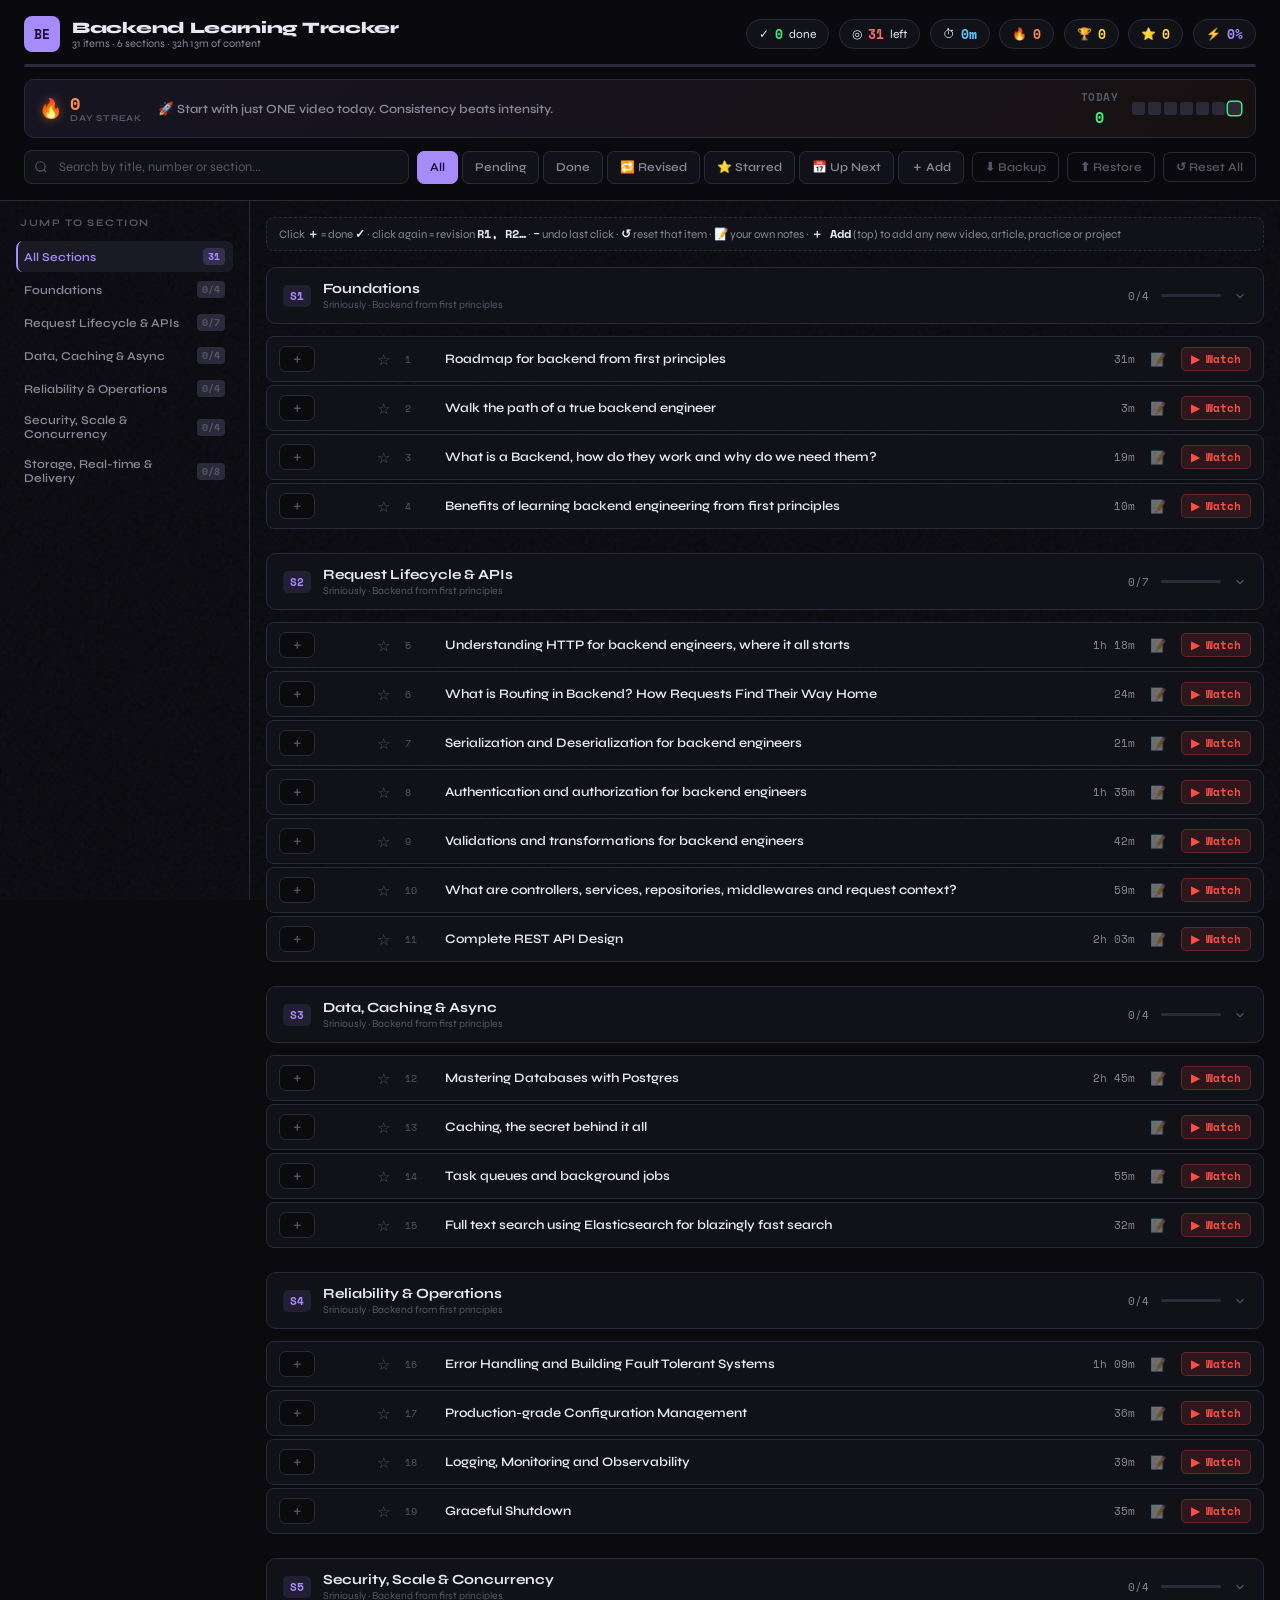
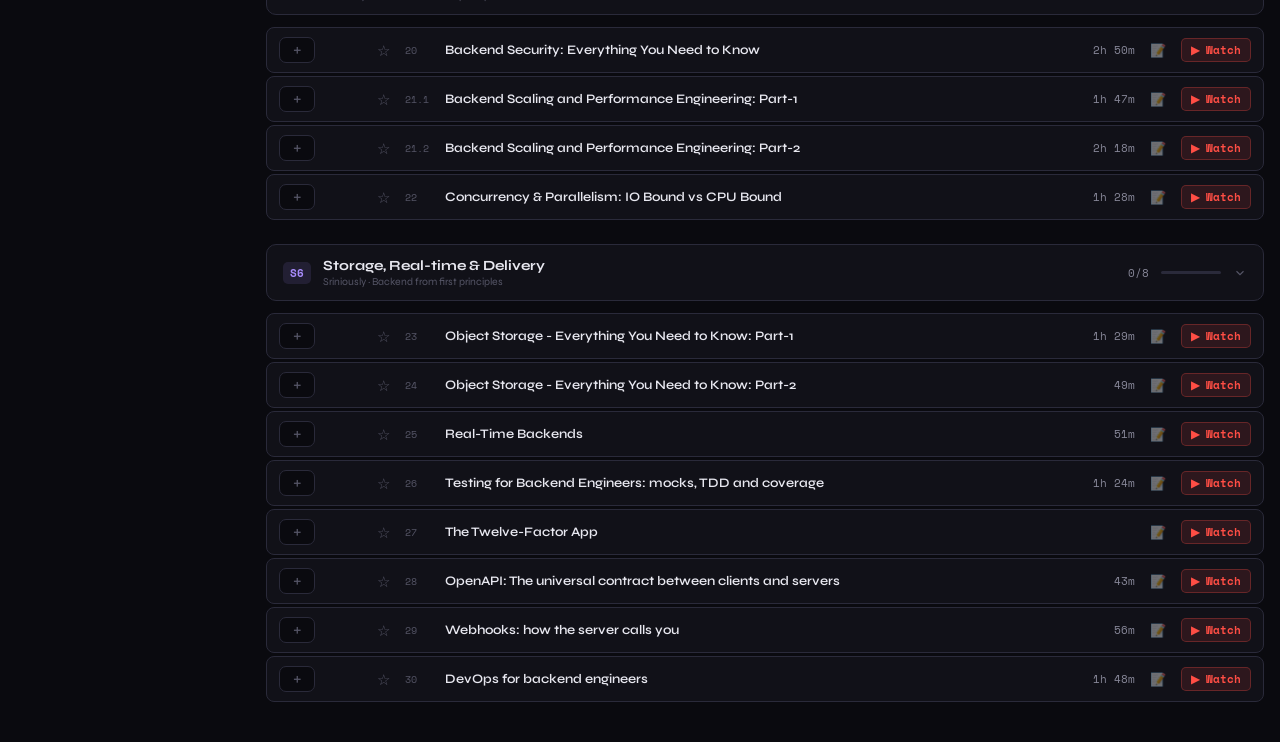
<file: backend_learning_tracker.html>
<!DOCTYPE html>
<html lang="en">
<head>
<meta charset="UTF-8">
<meta name="viewport" content="width=device-width, initial-scale=1.0">
<title>Backend Learning Tracker</title>
<link href="https://fonts.googleapis.com/css2?family=Space+Mono:wght@400;700&family=Syne:wght@400;600;700;800&display=swap" rel="stylesheet">
<style>
:root {
  --bg:#0a0a0f; --surface:#111118; --surface2:#1a1a24; --border:#2a2a3a;
  --accent:#a78bfa; --accent2:#ff6b6b; --accent3:#43e97b; --accent4:#f7971e;
  --text:#e8e8f0; --text2:#888899; --text3:#555566;
  --yt:#ff4e45; --done-bg:rgba(67,233,123,0.06);
  --gold:#ffd54a; --streak:#ff8a4c; --hh:230px;
}
* { box-sizing:border-box; margin:0; padding:0; }
body { background:var(--bg); color:var(--text); font-family:'Syne',sans-serif; min-height:100vh; overflow-x:hidden; }
body::before { content:''; position:fixed; inset:0; pointer-events:none; z-index:0;
  background-image:url("data:image/svg+xml,%3Csvg viewBox='0 0 256 256' xmlns='http://www.w3.org/2000/svg'%3E%3Cfilter id='noise'%3E%3CfeTurbulence type='fractalNoise' baseFrequency='0.9' numOctaves='4' stitchTiles='stitch'/%3E%3C/filter%3E%3Crect width='100%25' height='100%25' filter='url(%23noise)' opacity='0.04'/%3E%3C/svg%3E"); }

.header { position:sticky; top:0; z-index:100; background:rgba(10,10,15,0.92); backdrop-filter:blur(20px); border-bottom:1px solid var(--border); padding:1rem 1.5rem; }
.header-top { display:flex; align-items:center; justify-content:space-between; margin-bottom:.75rem; }
.logo { display:flex; align-items:center; gap:.75rem; }
.logo-icon { width:36px; height:36px; background:var(--accent); border-radius:8px; display:flex; align-items:center; justify-content:center; font-family:'Space Mono',monospace; font-size:13px; font-weight:700; color:#150a33; flex-shrink:0; }
.logo-text h1 { font-size:16px; font-weight:800; letter-spacing:-.3px; }
.logo-text p { font-size:11px; color:var(--text2); }
.header-stats { display:flex; gap:.6rem; align-items:center; flex-wrap:wrap; justify-content:flex-end; }
.stat-pill { background:var(--surface); border:1px solid var(--border); border-radius:20px; padding:4px 12px; font-size:12px; display:flex; align-items:center; gap:6px; }
.stat-pill .num { font-family:'Space Mono',monospace; font-size:13px; font-weight:700; }
.stat-pill.done .num { color:var(--accent3); } .stat-pill.rem .num { color:var(--accent2); }
.stat-pill.pct .num { color:var(--accent); } .stat-pill.streak .num { color:var(--streak); }
.stat-pill.maxstreak .num, .stat-pill.star .num { color:var(--gold); }
.stat-pill.time .num { color:#5ec8ff; }

.progress-track { height:3px; background:var(--border); border-radius:3px; overflow:hidden; margin-bottom:.75rem; }
.progress-fill { height:100%; background:linear-gradient(90deg,var(--accent),var(--accent3)); border-radius:3px; transition:width .4s ease; }

.dashboard-card { display:flex; align-items:center; gap:16px; background:linear-gradient(135deg,rgba(167,139,250,.09),rgba(255,138,76,.05)); border:1px solid var(--border); border-radius:10px; padding:9px 14px; margin-bottom:.75rem; flex-wrap:wrap; }
.streak-badge { display:flex; align-items:center; gap:7px; flex-shrink:0; }
.streak-flame { font-size:19px; filter:drop-shadow(0 0 5px rgba(255,138,76,.45)); }
.streak-badge-text { display:flex; flex-direction:column; line-height:1.15; }
.streak-num { font-family:'Space Mono',monospace; font-weight:700; font-size:17px; color:var(--streak); }
.streak-label { font-size:9px; font-weight:700; letter-spacing:.8px; text-transform:uppercase; color:var(--text3); }
.motivation-text { flex:1; min-width:180px; font-size:12.5px; font-weight:600; color:var(--text2); }
.mini-stats { display:flex; align-items:center; gap:14px; flex-shrink:0; }
.today-stat { font-family:'Space Mono',monospace; font-size:10.5px; font-weight:700; letter-spacing:.5px; color:var(--text3); display:flex; flex-direction:column; align-items:center; gap:1px; text-transform:uppercase; }
.today-stat .num { font-size:15px; color:var(--accent3); }
.activity-squares { display:flex; gap:3px; align-items:flex-end; }
.activity-sq { width:13px; height:13px; border-radius:3px; background:var(--border); transition:transform .15s; }
.activity-sq:hover { transform:scale(1.2); }
.activity-sq[data-level="1"] { background:rgba(67,233,123,.32); }
.activity-sq[data-level="2"] { background:rgba(67,233,123,.62); }
.activity-sq[data-level="3"] { background:rgba(67,233,123,.95); }
.activity-sq.today { box-shadow:0 0 0 1.5px var(--accent3); }

.controls { display:flex; gap:.5rem; flex-wrap:wrap; align-items:center; }
.search-wrap { position:relative; flex:1; min-width:200px; }
.search-wrap svg { position:absolute; left:10px; top:50%; transform:translateY(-50%); color:var(--text3); pointer-events:none; }
#search { width:100%; background:var(--surface); border:1px solid var(--border); border-radius:8px; padding:8px 10px 8px 34px; color:var(--text); font-family:'Syne',sans-serif; font-size:13px; outline:none; transition:border-color .2s; }
#search:focus { border-color:var(--accent); } #search::placeholder { color:var(--text3); }
.filter-group { display:flex; gap:4px; flex-wrap:wrap; }
.fbtn { background:var(--surface); border:1px solid var(--border); border-radius:7px; padding:7px 12px; font-size:12px; font-family:'Syne',sans-serif; font-weight:600; color:var(--text2); cursor:pointer; transition:all .15s; white-space:nowrap; }
.fbtn:hover { border-color:var(--accent); color:var(--text); }
.fbtn.on { background:var(--accent); border-color:var(--accent); color:#150a33; }
.fbtn.on-done { background:var(--accent3); border-color:var(--accent3); color:#000; }
.fbtn.on-pend { background:var(--accent2); border-color:var(--accent2); color:#fff; }
.fbtn.on-star { background:linear-gradient(135deg,var(--gold),#f7971e); border-color:var(--gold); color:#1a1206; }
.fbtn.on-rev { background:#5ec8ff; border-color:#5ec8ff; color:#001a26; }
.fbtn.panel-on { background:var(--accent4); border-color:var(--accent4); color:#1a1206; }
.reset-btn { background:transparent; border:1px solid var(--border); border-radius:7px; padding:7px 12px; font-size:12px; font-family:'Syne',sans-serif; font-weight:600; color:var(--text3); cursor:pointer; transition:all .15s; }
.reset-btn:hover { border-color:var(--accent2); color:var(--accent2); }
.reset-btn.soft:hover { border-color:var(--accent); color:var(--accent); }

.main { display:flex; position:relative; z-index:1; }
.sidebar { width:250px; flex-shrink:0; position:sticky; top:var(--hh); height:calc(100vh - var(--hh)); overflow-y:auto; border-right:1px solid var(--border); padding:1rem; scrollbar-width:thin; scrollbar-color:var(--border) transparent; }
.sidebar-title { font-size:10px; font-weight:700; letter-spacing:1.5px; text-transform:uppercase; color:var(--text3); margin-bottom:.75rem; padding-left:4px; }
.step-btn { display:flex; align-items:center; justify-content:space-between; gap:6px; width:100%; background:transparent; border:none; border-radius:7px; padding:7px 8px; font-size:12px; font-family:'Syne',sans-serif; font-weight:600; color:var(--text2); cursor:pointer; transition:all .15s; text-align:left; margin-bottom:2px; }
.step-btn:hover { background:var(--surface2); color:var(--text); }
.step-btn.on { background:var(--surface2); color:var(--accent); border-left:2px solid var(--accent); padding-left:6px; }
.step-btn .step-name { flex:1; }
.step-btn .step-count { font-family:'Space Mono',monospace; font-size:10px; color:var(--text3); background:var(--border); border-radius:4px; padding:1px 5px; flex-shrink:0; }
.step-btn.on .step-count { background:rgba(167,139,250,.2); color:var(--accent); }

.content { flex:1; min-width:0; padding:1rem; }
.hint { font-size:11.5px; color:var(--text2); background:var(--surface); border:1px dashed var(--border); border-radius:8px; padding:7px 12px; margin-bottom:1rem; line-height:1.5; }
.hint b { color:var(--text); font-family:'Space Mono',monospace; }

.step-section { margin-bottom:1.5rem; }
.step-header { display:flex; align-items:center; gap:.75rem; margin-bottom:.75rem; padding:.75rem 1rem; background:var(--surface); border:1px solid var(--border); border-radius:10px; cursor:pointer; transition:border-color .2s; }
.step-header:hover { border-color:var(--accent); }
.step-num { font-family:'Space Mono',monospace; font-size:11px; font-weight:700; color:var(--accent); background:rgba(167,139,250,.12); border-radius:5px; padding:3px 7px; flex-shrink:0; }
.step-title { font-size:14px; font-weight:700; flex:1; min-width:0; }
.step-title small { display:block; font-size:10.5px; font-weight:400; color:var(--text3); margin-top:1px; }
.step-progress-text { font-family:'Space Mono',monospace; font-size:11px; color:var(--text2); flex-shrink:0; }
.step-mini-bar { width:60px; height:3px; background:var(--border); border-radius:3px; overflow:hidden; flex-shrink:0; }
.step-mini-fill { height:100%; background:var(--accent3); border-radius:3px; transition:width .3s; }
.step-chevron { color:var(--text3); transition:transform .2s; flex-shrink:0; }
.step-section.collapsed .step-chevron { transform:rotate(-90deg); }
.step-section.collapsed .problems-list { display:none; }

.problems-list { display:flex; flex-direction:column; gap:3px; }
.item { display:flex; flex-direction:column; }
.prob { display:flex; align-items:center; gap:10px; padding:9px 12px; background:var(--surface); border:1px solid var(--border); border-radius:8px; transition:all .15s; animation:fadeIn .2s ease; }
.prob:hover { background:var(--surface2); transform:translateX(2px); }
.prob.done { background:var(--done-bg); border-color:rgba(67,233,123,.15); opacity:.75; }
@keyframes fadeIn { from{opacity:0;transform:translateY(4px)} to{opacity:1;transform:translateY(0)} }

.cnt-wrap { display:flex; align-items:center; gap:3px; flex-shrink:0; }
.cnt-btn { min-width:36px; height:26px; padding:0 7px; border:1.5px solid var(--border); border-radius:7px; background:var(--bg); color:var(--text3); font-family:'Space Mono',monospace; font-size:12px; font-weight:700; cursor:pointer; display:flex; align-items:center; justify-content:center; transition:all .15s; }
.cnt-btn:hover { border-color:var(--accent3); color:var(--accent3); }
.cnt-btn.has { background:var(--accent3); border-color:var(--accent3); color:#000; }
.cnt-btn.rev { background:#5ec8ff; border-color:#5ec8ff; color:#001a26; }
.cnt-btn.has:hover, .cnt-btn.rev:hover { filter:brightness(1.12); color:#000; }
.cnt-mini { width:20px; height:20px; padding:0; border:none; border-radius:5px; background:transparent; color:var(--text3); font-size:13px; line-height:1; cursor:pointer; transition:all .15s; }
.cnt-mini:hover { background:var(--surface2); color:var(--accent2); }
.cnt-mini.hid { visibility:hidden; pointer-events:none; }

.prob-num { font-family:'Space Mono',monospace; font-size:10px; color:var(--text3); min-width:30px; flex-shrink:0; }
.prob-name { flex:1; min-width:0; display:flex; flex-direction:column; gap:1px; }
.prob-title { font-size:13px; font-weight:600; color:var(--text); }
.prob.done .prob-title { text-decoration:line-through; color:var(--text3); }
.solved-date { font-size:10px; font-family:'Space Mono',monospace; color:var(--text3); cursor:default; }
.solved-date:hover { color:var(--accent3); }
.pat-tag { font-size:9.5px; font-family:'Space Mono',monospace; color:var(--text3); }

.star-btn { width:24px; height:24px; flex-shrink:0; display:flex; align-items:center; justify-content:center; background:transparent; border:none; border-radius:6px; font-size:15px; line-height:1; color:var(--text3); cursor:pointer; transition:all .15s; }
.star-btn:hover { background:var(--surface2); color:var(--gold); }
.star-btn.starred { color:var(--gold); text-shadow:0 0 8px rgba(255,213,74,.55); animation:starPop .3s ease; }
@keyframes starPop { 0%{transform:scale(1)} 45%{transform:scale(1.35)} 100%{transform:scale(1)} }
.note-btn { width:26px; height:26px; flex-shrink:0; background:transparent; border:none; border-radius:6px; font-size:13px; cursor:pointer; opacity:.4; transition:all .15s; }
.note-btn:hover { background:var(--surface2); opacity:1; }
.note-btn.has { opacity:1; background:rgba(255,213,74,.12); }

.dur { font-family:'Space Mono',monospace; font-size:10.5px; color:var(--text2); flex-shrink:0; min-width:48px; text-align:right; }
.typechip { font-size:9px; font-weight:700; letter-spacing:.4px; padding:2px 6px; border-radius:4px; flex-shrink:0; background:rgba(167,139,250,.12); color:var(--accent); text-transform:uppercase; }
.links { display:flex; gap:5px; flex-shrink:0; align-items:center; }
.lnk { display:inline-flex; align-items:center; gap:4px; padding:3px 9px; border-radius:5px; font-size:11px; font-weight:700; font-family:'Space Mono',monospace; text-decoration:none; transition:all .15s; white-space:nowrap; background:rgba(255,78,69,.12); border:1px solid rgba(255,78,69,.28); color:var(--yt); }
.lnk:hover { transform:translateY(-1px); background:rgba(255,78,69,.2); }
.lnk.other { background:rgba(167,139,250,.12); border-color:rgba(167,139,250,.28); color:var(--accent); }
.del-btn { width:22px; height:22px; border:none; border-radius:5px; background:transparent; color:var(--text3); cursor:pointer; font-size:12px; }
.del-btn:hover { background:var(--surface2); color:var(--accent2); }

.note-box { margin:2px 0 4px 0; padding:8px 10px; background:var(--surface); border:1px solid var(--border); border-radius:8px; }
.note-box textarea { width:100%; min-height:84px; resize:vertical; background:var(--bg); border:1px solid var(--border); border-radius:6px; padding:8px 10px; color:var(--text); font-family:'Syne',sans-serif; font-size:12.5px; line-height:1.5; outline:none; }
.note-box textarea:focus { border-color:var(--accent); }
.note-box .nh { font-size:10.5px; color:var(--text3); margin-bottom:5px; }

.plan { background:linear-gradient(135deg,rgba(247,151,30,.08),rgba(167,139,250,.06)); border:1px solid rgba(247,151,30,.35); border-radius:12px; padding:14px; margin-bottom:1.5rem; }
.plan h2 { font-size:14px; font-weight:800; margin-bottom:4px; }
.plan .sub { font-size:11.5px; color:var(--text2); margin-bottom:10px; }
.plan h3 { font-size:10px; letter-spacing:1.4px; text-transform:uppercase; color:var(--text3); margin:10px 0 6px; }
.plan .prob { margin-bottom:3px; }
.plan-note { font-size:11px; color:var(--text3); margin-top:10px; line-height:1.5; }
.form-grid { display:grid; grid-template-columns:1fr 1fr; gap:10px; }
.form-grid label { display:flex; flex-direction:column; gap:4px; font-size:11px; color:var(--text2); font-weight:600; }
.form-grid label.wide { grid-column:1 / -1; }
.form-grid input, .form-grid select { background:var(--bg); border:1px solid var(--border); border-radius:7px; padding:8px 10px; color:var(--text); font-family:'Syne',sans-serif; font-size:13px; outline:none; }
.form-grid input:focus, .form-grid select:focus { border-color:var(--accent); }
.form-actions { display:flex; gap:8px; margin-top:12px; }

.empty { text-align:center; padding:3rem 1rem; color:var(--text3); }
.empty svg { margin-bottom:1rem; opacity:.3; } .empty p { font-size:14px; }

::-webkit-scrollbar { width:5px; } ::-webkit-scrollbar-track { background:transparent; } ::-webkit-scrollbar-thumb { background:var(--border); border-radius:3px; }

@media (max-width:768px) {
  .sidebar { display:none; }
  .header { padding:.75rem 1rem; }
  .header-top { flex-wrap:wrap; gap:.5rem; }
  .header-stats { width:100%; justify-content:flex-start; gap:6px; }
  .dashboard-card { flex-direction:column; align-items:flex-start; gap:8px; padding:10px 12px; }
  .mini-stats { width:100%; justify-content:space-between; }
  .star-btn { width:30px; height:30px; font-size:17px; }
  .prob { flex-wrap:wrap; }
  .prob-title { font-size:12.5px; }
  .form-grid { grid-template-columns:1fr; }
}
</style>
</head>
<body>

<header class="header" id="header">
  <div class="header-top">
    <div class="logo">
      <div class="logo-icon">BE</div>
      <div class="logo-text">
        <h1>Backend Learning Tracker</h1>
        <p id="header-sub"></p>
      </div>
    </div>
    <div class="header-stats">
      <div class="stat-pill done">✓ <span class="num" id="s-done">0</span> done</div>
      <div class="stat-pill rem">◎ <span class="num" id="s-rem">0</span> left</div>
      <div class="stat-pill time">⏱ <span class="num" id="s-time">0m</span></div>
      <div class="stat-pill streak">🔥 <span class="num" id="s-streak">0</span></div>
      <div class="stat-pill maxstreak">🏆 <span class="num" id="s-maxstreak">0</span></div>
      <div class="stat-pill star">⭐ <span class="num" id="s-star">0</span></div>
      <div class="stat-pill pct">⚡ <span class="num" id="s-pct">0%</span></div>
    </div>
  </div>
  <div class="progress-track"><div class="progress-fill" id="prog-fill" style="width:0%"></div></div>
  <div class="dashboard-card">
    <div class="streak-badge">
      <span class="streak-flame">🔥</span>
      <div class="streak-badge-text">
        <span class="streak-num" id="dash-streak-num">0</span>
        <span class="streak-label">day streak</span>
      </div>
    </div>
    <div class="motivation-text" id="dash-message"></div>
    <div class="mini-stats">
      <div class="today-stat">Today<span class="num" id="dash-today-num">0</span></div>
      <div class="activity-squares" id="activity-squares"></div>
    </div>
  </div>
  <div class="controls">
    <div class="search-wrap">
      <svg width="14" height="14" viewBox="0 0 24 24" fill="none" stroke="currentColor" stroke-width="2"><circle cx="11" cy="11" r="8"/><path d="m21 21-4.35-4.35"/></svg>
      <input type="text" id="search" placeholder="Search by title, number or section...">
    </div>
    <div class="filter-group">
      <button class="fbtn on" id="f-all" onclick="setFilter('all')">All</button>
      <button class="fbtn" id="f-pend" onclick="setFilter('pending')">Pending</button>
      <button class="fbtn" id="f-done" onclick="setFilter('done')">Done</button>
      <button class="fbtn" id="f-rev" onclick="setFilter('revised')">🔁 Revised</button>
      <button class="fbtn" id="f-star" onclick="setFilter('starred')">⭐ Starred</button>
      <button class="fbtn" id="f-plan" onclick="togglePanel('plan')">📅 Up Next</button>
      <button class="fbtn" id="f-add" onclick="togglePanel('add')">＋ Add</button>
    </div>
    <button class="reset-btn soft" onclick="exportData()" title="Download a backup of your progress and notes">⬇ Backup</button>
    <button class="reset-btn soft" onclick="document.getElementById('imp').click()" title="Restore from a backup file">⬆ Restore</button>
    <input type="file" id="imp" accept="application/json" style="display:none">
    <button class="reset-btn" onclick="resetAll()">↺ Reset All</button>
  </div>
</header>

<div class="main">
  <aside class="sidebar" id="sidebar"></aside>
  <div class="content" id="content"></div>
</div>

<script>
/* ======================================================================
   CONTENT
   To add more by hand: add a line  label|title|duration  to a section,
   or add a new ["Section name", "Resource name", `lines`] block.
   (You can also just use the ＋ Add button inside the app.)
   ====================================================================== */
const PL_ID = 'PLui3EUkuMTPgZcV0QhQrOcwMPcBCcd_Q1';
const PLAYLIST_URL = 'https://www.youtube.com/playlist?list=' + PL_ID;
const RES_SRI = 'Sriniously · Backend from first principles';

const BASE = [
["Foundations", RES_SRI, `
1|Roadmap for backend from first principles|31:24
2|Walk the path of a true backend engineer|3:53
3|What is a Backend, how do they work and why do we need them?|19:01
4|Benefits of learning backend engineering from first principles|10:11`],
["Request Lifecycle & APIs", RES_SRI, `
5|Understanding HTTP for backend engineers, where it all starts|1:18:13
6|What is Routing in Backend? How Requests Find Their Way Home|24:04
7|Serialization and Deserialization for backend engineers|21:48
8|Authentication and authorization for backend engineers|1:35:57
9|Validations and transformations for backend engineers|42:48
10|What are controllers, services, repositories, middlewares and request context?|59:57
11|Complete REST API Design|2:03:34`],
["Data, Caching & Async", RES_SRI, `
12|Mastering Databases with Postgres|2:45:25
13|Caching, the secret behind it all|
14|Task queues and background jobs|55:47
15|Full text search using Elasticsearch for blazingly fast search|32:08`],
["Reliability & Operations", RES_SRI, `
16|Error Handling and Building Fault Tolerant Systems|1:09:25
17|Production-grade Configuration Management|36:14
18|Logging, Monitoring and Observability|39:51
19|Graceful Shutdown|35:56`],
["Security, Scale & Concurrency", RES_SRI, `
20|Backend Security: Everything You Need to Know|2:50:03
21.1|Backend Scaling and Performance Engineering: Part-1|1:47:31
21.2|Backend Scaling and Performance Engineering: Part-2|2:18:11
22|Concurrency & Parallelism: IO Bound vs CPU Bound|1:28:06`],
["Storage, Real-time & Delivery", RES_SRI, `
23|Object Storage - Everything You Need to Know: Part-1|1:29:29
24|Object Storage - Everything You Need to Know: Part-2|49:37
25|Real-Time Backends|51:54
26|Testing for Backend Engineers: mocks, TDD and coverage|1:24:32
27|The Twelve-Factor App|
28|OpenAPI: The universal contract between clients and servers|43:55
29|Webhooks: how the server calls you|56:07
30|DevOps for backend engineers|1:48:26`]
];

function parseDur(s) {
  if(!s) return 0;
  const p = s.trim().split(':').map(Number);
  if(p.some(isNaN)) return 0;
  return p.reduce((a, v) => a * 60 + v, 0);
}
function fmtDur(sec) {
  if(!sec) return '';
  const h = Math.floor(sec / 3600), m = Math.floor((sec % 3600) / 60);
  if(h) return h + 'h ' + String(m).padStart(2, '0') + 'm';
  return m ? m + 'm' : sec + 's';
}

/* YouTube video IDs in playlist order (1, 2, 3 … 21.1, 21.2, 22 … 30). */
const VIDEO_IDS = [
  '0Rwb4Xmlcwc','3qFjZbFRSAU','6Ss4dJD9Kzg','6fqZs5Z3k9A','a3C1DMswClQ','SubuU1iOC2s','vzg90tY3uM0','A95rliroC8Q',
  'qedj_JjjL-U','hyc-7w3pee8','RG6q57DwV8Y','F7Vwp2Xo5Do','estH64OkwxU','r-nQsyguU1Y','7_sovzAhRSM','8NaM_9aKS24',
  'GR9NtirPXyc','5PEuwgLOQQM','6rfBgphiCWM','xB1C1xZZW4k','z7kt_p44rjs','sOhAopEwjH4','bs9MEYRTA30','Ie0TjKI9cDI',
  'iWrVCxexUWY','wUQryt697cs','HgVrfHX92y4','2_fcv3-XfN4','CwKsU84jIWs','eWM0CVReP04','_E8X5RIJfQ4'
];

/* Base items get fixed ids 1..N (playlist order). Custom items get ids from 1001. */
const BASE_SECTIONS = [];
(function build() {
  let id = 0;
  BASE.forEach(([name, res, text]) => {
    const items = text.trim().split('\n').map(line => {
      const [label, title, dur] = line.split('|');
      id++;
      return { id, label, title, dur: parseDur(dur), type: 'video',
               url: 'https://www.youtube.com/watch?v=' + VIDEO_IDS[id - 1] + '&list=' + PL_ID + '&index=' + id, custom: false };
    });
    BASE_SECTIONS.push({ name, res, items });
  });
})();

const TYPE_ICON = { video:'▶ Video', article:'📄 Article', practice:'💻 Practice', project:'🛠 Project' };

/* ======================= STATE ======================= */
const STORAGE_KEY = 'backend_learning_tracker_v1';
let state = freshState();
let filter = 'all';
let activeStep = 'all';
let panel = null;            // null | 'plan' | 'add'
const openNotes = {};        // id -> true while the note box is open

function freshState() { return { version: 1, problems: {}, maxStreak: 0, collapsedSteps: {}, custom: [], nextId: 1001 }; }
function emptyProblemState() { return { done:false, count:0, log:[], firstSolvedDate:null, completedOn:null, starred:false, note:'' }; }
function saveState() { try { localStorage.setItem(STORAGE_KEY, JSON.stringify(state)); } catch(e) {} }
function normalizeState(p) {
  const s = freshState();
  if(!p || typeof p !== 'object') return s;
  s.problems = (p.problems && typeof p.problems === 'object') ? p.problems : {};
  Object.keys(s.problems).forEach(k => { const ps = s.problems[k]; if(ps && !Array.isArray(ps.log)) ps.log = []; });
  s.maxStreak = typeof p.maxStreak === 'number' ? p.maxStreak : 0;
  s.collapsedSteps = (p.collapsedSteps && typeof p.collapsedSteps === 'object') ? p.collapsedSteps : {};
  s.custom = Array.isArray(p.custom) ? p.custom.filter(c => c && c.id && c.title && c.section) : [];
  s.nextId = Math.max(typeof p.nextId === 'number' ? p.nextId : 1001, ...s.custom.map(c => c.id + 1), 1001);
  return s;
}
function loadState() {
  try { const raw = localStorage.getItem(STORAGE_KEY); if(raw) { state = normalizeState(JSON.parse(raw)); return; } } catch(e) {}
  state = freshState();
}

/* Sections = base playlist sections + anything added with ＋ Add */
function getSections() {
  const secs = BASE_SECTIONS.map(s => ({ name:s.name, res:s.res, items:s.items.slice() }));
  state.custom.forEach(c => {
    let s = secs.find(x => x.name.toLowerCase() === c.section.toLowerCase());
    if(!s) { s = { name:c.section, res:'My additions', items:[] }; secs.push(s); }
    s.items.push({ id:c.id, label:'•', title:c.title, dur:c.dur || 0, type:c.type || 'article', url:c.url || '', custom:true });
  });
  secs.forEach((s, i) => { s.id = i + 1; });
  return secs;
}
function allItems() {
  const out = [];
  getSections().forEach(s => s.items.forEach(it => out.push(Object.assign({ sec:s.name }, it))));
  return out;
}

/* ======================= HELPERS ======================= */
function getProblemState(n) { return state.problems[n] || emptyProblemState(); }
function getCount(n) { return getProblemState(n).count || 0; }
function dateKeyFromDate(d) { return `${d.getFullYear()}-${String(d.getMonth()+1).padStart(2,'0')}-${String(d.getDate()).padStart(2,'0')}`; }
function getTodayKey() { return dateKeyFromDate(new Date()); }
function formatDate(k) {
  if(!k) return '';
  const [y,m,d] = k.split('-').map(Number);
  const months = ['Jan','Feb','Mar','Apr','May','Jun','Jul','Aug','Sep','Oct','Nov','Dec'];
  return `${months[m-1]} ${d}, ${y}`;
}
function esc(s) { return String(s).replace(/[&<>"]/g, c => ({'&':'&amp;','<':'&lt;','>':'&gt;','"':'&quot;'}[c])); }

function getDailyActivity() {
  const map = {};
  Object.values(state.problems).forEach(ps => (ps.log || []).forEach(d => { map[d] = (map[d] || 0) + 1; }));
  return map;
}
function calculateCurrentStreak(activity) {
  activity = activity || getDailyActivity();
  let streak = 0;
  const d = new Date();
  if(!(activity[dateKeyFromDate(d)] > 0)) d.setDate(d.getDate() - 1);   // streak stays alive until midnight
  while(activity[dateKeyFromDate(d)] > 0) { streak++; d.setDate(d.getDate() - 1); }
  return streak;
}
function calculateMaxStreak(activity) {
  activity = activity || getDailyActivity();
  const keys = Object.keys(activity).filter(k => activity[k] > 0).sort();
  let longest = 0, run = 0, prev = null;
  keys.forEach(k => {
    const [y,m,d] = k.split('-').map(Number);
    const cur = new Date(y, m-1, d);
    run = (prev && Math.round((cur - prev) / 86400000) === 1) ? run + 1 : 1;
    longest = Math.max(longest, run);
    prev = cur;
  });
  const best = Math.max(longest, calculateCurrentStreak(activity), state.maxStreak || 0);
  if(best > (state.maxStreak || 0)) { state.maxStreak = best; saveState(); }
  return state.maxStreak || 0;
}
function getMotivationMessage(streak, doneCount, total) {
  if(total > 0 && doneCount === total) return `🏆 Everything on the list is done. Now build something with it — and add the next topic.`;
  if(doneCount === 0) return `🚀 Start with just ONE video today. Consistency beats intensity.`;
  if(streak === 0) return `🔄 Yesterday was history. Pick one video and start again today.`;
  if(streak <= 2) return `🔥 You're building the habit. Don't break the chain.`;
  if(streak <= 6) return `💪 Discipline is forming. Keep showing up.`;
  if(streak <= 13) return `⚡ One week strong. Your consistency is becoming a skill.`;
  if(streak <= 29) return `🏆 Two weeks+ of discipline. Keep pushing.`;
  return `👑 30+ day streak. This is serious consistency.`;
}
function doneItemsInSection(s) { return s.items.filter(it => getCount(it.id) >= 1).length; }

/* ======================= COUNTER (watch → revise) ======================= */
function syncDerived(ps) {
  ps.count = Math.max(0, ps.count || 0);
  ps.done = ps.count >= 1;
  ps.firstSolvedDate = ps.log.length ? ps.log[0] : (ps.done ? ps.firstSolvedDate : null);
  ps.completedOn = ps.log.length ? ps.log[ps.log.length - 1] : null;
  return ps;
}
function mutateProblem(n, fn) {
  const ps = Object.assign(emptyProblemState(), state.problems[n]);
  ps.log = (ps.log || []).slice();
  fn(ps);
  syncDerived(ps);
  state.problems[n] = ps;
  saveState();
  refreshAll();
}
function bumpProblem(n) { mutateProblem(n, ps => { ps.count++; ps.log.push(getTodayKey()); }); }
function decProblem(n) {
  mutateProblem(n, ps => {
    if(ps.count > 0) { ps.count--; if(ps.log.length > ps.count) ps.log.pop(); }
    if(ps.count === 0) ps.log = [];
  });
}
function resetProblem(n) {
  if(getCount(n) > 1 && !confirm('Reset this item to 0? Its dates will be cleared (notes and star are kept).')) return;
  mutateProblem(n, ps => { ps.count = 0; ps.log = []; });
}
function toggleStar(n, evt) {
  if(evt) evt.stopPropagation();
  mutateProblem(n, ps => { ps.starred = !ps.starred; });
}
function toggleNote(n) { openNotes[n] = !openNotes[n]; renderContent(); }
function saveNote(n, val) {          // no re-render, so typing never loses focus
  const ps = Object.assign(emptyProblemState(), state.problems[n]);
  ps.log = (ps.log || []).slice();
  ps.note = val;
  state.problems[n] = ps;
  saveState();
  const b = document.getElementById('nb-' + n);
  if(b) b.classList.toggle('has', !!val.trim());
}
function resetAll() {
  if(!confirm('Reset ALL progress, dates, stars, notes and streak history? Items you added with ＋ Add are kept. This cannot be undone.')) return;
  const keep = state.custom, nid = state.nextId, col = state.collapsedSteps;
  state = freshState(); state.custom = keep; state.nextId = nid; state.collapsedSteps = col;
  saveState();
  Object.keys(openNotes).forEach(k => delete openNotes[k]);
  setFilter('all');
}

function counterHtml(n) {
  const c = getCount(n);
  const label = c === 0 ? '＋' : c === 1 ? '✓' : 'R' + (c - 1);
  const cls = c === 0 ? '' : c === 1 ? ' has' : ' rev';
  const tip = c === 0 ? 'Click: mark as done'
    : c === 1 ? 'Done. Click again to log a revision'
    : 'Done + revised ' + (c - 1) + '×. Click to log another revision';
  return `<div class="cnt-wrap"><button type="button" class="cnt-btn${cls}" onclick="bumpProblem(${n})" title="${tip}">${label}</button>`
    + `<button type="button" class="cnt-mini${c?'':' hid'}" onclick="decProblem(${n})" title="Undo last click">−</button>`
    + `<button type="button" class="cnt-mini${c?'':' hid'}" onclick="resetProblem(${n})" title="Reset this item">↺</button></div>`;
}
function dateHtmlFor(ps) {
  if(!ps.done) return '';
  let t = ps.firstSolvedDate ? 'Done ' + formatDate(ps.firstSolvedDate) : 'Done';
  const r = (ps.count || 1) - 1;
  if(r > 0) {
    t += ` · Revised ${r}×`;
    if(ps.completedOn && ps.completedOn !== ps.firstSolvedDate) t += ` · last ${formatDate(ps.completedOn)}`;
  }
  return `<span class="solved-date" title="${esc((ps.log || []).map(formatDate).join(', '))}">${t}</span>`;
}
function hintHtml() {
  return `<div class="hint">Click <b>＋</b> = done <b>✓</b> · click again = revision <b>R1, R2…</b> · <b>−</b> undo last click · <b>↺</b> reset that item · <b>📝</b> your own notes · <b>＋ Add</b> (top) to add any new video, article, practice or project</div>`;
}
function linkHtml(it) {
  if(!it.url) return '';
  const isYt = it.type === 'video';
  return `<a class="lnk${isYt?'':' other'}" href="${esc(it.url)}" target="_blank" rel="noopener">${isYt ? '▶ Watch' : 'Open ↗'}</a>`;
}
function rowHtml(it, ps, opts) {
  opts = opts || {};
  const done = ps.done;
  const hasNote = !!(ps.note && ps.note.trim());
  let h = `<div class="item" id="item-${it.id}"><div class="prob${done?' done':''}">
    ${counterHtml(it.id)}
    <button type="button" class="star-btn${ps.starred?' starred':''}" onclick="toggleStar(${it.id}, event)" title="Mark as Important" aria-label="Star item">${ps.starred?'★':'☆'}</button>
    <span class="prob-num">${esc(it.label)}</span>
    <div class="prob-name"><span class="prob-title">${esc(it.title)}</span>${opts.tag ? `<span class="pat-tag">${esc(opts.tag)}</span>` : ''}${dateHtmlFor(ps)}</div>
    ${it.custom ? `<span class="typechip">${esc((TYPE_ICON[it.type] || it.type))}</span>` : ''}
    <span class="dur">${fmtDur(it.dur)}</span>
    <button type="button" class="note-btn${hasNote?' has':''}" id="nb-${it.id}" onclick="toggleNote(${it.id})" title="Notes">📝</button>
    <div class="links">${linkHtml(it)}${it.custom ? `<button type="button" class="del-btn" onclick="delCustom(${it.id})" title="Remove this item">✕</button>` : ''}</div>
  </div>`;
  if(openNotes[it.id]) {
    h += `<div class="note-box"><div class="nh">Write it in your own words — what did you understand, what's still confusing?</div>
      <textarea oninput="saveNote(${it.id}, this.value)" placeholder="Notes…">${esc(ps.note || '')}</textarea></div>`;
  }
  return h + `</div>`;
}

/* ======================= ADD ITEMS ======================= */
function togglePanel(name) {
  panel = (panel === name) ? null : name;
  document.getElementById('f-plan').classList.toggle('panel-on', panel === 'plan');
  document.getElementById('f-add').classList.toggle('panel-on', panel === 'add');
  renderContent();
}
function addFormHtml() {
  const opts = getSections().map(s => `<option value="${esc(s.name)}">`).join('');
  return `<div class="plan"><h2>＋ Add to tracker</h2>
    <div class="sub">Add any video, article, practice task or project. Pick an existing section or type a new one.</div>
    <div class="form-grid">
      <label>Section<input id="af-sec" list="af-secs" placeholder="e.g. Redis, Docker, Projects"><datalist id="af-secs">${opts}</datalist></label>
      <label>Type<select id="af-type"><option value="video">▶ Video</option><option value="article">📄 Article / Docs</option><option value="practice">💻 Practice</option><option value="project">🛠 Project</option></select></label>
      <label class="wide">Title<input id="af-title" placeholder="What is it?"></label>
      <label class="wide">Link (optional)<input id="af-url" placeholder="https://..."></label>
      <label>Duration in minutes (optional)<input id="af-dur" type="number" min="0" placeholder="e.g. 45"></label>
    </div>
    <div class="form-actions"><button class="fbtn on" onclick="addCustom()">Add</button><button class="fbtn" onclick="togglePanel('add')">Cancel</button></div></div>`;
}
function addCustom() {
  const sec = document.getElementById('af-sec').value.trim();
  const title = document.getElementById('af-title').value.trim();
  let url = document.getElementById('af-url').value.trim();
  const type = document.getElementById('af-type').value;
  const mins = parseInt(document.getElementById('af-dur').value, 10);
  if(!sec || !title) { alert('Section and title are required.'); return; }
  if(url) {
    if(!/^[a-z][a-z0-9+.-]*:/i.test(url)) url = 'https://' + url;
    if(!/^https?:\/\//i.test(url)) { alert('Link must start with http:// or https://'); return; }
  }
  state.custom.push({ id: state.nextId++, section: sec, title, url, type, dur: (mins > 0 ? mins * 60 : 0) });
  saveState();
  panel = null;
  document.getElementById('f-add').classList.remove('panel-on');
  activeStep = 'all';
  refreshAll();
}
function delCustom(id) {
  if(!confirm('Remove this item from the tracker?')) return;
  state.custom = state.custom.filter(c => c.id !== id);
  delete state.problems[id];
  delete openNotes[id];
  saveState();
  refreshAll();
}

/* ======================= BACKUP ======================= */
function exportData() {
  const blob = new Blob([JSON.stringify(state, null, 2)], { type: 'application/json' });
  const a = document.createElement('a');
  a.href = URL.createObjectURL(blob);
  a.download = 'backend-tracker-backup-' + getTodayKey() + '.json';
  document.body.appendChild(a); a.click(); a.remove();
  setTimeout(() => URL.revokeObjectURL(a.href), 1000);
}
document.getElementById('imp').addEventListener('change', e => {
  const f = e.target.files[0];
  if(!f) return;
  const r = new FileReader();
  r.onload = () => {
    try {
      const parsed = JSON.parse(r.result);
      if(!parsed || typeof parsed.problems !== 'object') throw new Error('bad');
      if(!confirm('Replace current progress, notes and added items with this backup?')) return;
      state = normalizeState(parsed);
      saveState();
      refreshAll();
    } catch(err) { alert('That file is not a valid backup.'); }
  };
  r.readAsText(f);
  e.target.value = '';
});

/* ======================= UP NEXT ======================= */
function seededPick(arr, count, seed) {
  const pool = arr.slice(), out = [];
  let s = seed;
  while(out.length < count && pool.length) {
    s = (s * 1103515245 + 12345) & 0x7fffffff;
    out.push(pool.splice(s % pool.length, 1)[0]);
  }
  return out;
}
function buildPlanHtml() {
  const all = allItems();
  const today = getTodayKey();
  const startedToday = all.filter(it => { const s = getProblemState(it.id); return s.done && s.firstSolvedDate === today; });
  const pending = all.filter(it => getCount(it.id) === 0);
  const next = startedToday.concat(pending.slice(0, Math.max(0, 3 - startedToday.length)));
  const older = all.filter(it => { const s = getProblemState(it.id); return s.done && s.firstSolvedDate !== today; });
  const revise = seededPick(older, 1, parseInt(today.replace(/-/g, ''), 10));

  let h = `<div class="plan"><h2>📅 Up Next — 3 new + 1 revision</h2>
    <div class="sub">The next items in order, plus one older item to revisit. Click the counter when you finish (＋ → ✓ for new, R1, R2… for revision).</div>
    <h3>New (${startedToday.length}/3 started today)</h3>`;
  h += next.length ? next.map(it => rowHtml(it, getProblemState(it.id), { tag: it.sec })).join('') : `<div class="sub">Nothing pending — add the next topic with ＋ Add.</div>`;
  h += `<h3>Revise</h3>`;
  h += revise.length ? revise.map(it => rowHtml(it, getProblemState(it.id), { tag: it.sec })).join('') : `<div class="sub">Finish a few items first — revision picks come from your completed ones.</div>`;
  h += `<div class="plan-note"><b>While watching:</b> pause and write notes in your own words (📝), then build or re-implement a small piece of it yourself before moving on.</div></div>`;
  return h;
}

/* ======================= RENDER ======================= */
function buildSidebar() {
  const secs = getSections();
  const total = secs.reduce((a, s) => a + s.items.length, 0);
  let h = `<div class="sidebar-title">Jump to section</div>`;
  h += `<button class="step-btn${activeStep==='all'?' on':''}" onclick="jumpToStep('all')"><span class="step-name">All Sections</span><span class="step-count">${total}</span></button>`;
  secs.forEach(s => {
    h += `<button class="step-btn${activeStep===s.name?' on':''}" data-sec="${esc(s.name)}" onclick="jumpToStep(this.dataset.sec)"><span class="step-name">${esc(s.name)}</span><span class="step-count">${doneItemsInSection(s)}/${s.items.length}</span></button>`;
  });
  document.getElementById('sidebar').innerHTML = h;
}
function jumpToStep(name) { activeStep = name; buildSidebar(); renderContent(); }
function setFilter(f) {
  filter = f;
  document.querySelectorAll('.fbtn').forEach(b => { if(b.id !== 'f-plan' && b.id !== 'f-add') b.classList.remove('on','on-done','on-pend','on-star','on-rev'); });
  const map = { all:['f-all','on'], done:['f-done','on-done'], pending:['f-pend','on-pend'], revised:['f-rev','on-rev'], starred:['f-star','on-star'] };
  document.getElementById(map[f][0]).classList.add(map[f][1]);
  renderContent();
}
function updateStats() {
  const items = allItems();
  const total = items.length;
  const doneItems = items.filter(it => getCount(it.id) >= 1);
  const d = doneItems.length;
  const starred = items.filter(it => getProblemState(it.id).starred).length;
  const pct = total ? Math.round(d / total * 100) : 0;
  const watched = doneItems.reduce((a, it) => a + (it.dur || 0), 0);
  const totalDur = items.reduce((a, it) => a + (it.dur || 0), 0);
  document.getElementById('s-done').textContent = d;
  document.getElementById('s-rem').textContent = total - d;
  document.getElementById('s-pct').textContent = pct + '%';
  document.getElementById('s-star').textContent = starred;
  document.getElementById('s-time').textContent = fmtDur(watched) || '0m';
  document.getElementById('prog-fill').style.width = pct + '%';
  document.getElementById('header-sub').textContent =
    `${total} items · ${getSections().length} sections · ${fmtDur(totalDur) || '0m'} of content`;
}
function updateDashboard() {
  const activity = getDailyActivity();
  const streak = calculateCurrentStreak(activity);
  const maxStreak = calculateMaxStreak(activity);
  const today = activity[getTodayKey()] || 0;
  const items = allItems();
  const doneCount = items.filter(it => getCount(it.id) >= 1).length;
  document.getElementById('s-streak').textContent = streak;
  document.getElementById('s-maxstreak').textContent = maxStreak;
  document.getElementById('dash-streak-num').textContent = streak;
  document.getElementById('dash-today-num').textContent = today;
  document.getElementById('dash-message').textContent = getMotivationMessage(streak, doneCount, items.length);
  let sq = '';
  for(let i = 6; i >= 0; i--) {
    const d = new Date(); d.setDate(d.getDate() - i);
    const c = activity[dateKeyFromDate(d)] || 0;
    const level = c >= 5 ? 3 : c >= 3 ? 2 : c >= 1 ? 1 : 0;
    sq += `<div class="activity-sq${i===0?' today':''}" data-level="${level}" title="${d.toLocaleDateString('en-US',{weekday:'short'})}: ${c} done"></div>`;
  }
  document.getElementById('activity-squares').innerHTML = sq;
}
function renderContent() {
  const q = document.getElementById('search').value.toLowerCase().trim();
  let html = hintHtml();
  if(panel === 'plan') html += buildPlanHtml();
  if(panel === 'add') html += addFormHtml();
  let totalVisible = 0;

  getSections().forEach(sec => {
    if(activeStep !== 'all' && sec.name !== activeStep) return;
    const items = sec.items.filter(it => {
      const ps = getProblemState(it.id);
      const matchQ = !q || it.title.toLowerCase().includes(q) || it.label.toLowerCase() === q || sec.name.toLowerCase().includes(q);
      const matchF = filter === 'all' || (filter === 'done' && ps.done) || (filter === 'pending' && !ps.done)
        || (filter === 'revised' && (ps.count || 0) >= 2) || (filter === 'starred' && ps.starred);
      return matchQ && matchF;
    });
    if(!items.length) return;
    totalVisible += items.length;

    const doneC = doneItemsInSection(sec);
    const pct = Math.round(doneC / sec.items.length * 100);
    const collapsed = !!state.collapsedSteps[sec.name];
    html += `<div class="step-section${collapsed?' collapsed':''}">
      <div class="step-header" data-sec="${esc(sec.name)}" onclick="toggleCollapse(this.dataset.sec)">
        <span class="step-num">S${sec.id}</span>
        <span class="step-title">${esc(sec.name)}<small>${esc(sec.res)}</small></span>
        <span class="step-progress-text">${doneC}/${sec.items.length}</span>
        <div class="step-mini-bar"><div class="step-mini-fill" style="width:${pct}%"></div></div>
        <svg class="step-chevron" width="14" height="14" viewBox="0 0 24 24" fill="none" stroke="currentColor" stroke-width="2"><path d="m6 9 6 6 6-6"/></svg>
      </div>
      <div class="problems-list">`;
    items.forEach(it => { html += rowHtml(it, getProblemState(it.id)); });
    html += `</div></div>`;
  });

  if(totalVisible === 0 && !panel) {
    let msg = 'Nothing found';
    if(filter === 'starred') msg = q ? 'No starred items match your search.' : 'No starred items yet. Star the ones you want to revisit.';
    if(filter === 'revised') msg = 'Nothing revised yet. Click an item\'s counter again after finishing it.';
    html += `<div class="empty"><svg width="48" height="48" viewBox="0 0 24 24" fill="none" stroke="currentColor" stroke-width="1.5"><circle cx="11" cy="11" r="8"/><path d="m21 21-4.35-4.35"/></svg><p>${msg}</p></div>`;
  }
  document.getElementById('content').innerHTML = html;
}
function toggleCollapse(name) {
  if(state.collapsedSteps[name]) delete state.collapsedSteps[name]; else state.collapsedSteps[name] = true;
  saveState();
  renderContent();
}
function refreshAll() { renderContent(); updateStats(); updateDashboard(); buildSidebar(); }
function syncHeaderHeight() {
  document.documentElement.style.setProperty('--hh', document.getElementById('header').offsetHeight + 'px');
}
function init() {
  loadState();
  refreshAll();
  syncHeaderHeight();
}
document.getElementById('search').addEventListener('input', renderContent);
window.addEventListener('resize', syncHeaderHeight);
init();
</script>
</body>
</html>
</file>
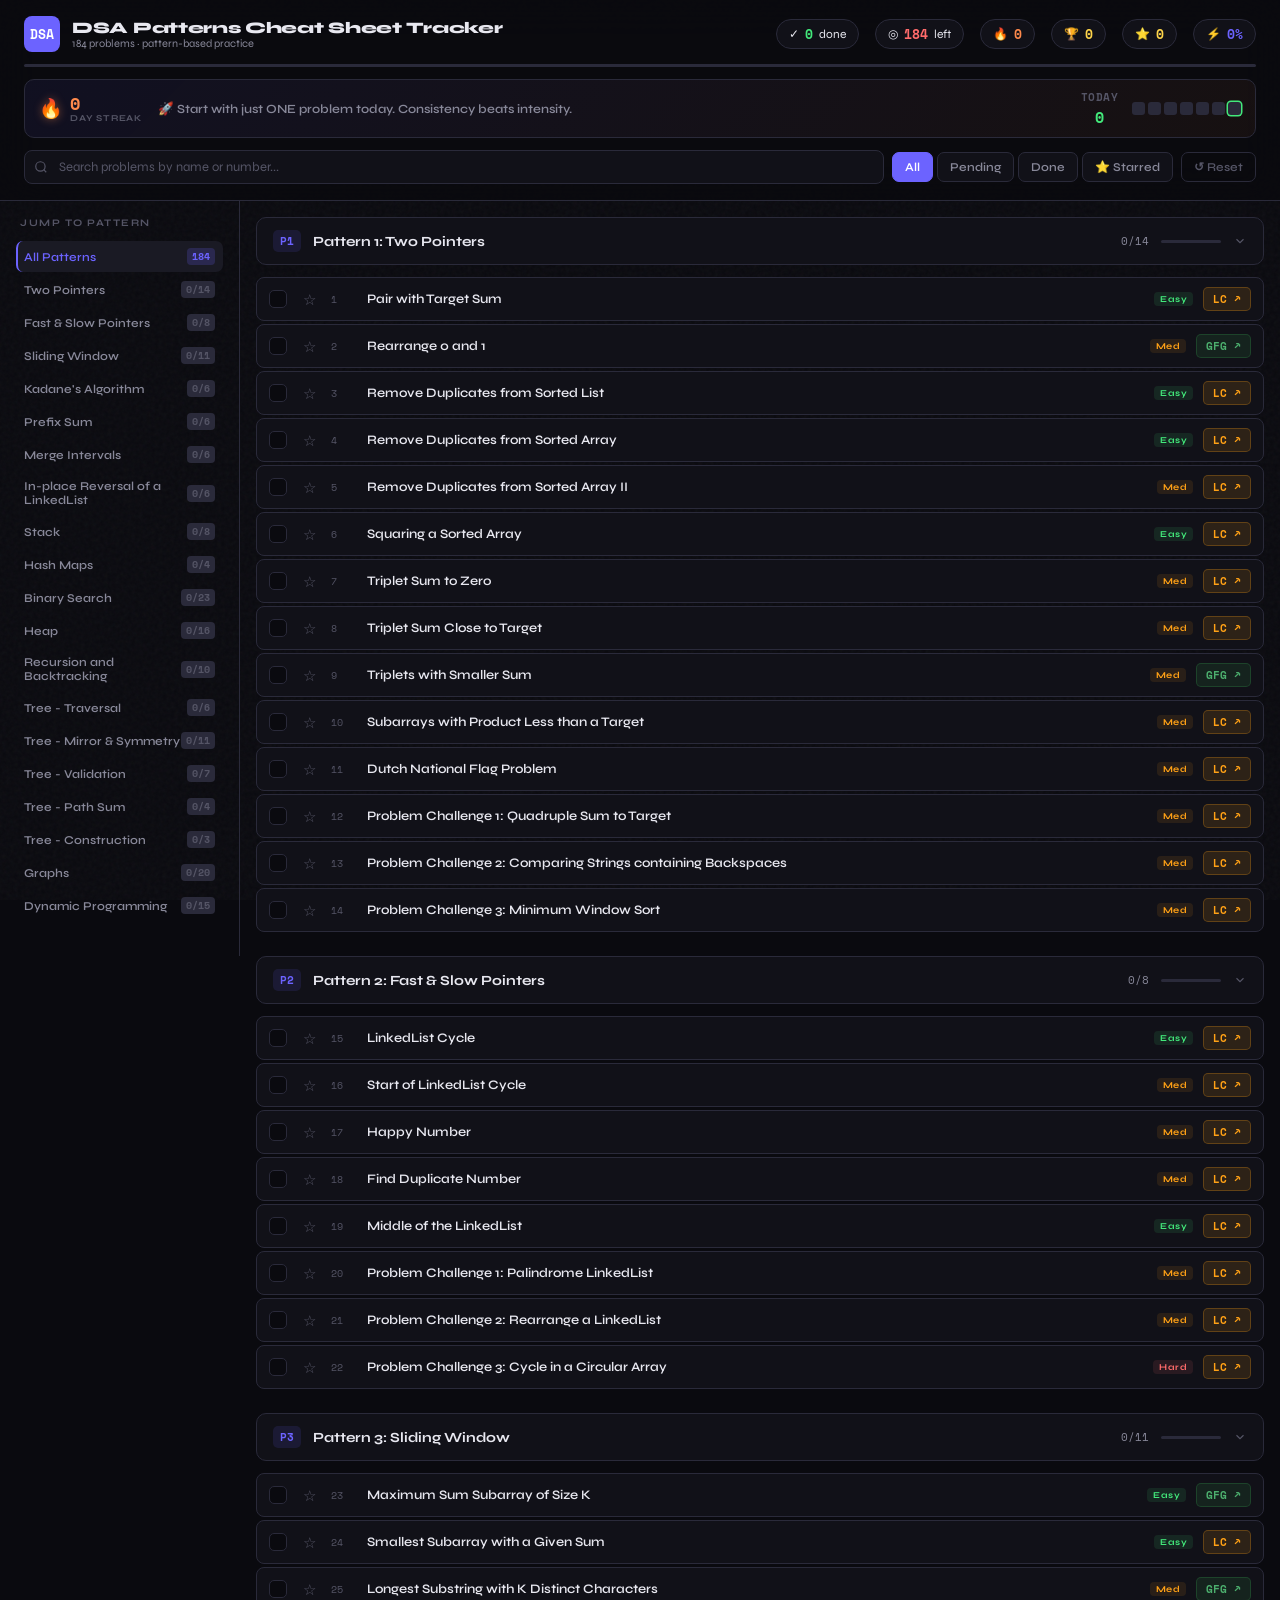
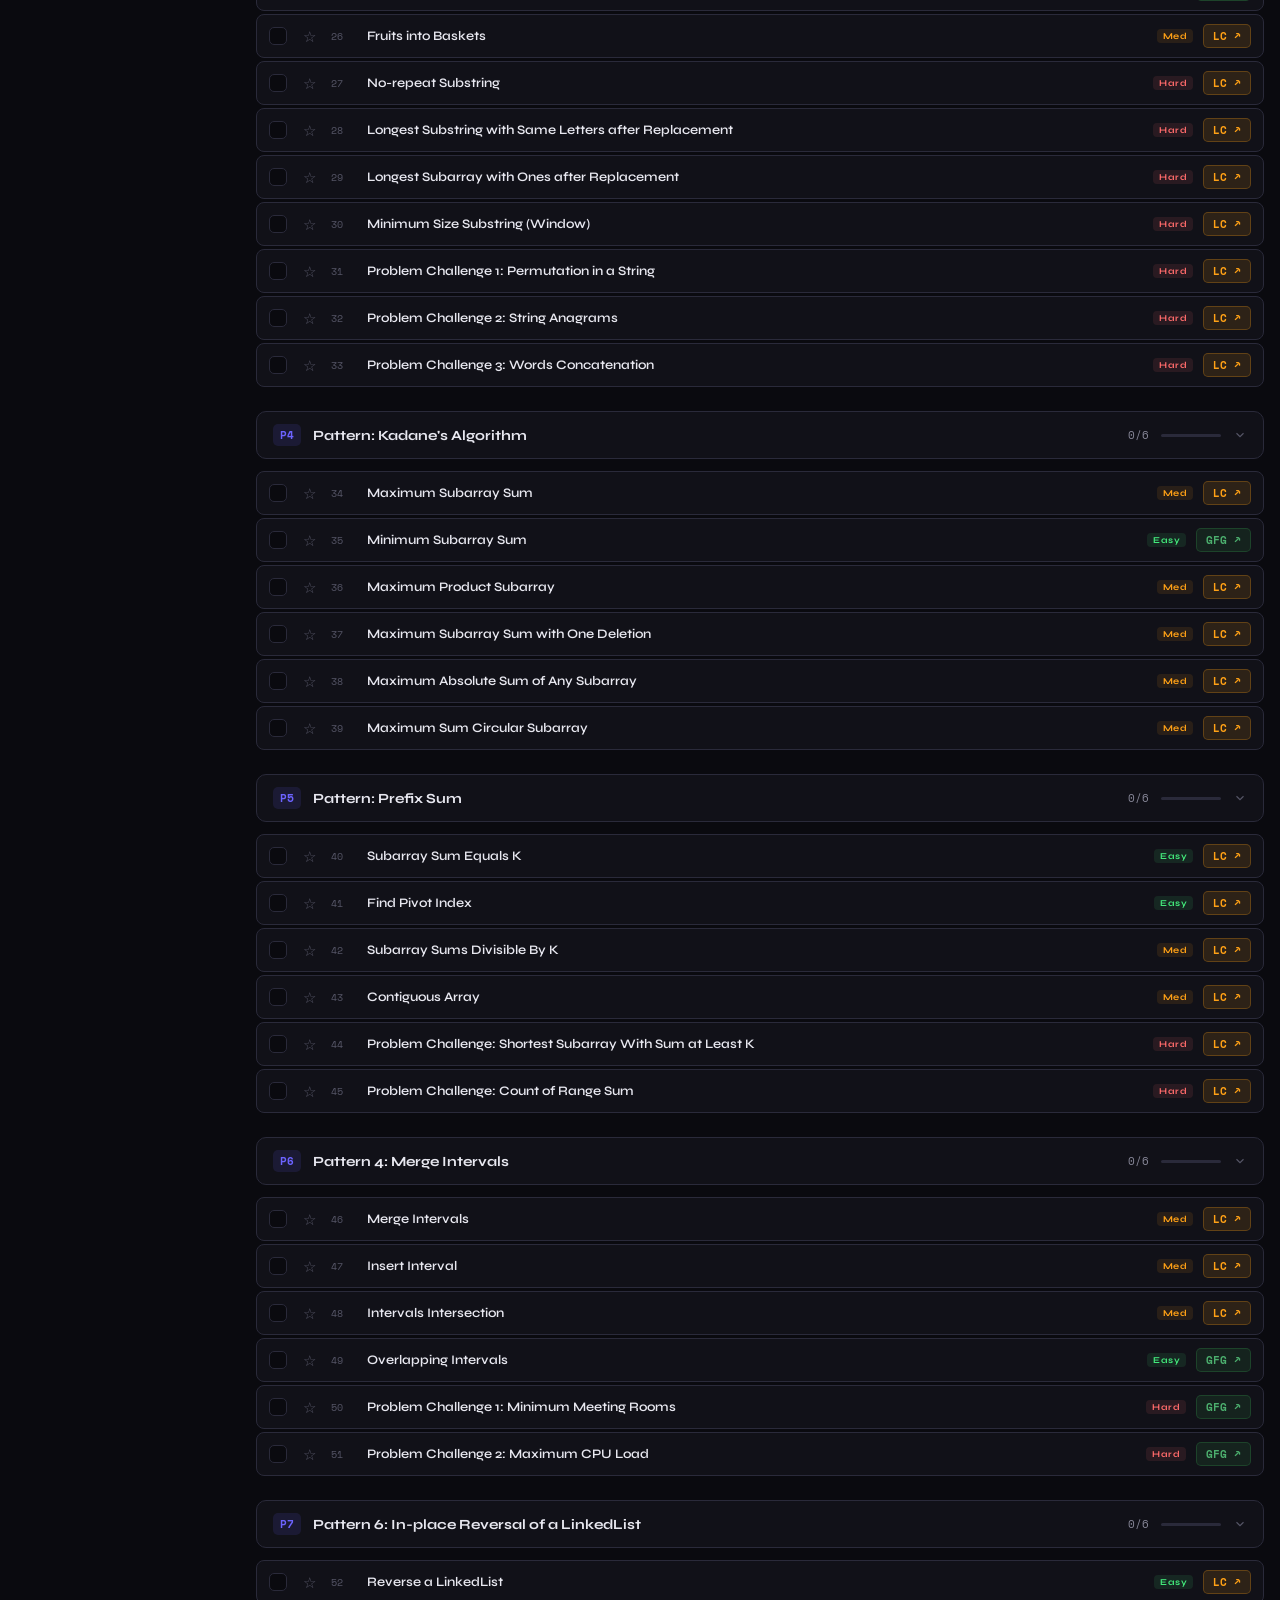
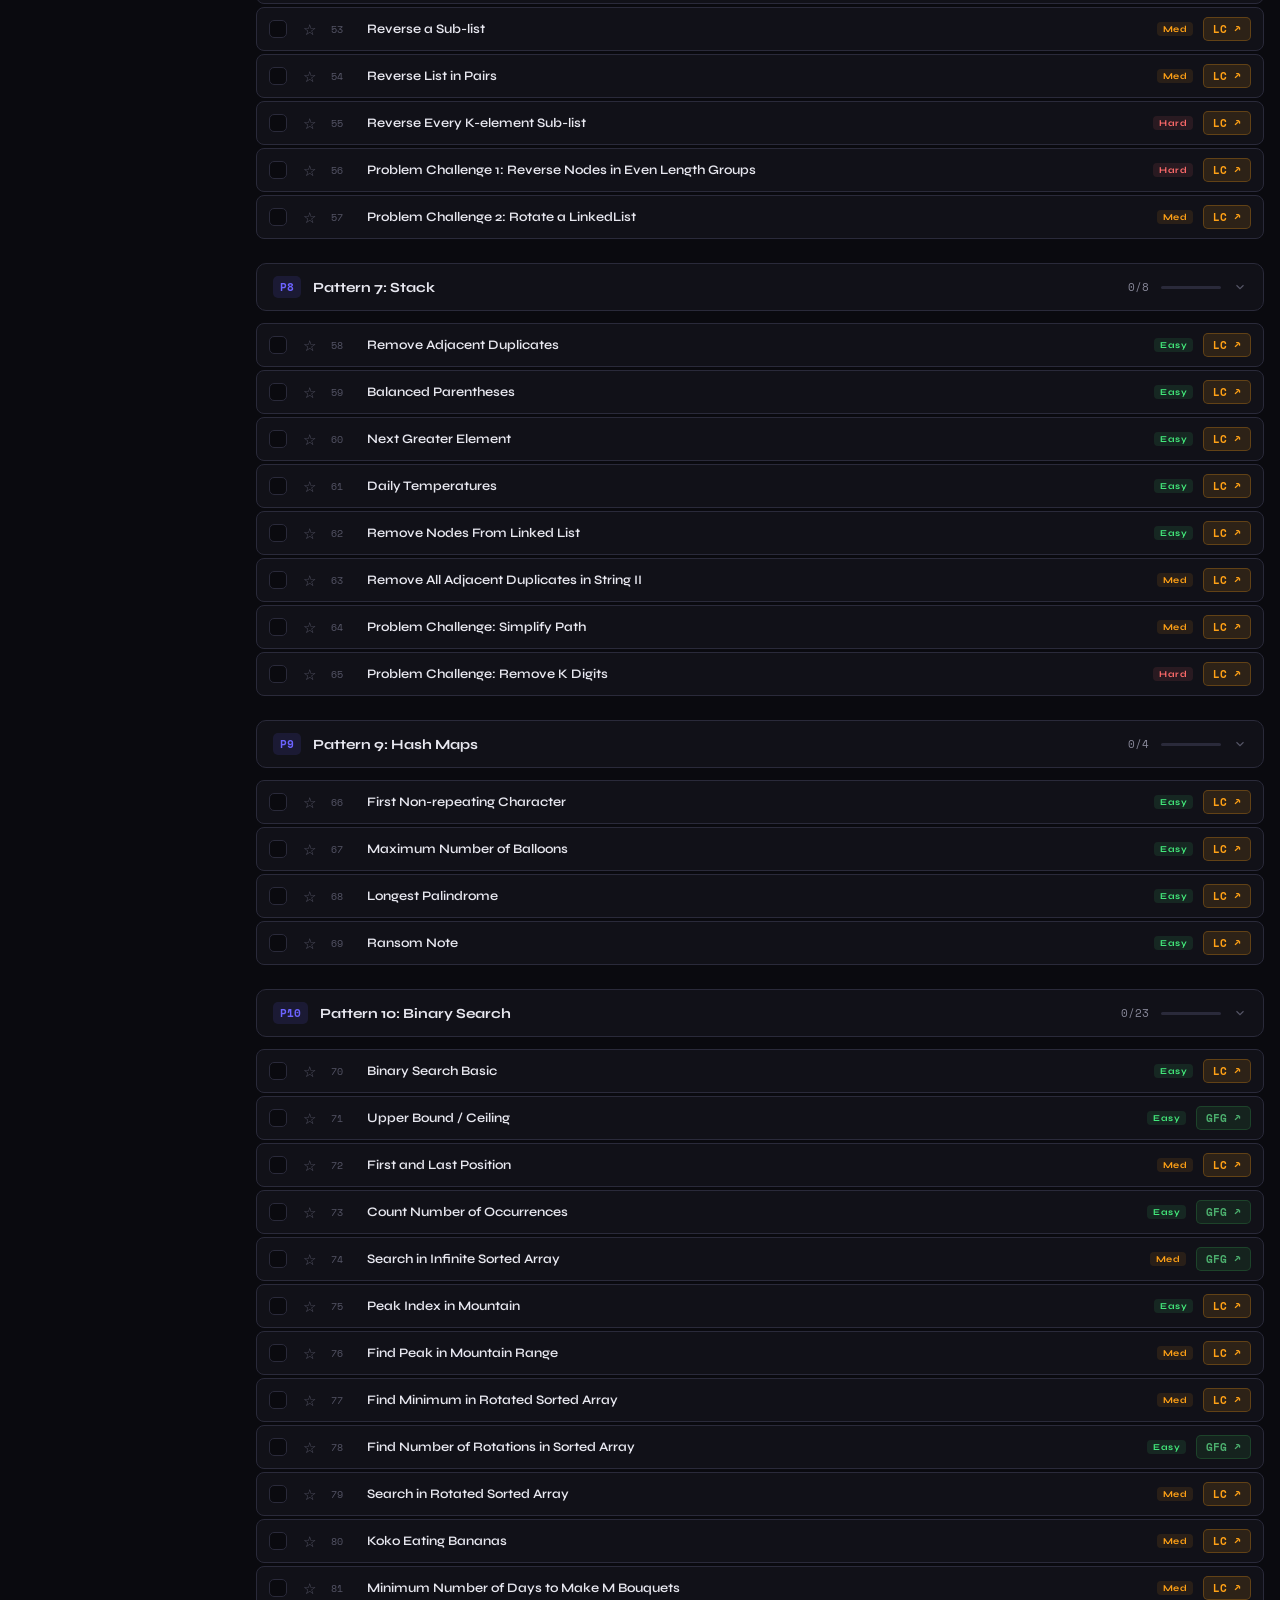
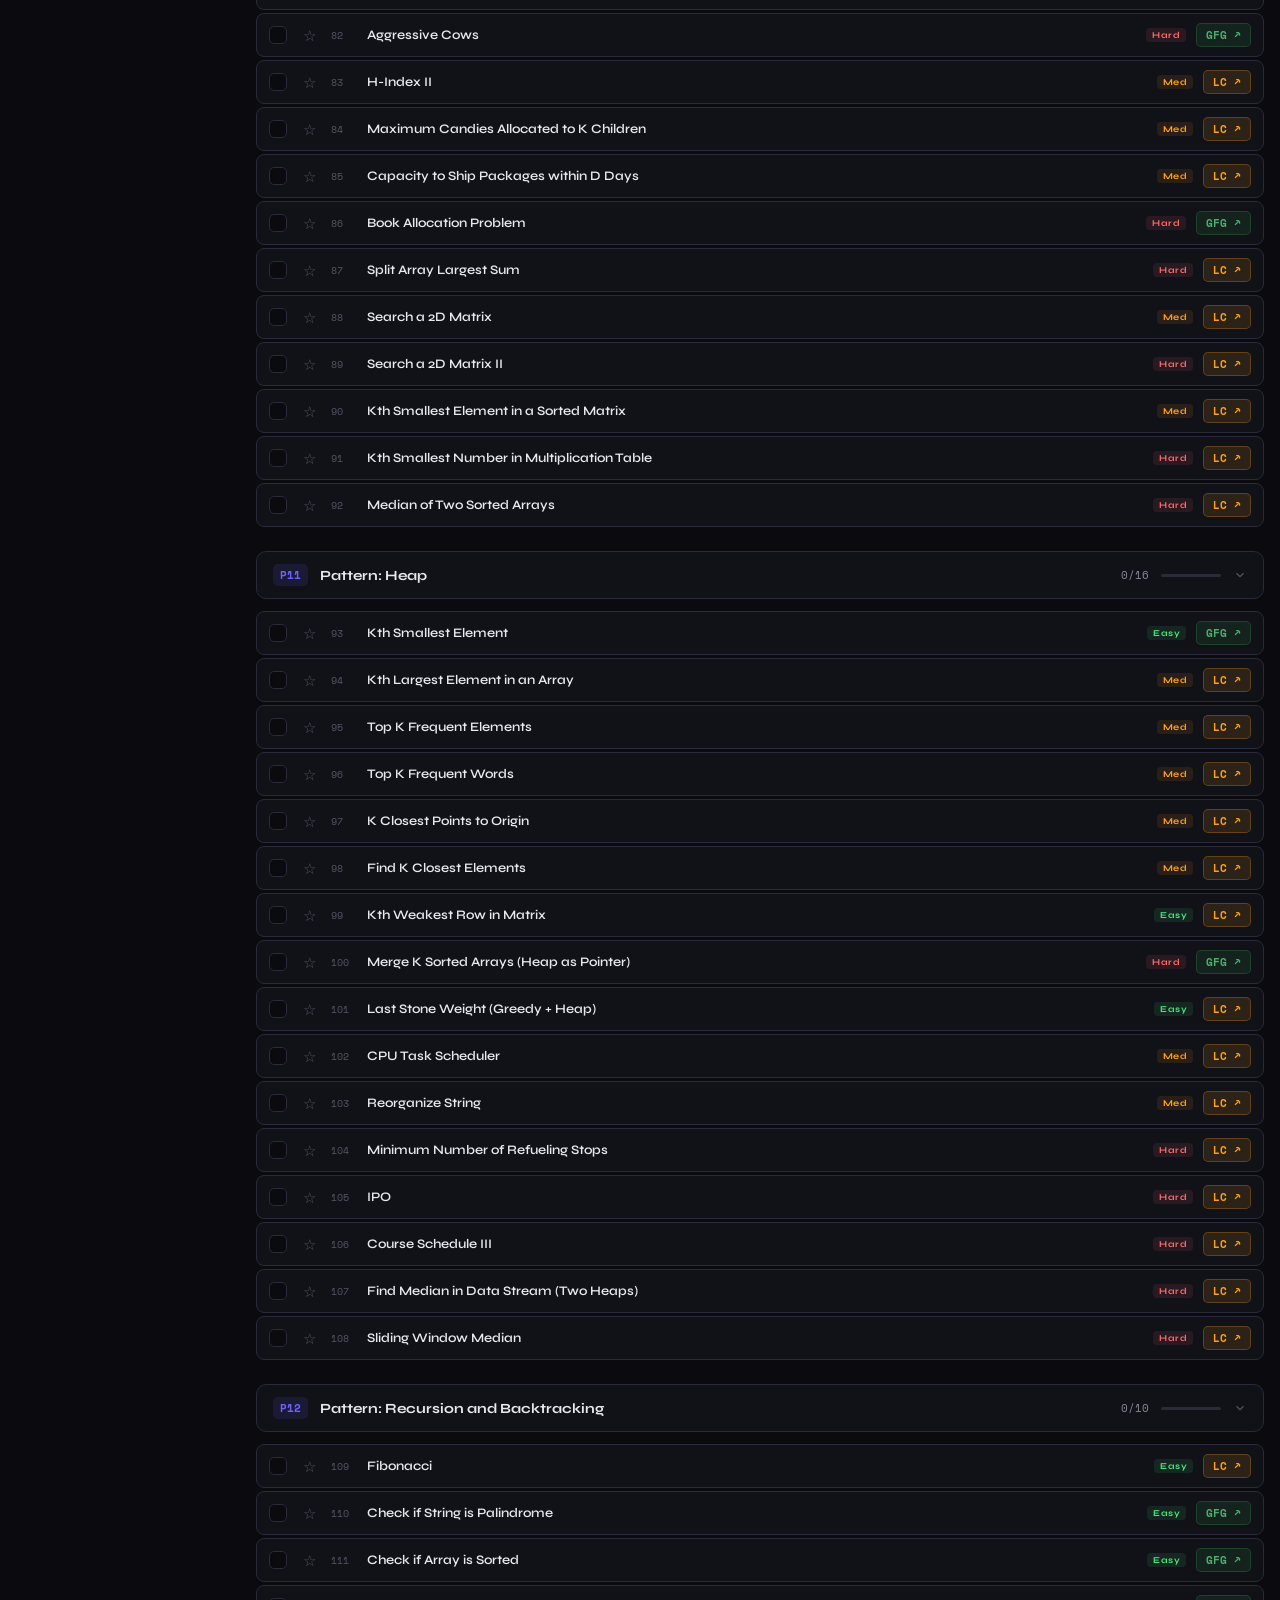
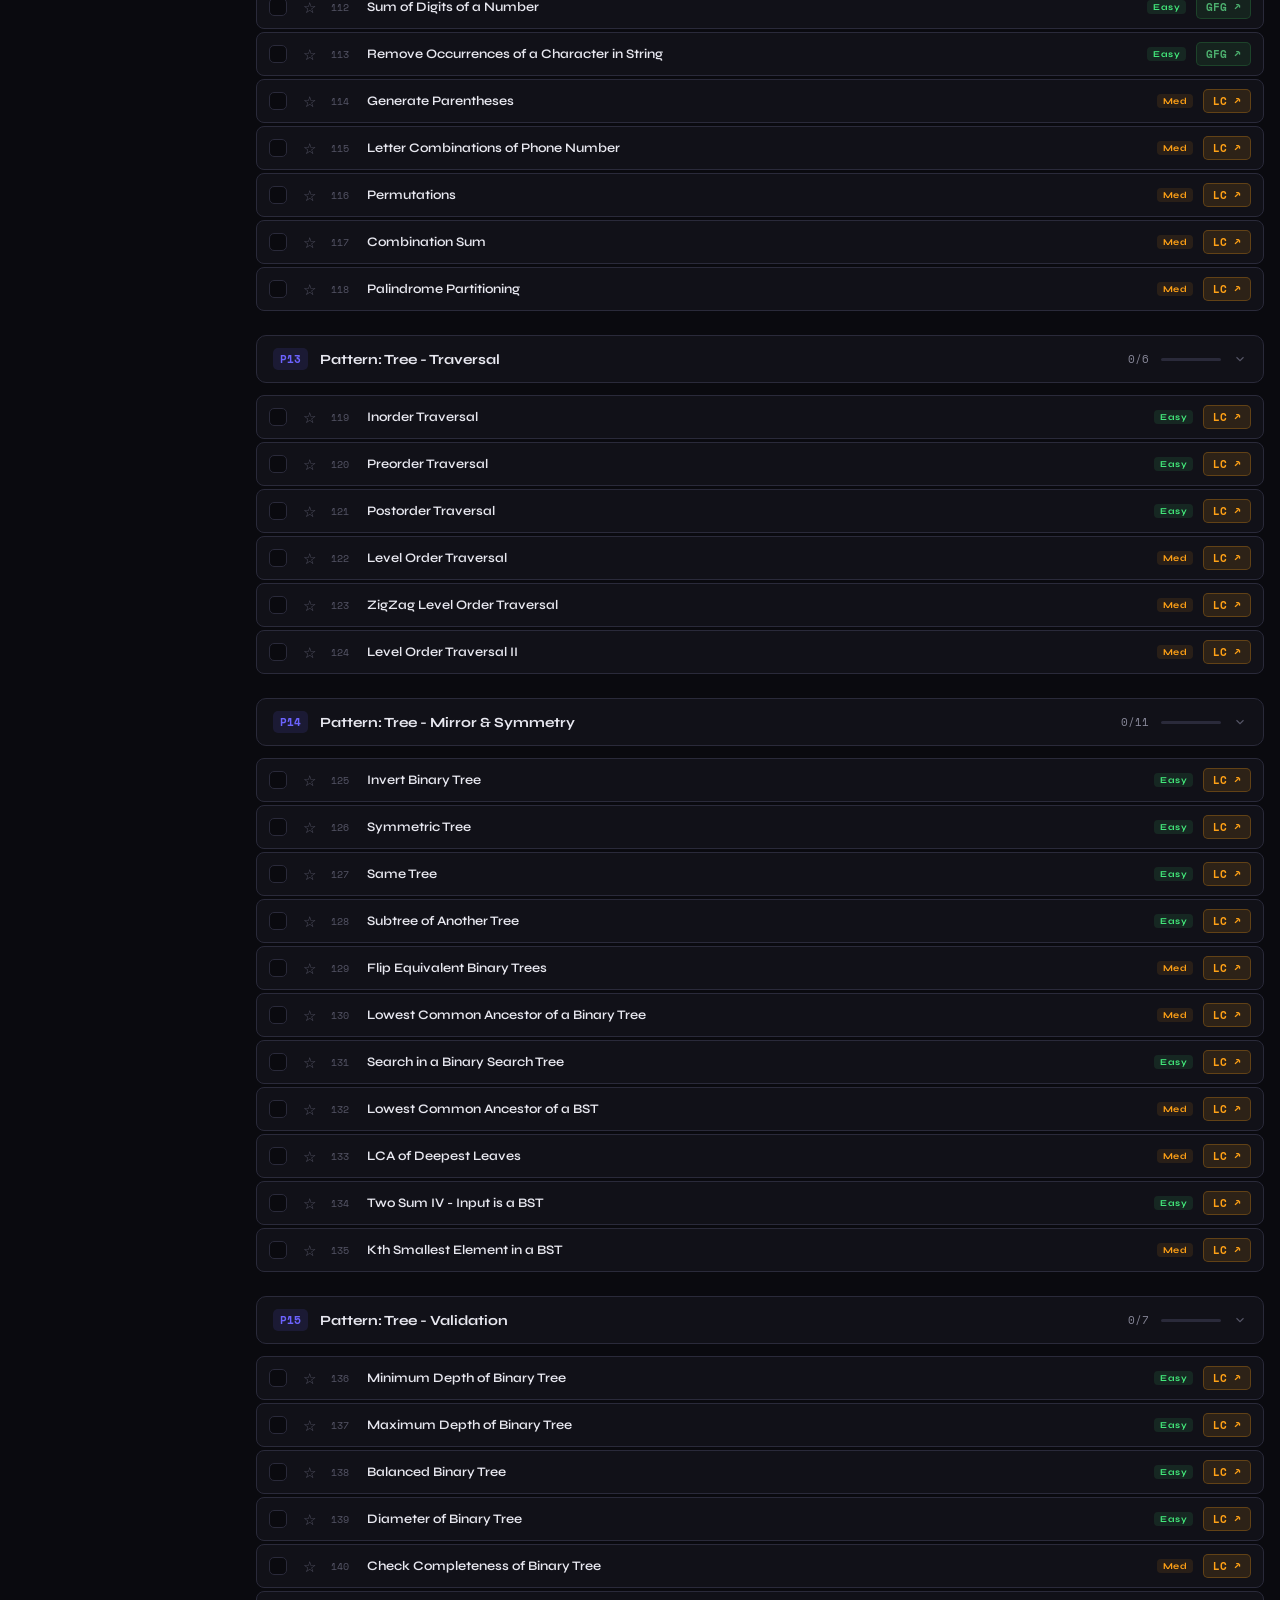
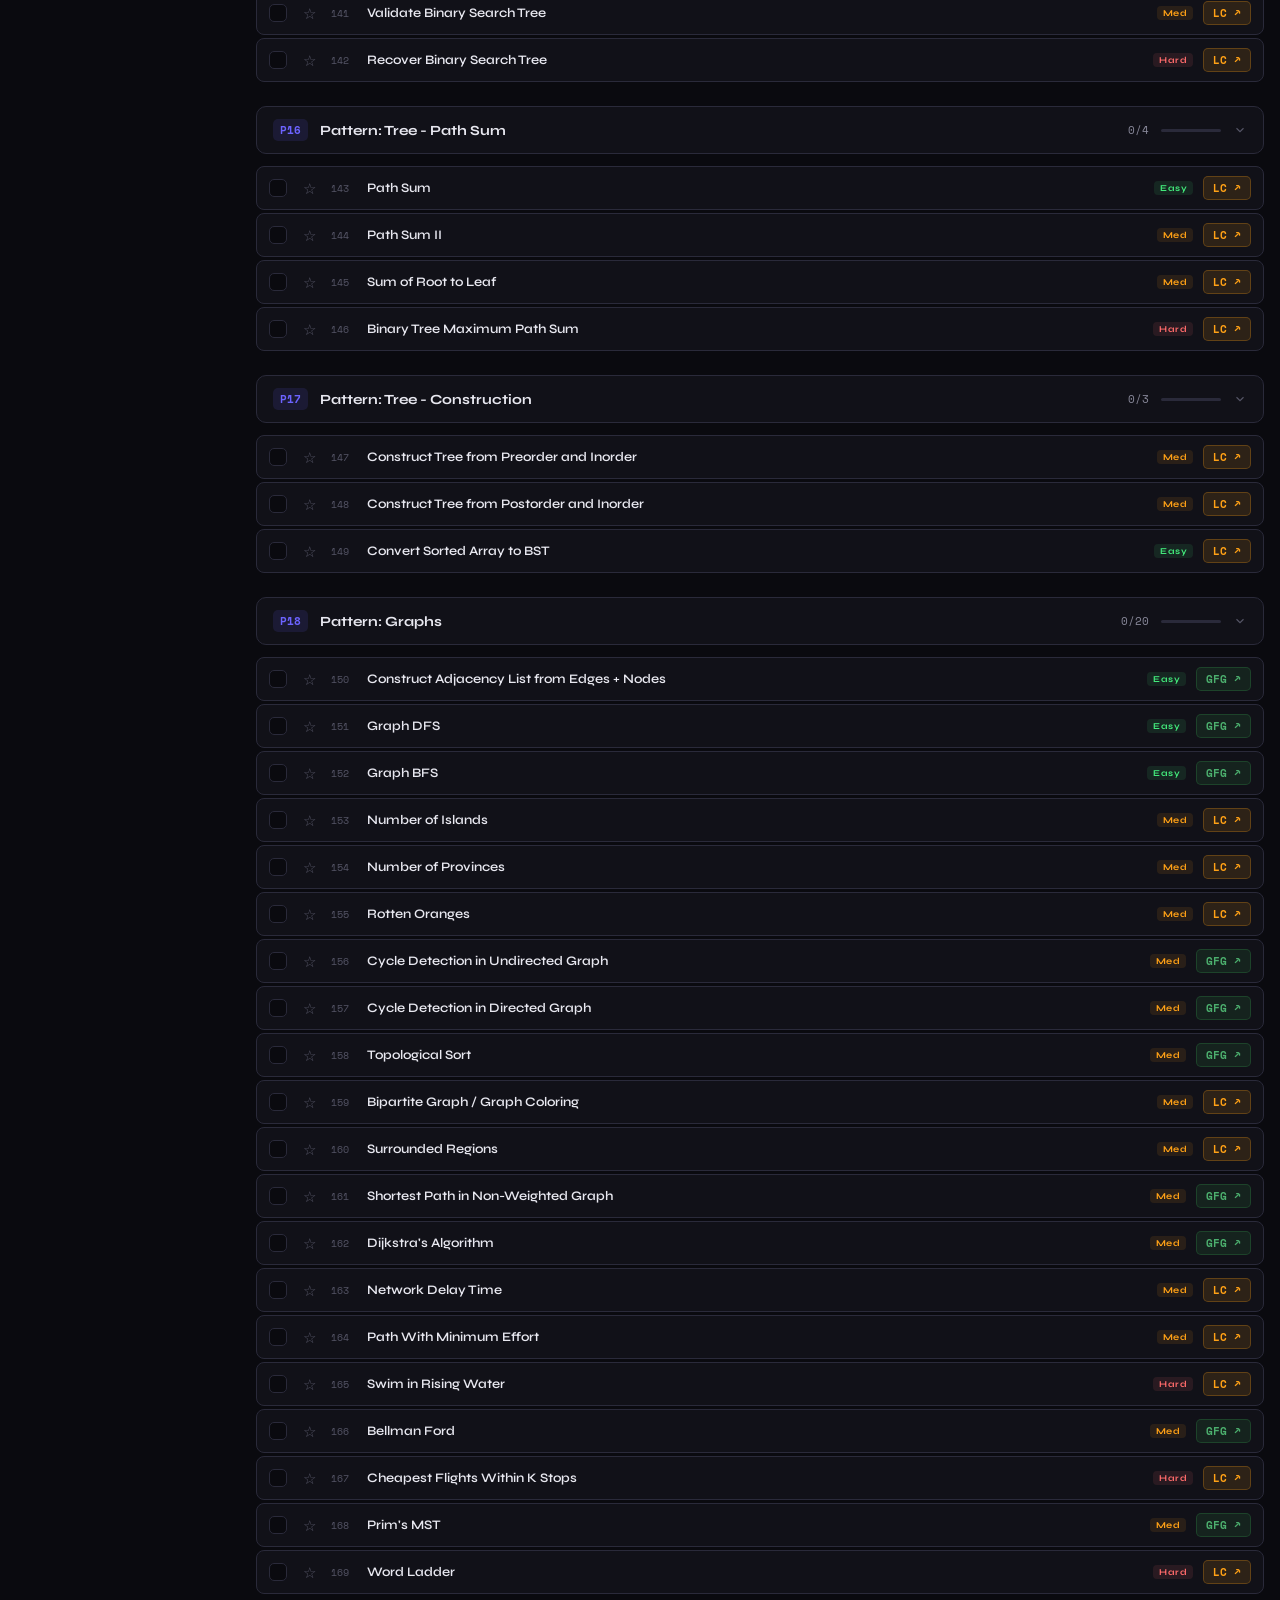
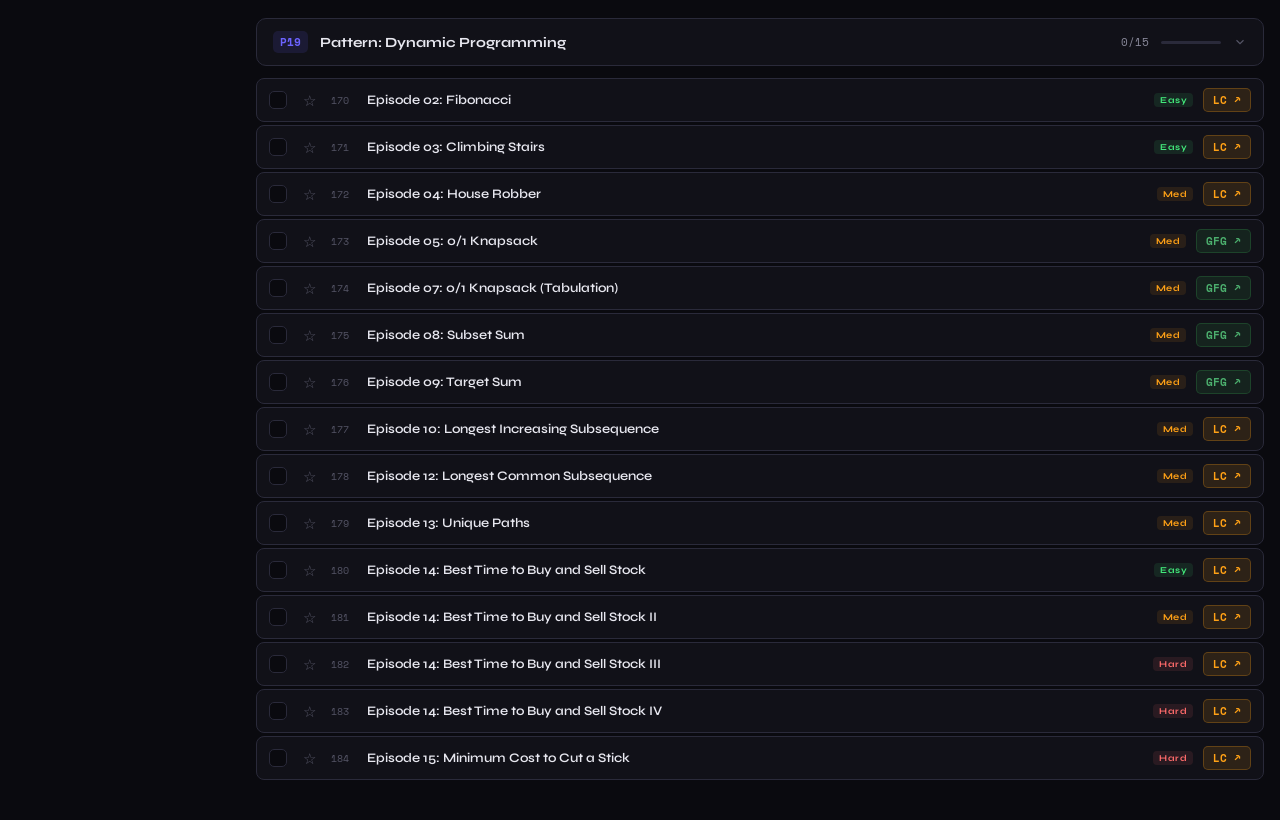
<file: dsa_patterns_trackerfinal.html>
<!DOCTYPE html>
<html lang="en">
<head>
<meta charset="UTF-8">
<meta name="viewport" content="width=device-width, initial-scale=1.0">
<title>DSA Patterns Cheat Sheet Tracker</title>
<link href="https://fonts.googleapis.com/css2?family=Space+Mono:wght@400;700&family=Syne:wght@400;600;700;800&display=swap" rel="stylesheet">
<style>
:root {
  --bg: #0a0a0f;
  --surface: #111118;
  --surface2: #1a1a24;
  --border: #2a2a3a;
  --accent: #6c63ff;
  --accent2: #ff6b6b;
  --accent3: #43e97b;
  --accent4: #f7971e;
  --text: #e8e8f0;
  --text2: #888899;
  --text3: #555566;
  --lc: #ffa116;
  --gfg: #2f8d46;
  --done-bg: rgba(67,233,123,0.06);
  --gold: #ffd54a;
  --streak: #ff8a4c;
}

* { box-sizing: border-box; margin: 0; padding: 0; }

body {
  background: var(--bg);
  color: var(--text);
  font-family: 'Syne', sans-serif;
  min-height: 100vh;
  overflow-x: hidden;
}

/* NOISE OVERLAY */
body::before {
  content: '';
  position: fixed;
  inset: 0;
  background-image: url("data:image/svg+xml,%3Csvg viewBox='0 0 256 256' xmlns='http://www.w3.org/2000/svg'%3E%3Cfilter id='noise'%3E%3CfeTurbulence type='fractalNoise' baseFrequency='0.9' numOctaves='4' stitchTiles='stitch'/%3E%3C/filter%3E%3Crect width='100%25' height='100%25' filter='url(%23noise)' opacity='0.04'/%3E%3C/svg%3E");
  pointer-events: none;
  z-index: 0;
}

/* HEADER */
.header {
  position: sticky;
  top: 0;
  z-index: 100;
  background: rgba(10,10,15,0.92);
  backdrop-filter: blur(20px);
  border-bottom: 1px solid var(--border);
  padding: 1rem 1.5rem;
}

.header-top {
  display: flex;
  align-items: center;
  justify-content: space-between;
  margin-bottom: .75rem;
}

.logo {
  display: flex;
  align-items: center;
  gap: .75rem;
}

.logo-icon {
  width: 36px; height: 36px;
  background: var(--accent);
  border-radius: 8px;
  display: flex; align-items: center; justify-content: center;
  font-family: 'Space Mono', monospace;
  font-size: 13px; font-weight: 700;
  color: #fff;
  flex-shrink: 0;
}

.logo-text h1 {
  font-size: 16px; font-weight: 800;
  letter-spacing: -.3px;
}

.logo-text p {
  font-size: 11px;
  color: var(--text2);
  font-weight: 400;
}

.header-stats {
  display: flex;
  gap: 1rem;
  align-items: center;
}

.stat-pill {
  background: var(--surface);
  border: 1px solid var(--border);
  border-radius: 20px;
  padding: 4px 12px;
  font-size: 12px;
  display: flex;
  align-items: center;
  gap: 6px;
}

.stat-pill .num {
  font-family: 'Space Mono', monospace;
  font-size: 13px;
  font-weight: 700;
}

.stat-pill.done .num { color: var(--accent3); }
.stat-pill.rem .num { color: var(--accent2); }
.stat-pill.pct .num { color: var(--accent); }
.stat-pill.streak .num { color: var(--streak); }
.stat-pill.maxstreak .num { color: var(--gold); }
.stat-pill.star .num { color: var(--gold); }

/* PROGRESS BAR */
.progress-track {
  height: 3px;
  background: var(--border);
  border-radius: 3px;
  overflow: hidden;
  margin-bottom: .75rem;
}
.progress-fill {
  height: 100%;
  background: linear-gradient(90deg, var(--accent), var(--accent3));
  border-radius: 3px;
  transition: width .4s ease;
}

/* DASHBOARD / MOTIVATION CARD */
.dashboard-card {
  display: flex;
  align-items: center;
  gap: 16px;
  background: linear-gradient(135deg, rgba(108,99,255,.08), rgba(255,138,76,.05));
  border: 1px solid var(--border);
  border-radius: 10px;
  padding: 9px 14px;
  margin-bottom: .75rem;
  flex-wrap: wrap;
}

.streak-badge {
  display: flex;
  align-items: center;
  gap: 7px;
  flex-shrink: 0;
}
.streak-flame {
  font-size: 19px;
  filter: drop-shadow(0 0 5px rgba(255,138,76,.45));
}
.streak-badge-text {
  display: flex;
  flex-direction: column;
  line-height: 1.15;
}
.streak-badge-text .streak-num {
  font-family: 'Space Mono', monospace;
  font-weight: 700;
  font-size: 17px;
  color: var(--streak);
}
.streak-badge-text .streak-label {
  font-size: 9px;
  font-weight: 700;
  letter-spacing: .8px;
  text-transform: uppercase;
  color: var(--text3);
}

.motivation-text {
  flex: 1;
  min-width: 180px;
  font-size: 12.5px;
  font-weight: 600;
  color: var(--text2);
}

.mini-stats {
  display: flex;
  align-items: center;
  gap: 14px;
  flex-shrink: 0;
}

.today-stat {
  font-family: 'Space Mono', monospace;
  font-size: 10.5px;
  font-weight: 700;
  letter-spacing: .5px;
  color: var(--text3);
  display: flex;
  flex-direction: column;
  align-items: center;
  gap: 1px;
  text-transform: uppercase;
}
.today-stat .num {
  font-size: 15px;
  color: var(--accent3);
}

.activity-squares {
  display: flex;
  gap: 3px;
  align-items: flex-end;
}
.activity-sq {
  width: 13px;
  height: 13px;
  border-radius: 3px;
  background: var(--border);
  cursor: default;
  transition: transform .15s;
}
.activity-sq:hover { transform: scale(1.2); }
.activity-sq[data-level="1"] { background: rgba(67,233,123,.32); }
.activity-sq[data-level="2"] { background: rgba(67,233,123,.62); }
.activity-sq[data-level="3"] { background: rgba(67,233,123,.95); }
.activity-sq.today { box-shadow: 0 0 0 1.5px var(--accent3); }

/* CONTROLS */
.controls {
  display: flex;
  gap: .5rem;
  flex-wrap: wrap;
  align-items: center;
}

.search-wrap {
  position: relative;
  flex: 1;
  min-width: 200px;
}

.search-wrap svg {
  position: absolute;
  left: 10px; top: 50%;
  transform: translateY(-50%);
  color: var(--text3);
  pointer-events: none;
}

#search {
  width: 100%;
  background: var(--surface);
  border: 1px solid var(--border);
  border-radius: 8px;
  padding: 8px 10px 8px 34px;
  color: var(--text);
  font-family: 'Syne', sans-serif;
  font-size: 13px;
  outline: none;
  transition: border-color .2s;
}
#search:focus { border-color: var(--accent); }
#search::placeholder { color: var(--text3); }

.filter-group {
  display: flex;
  gap: 4px;
}

.fbtn {
  background: var(--surface);
  border: 1px solid var(--border);
  border-radius: 7px;
  padding: 7px 12px;
  font-size: 12px;
  font-family: 'Syne', sans-serif;
  font-weight: 600;
  color: var(--text2);
  cursor: pointer;
  transition: all .15s;
  white-space: nowrap;
}
.fbtn:hover { border-color: var(--accent); color: var(--text); }
.fbtn.on { background: var(--accent); border-color: var(--accent); color: #fff; }
.fbtn.on-done { background: var(--accent3); border-color: var(--accent3); color: #000; }
.fbtn.on-pend { background: var(--accent2); border-color: var(--accent2); color: #fff; }
.fbtn.on-star { background: linear-gradient(135deg, var(--gold), #f7971e); border-color: var(--gold); color: #1a1206; }

.reset-btn {
  background: transparent;
  border: 1px solid var(--border);
  border-radius: 7px;
  padding: 7px 12px;
  font-size: 12px;
  font-family: 'Syne', sans-serif;
  font-weight: 600;
  color: var(--text3);
  cursor: pointer;
  transition: all .15s;
}
.reset-btn:hover { border-color: var(--accent2); color: var(--accent2); }

/* LAYOUT */
.main {
  display: flex;
  gap: 0;
  position: relative;
  z-index: 1;
}

/* SIDEBAR */
.sidebar {
  width: 240px;
  flex-shrink: 0;
  position: sticky;
  top: 145px;
  height: calc(100vh - 145px);
  overflow-y: auto;
  border-right: 1px solid var(--border);
  padding: 1rem;
  scrollbar-width: thin;
  scrollbar-color: var(--border) transparent;
}

.sidebar-title {
  font-size: 10px;
  font-weight: 700;
  letter-spacing: 1.5px;
  text-transform: uppercase;
  color: var(--text3);
  margin-bottom: .75rem;
  padding-left: 4px;
}

.step-btn {
  display: flex;
  align-items: center;
  justify-content: space-between;
  width: 100%;
  background: transparent;
  border: none;
  border-radius: 7px;
  padding: 7px 8px;
  font-size: 12px;
  font-family: 'Syne', sans-serif;
  font-weight: 600;
  color: var(--text2);
  cursor: pointer;
  transition: all .15s;
  text-align: left;
  margin-bottom: 2px;
}

.step-btn:hover { background: var(--surface2); color: var(--text); }
.step-btn.on { background: var(--surface2); color: var(--accent); border-left: 2px solid var(--accent); padding-left: 6px; }

.step-btn .step-name { flex: 1; }
.step-btn .step-count {
  font-family: 'Space Mono', monospace;
  font-size: 10px;
  color: var(--text3);
  background: var(--border);
  border-radius: 4px;
  padding: 1px 5px;
  flex-shrink: 0;
}
.step-btn.on .step-count { background: rgba(108,99,255,.2); color: var(--accent); }

/* CONTENT */
.content {
  flex: 1;
  min-width: 0;
  padding: 1rem;
}

/* STEP SECTION */
.step-section {
  margin-bottom: 1.5rem;
}

.step-header {
  display: flex;
  align-items: center;
  gap: .75rem;
  margin-bottom: .75rem;
  padding: .75rem 1rem;
  background: var(--surface);
  border: 1px solid var(--border);
  border-radius: 10px;
  cursor: pointer;
  transition: border-color .2s;
}
.step-header:hover { border-color: var(--accent); }

.step-num {
  font-family: 'Space Mono', monospace;
  font-size: 11px;
  font-weight: 700;
  color: var(--accent);
  background: rgba(108,99,255,.12);
  border-radius: 5px;
  padding: 3px 7px;
  flex-shrink: 0;
}

.step-title {
  font-size: 14px;
  font-weight: 700;
  flex: 1;
}

.step-progress-text {
  font-family: 'Space Mono', monospace;
  font-size: 11px;
  color: var(--text2);
  flex-shrink: 0;
}

.step-mini-bar {
  width: 60px; height: 3px;
  background: var(--border);
  border-radius: 3px;
  overflow: hidden;
  flex-shrink: 0;
}
.step-mini-fill {
  height: 100%;
  background: var(--accent3);
  border-radius: 3px;
  transition: width .3s;
}

.step-chevron {
  color: var(--text3);
  transition: transform .2s;
  flex-shrink: 0;
}
.step-section.collapsed .step-chevron { transform: rotate(-90deg); }
.step-section.collapsed .problems-list { display: none; }

/* PROBLEM ITEM */
.problems-list {
  display: flex;
  flex-direction: column;
  gap: 3px;
}

.prob {
  display: flex;
  align-items: center;
  gap: 10px;
  padding: 9px 12px;
  background: var(--surface);
  border: 1px solid var(--border);
  border-radius: 8px;
  transition: all .15s;
  animation: fadeIn .2s ease;
}
.prob:hover { background: var(--surface2); border-color: var(--border); transform: translateX(2px); }
.prob.done { background: var(--done-bg); border-color: rgba(67,233,123,.15); opacity: .7; }

@keyframes fadeIn { from { opacity: 0; transform: translateY(4px); } to { opacity: 1; transform: translateY(0); } }

/* CHECKBOX */
.cb-wrap {
  position: relative;
  flex-shrink: 0;
}
.cb-wrap input[type=checkbox] {
  appearance: none;
  width: 18px; height: 18px;
  border: 1.5px solid var(--border);
  border-radius: 5px;
  cursor: pointer;
  background: var(--bg);
  transition: all .15s;
  display: flex; align-items: center; justify-content: center;
}
.cb-wrap input[type=checkbox]:checked {
  background: var(--accent3);
  border-color: var(--accent3);
}
.cb-wrap input[type=checkbox]:checked::after {
  content: '✓';
  position: absolute;
  top: 50%; left: 50%;
  transform: translate(-50%, -50%);
  font-size: 11px;
  color: #000;
  font-weight: 700;
}

.prob-num {
  font-family: 'Space Mono', monospace;
  font-size: 10px;
  color: var(--text3);
  min-width: 26px;
  flex-shrink: 0;
}

.prob-name {
  flex: 1;
  min-width: 0;
  display: flex;
  flex-direction: column;
  gap: 1px;
}

.prob-title {
  font-size: 13px;
  font-weight: 600;
  color: var(--text);
  transition: color .15s;
}
.prob.done .prob-title {
  text-decoration: line-through;
  color: var(--text3);
}

.solved-date {
  font-size: 10px;
  font-family: 'Space Mono', monospace;
  font-weight: 400;
  color: var(--text3);
  cursor: default;
}
.solved-date:hover { color: var(--accent3); }

/* STAR BUTTON */
.star-btn {
  width: 24px;
  height: 24px;
  flex-shrink: 0;
  display: flex;
  align-items: center;
  justify-content: center;
  background: transparent;
  border: none;
  border-radius: 6px;
  font-size: 15px;
  line-height: 1;
  color: var(--text3);
  cursor: pointer;
  transition: all .15s;
}
.star-btn:hover { background: var(--surface2); color: var(--gold); }
.star-btn.starred {
  color: var(--gold);
  text-shadow: 0 0 8px rgba(255,213,74,.55);
  animation: starPop .3s ease;
}
@keyframes starPop {
  0% { transform: scale(1); }
  45% { transform: scale(1.35); }
  100% { transform: scale(1); }
}

.links {
  display: flex;
  gap: 5px;
  flex-shrink: 0;
}

.lnk {
  display: inline-flex;
  align-items: center;
  gap: 4px;
  padding: 3px 9px;
  border-radius: 5px;
  font-size: 11px;
  font-weight: 700;
  font-family: 'Space Mono', monospace;
  text-decoration: none;
  transition: all .15s;
  white-space: nowrap;
  cursor: pointer;
}
.lnk:hover { transform: translateY(-1px); }

.lnk-lc {
  background: rgba(255,161,22,.12);
  border: 1px solid rgba(255,161,22,.25);
  color: var(--lc);
}
.lnk-lc:hover { background: rgba(255,161,22,.2); }

.lnk-gfg {
  background: rgba(47,141,70,.15);
  border: 1px solid rgba(47,141,70,.3);
  color: #4caf6e;
}
.lnk-gfg:hover { background: rgba(47,141,70,.25); }

.diff {
  font-size: 9px;
  font-weight: 700;
  letter-spacing: .5px;
  padding: 2px 6px;
  border-radius: 4px;
  flex-shrink: 0;
}
.diff.e { background: rgba(67,233,123,.1); color: var(--accent3); }
.diff.m { background: rgba(255,161,22,.1); color: var(--lc); }
.diff.h { background: rgba(255,107,107,.1); color: var(--accent2); }

/* EMPTY */
.empty {
  text-align: center;
  padding: 3rem 1rem;
  color: var(--text3);
}
.empty svg { margin-bottom: 1rem; opacity: .3; }
.empty p { font-size: 14px; }

/* SCROLLBAR */
::-webkit-scrollbar { width: 5px; }
::-webkit-scrollbar-track { background: transparent; }
::-webkit-scrollbar-thumb { background: var(--border); border-radius: 3px; }

/* MOBILE */
@media (max-width: 768px) {
  .sidebar { display: none; }
  .header-top { flex-wrap: wrap; gap: .5rem; }
  .header-stats {
    display: flex;
    flex-wrap: wrap;
    width: 100%;
    gap: 6px;
    margin-top: .25rem;
  }
  .dashboard-card {
    flex-direction: column;
    align-items: flex-start;
    gap: 8px;
    padding: 10px 12px;
  }
  .motivation-text { font-size: 11.5px; }
  .mini-stats { width: 100%; justify-content: space-between; }
  .filter-group { flex-wrap: wrap; }
  .star-btn { width: 30px; height: 30px; font-size: 17px; }
  .solved-date { font-size: 9.5px; }
  .prob-title { font-size: 12.5px; }
}
</style>
</head>
<body>

<header class="header">
  <div class="header-top">
    <div class="logo">
      <div class="logo-icon">DSA</div>
      <div class="logo-text">
        <h1>DSA Patterns Cheat Sheet Tracker</h1>
        <p id="header-sub">184 problems · pattern-based practice</p>
      </div>
    </div>
    <div class="header-stats">
      <div class="stat-pill done">✓ <span class="num" id="s-done">0</span> done</div>
      <div class="stat-pill rem">◎ <span class="num" id="s-rem">184</span> left</div>
      <div class="stat-pill streak">🔥 <span class="num" id="s-streak">0</span></div>
      <div class="stat-pill maxstreak">🏆 <span class="num" id="s-maxstreak">0</span></div>
      <div class="stat-pill star">⭐ <span class="num" id="s-star">0</span></div>
      <div class="stat-pill pct">⚡ <span class="num" id="s-pct">0%</span></div>
    </div>
  </div>
  <div class="progress-track">
    <div class="progress-fill" id="prog-fill" style="width:0%"></div>
  </div>
  <div class="dashboard-card" id="dashboard-card">
    <div class="streak-badge">
      <span class="streak-flame">🔥</span>
      <div class="streak-badge-text">
        <span class="streak-num" id="dash-streak-num">0</span>
        <span class="streak-label">day streak</span>
      </div>
    </div>
    <div class="motivation-text" id="dash-message">🚀 Start with just ONE problem today. Consistency beats intensity.</div>
    <div class="mini-stats">
      <div class="today-stat">Today<span class="num" id="dash-today-num">0</span></div>
      <div class="activity-squares" id="activity-squares"></div>
    </div>
  </div>
  <div class="controls">
    <div class="search-wrap">
      <svg width="14" height="14" viewBox="0 0 24 24" fill="none" stroke="currentColor" stroke-width="2"><circle cx="11" cy="11" r="8"/><path d="m21 21-4.35-4.35"/></svg>
      <input type="text" id="search" placeholder="Search problems by name or number...">
    </div>
    <div class="filter-group">
      <button class="fbtn on" id="f-all" onclick="setFilter('all')">All</button>
      <button class="fbtn" id="f-pend" onclick="setFilter('pending')">Pending</button>
      <button class="fbtn" id="f-done" onclick="setFilter('done')">Done</button>
      <button class="fbtn" id="f-star" onclick="setFilter('starred')">⭐ Starred</button>
    </div>
    <button class="reset-btn" onclick="resetAll()">↺ Reset</button>
  </div>
</header>

<div class="main">
  <aside class="sidebar" id="sidebar"></aside>
  <div class="content" id="content"></div>
</div>

<script>
const DATA = [
{id:1, name:"Pattern 1: Two Pointers", problems:[
{n:1,t:"Pair with Target Sum",diff:"e",l:"https://leetcode.com/problems/two-sum-ii-input-array-is-sorted/description/",g:""},
{n:2,t:"Rearrange 0 and 1",diff:"m",l:"",g:"https://www.geeksforgeeks.org/problems/segregate-0s-and-1s5106/1"},
{n:3,t:"Remove Duplicates from Sorted List",diff:"e",l:"https://leetcode.com/problems/remove-duplicates-from-sorted-list/",g:""},
{n:4,t:"Remove Duplicates from Sorted Array",diff:"e",l:"https://leetcode.com/problems/remove-duplicates-from-sorted-array/description/",g:""},
{n:5,t:"Remove Duplicates from Sorted Array II",diff:"m",l:"https://leetcode.com/problems/remove-duplicates-from-sorted-array-ii/",g:""},
{n:6,t:"Squaring a Sorted Array",diff:"e",l:"https://leetcode.com/problems/squares-of-a-sorted-array/",g:""},
{n:7,t:"Triplet Sum to Zero",diff:"m",l:"https://leetcode.com/problems/3sum/",g:""},
{n:8,t:"Triplet Sum Close to Target",diff:"m",l:"https://leetcode.com/problems/3sum-closest/",g:""},
{n:9,t:"Triplets with Smaller Sum",diff:"m",l:"",g:"https://www.geeksforgeeks.org/problems/count-triplets-with-sum-smaller-than-x5549/1"},
{n:10,t:"Subarrays with Product Less than a Target",diff:"m",l:"https://leetcode.com/problems/subarray-product-less-than-k/",g:""},
{n:11,t:"Dutch National Flag Problem",diff:"m",l:"https://leetcode.com/problems/sort-colors/description/",g:""},
{n:12,t:"Problem Challenge 1: Quadruple Sum to Target",diff:"m",l:"https://leetcode.com/problems/4sum/",g:""},
{n:13,t:"Problem Challenge 2: Comparing Strings containing Backspaces",diff:"m",l:"https://leetcode.com/problems/backspace-string-compare/",g:""},
{n:14,t:"Problem Challenge 3: Minimum Window Sort",diff:"m",l:"https://leetcode.com/problems/shortest-unsorted-continuous-subarray/",g:""}
]},
{id:2, name:"Pattern 2: Fast & Slow Pointers", problems:[
{n:15,t:"LinkedList Cycle",diff:"e",l:"https://leetcode.com/problems/linked-list-cycle/",g:""},
{n:16,t:"Start of LinkedList Cycle",diff:"m",l:"https://leetcode.com/problems/linked-list-cycle-ii/",g:""},
{n:17,t:"Happy Number",diff:"m",l:"https://leetcode.com/problems/happy-number/",g:""},
{n:18,t:"Find Duplicate Number",diff:"m",l:"https://leetcode.com/problems/find-the-duplicate-number/description/",g:""},
{n:19,t:"Middle of the LinkedList",diff:"e",l:"https://leetcode.com/problems/middle-of-the-linked-list/",g:""},
{n:20,t:"Problem Challenge 1: Palindrome LinkedList",diff:"m",l:"https://leetcode.com/problems/palindrome-linked-list/",g:""},
{n:21,t:"Problem Challenge 2: Rearrange a LinkedList",diff:"m",l:"https://leetcode.com/problems/reorder-list/",g:""},
{n:22,t:"Problem Challenge 3: Cycle in a Circular Array",diff:"h",l:"https://leetcode.com/problems/circular-array-loop/",g:""}
]},
{id:3, name:"Pattern 3: Sliding Window", problems:[
{n:23,t:"Maximum Sum Subarray of Size K",diff:"e",l:"",g:"https://www.geeksforgeeks.org/problems/max-sum-subarray-of-size-k5313/1"},
{n:24,t:"Smallest Subarray with a Given Sum",diff:"e",l:"https://leetcode.com/problems/minimum-size-subarray-sum/",g:""},
{n:25,t:"Longest Substring with K Distinct Characters",diff:"m",l:"",g:"https://www.geeksforgeeks.org/problems/longest-k-unique-characters-substring0853/1"},
{n:26,t:"Fruits into Baskets",diff:"m",l:"https://leetcode.com/problems/fruit-into-baskets/",g:""},
{n:27,t:"No-repeat Substring",diff:"h",l:"https://leetcode.com/problems/longest-substring-without-repeating-characters/",g:""},
{n:28,t:"Longest Substring with Same Letters after Replacement",diff:"h",l:"https://leetcode.com/problems/longest-repeating-character-replacement/",g:""},
{n:29,t:"Longest Subarray with Ones after Replacement",diff:"h",l:"https://leetcode.com/problems/max-consecutive-ones-iii/",g:""},
{n:30,t:"Minimum Size Substring (Window)",diff:"h",l:"https://leetcode.com/problems/minimum-window-substring/description/",g:""},
{n:31,t:"Problem Challenge 1: Permutation in a String",diff:"h",l:"https://leetcode.com/problems/permutation-in-string/",g:""},
{n:32,t:"Problem Challenge 2: String Anagrams",diff:"h",l:"https://leetcode.com/problems/find-all-anagrams-in-a-string/",g:""},
{n:33,t:"Problem Challenge 3: Words Concatenation",diff:"h",l:"https://leetcode.com/problems/substring-with-concatenation-of-all-words/",g:""}
]},
{id:4, name:"Pattern: Kadane's Algorithm", problems:[
{n:34,t:"Maximum Subarray Sum",diff:"m",l:"https://leetcode.com/problems/maximum-subarray/",g:""},
{n:35,t:"Minimum Subarray Sum",diff:"e",l:"",g:"https://www.geeksforgeeks.org/problems/smallest-sum-contiguous-subarray/1"},
{n:36,t:"Maximum Product Subarray",diff:"m",l:"https://leetcode.com/problems/maximum-product-subarray/",g:""},
{n:37,t:"Maximum Subarray Sum with One Deletion",diff:"m",l:"https://leetcode.com/problems/maximum-subarray-sum-with-one-deletion/description/",g:""},
{n:38,t:"Maximum Absolute Sum of Any Subarray",diff:"m",l:"https://leetcode.com/problems/maximum-absolute-sum-of-any-subarray/",g:""},
{n:39,t:"Maximum Sum Circular Subarray",diff:"m",l:"https://leetcode.com/problems/maximum-sum-circular-subarray/",g:""}
]},
{id:5, name:"Pattern: Prefix Sum", problems:[
{n:40,t:"Subarray Sum Equals K",diff:"e",l:"https://leetcode.com/problems/subarray-sum-equals-k/description/",g:""},
{n:41,t:"Find Pivot Index",diff:"e",l:"https://leetcode.com/problems/find-pivot-index/description/",g:""},
{n:42,t:"Subarray Sums Divisible By K",diff:"m",l:"https://leetcode.com/problems/subarray-sums-divisible-by-k/description/",g:""},
{n:43,t:"Contiguous Array",diff:"m",l:"https://leetcode.com/problems/contiguous-array/description/",g:""},
{n:44,t:"Problem Challenge: Shortest Subarray With Sum at Least K",diff:"h",l:"https://leetcode.com/problems/shortest-subarray-with-sum-at-least-k/description/",g:""},
{n:45,t:"Problem Challenge: Count of Range Sum",diff:"h",l:"https://leetcode.com/problems/count-of-range-sum/description/",g:""}
]},
{id:6, name:"Pattern 4: Merge Intervals", problems:[
{n:46,t:"Merge Intervals",diff:"m",l:"https://leetcode.com/problems/merge-intervals/description/",g:""},
{n:47,t:"Insert Interval",diff:"m",l:"https://leetcode.com/problems/insert-interval/",g:""},
{n:48,t:"Intervals Intersection",diff:"m",l:"https://leetcode.com/problems/interval-list-intersections/description/",g:""},
{n:49,t:"Overlapping Intervals",diff:"e",l:"",g:"https://www.geeksforgeeks.org/check-if-any-two-intervals-overlap-among-a-given-set-of-intervals/"},
{n:50,t:"Problem Challenge 1: Minimum Meeting Rooms",diff:"h",l:"",g:"https://www.geeksforgeeks.org/problems/attend-all-meetings-ii/1"},
{n:51,t:"Problem Challenge 2: Maximum CPU Load",diff:"h",l:"",g:"https://www.geeksforgeeks.org/maximum-cpu-load-from-the-given-list-of-jobs/"}
]},
{id:7, name:"Pattern 6: In-place Reversal of a LinkedList", problems:[
{n:52,t:"Reverse a LinkedList",diff:"e",l:"https://leetcode.com/problems/reverse-linked-list/",g:""},
{n:53,t:"Reverse a Sub-list",diff:"m",l:"https://leetcode.com/problems/reverse-linked-list-ii/",g:""},
{n:54,t:"Reverse List in Pairs",diff:"m",l:"https://leetcode.com/problems/swap-nodes-in-pairs/description/",g:""},
{n:55,t:"Reverse Every K-element Sub-list",diff:"h",l:"https://leetcode.com/problems/reverse-nodes-in-k-group/",g:""},
{n:56,t:"Problem Challenge 1: Reverse Nodes in Even Length Groups",diff:"h",l:"https://leetcode.com/problems/reverse-nodes-in-even-length-groups/description/",g:""},
{n:57,t:"Problem Challenge 2: Rotate a LinkedList",diff:"m",l:"https://leetcode.com/problems/rotate-list/",g:""}
]},
{id:8, name:"Pattern 7: Stack", problems:[
{n:58,t:"Remove Adjacent Duplicates",diff:"e",l:"https://leetcode.com/problems/remove-all-adjacent-duplicates-in-string/description/",g:""},
{n:59,t:"Balanced Parentheses",diff:"e",l:"https://leetcode.com/problems/valid-parentheses/description/",g:""},
{n:60,t:"Next Greater Element",diff:"e",l:"https://leetcode.com/problems/next-greater-element-ii/description/",g:""},
{n:61,t:"Daily Temperatures",diff:"e",l:"https://leetcode.com/problems/daily-temperatures/",g:""},
{n:62,t:"Remove Nodes From Linked List",diff:"e",l:"https://leetcode.com/problems/remove-nodes-from-linked-list/",g:""},
{n:63,t:"Remove All Adjacent Duplicates in String II",diff:"m",l:"https://leetcode.com/problems/remove-all-adjacent-duplicates-in-string-ii/",g:""},
{n:64,t:"Problem Challenge: Simplify Path",diff:"m",l:"https://leetcode.com/problems/simplify-path/",g:""},
{n:65,t:"Problem Challenge: Remove K Digits",diff:"h",l:"https://leetcode.com/problems/remove-k-digits/",g:""}
]},
{id:9, name:"Pattern 9: Hash Maps", problems:[
{n:66,t:"First Non-repeating Character",diff:"e",l:"https://leetcode.com/problems/first-unique-character-in-a-string/",g:""},
{n:67,t:"Maximum Number of Balloons",diff:"e",l:"https://leetcode.com/problems/maximum-number-of-balloons/",g:""},
{n:68,t:"Longest Palindrome",diff:"e",l:"https://leetcode.com/problems/longest-palindrome/",g:""},
{n:69,t:"Ransom Note",diff:"e",l:"https://leetcode.com/problems/ransom-note/",g:""}
]},
{id:10, name:"Pattern 10: Binary Search", problems:[
{n:70,t:"Binary Search Basic",diff:"e",l:"https://leetcode.com/problems/binary-search/",g:""},
{n:71,t:"Upper Bound / Ceiling",diff:"e",l:"",g:"https://www.geeksforgeeks.org/problems/ceil-in-a-sorted-array/1"},
{n:72,t:"First and Last Position",diff:"m",l:"https://leetcode.com/problems/find-first-and-last-position-of-element-in-sorted-array/",g:""},
{n:73,t:"Count Number of Occurrences",diff:"e",l:"",g:"https://www.geeksforgeeks.org/problems/number-of-occurrence2259/1"},
{n:74,t:"Search in Infinite Sorted Array",diff:"m",l:"",g:"https://www.geeksforgeeks.org/find-position-element-sorted-array-infinite-numbers/"},
{n:75,t:"Peak Index in Mountain",diff:"e",l:"https://leetcode.com/problems/peak-index-in-a-mountain-array/",g:""},
{n:76,t:"Find Peak in Mountain Range",diff:"m",l:"https://leetcode.com/problems/find-peak-element/",g:""},
{n:77,t:"Find Minimum in Rotated Sorted Array",diff:"m",l:"https://leetcode.com/problems/find-minimum-in-rotated-sorted-array/",g:""},
{n:78,t:"Find Number of Rotations in Sorted Array",diff:"e",l:"",g:"https://www.geeksforgeeks.org/problems/rotation4723/1"},
{n:79,t:"Search in Rotated Sorted Array",diff:"m",l:"https://leetcode.com/problems/search-in-rotated-sorted-array/description/",g:""},
{n:80,t:"Koko Eating Bananas",diff:"m",l:"https://leetcode.com/problems/koko-eating-bananas/",g:""},
{n:81,t:"Minimum Number of Days to Make M Bouquets",diff:"m",l:"https://leetcode.com/problems/minimum-number-of-days-to-make-m-bouquets/",g:""},
{n:82,t:"Aggressive Cows",diff:"h",l:"",g:"https://www.geeksforgeeks.org/problems/aggressive-cows/1"},
{n:83,t:"H-Index II",diff:"m",l:"https://leetcode.com/problems/h-index-ii/description/",g:""},
{n:84,t:"Maximum Candies Allocated to K Children",diff:"m",l:"https://leetcode.com/problems/maximum-candies-allocated-to-k-children/description/",g:""},
{n:85,t:"Capacity to Ship Packages within D Days",diff:"m",l:"https://leetcode.com/problems/capacity-to-ship-packages-within-d-days/description/",g:""},
{n:86,t:"Book Allocation Problem",diff:"h",l:"",g:"https://www.geeksforgeeks.org/problems/allocate-minimum-number-of-pages0937/1"},
{n:87,t:"Split Array Largest Sum",diff:"h",l:"https://leetcode.com/problems/split-array-largest-sum/description/",g:""},
{n:88,t:"Search a 2D Matrix",diff:"m",l:"https://leetcode.com/problems/search-a-2d-matrix/",g:""},
{n:89,t:"Search a 2D Matrix II",diff:"h",l:"https://leetcode.com/problems/search-a-2d-matrix-ii/description/",g:""},
{n:90,t:"Kth Smallest Element in a Sorted Matrix",diff:"m",l:"https://leetcode.com/problems/kth-smallest-element-in-a-sorted-matrix/description/",g:""},
{n:91,t:"Kth Smallest Number in Multiplication Table",diff:"h",l:"https://leetcode.com/problems/kth-smallest-number-in-multiplication-table/description/",g:""},
{n:92,t:"Median of Two Sorted Arrays",diff:"h",l:"https://leetcode.com/problems/median-of-two-sorted-arrays/",g:""}
]},
{id:11, name:"Pattern: Heap", problems:[
{n:93,t:"Kth Smallest Element",diff:"e",l:"",g:"https://www.geeksforgeeks.org/problems/kth-smallest-element5635/1"},
{n:94,t:"Kth Largest Element in an Array",diff:"m",l:"https://leetcode.com/problems/kth-largest-element-in-an-array/description/",g:""},
{n:95,t:"Top K Frequent Elements",diff:"m",l:"https://leetcode.com/problems/top-k-frequent-elements/description/",g:""},
{n:96,t:"Top K Frequent Words",diff:"m",l:"https://leetcode.com/problems/top-k-frequent-words/description/",g:""},
{n:97,t:"K Closest Points to Origin",diff:"m",l:"https://leetcode.com/problems/k-closest-points-to-origin/description/",g:""},
{n:98,t:"Find K Closest Elements",diff:"m",l:"https://leetcode.com/problems/find-k-closest-elements/description/",g:""},
{n:99,t:"Kth Weakest Row in Matrix",diff:"e",l:"https://leetcode.com/problems/the-k-weakest-rows-in-a-matrix/description/",g:""},
{n:100,t:"Merge K Sorted Arrays (Heap as Pointer)",diff:"h",l:"",g:"https://www.geeksforgeeks.org/problems/merge-k-sorted-arrays/1"},
{n:101,t:"Last Stone Weight (Greedy + Heap)",diff:"e",l:"https://leetcode.com/problems/last-stone-weight/description/",g:""},
{n:102,t:"CPU Task Scheduler",diff:"m",l:"https://leetcode.com/problems/task-scheduler/description/",g:""},
{n:103,t:"Reorganize String",diff:"m",l:"https://leetcode.com/problems/reorganize-string/",g:""},
{n:104,t:"Minimum Number of Refueling Stops",diff:"h",l:"https://leetcode.com/problems/minimum-number-of-refueling-stops/description/",g:""},
{n:105,t:"IPO",diff:"h",l:"https://leetcode.com/problems/ipo/description/",g:""},
{n:106,t:"Course Schedule III",diff:"h",l:"https://leetcode.com/problems/course-schedule-iii/description/",g:""},
{n:107,t:"Find Median in Data Stream (Two Heaps)",diff:"h",l:"https://leetcode.com/problems/find-median-from-data-stream/description/",g:""},
{n:108,t:"Sliding Window Median",diff:"h",l:"https://leetcode.com/problems/sliding-window-median/description/",g:""}
]},
{id:12, name:"Pattern: Recursion and Backtracking", problems:[
{n:109,t:"Fibonacci",diff:"e",l:"https://leetcode.com/problems/fibonacci-number/description/",g:""},
{n:110,t:"Check if String is Palindrome",diff:"e",l:"",g:"https://www.geeksforgeeks.org/problems/palindrome-string0817/1"},
{n:111,t:"Check if Array is Sorted",diff:"e",l:"",g:"https://www.geeksforgeeks.org/problems/check-if-an-array-is-sorted0701/1"},
{n:112,t:"Sum of Digits of a Number",diff:"e",l:"",g:"https://www.geeksforgeeks.org/problems/sum-of-digits1742/1"},
{n:113,t:"Remove Occurrences of a Character in String",diff:"e",l:"",g:"https://www.geeksforgeeks.org/problems/remove-all-occurrences-of-a-character-in-a-string/1"},
{n:114,t:"Generate Parentheses",diff:"m",l:"https://leetcode.com/problems/generate-parentheses/description/",g:""},
{n:115,t:"Letter Combinations of Phone Number",diff:"m",l:"https://leetcode.com/problems/letter-combinations-of-a-phone-number/description/",g:""},
{n:116,t:"Permutations",diff:"m",l:"https://leetcode.com/problems/permutations/description/",g:""},
{n:117,t:"Combination Sum",diff:"m",l:"https://leetcode.com/problems/combination-sum/description/",g:""},
{n:118,t:"Palindrome Partitioning",diff:"m",l:"https://leetcode.com/problems/palindrome-partitioning/description/",g:""}
]},
{id:13, name:"Pattern: Tree - Traversal", problems:[
{n:119,t:"Inorder Traversal",diff:"e",l:"https://leetcode.com/problems/binary-tree-inorder-traversal/description/",g:""},
{n:120,t:"Preorder Traversal",diff:"e",l:"https://leetcode.com/problems/binary-tree-preorder-traversal/description/",g:""},
{n:121,t:"Postorder Traversal",diff:"e",l:"https://leetcode.com/problems/binary-tree-postorder-traversal/description/",g:""},
{n:122,t:"Level Order Traversal",diff:"m",l:"https://leetcode.com/problems/binary-tree-level-order-traversal/description/",g:""},
{n:123,t:"ZigZag Level Order Traversal",diff:"m",l:"https://leetcode.com/problems/binary-tree-zigzag-level-order-traversal/description/",g:""},
{n:124,t:"Level Order Traversal II",diff:"m",l:"https://leetcode.com/problems/binary-tree-level-order-traversal-ii/description/",g:""}
]},
{id:14, name:"Pattern: Tree - Mirror & Symmetry", problems:[
{n:125,t:"Invert Binary Tree",diff:"e",l:"https://leetcode.com/problems/invert-binary-tree/description/",g:""},
{n:126,t:"Symmetric Tree",diff:"e",l:"https://leetcode.com/problems/symmetric-tree/description/",g:""},
{n:127,t:"Same Tree",diff:"e",l:"https://leetcode.com/problems/same-tree/description/",g:""},
{n:128,t:"Subtree of Another Tree",diff:"e",l:"https://leetcode.com/problems/subtree-of-another-tree/description/",g:""},
{n:129,t:"Flip Equivalent Binary Trees",diff:"m",l:"https://leetcode.com/problems/flip-equivalent-binary-trees/description/",g:""},
{n:130,t:"Lowest Common Ancestor of a Binary Tree",diff:"m",l:"https://leetcode.com/problems/lowest-common-ancestor-of-a-binary-tree/description/",g:""},
{n:131,t:"Search in a Binary Search Tree",diff:"e",l:"https://leetcode.com/problems/search-in-a-binary-search-tree/",g:""},
{n:132,t:"Lowest Common Ancestor of a BST",diff:"m",l:"https://leetcode.com/problems/lowest-common-ancestor-of-a-binary-search-tree/description/",g:""},
{n:133,t:"LCA of Deepest Leaves",diff:"m",l:"https://leetcode.com/problems/lowest-common-ancestor-of-deepest-leaves/description/",g:""},
{n:134,t:"Two Sum IV - Input is a BST",diff:"e",l:"https://leetcode.com/problems/two-sum-iv-input-is-a-bst/description/",g:""},
{n:135,t:"Kth Smallest Element in a BST",diff:"m",l:"https://leetcode.com/problems/kth-smallest-element-in-a-bst/description/",g:""}
]},
{id:15, name:"Pattern: Tree - Validation", problems:[
{n:136,t:"Minimum Depth of Binary Tree",diff:"e",l:"https://leetcode.com/problems/minimum-depth-of-binary-tree/description/",g:""},
{n:137,t:"Maximum Depth of Binary Tree",diff:"e",l:"https://leetcode.com/problems/maximum-depth-of-binary-tree/description/",g:""},
{n:138,t:"Balanced Binary Tree",diff:"e",l:"https://leetcode.com/problems/balanced-binary-tree/description/",g:""},
{n:139,t:"Diameter of Binary Tree",diff:"e",l:"https://leetcode.com/problems/diameter-of-binary-tree/description/",g:""},
{n:140,t:"Check Completeness of Binary Tree",diff:"m",l:"https://leetcode.com/problems/check-completeness-of-a-binary-tree/description/",g:""},
{n:141,t:"Validate Binary Search Tree",diff:"m",l:"https://leetcode.com/problems/validate-binary-search-tree/description/",g:""},
{n:142,t:"Recover Binary Search Tree",diff:"h",l:"https://leetcode.com/problems/recover-binary-search-tree/description/",g:""}
]},
{id:16, name:"Pattern: Tree - Path Sum", problems:[
{n:143,t:"Path Sum",diff:"e",l:"https://leetcode.com/problems/path-sum/description/",g:""},
{n:144,t:"Path Sum II",diff:"m",l:"https://leetcode.com/problems/path-sum-ii/",g:""},
{n:145,t:"Sum of Root to Leaf",diff:"m",l:"https://leetcode.com/problems/sum-root-to-leaf-numbers/description/",g:""},
{n:146,t:"Binary Tree Maximum Path Sum",diff:"h",l:"https://leetcode.com/problems/binary-tree-maximum-path-sum/description/",g:""}
]},
{id:17, name:"Pattern: Tree - Construction", problems:[
{n:147,t:"Construct Tree from Preorder and Inorder",diff:"m",l:"https://leetcode.com/problems/construct-binary-tree-from-preorder-and-inorder-traversal/description/",g:""},
{n:148,t:"Construct Tree from Postorder and Inorder",diff:"m",l:"https://leetcode.com/problems/construct-binary-tree-from-inorder-and-postorder-traversal/description/",g:""},
{n:149,t:"Convert Sorted Array to BST",diff:"e",l:"https://leetcode.com/problems/convert-sorted-array-to-binary-search-tree/description/",g:""}
]},
{id:18, name:"Pattern: Graphs", problems:[
{n:150,t:"Construct Adjacency List from Edges + Nodes",diff:"e",l:"",g:"https://www.geeksforgeeks.org/problems/print-adjacency-list-1587115620/1"},
{n:151,t:"Graph DFS",diff:"e",l:"",g:"https://www.geeksforgeeks.org/problems/depth-first-traversal-for-a-graph/1"},
{n:152,t:"Graph BFS",diff:"e",l:"",g:"https://www.geeksforgeeks.org/problems/bfs-traversal-of-graph/1"},
{n:153,t:"Number of Islands",diff:"m",l:"https://leetcode.com/problems/number-of-islands/description/",g:""},
{n:154,t:"Number of Provinces",diff:"m",l:"https://leetcode.com/problems/number-of-provinces/description/",g:""},
{n:155,t:"Rotten Oranges",diff:"m",l:"https://leetcode.com/problems/rotting-oranges/",g:""},
{n:156,t:"Cycle Detection in Undirected Graph",diff:"m",l:"",g:"https://www.geeksforgeeks.org/problems/detect-cycle-in-an-undirected-graph/1"},
{n:157,t:"Cycle Detection in Directed Graph",diff:"m",l:"",g:"https://www.geeksforgeeks.org/problems/detect-cycle-in-a-directed-graph/1"},
{n:158,t:"Topological Sort",diff:"m",l:"",g:"https://www.geeksforgeeks.org/problems/topological-sort/1"},
{n:159,t:"Bipartite Graph / Graph Coloring",diff:"m",l:"https://leetcode.com/problems/is-graph-bipartite/",g:""},
{n:160,t:"Surrounded Regions",diff:"m",l:"https://leetcode.com/problems/surrounded-regions/",g:""},
{n:161,t:"Shortest Path in Non-Weighted Graph",diff:"m",l:"",g:"https://www.geeksforgeeks.org/problems/shortest-path-in-undirected-graph-having-unit-distance/1"},
{n:162,t:"Dijkstra's Algorithm",diff:"m",l:"",g:"https://www.geeksforgeeks.org/problems/implementing-dijkstra-set-1-adjacency-matrix/1"},
{n:163,t:"Network Delay Time",diff:"m",l:"https://leetcode.com/problems/network-delay-time/",g:""},
{n:164,t:"Path With Minimum Effort",diff:"m",l:"https://leetcode.com/problems/path-with-minimum-effort/",g:""},
{n:165,t:"Swim in Rising Water",diff:"h",l:"https://leetcode.com/problems/swim-in-rising-water/",g:""},
{n:166,t:"Bellman Ford",diff:"m",l:"",g:"https://www.geeksforgeeks.org/problems/distance-from-the-source-bellman-ford-algorithm/1"},
{n:167,t:"Cheapest Flights Within K Stops",diff:"h",l:"https://leetcode.com/problems/cheapest-flights-within-k-stops/description/",g:""},
{n:168,t:"Prim's MST",diff:"m",l:"",g:"https://www.geeksforgeeks.org/problems/minimum-spanning-tree/1"},
{n:169,t:"Word Ladder",diff:"h",l:"https://leetcode.com/problems/word-ladder/",g:""}
]},
{id:19, name:"Pattern: Dynamic Programming", problems:[
{n:170,t:"Episode 02: Fibonacci",diff:"e",l:"https://leetcode.com/problems/fibonacci-number/description/",g:""},
{n:171,t:"Episode 03: Climbing Stairs",diff:"e",l:"https://leetcode.com/problems/climbing-stairs/description/",g:""},
{n:172,t:"Episode 04: House Robber",diff:"m",l:"https://leetcode.com/problems/house-robber/",g:""},
{n:173,t:"Episode 05: 0/1 Knapsack",diff:"m",l:"",g:"https://www.geeksforgeeks.org/problems/0-1-knapsack-problem0945/1"},
{n:174,t:"Episode 07: 0/1 Knapsack (Tabulation)",diff:"m",l:"",g:"https://www.geeksforgeeks.org/problems/0-1-knapsack-problem0945/1"},
{n:175,t:"Episode 08: Subset Sum",diff:"m",l:"",g:"https://www.geeksforgeeks.org/problems/subset-sum-problem-1611555638/1"},
{n:176,t:"Episode 09: Target Sum",diff:"m",l:"",g:"https://www.geeksforgeeks.org/problems/target-sum-1626326450/1"},
{n:177,t:"Episode 10: Longest Increasing Subsequence",diff:"m",l:"https://leetcode.com/problems/longest-increasing-subsequence/",g:""},
{n:178,t:"Episode 12: Longest Common Subsequence",diff:"m",l:"https://leetcode.com/problems/longest-common-subsequence/description/",g:""},
{n:179,t:"Episode 13: Unique Paths",diff:"m",l:"https://leetcode.com/problems/unique-paths/description/",g:""},
{n:180,t:"Episode 14: Best Time to Buy and Sell Stock",diff:"e",l:"https://leetcode.com/problems/best-time-to-buy-and-sell-stock/description/",g:""},
{n:181,t:"Episode 14: Best Time to Buy and Sell Stock II",diff:"m",l:"https://leetcode.com/problems/best-time-to-buy-and-sell-stock-ii/description/",g:""},
{n:182,t:"Episode 14: Best Time to Buy and Sell Stock III",diff:"h",l:"https://leetcode.com/problems/best-time-to-buy-and-sell-stock-iii/description/",g:""},
{n:183,t:"Episode 14: Best Time to Buy and Sell Stock IV",diff:"h",l:"https://leetcode.com/problems/best-time-to-buy-and-sell-stock-iv/description/",g:""},
{n:184,t:"Episode 15: Minimum Cost to Cut a Stick",diff:"h",l:"https://leetcode.com/problems/minimum-cost-to-cut-a-stick/",g:""}
]}
];

/* ======================================================================
   STATE / STORAGE
   ====================================================================== */

const STORAGE_KEY_V1 = 'dsa_patterns_progress_v1';   // legacy: { "23": true, ... }
const STORAGE_KEY_V2 = 'dsa_patterns_progress_v2';   // current versioned model

// state.problems[n] = { done, firstSolvedDate, completedOn, starred }
// state.collapsedSteps[stepId] = true  -> that pattern section is collapsed
let state = { version: 2, problems: {}, maxStreak: 0, collapsedSteps: {} };
let filter = 'all';
let activeStep = 'all';

function emptyProblemState() {
  return { done: false, firstSolvedDate: null, completedOn: null, starred: false };
}

function saveState() {
  try {
    localStorage.setItem(STORAGE_KEY_V2, JSON.stringify(state));
  } catch(e) {}
}

function loadState() {
  try {
    const rawV2 = localStorage.getItem(STORAGE_KEY_V2);
    if(rawV2) {
      const parsed = JSON.parse(rawV2);
      if(parsed && parsed.problems) {
        state = {
          version: 2,
          problems: parsed.problems || {},
          maxStreak: typeof parsed.maxStreak === 'number' ? parsed.maxStreak : 0,
          collapsedSteps: parsed.collapsedSteps && typeof parsed.collapsedSteps === 'object' ? parsed.collapsedSteps : {}
        };
        return;
      }
    }

    // No v2 data yet — attempt one-time migration from legacy boolean map.
    const rawV1 = localStorage.getItem(STORAGE_KEY_V1);
    if(rawV1) {
      const oldDone = JSON.parse(rawV1) || {};
      const migrated = { version: 2, problems: {}, maxStreak: 0, collapsedSteps: {} };
      Object.keys(oldDone).forEach(k => {
        if(oldDone[k]) {
          // Historical date is unknown for migrated entries — never invent one.
          migrated.problems[k] = { done: true, firstSolvedDate: null, completedOn: null, starred: false };
        }
      });
      state = migrated;
      saveState(); // persist migrated v2 copy; legacy v1 key is left untouched
      return;
    }

    state = { version: 2, problems: {}, maxStreak: 0, collapsedSteps: {} };
  } catch(e) {
    state = { version: 2, problems: {}, maxStreak: 0, collapsedSteps: {} };
  }
}

/* ======================================================================
   HELPERS
   ====================================================================== */

function getProblemState(n) {
  return state.problems[n] || emptyProblemState();
}

function isProblemDone(n) { return !!getProblemState(n).done; }
function isProblemStarred(n) { return !!getProblemState(n).starred; }

function getTodayKey() { return dateKeyFromDate(new Date()); }

function dateKeyFromDate(d) {
  const y = d.getFullYear();
  const m = String(d.getMonth() + 1).padStart(2, '0');
  const day = String(d.getDate()).padStart(2, '0');
  return `${y}-${m}-${day}`;
}

function formatDate(dateKey) {
  if(!dateKey) return '';
  const [y, m, d] = dateKey.split('-').map(Number);
  const dt = new Date(y, m - 1, d);
  const months = ['Jan','Feb','Mar','Apr','May','Jun','Jul','Aug','Sep','Oct','Nov','Dec'];
  return `${months[dt.getMonth()]} ${dt.getDate()}, ${dt.getFullYear()}`;
}

// Derived purely from CURRENTLY done problems' completedOn dates.
// Unchecking a problem removes its date's contribution automatically.
function getDailyActivity() {
  const map = {};
  Object.values(state.problems).forEach(ps => {
    if(ps.done && ps.completedOn) {
      map[ps.completedOn] = (map[ps.completedOn] || 0) + 1;
    }
  });
  return map;
}

function calculateCurrentStreak(activity) {
  activity = activity || getDailyActivity();
  let streak = 0;
  let d = new Date();
  while(true) {
    const key = dateKeyFromDate(d);
    if(activity[key] > 0) {
      streak++;
      d.setDate(d.getDate() - 1);
    } else {
      break;
    }
  }
  return streak;
}

// Longest run ever recorded. Persisted so it never drops if a past
// completion is later unchecked — "highest ever achieved" is permanent.
function calculateMaxStreak(activity) {
  activity = activity || getDailyActivity();
  const keys = Object.keys(activity).filter(k => activity[k] > 0).sort();

  let longestInCurrentData = 0, run = 0, prevDate = null;
  keys.forEach(k => {
    const [y, m, d] = k.split('-').map(Number);
    const cur = new Date(y, m - 1, d);
    if(prevDate) {
      const diffDays = Math.round((cur - prevDate) / 86400000);
      run = diffDays === 1 ? run + 1 : 1;
    } else {
      run = 1;
    }
    longestInCurrentData = Math.max(longestInCurrentData, run);
    prevDate = cur;
  });

  const currentStreak = calculateCurrentStreak(activity);
  const best = Math.max(longestInCurrentData, currentStreak, state.maxStreak || 0);
  if(best > (state.maxStreak || 0)) {
    state.maxStreak = best;
    saveState();
  }
  return state.maxStreak || 0;
}

function getTodaySolvedCount(activity) {
  activity = activity || getDailyActivity();
  return activity[getTodayKey()] || 0;
}

function getMotivationMessage(currentStreak, doneCount, total) {
  if(total > 0 && doneCount === total) return `🏆 ${total}/${total} — You finished the tracker. Now revise the starred problems.`;
  if(doneCount === 0) return `🚀 Start with just ONE problem today. Consistency beats intensity.`;
  if(currentStreak === 0) return `🔄 Yesterday was history. Start again today with one problem.`;
  if(currentStreak <= 2) return `🔥 You're building the habit. Don't break the chain.`;
  if(currentStreak <= 6) return `💪 Discipline is forming. Keep showing up.`;
  if(currentStreak <= 13) return `⚡ One week strong. Your consistency is becoming a skill.`;
  if(currentStreak <= 29) return `🏆 Two weeks+ of discipline. Keep pushing.`;
  return `👑 30+ day streak. This is serious consistency.`;
}

function totalProbs() {
  let t = 0;
  DATA.forEach(s => t += s.problems.length);
  return t;
}

function doneProbsForStep(step) {
  return step.problems.filter(p => isProblemDone(p.n)).length;
}

/* ======================================================================
   STATE MUTATIONS
   ====================================================================== */

function toggleProblem(n, checked) {
  const ps = Object.assign(emptyProblemState(), state.problems[n]);
  if(checked) {
    ps.done = true;
    const today = getTodayKey();
    if(!ps.firstSolvedDate) ps.firstSolvedDate = today; // never overwrite original
    ps.completedOn = today;
  } else {
    ps.done = false;
    ps.completedOn = null; // firstSolvedDate is preserved permanently
  }
  state.problems[n] = ps;
  saveState();
  refreshAll();
}

function toggleStar(n, evt) {
  if(evt) evt.stopPropagation();
  const ps = Object.assign(emptyProblemState(), state.problems[n]);
  ps.starred = !ps.starred;
  state.problems[n] = ps;
  saveState();
  refreshAll();
}

function resetAll() {
  if(!confirm('Reset all DSA progress, dates, stars and streak history? This cannot be undone.')) return;
  state = { version: 2, problems: {}, maxStreak: 0, collapsedSteps: state.collapsedSteps || {} };
  saveState();
  filter = 'all';
  document.querySelectorAll('.fbtn').forEach(b => b.classList.remove('on','on-done','on-pend','on-star'));
  const allBtn = document.getElementById('f-all');
  if(allBtn) allBtn.classList.add('on');
  refreshAll();
}

/* ======================================================================
   RENDERING
   ====================================================================== */

function buildSidebar() {
  const sb = document.getElementById('sidebar');
  const total = totalProbs();
  let h = `<div class="sidebar-title">Jump to pattern</div>`;
  h += `<button class="step-btn on" onclick="jumpToStep('all',this)"><span class="step-name">All Patterns</span><span class="step-count">${total}</span></button>`;
  DATA.forEach((s) => {
    const cnt = s.problems.length;
    const doneC = doneProbsForStep(s);
    h += `<button class="step-btn" onclick="jumpToStep(${s.id},this)"><span class="step-name">${s.name.replace(/^Pattern\s*\d*:?\s*/,'').replace(/^Pattern:\s*/,'')}</span><span class="step-count">${doneC}/${cnt}</span></button>`;
  });
  sb.innerHTML = h;
}

function jumpToStep(id, el) {
  document.querySelectorAll('.step-btn').forEach(b => b.classList.remove('on'));
  el.classList.add('on');
  activeStep = id === 'all' ? 'all' : id;
  renderContent();
}

function setFilter(f) {
  filter = f;
  document.querySelectorAll('.fbtn').forEach(b => b.classList.remove('on','on-done','on-pend','on-star'));
  const _fmap = {all:'f-all', done:'f-done', pending:'f-pend', starred:'f-star'};
  const el = document.getElementById(_fmap[f] || 'f-all');
  if(f==='all') el.classList.add('on');
  else if(f==='done') el.classList.add('on-done');
  else if(f==='pending') el.classList.add('on-pend');
  else if(f==='starred') el.classList.add('on-star');
  renderContent();
}

function updateStats() {
  const total = totalProbs();
  const d = Object.values(state.problems).filter(p => p.done).length;
  const starred = Object.values(state.problems).filter(p => p.starred).length;
  const pct = total ? Math.round((d/total)*100) : 0;
  document.getElementById('s-done').textContent = d;
  document.getElementById('s-rem').textContent = total - d;
  document.getElementById('s-pct').textContent = pct + '%';
  document.getElementById('s-star').textContent = starred;
  document.getElementById('prog-fill').style.width = pct + '%';
}

function updateDashboard() {
  const activity = getDailyActivity();
  const currentStreak = calculateCurrentStreak(activity);
  const maxStreak = calculateMaxStreak(activity);
  const today = getTodaySolvedCount(activity);
  const doneCount = Object.values(state.problems).filter(p => p.done).length;
  const total = totalProbs();

  document.getElementById('s-streak').textContent = currentStreak;
  document.getElementById('s-maxstreak').textContent = maxStreak;
  document.getElementById('dash-streak-num').textContent = currentStreak;
  document.getElementById('dash-today-num').textContent = today;
  document.getElementById('dash-message').textContent = getMotivationMessage(currentStreak, doneCount, total);

  const sqWrap = document.getElementById('activity-squares');
  let sqHtml = '';
  for(let i = 6; i >= 0; i--) {
    const d = new Date();
    d.setDate(d.getDate() - i);
    const key = dateKeyFromDate(d);
    const count = activity[key] || 0;
    let level = 0;
    if(count >= 1) level = 1;
    if(count >= 3) level = 2;
    if(count >= 5) level = 3;
    const dayLabel = d.toLocaleDateString('en-US', { weekday: 'short' });
    const isToday = i === 0;
    sqHtml += `<div class="activity-sq${isToday?' today':''}" data-level="${level}" title="${dayLabel}: ${count} solved"></div>`;
  }
  sqWrap.innerHTML = sqHtml;
}

function renderContent() {
  const q = document.getElementById('search').value.toLowerCase().trim();
  const content = document.getElementById('content');
  let html = '';
  let totalVisible = 0;

  DATA.forEach(step => {
    if(activeStep !== 'all' && step.id !== activeStep) return;

    let probs = step.problems.filter(p => {
      const ps = getProblemState(p.n);
      const matchQ = !q || p.t.toLowerCase().includes(q) || String(p.n).includes(q);
      const matchF = filter === 'all'
        || (filter === 'done' && ps.done)
        || (filter === 'pending' && !ps.done)
        || (filter === 'starred' && ps.starred);
      return matchQ && matchF;
    });

    if(probs.length === 0) return;
    totalVisible += probs.length;

    const doneC = doneProbsForStep(step);
    const pct = Math.round((doneC / step.problems.length)*100);
    const isCollapsed = !!state.collapsedSteps[step.id];

    html += `<div class="step-section${isCollapsed?' collapsed':''}" id="step-${step.id}">
      <div class="step-header" onclick="toggleCollapse(${step.id})">
        <span class="step-num">P${step.id}</span>
        <span class="step-title">${step.name}</span>
        <span class="step-progress-text">${doneC}/${step.problems.length}</span>
        <div class="step-mini-bar"><div class="step-mini-fill" style="width:${pct}%"></div></div>
        <svg class="step-chevron" width="14" height="14" viewBox="0 0 24 24" fill="none" stroke="currentColor" stroke-width="2"><path d="m6 9 6 6 6-6"/></svg>
      </div>
      <div class="problems-list">`;

    probs.forEach(p => {
      const ps = getProblemState(p.n);
      const isDone = ps.done;
      const isStarred = ps.starred;
      const diffClass = p.diff === 'e' ? 'e' : p.diff === 'm' ? 'm' : 'h';
      const diffLabel = p.diff === 'e' ? 'Easy' : p.diff === 'm' ? 'Med' : 'Hard';

      let links = '';
      if(p.l) links += `<a class="lnk lnk-lc" href="${p.l}" target="_blank" rel="noopener">LC ↗</a>`;
      if(p.g) links += `<a class="lnk lnk-gfg" href="${p.g}" target="_blank" rel="noopener">GFG ↗</a>`;

      const dateHtml = (isDone && ps.firstSolvedDate)
        ? `<span class="solved-date" title="First solved ${formatDate(ps.firstSolvedDate)}">Solved ${formatDate(ps.firstSolvedDate)}</span>`
        : '';

      html += `<div class="prob${isDone?' done':''}" id="prob-${p.n}">
        <div class="cb-wrap"><input type="checkbox" ${isDone?'checked':''} onchange="toggleProblem(${p.n}, this.checked)"></div>
        <button type="button" class="star-btn${isStarred?' starred':''}" onclick="toggleStar(${p.n}, event)" title="Mark as Important" aria-label="Star problem ${p.n}">${isStarred?'★':'☆'}</button>
        <span class="prob-num">${p.n}</span>
        <div class="prob-name">
          <span class="prob-title">${p.t}</span>
          ${dateHtml}
        </div>
        <span class="diff ${diffClass}">${diffLabel}</span>
        <div class="links">${links}</div>
      </div>`;
    });

    html += `</div></div>`;
  });

  if(totalVisible === 0) {
    let msg = 'No problems found';
    if(filter === 'starred') {
      msg = q ? 'No starred problems match your search.' : 'No starred problems yet. Star the questions you want to revisit.';
    }
    html = `<div class="empty"><svg width="48" height="48" viewBox="0 0 24 24" fill="none" stroke="currentColor" stroke-width="1.5"><circle cx="11" cy="11" r="8"/><path d="m21 21-4.35-4.35"/></svg><p>${msg}</p></div>`;
  }

  content.innerHTML = html;
}

function toggleCollapse(id) {
  const el = document.getElementById('step-'+id);
  el.classList.toggle('collapsed');
  if(el.classList.contains('collapsed')) {
    state.collapsedSteps[id] = true;
  } else {
    delete state.collapsedSteps[id];
  }
  saveState();
}

function refreshAll() {
  renderContent();
  updateStats();
  updateDashboard();
  buildSidebar();
}

function init() {
  loadState();
  buildSidebar();
  renderContent();
  updateStats();
  updateDashboard();
}

document.getElementById('search').addEventListener('input', renderContent);

init();
</script>
</body>
</html>
</file>
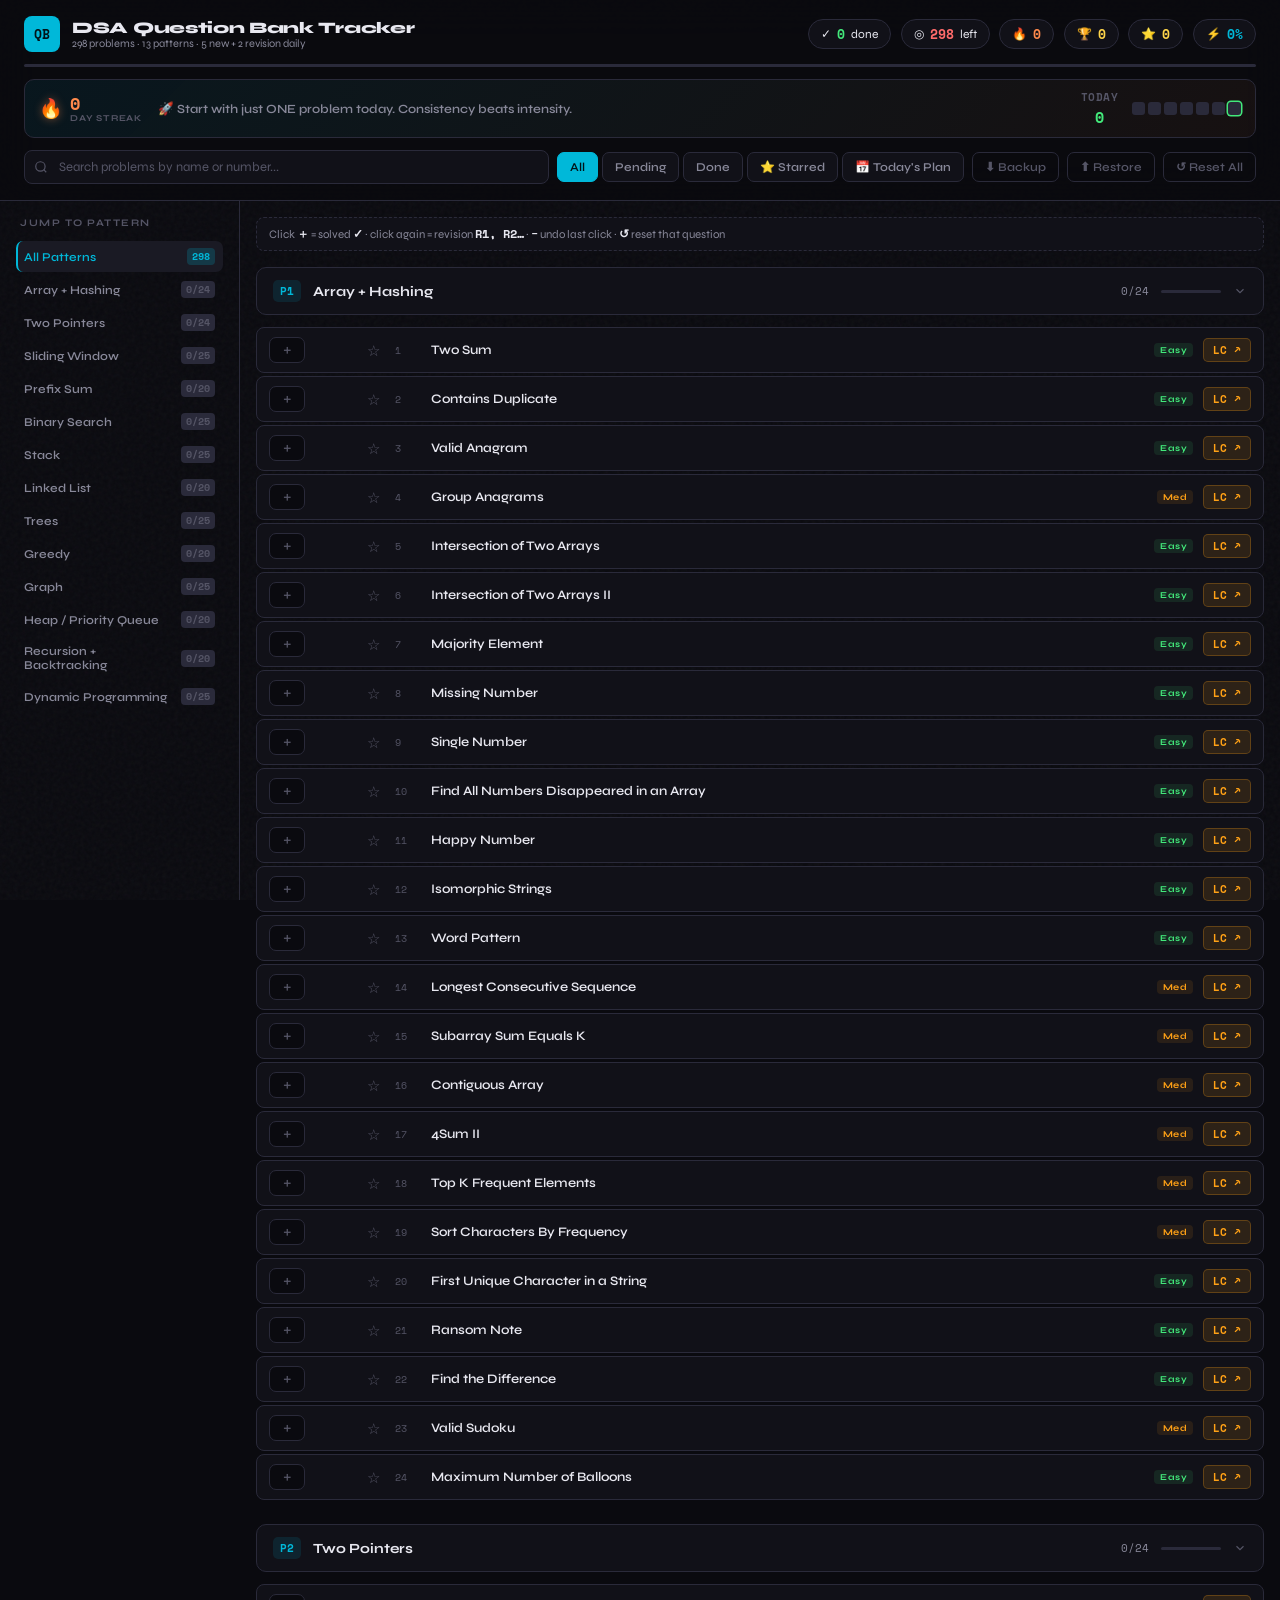
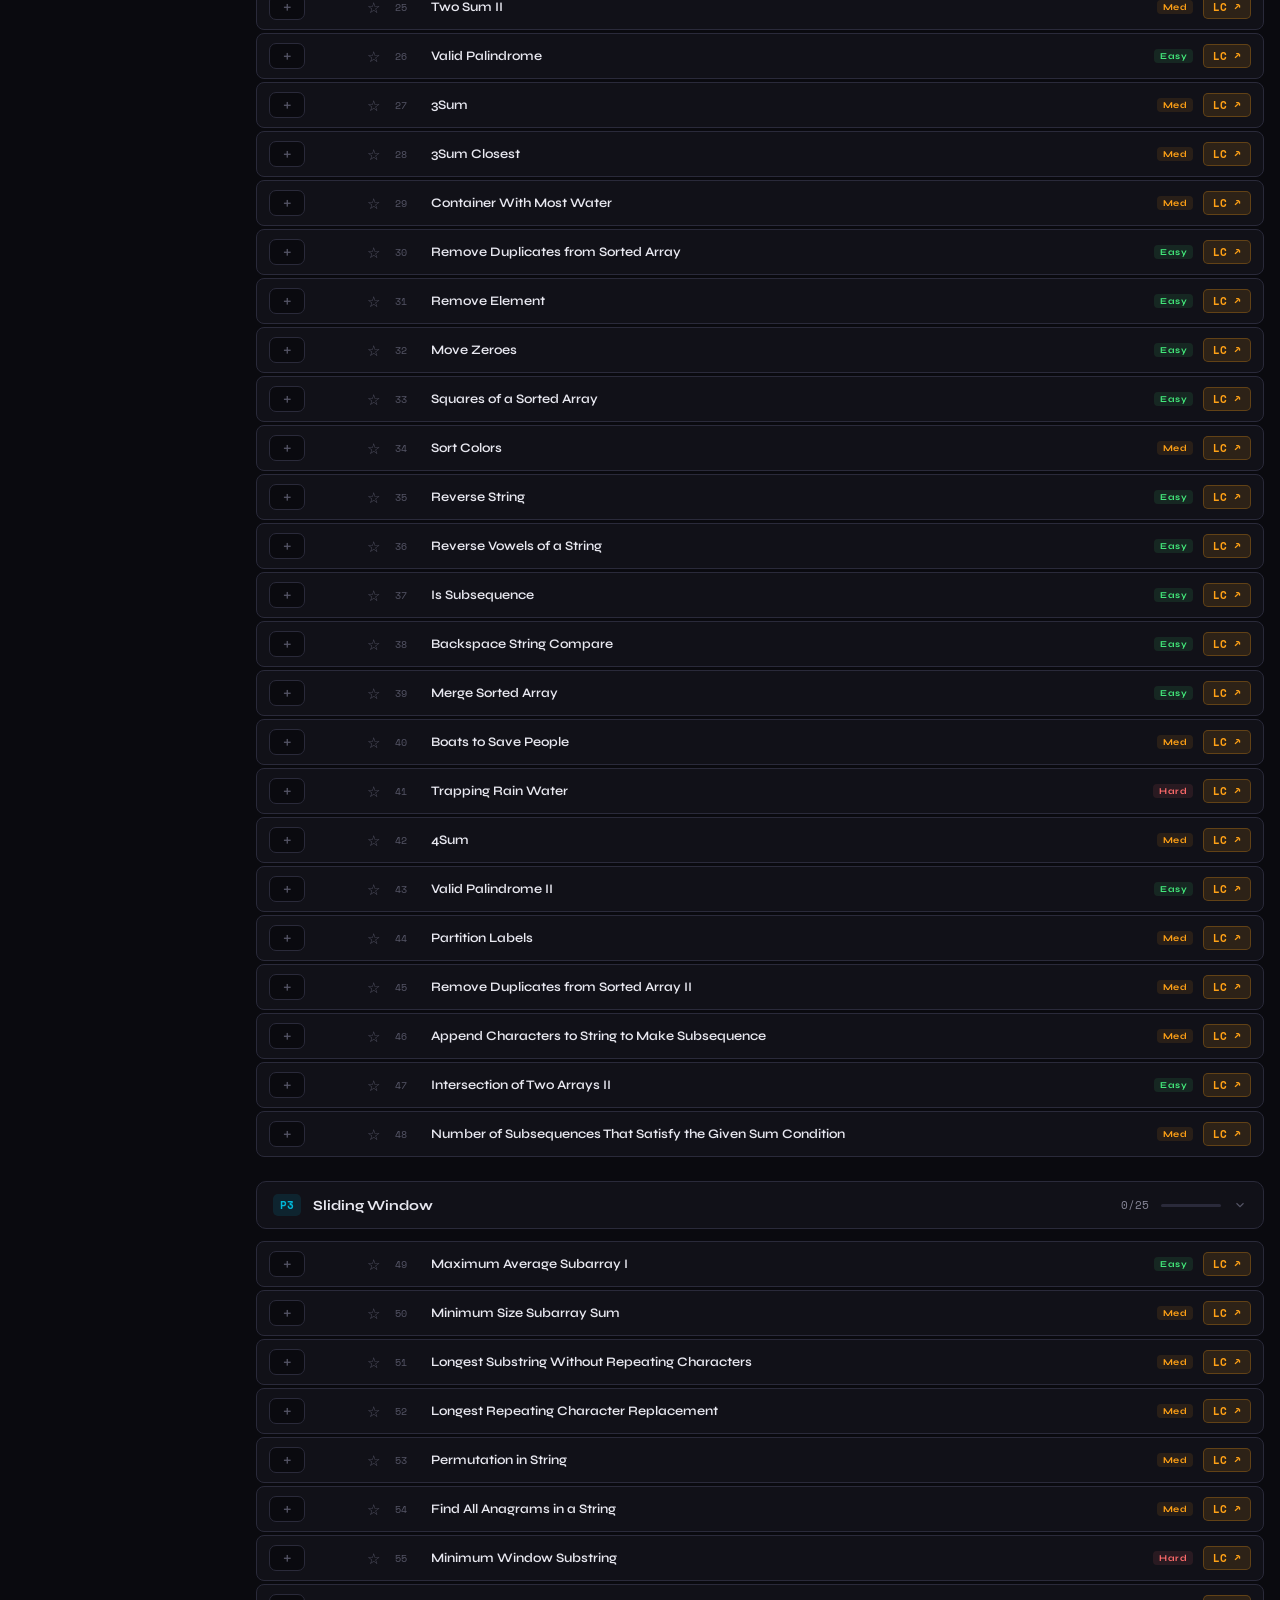
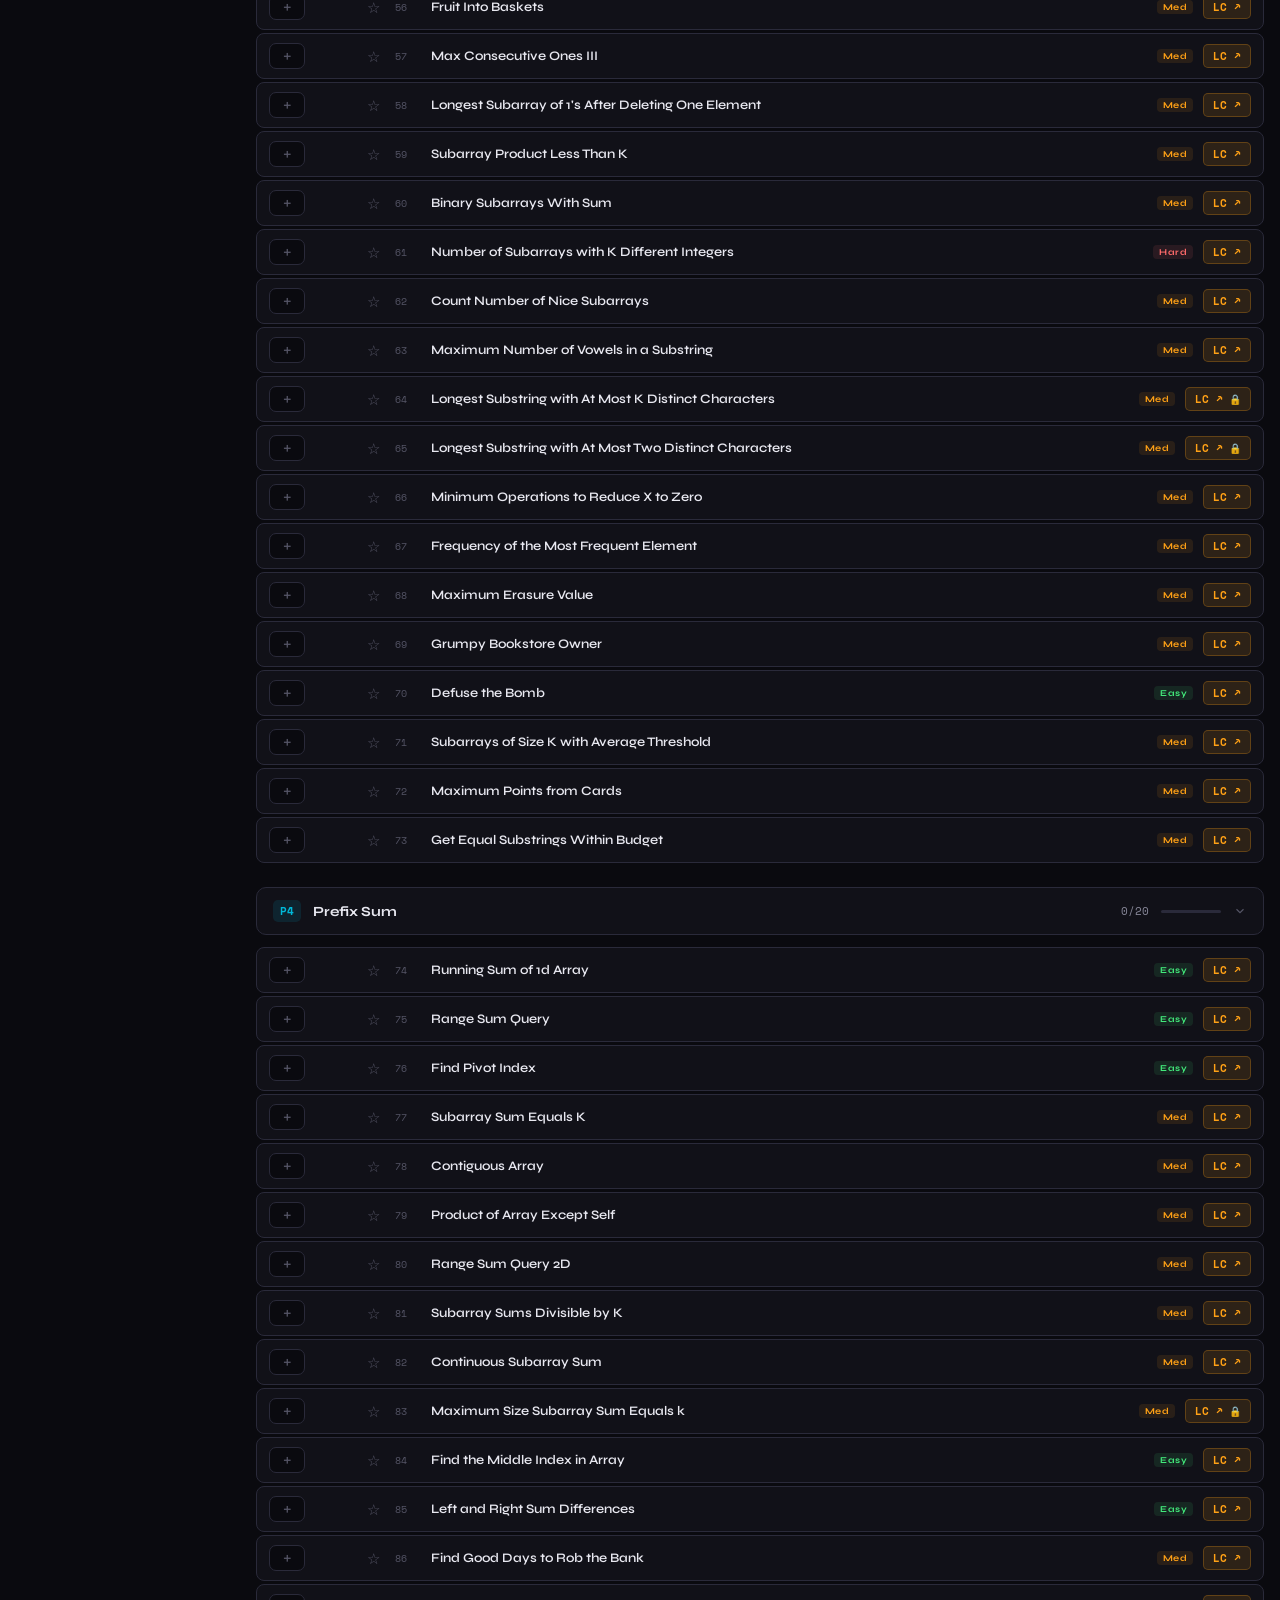
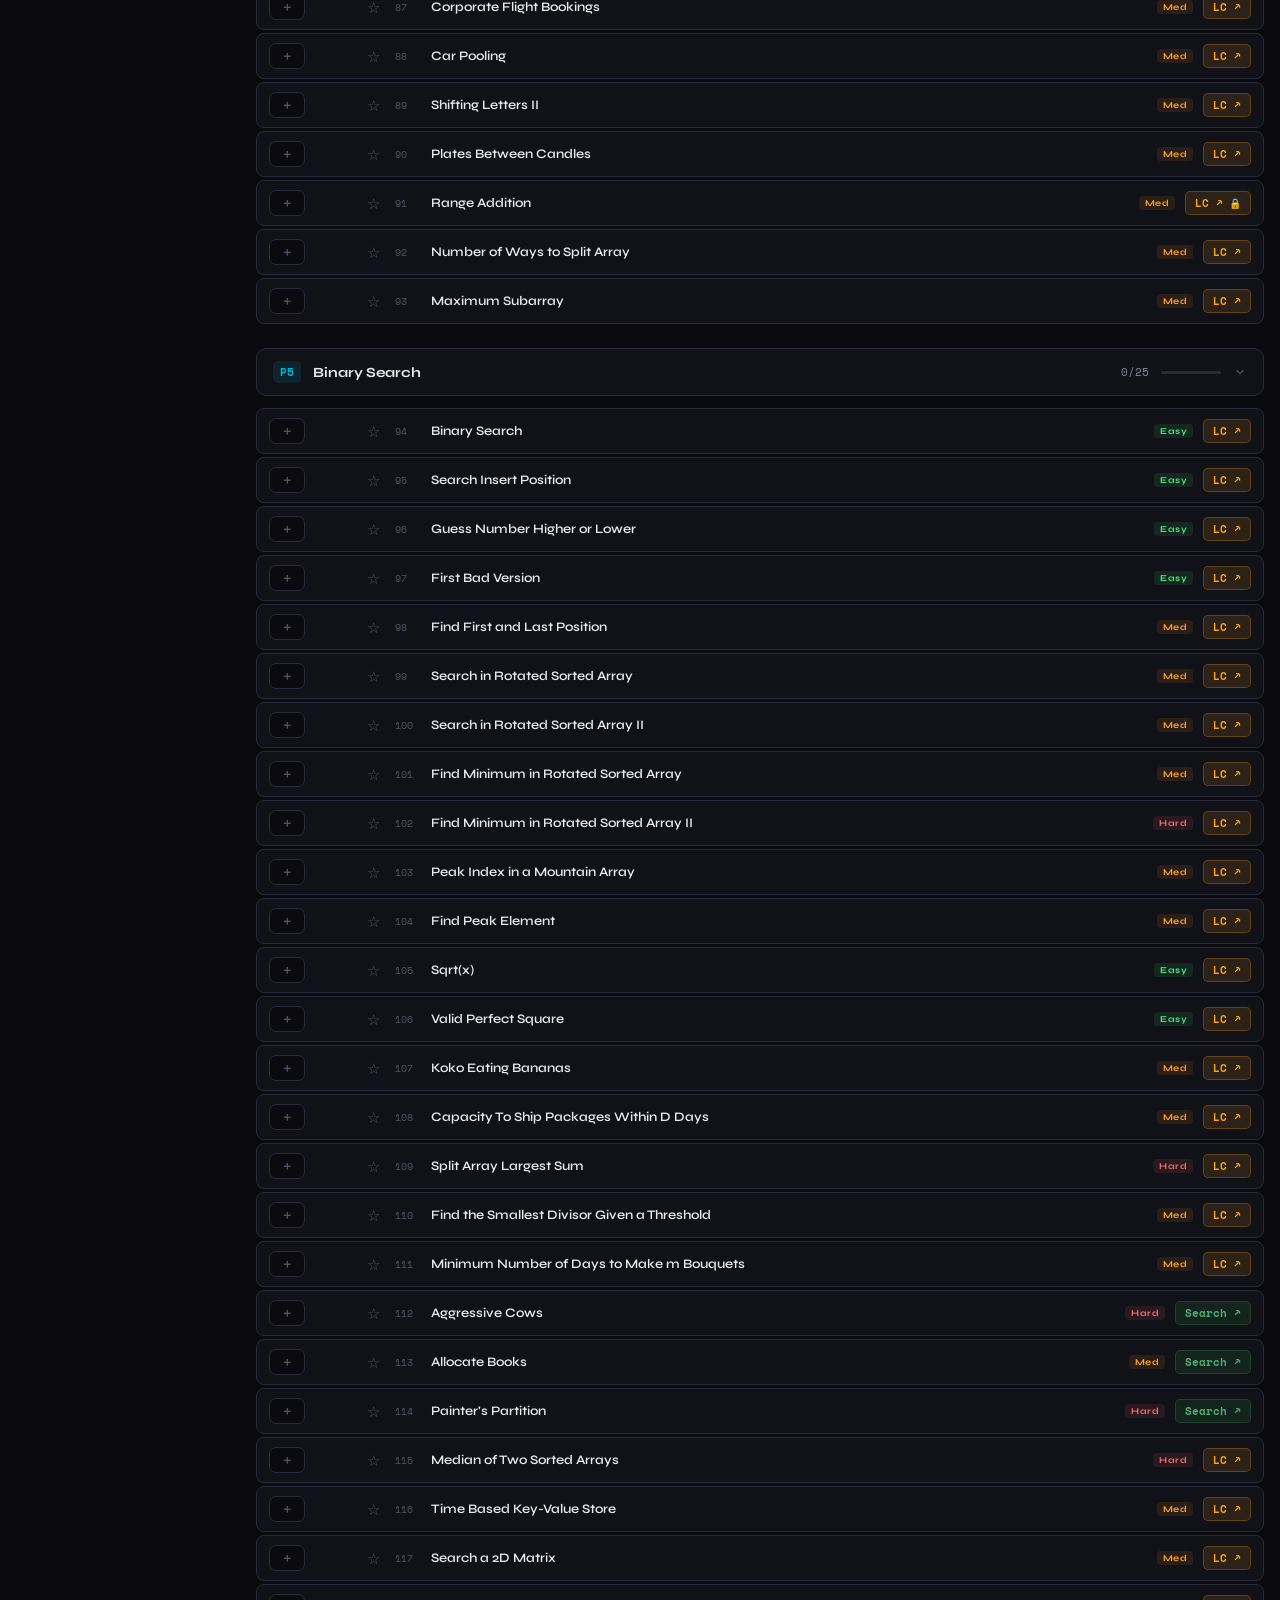
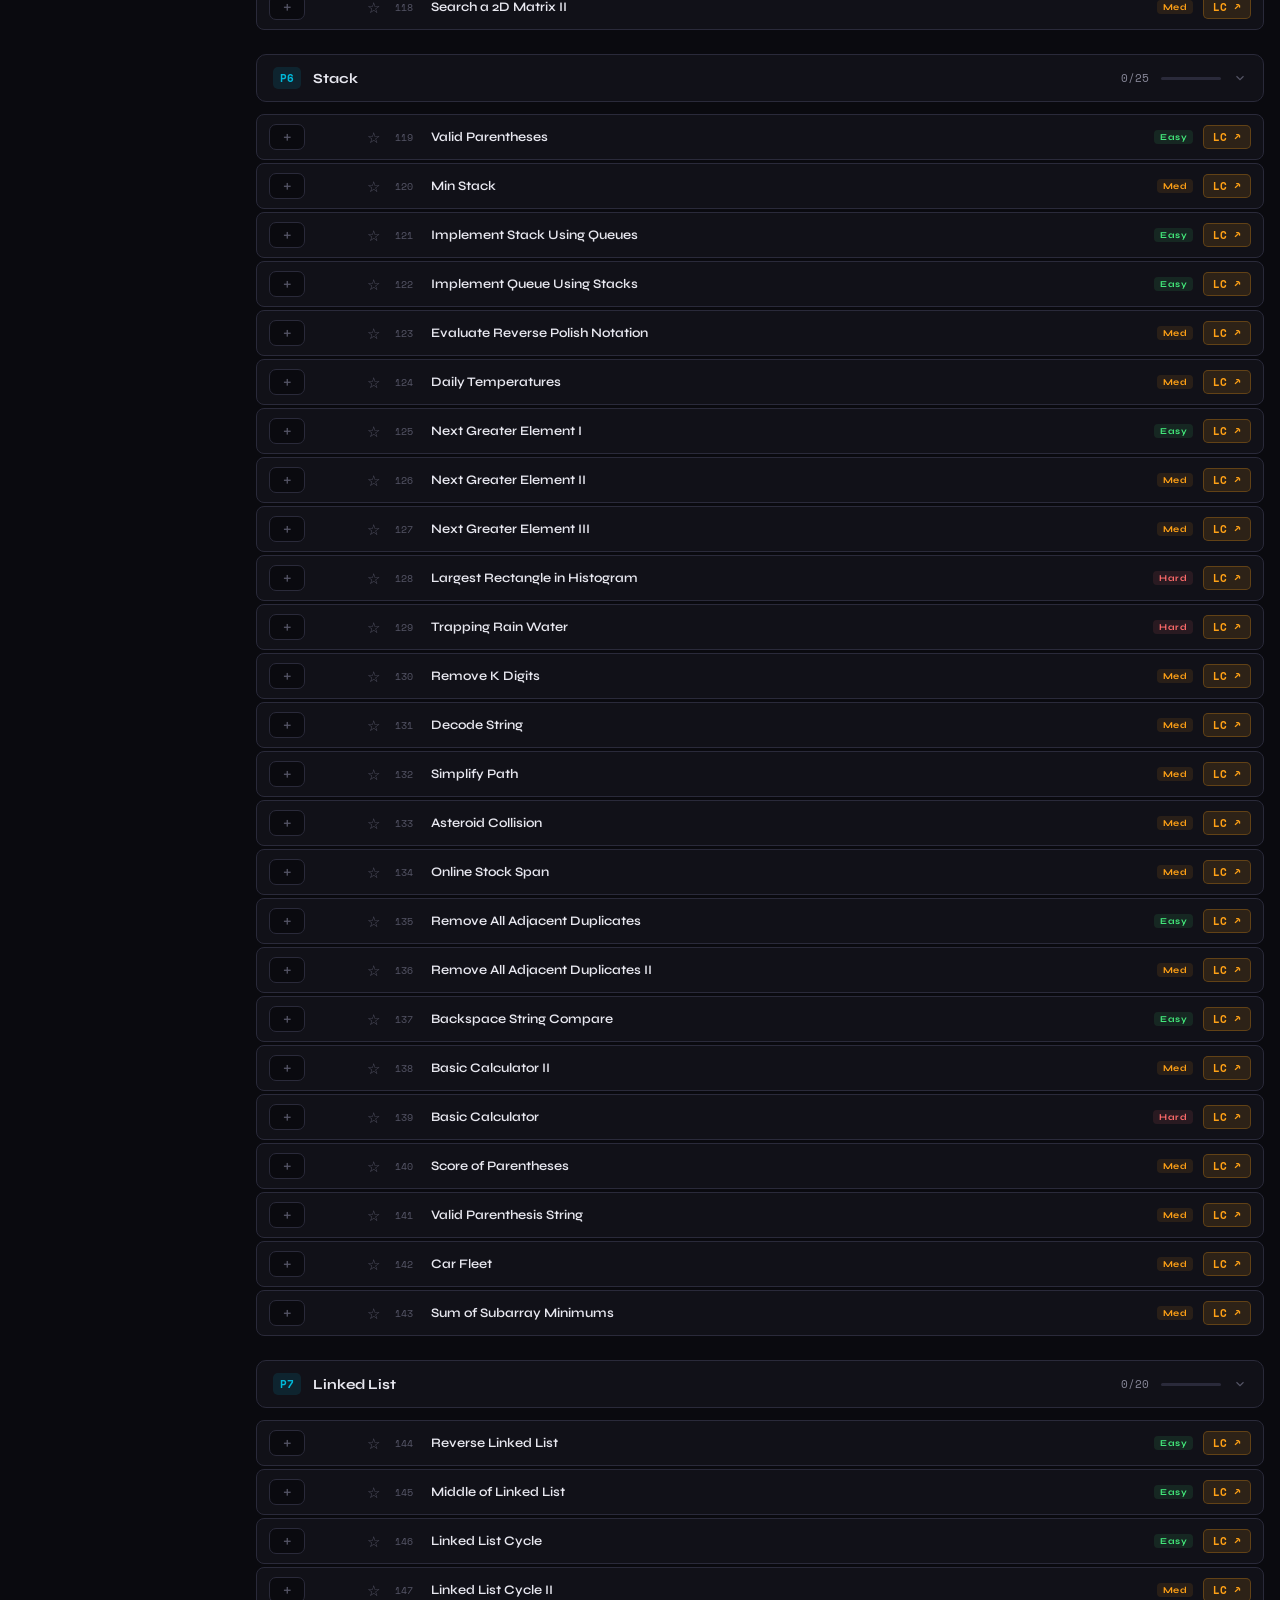
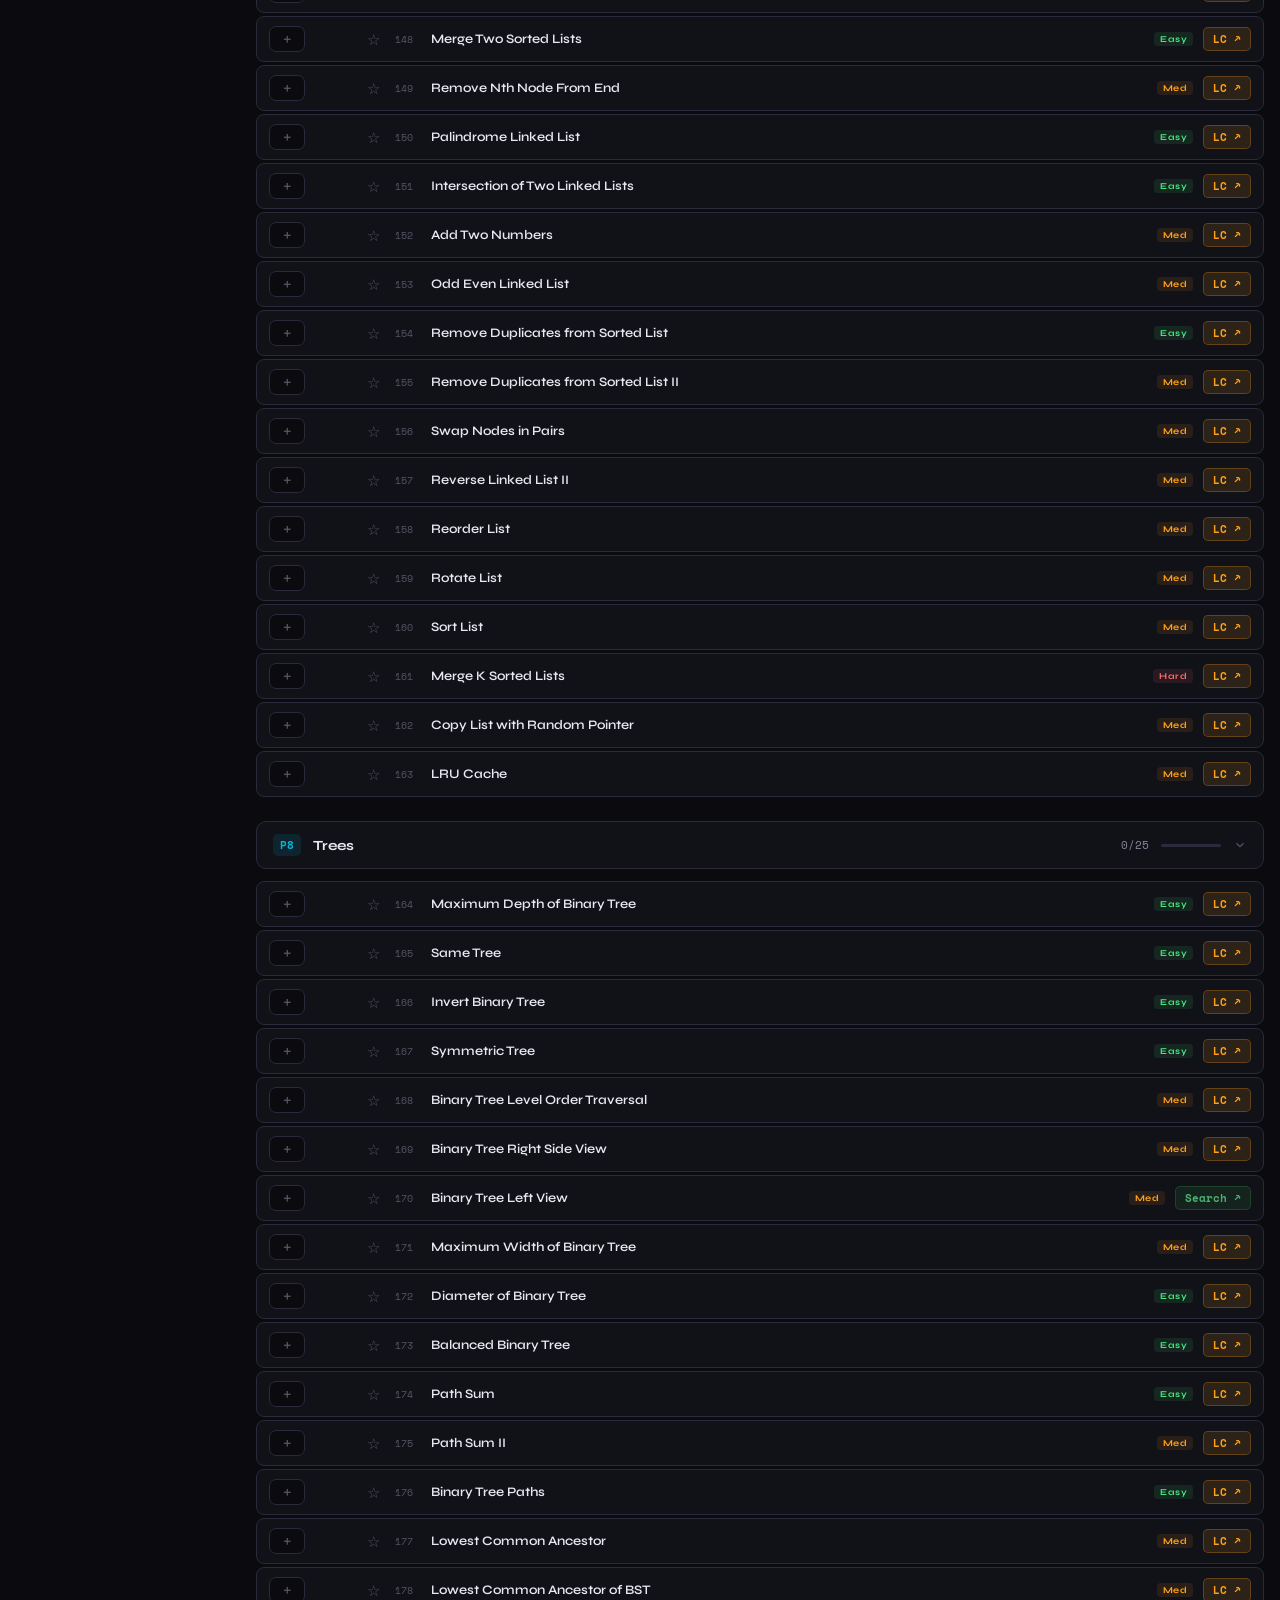
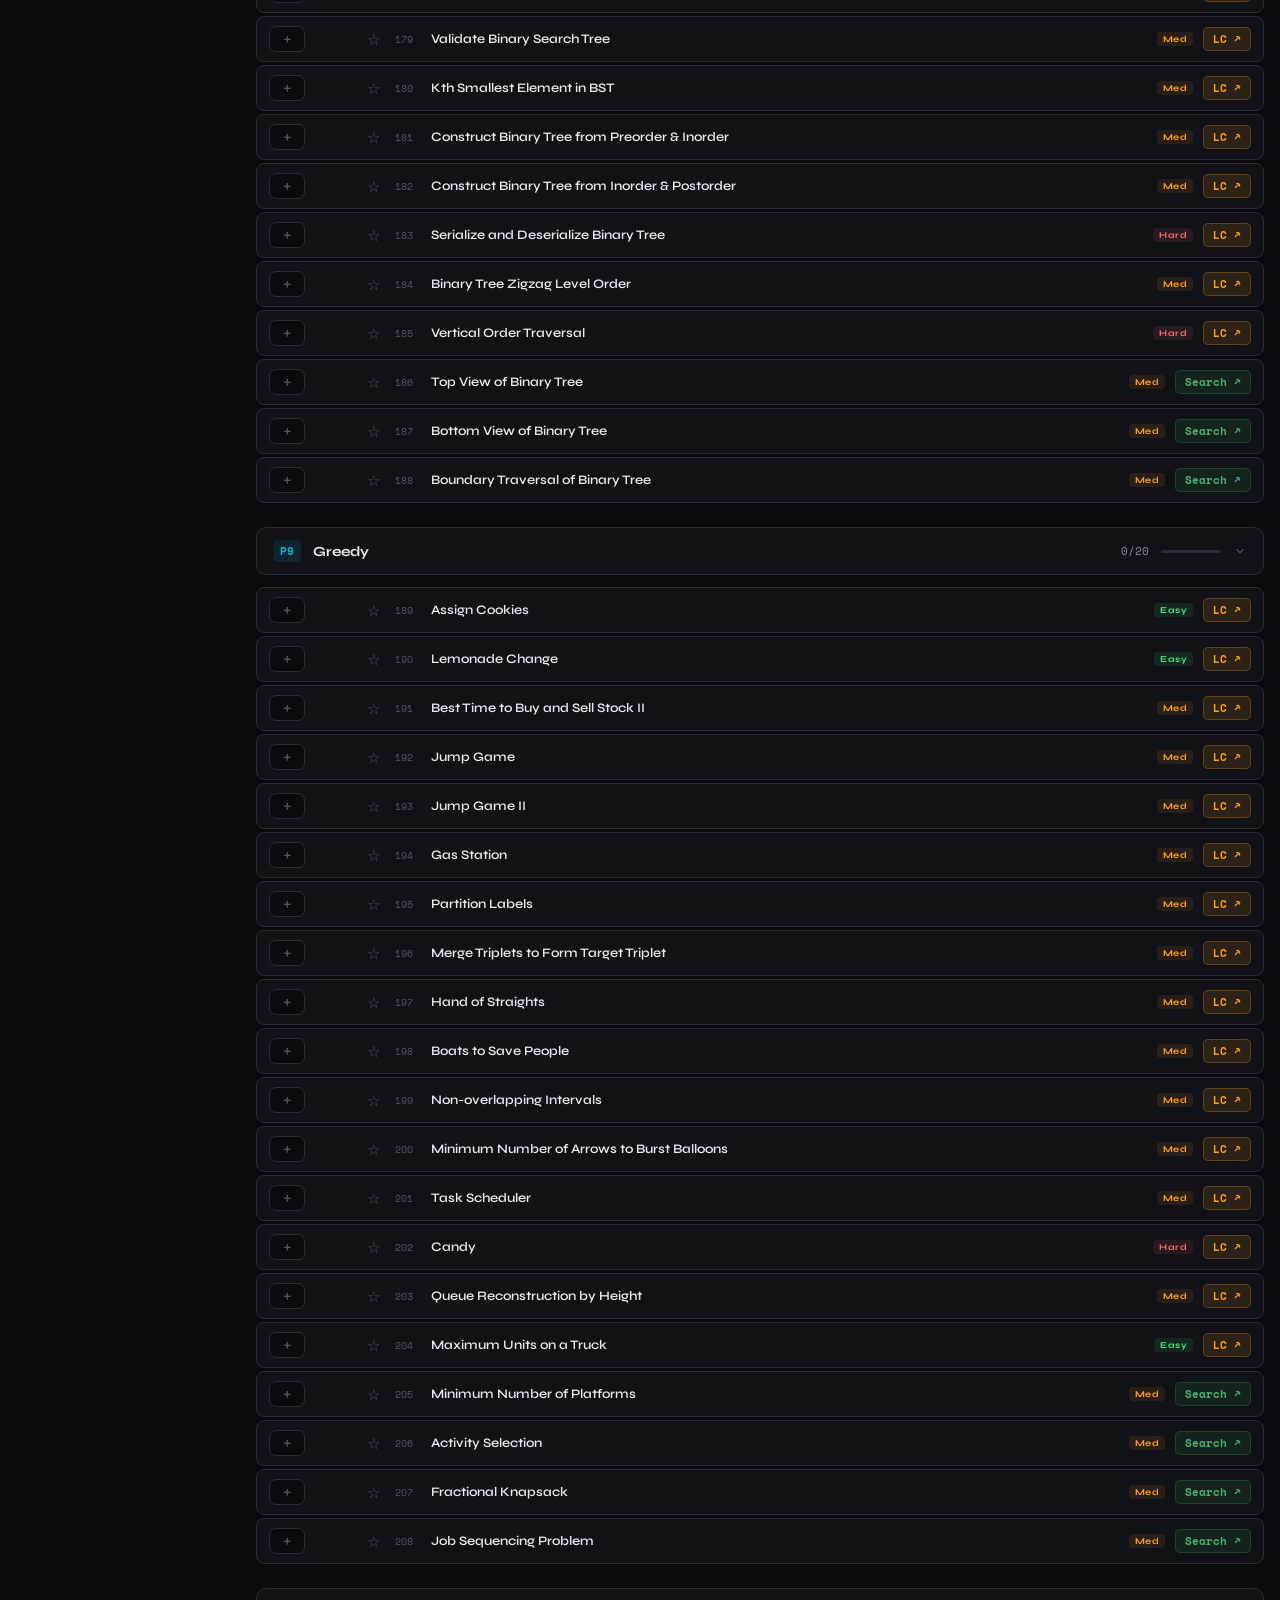
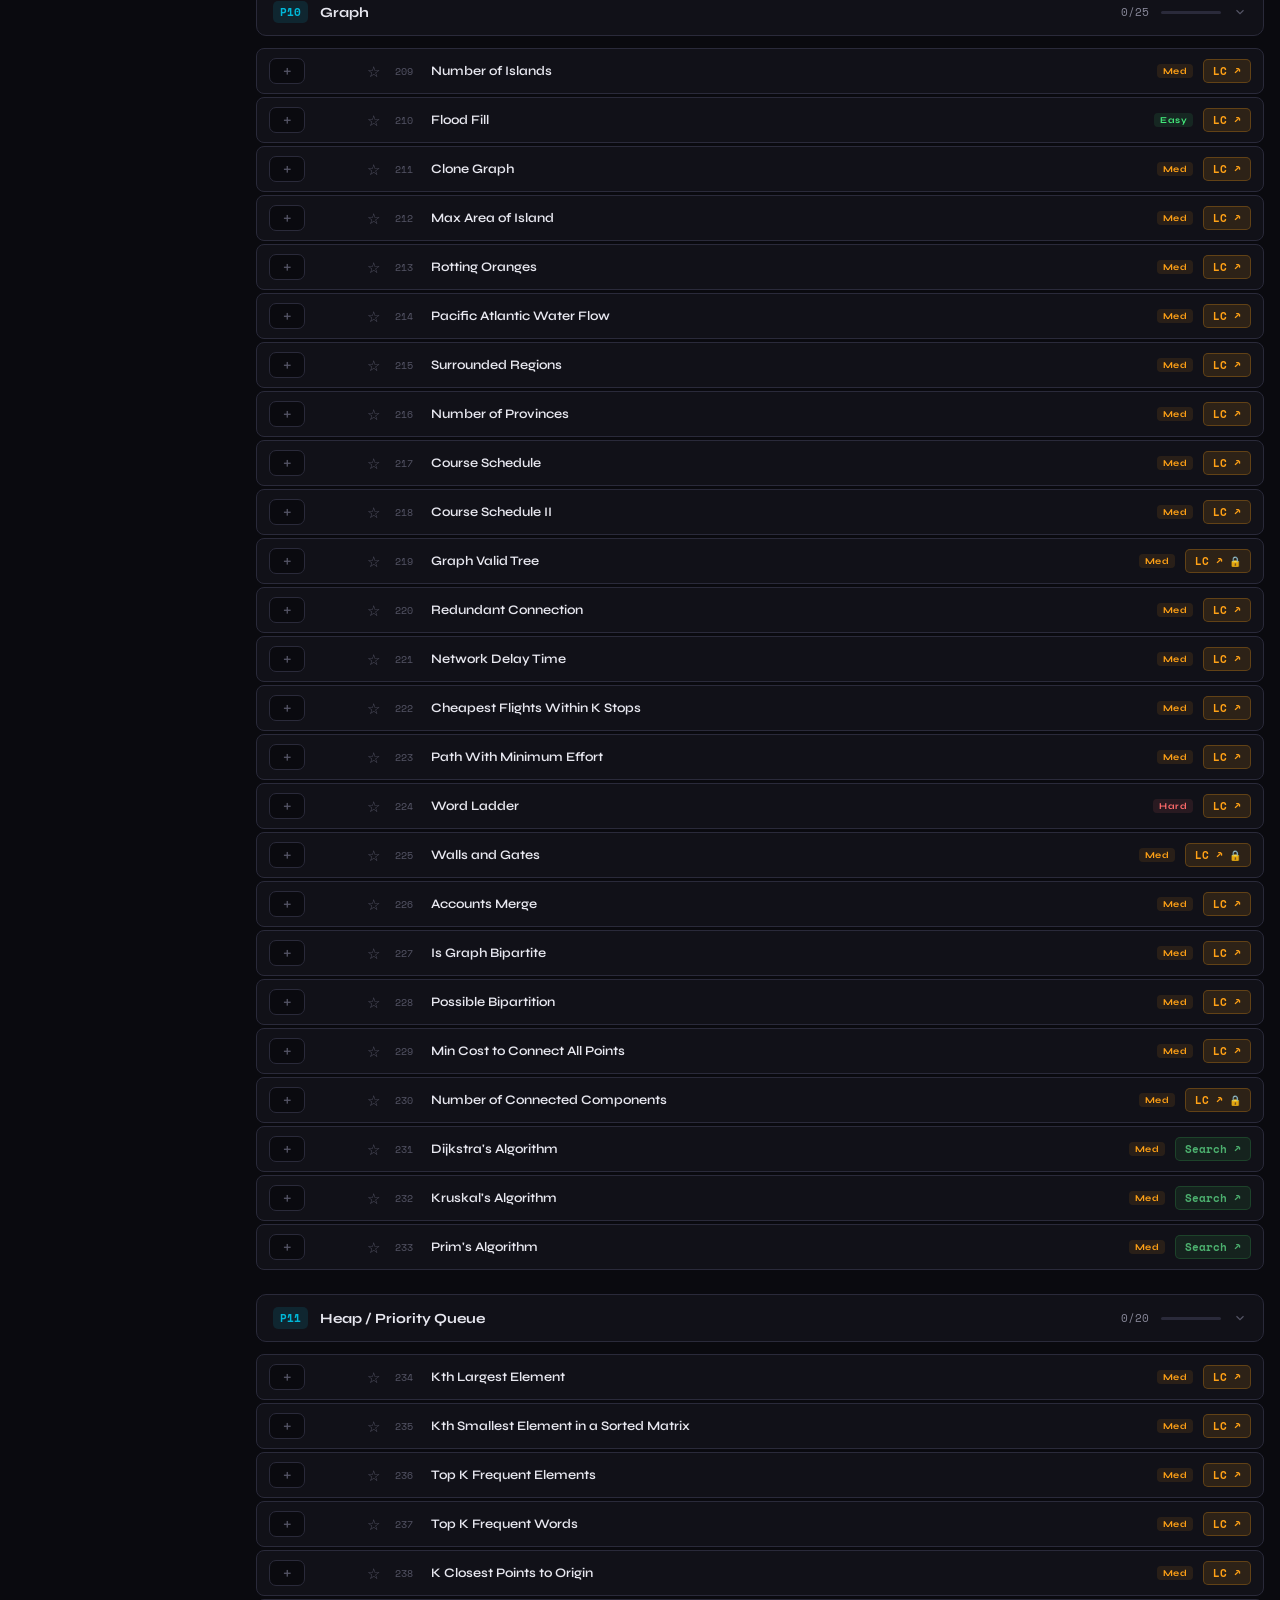
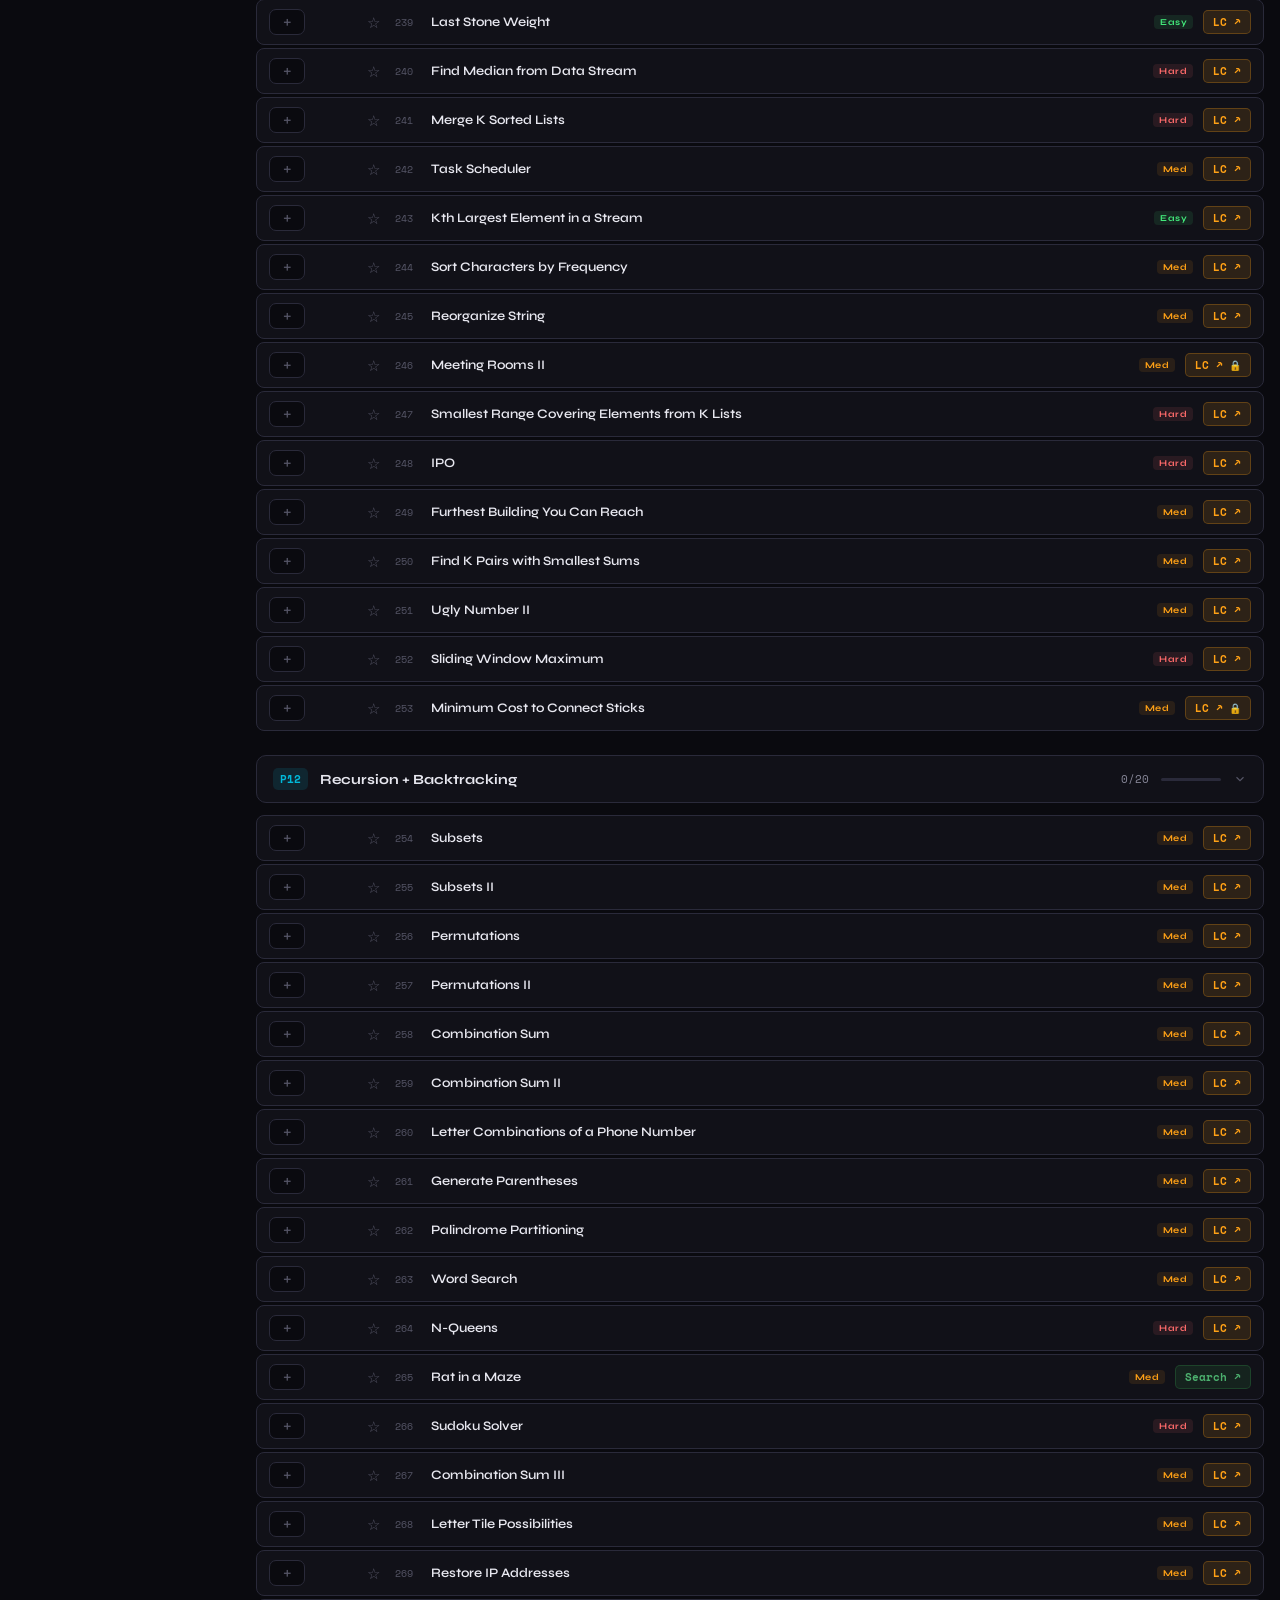
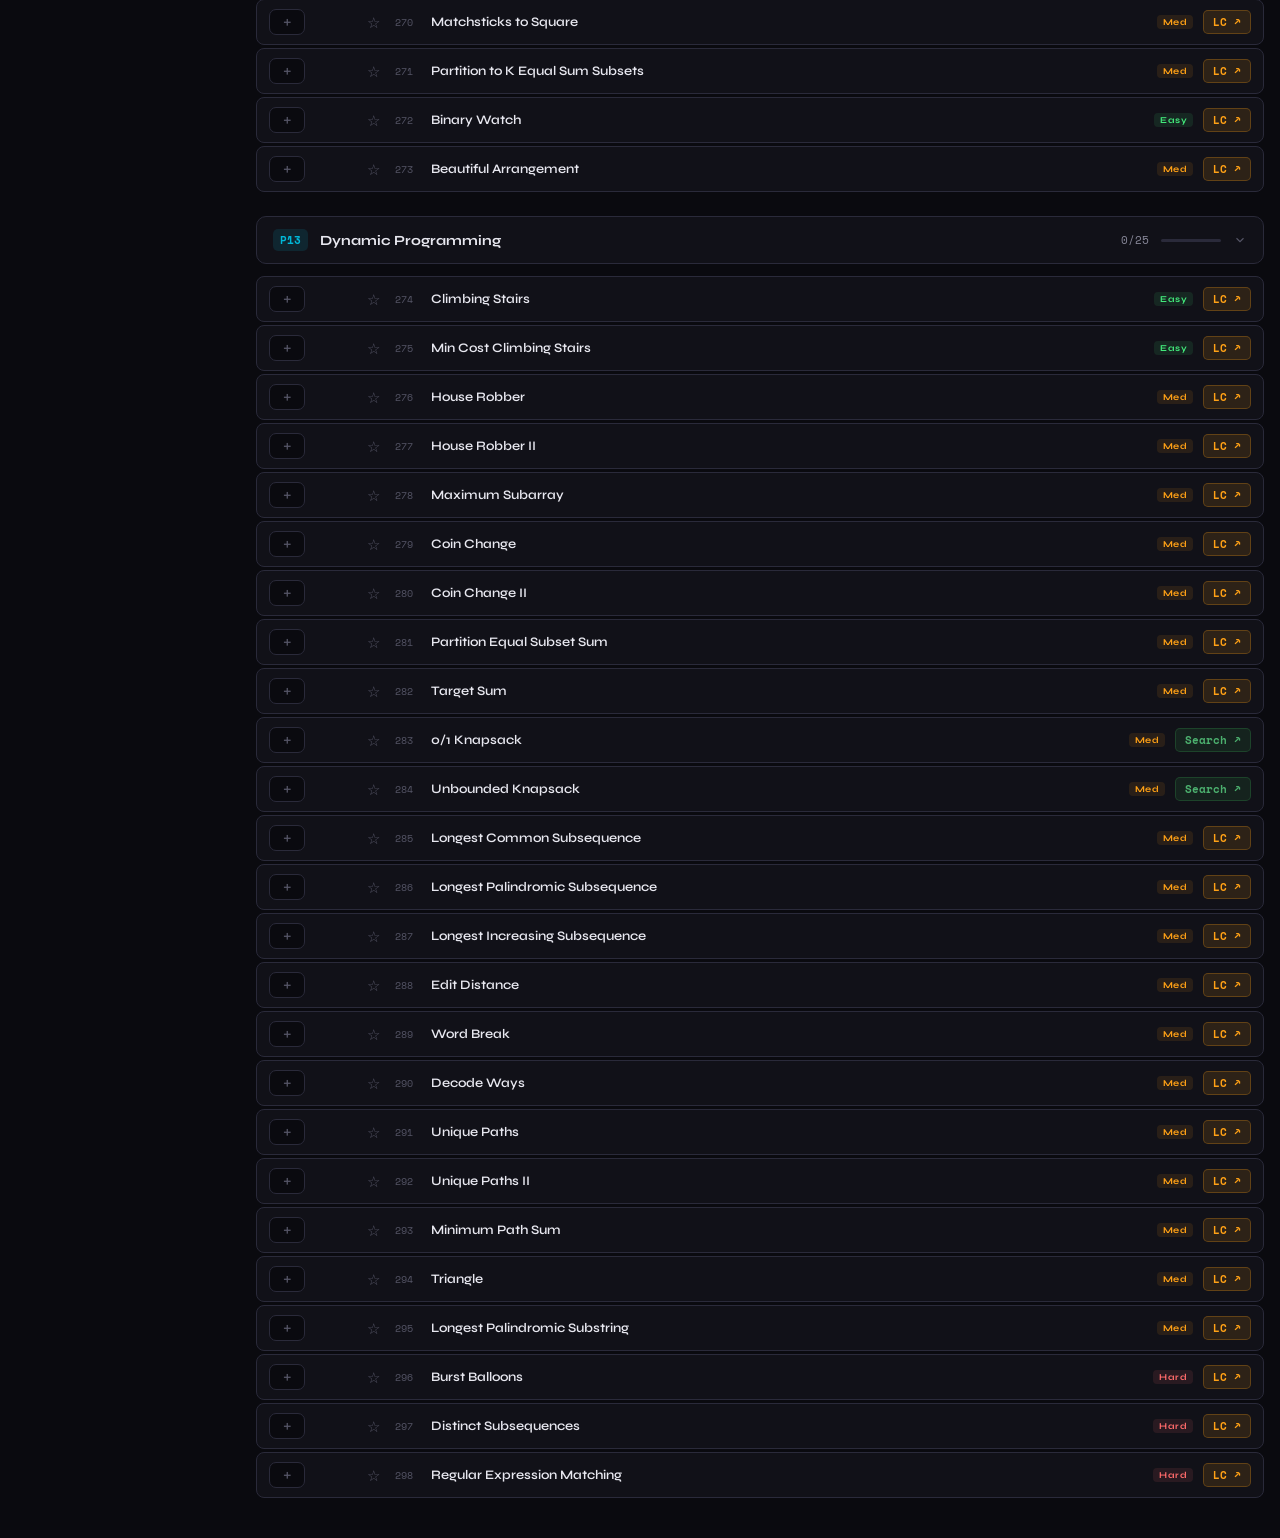
<file: dsa_question_bank_trackerfinal.html>
<!DOCTYPE html>
<html lang="en">
<head>
<meta charset="UTF-8">
<meta name="viewport" content="width=device-width, initial-scale=1.0">
<title>DSA Question Bank Tracker</title>
<link href="https://fonts.googleapis.com/css2?family=Space+Mono:wght@400;700&family=Syne:wght@400;600;700;800&display=swap" rel="stylesheet">
<style>
:root {
  --bg:#0a0a0f; --surface:#111118; --surface2:#1a1a24; --border:#2a2a3a;
  --accent:#00b8d9; --accent2:#ff6b6b; --accent3:#43e97b; --accent4:#f7971e;
  --text:#e8e8f0; --text2:#888899; --text3:#555566;
  --lc:#ffa116; --gfg:#2f8d46; --done-bg:rgba(67,233,123,0.06);
  --gold:#ffd54a; --streak:#ff8a4c; --hh:230px;
}
* { box-sizing:border-box; margin:0; padding:0; }
body { background:var(--bg); color:var(--text); font-family:'Syne',sans-serif; min-height:100vh; overflow-x:hidden; }
body::before { content:''; position:fixed; inset:0; pointer-events:none; z-index:0;
  background-image:url("data:image/svg+xml,%3Csvg viewBox='0 0 256 256' xmlns='http://www.w3.org/2000/svg'%3E%3Cfilter id='noise'%3E%3CfeTurbulence type='fractalNoise' baseFrequency='0.9' numOctaves='4' stitchTiles='stitch'/%3E%3C/filter%3E%3Crect width='100%25' height='100%25' filter='url(%23noise)' opacity='0.04'/%3E%3C/svg%3E"); }

.header { position:sticky; top:0; z-index:100; background:rgba(10,10,15,0.92); backdrop-filter:blur(20px); border-bottom:1px solid var(--border); padding:1rem 1.5rem; }
.header-top { display:flex; align-items:center; justify-content:space-between; margin-bottom:.75rem; }
.logo { display:flex; align-items:center; gap:.75rem; }
.logo-icon { width:36px; height:36px; background:var(--accent); border-radius:8px; display:flex; align-items:center; justify-content:center; font-family:'Space Mono',monospace; font-size:13px; font-weight:700; color:#001419; flex-shrink:0; }
.logo-text h1 { font-size:16px; font-weight:800; letter-spacing:-.3px; }
.logo-text p { font-size:11px; color:var(--text2); }
.header-stats { display:flex; gap:.6rem; align-items:center; flex-wrap:wrap; justify-content:flex-end; }
.stat-pill { background:var(--surface); border:1px solid var(--border); border-radius:20px; padding:4px 12px; font-size:12px; display:flex; align-items:center; gap:6px; }
.stat-pill .num { font-family:'Space Mono',monospace; font-size:13px; font-weight:700; }
.stat-pill.done .num { color:var(--accent3); } .stat-pill.rem .num { color:var(--accent2); }
.stat-pill.pct .num { color:var(--accent); } .stat-pill.streak .num { color:var(--streak); }
.stat-pill.maxstreak .num, .stat-pill.star .num { color:var(--gold); }

.progress-track { height:3px; background:var(--border); border-radius:3px; overflow:hidden; margin-bottom:.75rem; }
.progress-fill { height:100%; background:linear-gradient(90deg,var(--accent),var(--accent3)); border-radius:3px; transition:width .4s ease; }

.dashboard-card { display:flex; align-items:center; gap:16px; background:linear-gradient(135deg,rgba(0,184,217,.08),rgba(255,138,76,.05)); border:1px solid var(--border); border-radius:10px; padding:9px 14px; margin-bottom:.75rem; flex-wrap:wrap; }
.streak-badge { display:flex; align-items:center; gap:7px; flex-shrink:0; }
.streak-flame { font-size:19px; filter:drop-shadow(0 0 5px rgba(255,138,76,.45)); }
.streak-badge-text { display:flex; flex-direction:column; line-height:1.15; }
.streak-num { font-family:'Space Mono',monospace; font-weight:700; font-size:17px; color:var(--streak); }
.streak-label { font-size:9px; font-weight:700; letter-spacing:.8px; text-transform:uppercase; color:var(--text3); }
.motivation-text { flex:1; min-width:180px; font-size:12.5px; font-weight:600; color:var(--text2); }
.mini-stats { display:flex; align-items:center; gap:14px; flex-shrink:0; }
.today-stat { font-family:'Space Mono',monospace; font-size:10.5px; font-weight:700; letter-spacing:.5px; color:var(--text3); display:flex; flex-direction:column; align-items:center; gap:1px; text-transform:uppercase; }
.today-stat .num { font-size:15px; color:var(--accent3); }
.activity-squares { display:flex; gap:3px; align-items:flex-end; }
.activity-sq { width:13px; height:13px; border-radius:3px; background:var(--border); transition:transform .15s; }
.activity-sq:hover { transform:scale(1.2); }
.activity-sq[data-level="1"] { background:rgba(67,233,123,.32); }
.activity-sq[data-level="2"] { background:rgba(67,233,123,.62); }
.activity-sq[data-level="3"] { background:rgba(67,233,123,.95); }
.activity-sq.today { box-shadow:0 0 0 1.5px var(--accent3); }

.controls { display:flex; gap:.5rem; flex-wrap:wrap; align-items:center; }
.search-wrap { position:relative; flex:1; min-width:200px; }
.search-wrap svg { position:absolute; left:10px; top:50%; transform:translateY(-50%); color:var(--text3); pointer-events:none; }
#search { width:100%; background:var(--surface); border:1px solid var(--border); border-radius:8px; padding:8px 10px 8px 34px; color:var(--text); font-family:'Syne',sans-serif; font-size:13px; outline:none; transition:border-color .2s; }
#search:focus { border-color:var(--accent); } #search::placeholder { color:var(--text3); }
.filter-group { display:flex; gap:4px; flex-wrap:wrap; }
.fbtn { background:var(--surface); border:1px solid var(--border); border-radius:7px; padding:7px 12px; font-size:12px; font-family:'Syne',sans-serif; font-weight:600; color:var(--text2); cursor:pointer; transition:all .15s; white-space:nowrap; }
.fbtn:hover { border-color:var(--accent); color:var(--text); }
.fbtn.on { background:var(--accent); border-color:var(--accent); color:#001419; }
.fbtn.on-done { background:var(--accent3); border-color:var(--accent3); color:#000; }
.fbtn.on-pend { background:var(--accent2); border-color:var(--accent2); color:#fff; }
.fbtn.on-star { background:linear-gradient(135deg,var(--gold),#f7971e); border-color:var(--gold); color:#1a1206; }
.fbtn.plan-on { background:var(--accent4); border-color:var(--accent4); color:#1a1206; }
.reset-btn { background:transparent; border:1px solid var(--border); border-radius:7px; padding:7px 12px; font-size:12px; font-family:'Syne',sans-serif; font-weight:600; color:var(--text3); cursor:pointer; transition:all .15s; }
.reset-btn:hover { border-color:var(--accent2); color:var(--accent2); }
.reset-btn.soft:hover { border-color:var(--accent); color:var(--accent); }

.main { display:flex; position:relative; z-index:1; }
.sidebar { width:240px; flex-shrink:0; position:sticky; top:var(--hh); height:calc(100vh - var(--hh)); overflow-y:auto; border-right:1px solid var(--border); padding:1rem; scrollbar-width:thin; scrollbar-color:var(--border) transparent; }
.sidebar-title { font-size:10px; font-weight:700; letter-spacing:1.5px; text-transform:uppercase; color:var(--text3); margin-bottom:.75rem; padding-left:4px; }
.step-btn { display:flex; align-items:center; justify-content:space-between; width:100%; background:transparent; border:none; border-radius:7px; padding:7px 8px; font-size:12px; font-family:'Syne',sans-serif; font-weight:600; color:var(--text2); cursor:pointer; transition:all .15s; text-align:left; margin-bottom:2px; }
.step-btn:hover { background:var(--surface2); color:var(--text); }
.step-btn.on { background:var(--surface2); color:var(--accent); border-left:2px solid var(--accent); padding-left:6px; }
.step-btn .step-name { flex:1; }
.step-btn .step-count { font-family:'Space Mono',monospace; font-size:10px; color:var(--text3); background:var(--border); border-radius:4px; padding:1px 5px; flex-shrink:0; }
.step-btn.on .step-count { background:rgba(0,184,217,.2); color:var(--accent); }

.content { flex:1; min-width:0; padding:1rem; }
.step-section { margin-bottom:1.5rem; }
.step-header { display:flex; align-items:center; gap:.75rem; margin-bottom:.75rem; padding:.75rem 1rem; background:var(--surface); border:1px solid var(--border); border-radius:10px; cursor:pointer; transition:border-color .2s; }
.step-header:hover { border-color:var(--accent); }
.step-num { font-family:'Space Mono',monospace; font-size:11px; font-weight:700; color:var(--accent); background:rgba(0,184,217,.12); border-radius:5px; padding:3px 7px; flex-shrink:0; }
.step-title { font-size:14px; font-weight:700; flex:1; }
.step-progress-text { font-family:'Space Mono',monospace; font-size:11px; color:var(--text2); flex-shrink:0; }
.step-mini-bar { width:60px; height:3px; background:var(--border); border-radius:3px; overflow:hidden; flex-shrink:0; }
.step-mini-fill { height:100%; background:var(--accent3); border-radius:3px; transition:width .3s; }
.step-chevron { color:var(--text3); transition:transform .2s; flex-shrink:0; }
.step-section.collapsed .step-chevron { transform:rotate(-90deg); }
.step-section.collapsed .problems-list { display:none; }

.problems-list { display:flex; flex-direction:column; gap:3px; }
.prob { display:flex; align-items:center; gap:10px; padding:9px 12px; background:var(--surface); border:1px solid var(--border); border-radius:8px; transition:all .15s; animation:fadeIn .2s ease; }
.prob:hover { background:var(--surface2); transform:translateX(2px); }
.prob.done { background:var(--done-bg); border-color:rgba(67,233,123,.15); opacity:.7; }
@keyframes fadeIn { from{opacity:0;transform:translateY(4px)} to{opacity:1;transform:translateY(0)} }

.cb-wrap { position:relative; flex-shrink:0; }
.cb-wrap input[type=checkbox] { appearance:none; -webkit-appearance:none; width:18px; height:18px; border:1.5px solid var(--border); border-radius:5px; cursor:pointer; background:var(--bg); transition:all .15s; display:block; }
.cb-wrap input[type=checkbox]:checked { background:var(--accent3); border-color:var(--accent3); }
.cb-wrap input[type=checkbox]:checked::after { content:'✓'; position:absolute; top:50%; left:50%; transform:translate(-50%,-50%); font-size:11px; color:#000; font-weight:700; }

.prob-num { font-family:'Space Mono',monospace; font-size:10px; color:var(--text3); min-width:26px; flex-shrink:0; }
.prob-name { flex:1; min-width:0; display:flex; flex-direction:column; gap:1px; }
.prob-title { font-size:13px; font-weight:600; color:var(--text); }
.prob.done .prob-title { text-decoration:line-through; color:var(--text3); }
.solved-date { font-size:10px; font-family:'Space Mono',monospace; color:var(--text3); cursor:default; }
.solved-date:hover { color:var(--accent3); }

.star-btn { width:24px; height:24px; flex-shrink:0; display:flex; align-items:center; justify-content:center; background:transparent; border:none; border-radius:6px; font-size:15px; line-height:1; color:var(--text3); cursor:pointer; transition:all .15s; }
.star-btn:hover { background:var(--surface2); color:var(--gold); }
.star-btn.starred { color:var(--gold); text-shadow:0 0 8px rgba(255,213,74,.55); animation:starPop .3s ease; }
@keyframes starPop { 0%{transform:scale(1)} 45%{transform:scale(1.35)} 100%{transform:scale(1)} }

.links { display:flex; gap:5px; flex-shrink:0; }
.lnk { display:inline-flex; align-items:center; gap:4px; padding:3px 9px; border-radius:5px; font-size:11px; font-weight:700; font-family:'Space Mono',monospace; text-decoration:none; transition:all .15s; white-space:nowrap; }
.lnk:hover { transform:translateY(-1px); }
.lnk-lc { background:rgba(255,161,22,.12); border:1px solid rgba(255,161,22,.25); color:var(--lc); }
.lnk-lc:hover { background:rgba(255,161,22,.2); }
.lnk-gfg { background:rgba(47,141,70,.15); border:1px solid rgba(47,141,70,.3); color:#4caf6e; }
.lnk-gfg:hover { background:rgba(47,141,70,.25); }
.lock { font-size:10px; margin-left:2px; }

.diff { font-size:9px; font-weight:700; letter-spacing:.5px; padding:2px 6px; border-radius:4px; flex-shrink:0; }
.diff.e { background:rgba(67,233,123,.1); color:var(--accent3); }
.diff.m { background:rgba(255,161,22,.1); color:var(--lc); }
.diff.h { background:rgba(255,107,107,.1); color:var(--accent2); }

/* CLICK COUNTER (solve / revise) */
.cnt-wrap { display:flex; align-items:center; gap:3px; flex-shrink:0; }
.cnt-btn { min-width:36px; height:26px; padding:0 7px; border:1.5px solid var(--border); border-radius:7px; background:var(--bg); color:var(--text3); font-family:'Space Mono',monospace; font-size:12px; font-weight:700; cursor:pointer; display:flex; align-items:center; justify-content:center; transition:all .15s; }
.cnt-btn:hover { border-color:var(--accent3); color:var(--accent3); }
.cnt-btn.has { background:var(--accent3); border-color:var(--accent3); color:#000; }
.cnt-btn.rev { background:var(--accent); border-color:var(--accent); color:#001419; }
.cnt-btn.has:hover, .cnt-btn.rev:hover { filter:brightness(1.12); color:#000; }
.cnt-mini { width:20px; height:20px; padding:0; border:none; border-radius:5px; background:transparent; color:var(--text3); font-size:13px; line-height:1; cursor:pointer; transition:all .15s; }
.cnt-mini:hover { background:var(--surface2); color:var(--accent2); }
.cnt-mini.hid { visibility:hidden; pointer-events:none; }
.hint { font-size:11.5px; color:var(--text2); background:var(--surface); border:1px dashed var(--border); border-radius:8px; padding:7px 12px; margin-bottom:1rem; line-height:1.5; }
.hint b { color:var(--text); font-family:'Space Mono',monospace; }

/* TODAY'S PLAN */
.plan { background:linear-gradient(135deg,rgba(247,151,30,.08),rgba(0,184,217,.05)); border:1px solid rgba(247,151,30,.35); border-radius:12px; padding:14px; margin-bottom:1.5rem; }
.plan h2 { font-size:14px; font-weight:800; margin-bottom:4px; }
.plan .sub { font-size:11.5px; color:var(--text2); margin-bottom:10px; }
.plan h3 { font-size:10px; letter-spacing:1.4px; text-transform:uppercase; color:var(--text3); margin:10px 0 6px; }
.plan .prob { margin-bottom:3px; }
.plan-note { font-size:11px; color:var(--text3); margin-top:10px; line-height:1.5; }
.pat-tag { font-size:9.5px; font-family:'Space Mono',monospace; color:var(--text3); }

.empty { text-align:center; padding:3rem 1rem; color:var(--text3); }
.empty svg { margin-bottom:1rem; opacity:.3; } .empty p { font-size:14px; }

::-webkit-scrollbar { width:5px; } ::-webkit-scrollbar-track { background:transparent; } ::-webkit-scrollbar-thumb { background:var(--border); border-radius:3px; }

@media (max-width:768px) {
  .sidebar { display:none; }
  .header { padding:.75rem 1rem; }
  .header-top { flex-wrap:wrap; gap:.5rem; }
  .header-stats { width:100%; justify-content:flex-start; gap:6px; }
  .dashboard-card { flex-direction:column; align-items:flex-start; gap:8px; padding:10px 12px; }
  .motivation-text { font-size:11.5px; }
  .mini-stats { width:100%; justify-content:space-between; }
  .star-btn { width:30px; height:30px; font-size:17px; }
  .prob { flex-wrap:wrap; }
  .prob-title { font-size:12.5px; }
}
</style>
</head>
<body>

<header class="header" id="header">
  <div class="header-top">
    <div class="logo">
      <div class="logo-icon">QB</div>
      <div class="logo-text">
        <h1>DSA Question Bank Tracker</h1>
        <p id="header-sub">298 problems · 13 patterns · 5 new + 2 revision daily</p>
      </div>
    </div>
    <div class="header-stats">
      <div class="stat-pill done">✓ <span class="num" id="s-done">0</span> done</div>
      <div class="stat-pill rem">◎ <span class="num" id="s-rem">0</span> left</div>
      <div class="stat-pill streak">🔥 <span class="num" id="s-streak">0</span></div>
      <div class="stat-pill maxstreak">🏆 <span class="num" id="s-maxstreak">0</span></div>
      <div class="stat-pill star">⭐ <span class="num" id="s-star">0</span></div>
      <div class="stat-pill pct">⚡ <span class="num" id="s-pct">0%</span></div>
    </div>
  </div>
  <div class="progress-track"><div class="progress-fill" id="prog-fill" style="width:0%"></div></div>
  <div class="dashboard-card">
    <div class="streak-badge">
      <span class="streak-flame">🔥</span>
      <div class="streak-badge-text">
        <span class="streak-num" id="dash-streak-num">0</span>
        <span class="streak-label">day streak</span>
      </div>
    </div>
    <div class="motivation-text" id="dash-message"></div>
    <div class="mini-stats">
      <div class="today-stat">Today<span class="num" id="dash-today-num">0</span></div>
      <div class="activity-squares" id="activity-squares"></div>
    </div>
  </div>
  <div class="controls">
    <div class="search-wrap">
      <svg width="14" height="14" viewBox="0 0 24 24" fill="none" stroke="currentColor" stroke-width="2"><circle cx="11" cy="11" r="8"/><path d="m21 21-4.35-4.35"/></svg>
      <input type="text" id="search" placeholder="Search problems by name or number...">
    </div>
    <div class="filter-group">
      <button class="fbtn on" id="f-all" onclick="setFilter('all')">All</button>
      <button class="fbtn" id="f-pend" onclick="setFilter('pending')">Pending</button>
      <button class="fbtn" id="f-done" onclick="setFilter('done')">Done</button>
      <button class="fbtn" id="f-star" onclick="setFilter('starred')">⭐ Starred</button>
      <button class="fbtn" id="f-plan" onclick="togglePlan()">📅 Today's Plan</button>
    </div>
    <button class="reset-btn soft" onclick="exportData()" title="Download a backup of your progress">⬇ Backup</button>
    <button class="reset-btn soft" onclick="document.getElementById('imp').click()" title="Restore from a backup file">⬆ Restore</button>
    <input type="file" id="imp" accept="application/json" style="display:none">
    <button class="reset-btn" onclick="resetAll()">↺ Reset All</button>
  </div>
</header>

<div class="main">
  <aside class="sidebar" id="sidebar"></aside>
  <div class="content" id="content"></div>
</div>

<script>
/* Format per line: Title|slug|difficulty(e/m/h)
   slug "~"  -> no LeetCode number in the PDF, opens a search link
   slug "$x" -> LeetCode Premium problem */
const RAW = [
["Array + Hashing", `
Two Sum|two-sum|e
Contains Duplicate|contains-duplicate|e
Valid Anagram|valid-anagram|e
Group Anagrams|group-anagrams|m
Intersection of Two Arrays|intersection-of-two-arrays|e
Intersection of Two Arrays II|intersection-of-two-arrays-ii|e
Majority Element|majority-element|e
Missing Number|missing-number|e
Single Number|single-number|e
Find All Numbers Disappeared in an Array|find-all-numbers-disappeared-in-an-array|e
Happy Number|happy-number|e
Isomorphic Strings|isomorphic-strings|e
Word Pattern|word-pattern|e
Longest Consecutive Sequence|longest-consecutive-sequence|m
Subarray Sum Equals K|subarray-sum-equals-k|m
Contiguous Array|contiguous-array|m
4Sum II|4sum-ii|m
Top K Frequent Elements|top-k-frequent-elements|m
Sort Characters By Frequency|sort-characters-by-frequency|m
First Unique Character in a String|first-unique-character-in-a-string|e
Ransom Note|ransom-note|e
Find the Difference|find-the-difference|e
Valid Sudoku|valid-sudoku|m
Maximum Number of Balloons|maximum-number-of-balloons|e`],
["Two Pointers", `
Two Sum II|two-sum-ii-input-array-is-sorted|m
Valid Palindrome|valid-palindrome|e
3Sum|3sum|m
3Sum Closest|3sum-closest|m
Container With Most Water|container-with-most-water|m
Remove Duplicates from Sorted Array|remove-duplicates-from-sorted-array|e
Remove Element|remove-element|e
Move Zeroes|move-zeroes|e
Squares of a Sorted Array|squares-of-a-sorted-array|e
Sort Colors|sort-colors|m
Reverse String|reverse-string|e
Reverse Vowels of a String|reverse-vowels-of-a-string|e
Is Subsequence|is-subsequence|e
Backspace String Compare|backspace-string-compare|e
Merge Sorted Array|merge-sorted-array|e
Boats to Save People|boats-to-save-people|m
Trapping Rain Water|trapping-rain-water|h
4Sum|4sum|m
Valid Palindrome II|valid-palindrome-ii|e
Partition Labels|partition-labels|m
Remove Duplicates from Sorted Array II|remove-duplicates-from-sorted-array-ii|m
Append Characters to String to Make Subsequence|append-characters-to-string-to-make-subsequence|m
Intersection of Two Arrays II|intersection-of-two-arrays-ii|e
Number of Subsequences That Satisfy the Given Sum Condition|number-of-subsequences-that-satisfy-the-given-sum-condition|m`],
["Sliding Window", `
Maximum Average Subarray I|maximum-average-subarray-i|e
Minimum Size Subarray Sum|minimum-size-subarray-sum|m
Longest Substring Without Repeating Characters|longest-substring-without-repeating-characters|m
Longest Repeating Character Replacement|longest-repeating-character-replacement|m
Permutation in String|permutation-in-string|m
Find All Anagrams in a String|find-all-anagrams-in-a-string|m
Minimum Window Substring|minimum-window-substring|h
Fruit Into Baskets|fruit-into-baskets|m
Max Consecutive Ones III|max-consecutive-ones-iii|m
Longest Subarray of 1's After Deleting One Element|longest-subarray-of-1s-after-deleting-one-element|m
Subarray Product Less Than K|subarray-product-less-than-k|m
Binary Subarrays With Sum|binary-subarrays-with-sum|m
Number of Subarrays with K Different Integers|subarrays-with-k-different-integers|h
Count Number of Nice Subarrays|count-number-of-nice-subarrays|m
Maximum Number of Vowels in a Substring|maximum-number-of-vowels-in-a-substring-of-given-length|m
Longest Substring with At Most K Distinct Characters|$longest-substring-with-at-most-k-distinct-characters|m
Longest Substring with At Most Two Distinct Characters|$longest-substring-with-at-most-two-distinct-characters|m
Minimum Operations to Reduce X to Zero|minimum-operations-to-reduce-x-to-zero|m
Frequency of the Most Frequent Element|frequency-of-the-most-frequent-element|m
Maximum Erasure Value|maximum-erasure-value|m
Grumpy Bookstore Owner|grumpy-bookstore-owner|m
Defuse the Bomb|defuse-the-bomb|e
Subarrays of Size K with Average Threshold|number-of-sub-arrays-of-size-k-and-average-greater-than-or-equal-to-threshold|m
Maximum Points from Cards|maximum-points-you-can-obtain-from-cards|m
Get Equal Substrings Within Budget|get-equal-substrings-within-budget|m`],
["Prefix Sum", `
Running Sum of 1d Array|running-sum-of-1d-array|e
Range Sum Query|range-sum-query-immutable|e
Find Pivot Index|find-pivot-index|e
Subarray Sum Equals K|subarray-sum-equals-k|m
Contiguous Array|contiguous-array|m
Product of Array Except Self|product-of-array-except-self|m
Range Sum Query 2D|range-sum-query-2d-immutable|m
Subarray Sums Divisible by K|subarray-sums-divisible-by-k|m
Continuous Subarray Sum|continuous-subarray-sum|m
Maximum Size Subarray Sum Equals k|$maximum-size-subarray-sum-equals-k|m
Find the Middle Index in Array|find-the-middle-index-in-array|e
Left and Right Sum Differences|left-and-right-sum-differences|e
Find Good Days to Rob the Bank|find-good-days-to-rob-the-bank|m
Corporate Flight Bookings|corporate-flight-bookings|m
Car Pooling|car-pooling|m
Shifting Letters II|shifting-letters-ii|m
Plates Between Candles|plates-between-candles|m
Range Addition|$range-addition|m
Number of Ways to Split Array|number-of-ways-to-split-array|m
Maximum Subarray|maximum-subarray|m`],
["Binary Search", `
Binary Search|binary-search|e
Search Insert Position|search-insert-position|e
Guess Number Higher or Lower|guess-number-higher-or-lower|e
First Bad Version|first-bad-version|e
Find First and Last Position|find-first-and-last-position-of-element-in-sorted-array|m
Search in Rotated Sorted Array|search-in-rotated-sorted-array|m
Search in Rotated Sorted Array II|search-in-rotated-sorted-array-ii|m
Find Minimum in Rotated Sorted Array|find-minimum-in-rotated-sorted-array|m
Find Minimum in Rotated Sorted Array II|find-minimum-in-rotated-sorted-array-ii|h
Peak Index in a Mountain Array|peak-index-in-a-mountain-array|m
Find Peak Element|find-peak-element|m
Sqrt(x)|sqrtx|e
Valid Perfect Square|valid-perfect-square|e
Koko Eating Bananas|koko-eating-bananas|m
Capacity To Ship Packages Within D Days|capacity-to-ship-packages-within-d-days|m
Split Array Largest Sum|split-array-largest-sum|h
Find the Smallest Divisor Given a Threshold|find-the-smallest-divisor-given-a-threshold|m
Minimum Number of Days to Make m Bouquets|minimum-number-of-days-to-make-m-bouquets|m
Aggressive Cows|~|h
Allocate Books|~|m
Painter's Partition|~|h
Median of Two Sorted Arrays|median-of-two-sorted-arrays|h
Time Based Key-Value Store|time-based-key-value-store|m
Search a 2D Matrix|search-a-2d-matrix|m
Search a 2D Matrix II|search-a-2d-matrix-ii|m`],
["Stack", `
Valid Parentheses|valid-parentheses|e
Min Stack|min-stack|m
Implement Stack Using Queues|implement-stack-using-queues|e
Implement Queue Using Stacks|implement-queue-using-stacks|e
Evaluate Reverse Polish Notation|evaluate-reverse-polish-notation|m
Daily Temperatures|daily-temperatures|m
Next Greater Element I|next-greater-element-i|e
Next Greater Element II|next-greater-element-ii|m
Next Greater Element III|next-greater-element-iii|m
Largest Rectangle in Histogram|largest-rectangle-in-histogram|h
Trapping Rain Water|trapping-rain-water|h
Remove K Digits|remove-k-digits|m
Decode String|decode-string|m
Simplify Path|simplify-path|m
Asteroid Collision|asteroid-collision|m
Online Stock Span|online-stock-span|m
Remove All Adjacent Duplicates|remove-all-adjacent-duplicates-in-string|e
Remove All Adjacent Duplicates II|remove-all-adjacent-duplicates-in-string-ii|m
Backspace String Compare|backspace-string-compare|e
Basic Calculator II|basic-calculator-ii|m
Basic Calculator|basic-calculator|h
Score of Parentheses|score-of-parentheses|m
Valid Parenthesis String|valid-parenthesis-string|m
Car Fleet|car-fleet|m
Sum of Subarray Minimums|sum-of-subarray-minimums|m`],
["Linked List", `
Reverse Linked List|reverse-linked-list|e
Middle of Linked List|middle-of-the-linked-list|e
Linked List Cycle|linked-list-cycle|e
Linked List Cycle II|linked-list-cycle-ii|m
Merge Two Sorted Lists|merge-two-sorted-lists|e
Remove Nth Node From End|remove-nth-node-from-end-of-list|m
Palindrome Linked List|palindrome-linked-list|e
Intersection of Two Linked Lists|intersection-of-two-linked-lists|e
Add Two Numbers|add-two-numbers|m
Odd Even Linked List|odd-even-linked-list|m
Remove Duplicates from Sorted List|remove-duplicates-from-sorted-list|e
Remove Duplicates from Sorted List II|remove-duplicates-from-sorted-list-ii|m
Swap Nodes in Pairs|swap-nodes-in-pairs|m
Reverse Linked List II|reverse-linked-list-ii|m
Reorder List|reorder-list|m
Rotate List|rotate-list|m
Sort List|sort-list|m
Merge K Sorted Lists|merge-k-sorted-lists|h
Copy List with Random Pointer|copy-list-with-random-pointer|m
LRU Cache|lru-cache|m`],
["Trees", `
Maximum Depth of Binary Tree|maximum-depth-of-binary-tree|e
Same Tree|same-tree|e
Invert Binary Tree|invert-binary-tree|e
Symmetric Tree|symmetric-tree|e
Binary Tree Level Order Traversal|binary-tree-level-order-traversal|m
Binary Tree Right Side View|binary-tree-right-side-view|m
Binary Tree Left View|~|m
Maximum Width of Binary Tree|maximum-width-of-binary-tree|m
Diameter of Binary Tree|diameter-of-binary-tree|e
Balanced Binary Tree|balanced-binary-tree|e
Path Sum|path-sum|e
Path Sum II|path-sum-ii|m
Binary Tree Paths|binary-tree-paths|e
Lowest Common Ancestor|lowest-common-ancestor-of-a-binary-tree|m
Lowest Common Ancestor of BST|lowest-common-ancestor-of-a-binary-search-tree|m
Validate Binary Search Tree|validate-binary-search-tree|m
Kth Smallest Element in BST|kth-smallest-element-in-a-bst|m
Construct Binary Tree from Preorder & Inorder|construct-binary-tree-from-preorder-and-inorder-traversal|m
Construct Binary Tree from Inorder & Postorder|construct-binary-tree-from-inorder-and-postorder-traversal|m
Serialize and Deserialize Binary Tree|serialize-and-deserialize-binary-tree|h
Binary Tree Zigzag Level Order|binary-tree-zigzag-level-order-traversal|m
Vertical Order Traversal|vertical-order-traversal-of-a-binary-tree|h
Top View of Binary Tree|~|m
Bottom View of Binary Tree|~|m
Boundary Traversal of Binary Tree|~|m`],
["Greedy", `
Assign Cookies|assign-cookies|e
Lemonade Change|lemonade-change|e
Best Time to Buy and Sell Stock II|best-time-to-buy-and-sell-stock-ii|m
Jump Game|jump-game|m
Jump Game II|jump-game-ii|m
Gas Station|gas-station|m
Partition Labels|partition-labels|m
Merge Triplets to Form Target Triplet|merge-triplets-to-form-target-triplet|m
Hand of Straights|hand-of-straights|m
Boats to Save People|boats-to-save-people|m
Non-overlapping Intervals|non-overlapping-intervals|m
Minimum Number of Arrows to Burst Balloons|minimum-number-of-arrows-to-burst-balloons|m
Task Scheduler|task-scheduler|m
Candy|candy|h
Queue Reconstruction by Height|queue-reconstruction-by-height|m
Maximum Units on a Truck|maximum-units-on-a-truck|e
Minimum Number of Platforms|~|m
Activity Selection|~|m
Fractional Knapsack|~|m
Job Sequencing Problem|~|m`],
["Graph", `
Number of Islands|number-of-islands|m
Flood Fill|flood-fill|e
Clone Graph|clone-graph|m
Max Area of Island|max-area-of-island|m
Rotting Oranges|rotting-oranges|m
Pacific Atlantic Water Flow|pacific-atlantic-water-flow|m
Surrounded Regions|surrounded-regions|m
Number of Provinces|number-of-provinces|m
Course Schedule|course-schedule|m
Course Schedule II|course-schedule-ii|m
Graph Valid Tree|$graph-valid-tree|m
Redundant Connection|redundant-connection|m
Network Delay Time|network-delay-time|m
Cheapest Flights Within K Stops|cheapest-flights-within-k-stops|m
Path With Minimum Effort|path-with-minimum-effort|m
Word Ladder|word-ladder|h
Walls and Gates|$walls-and-gates|m
Accounts Merge|accounts-merge|m
Is Graph Bipartite|is-graph-bipartite|m
Possible Bipartition|possible-bipartition|m
Min Cost to Connect All Points|min-cost-to-connect-all-points|m
Number of Connected Components|$number-of-connected-components-in-an-undirected-graph|m
Dijkstra's Algorithm|~|m
Kruskal's Algorithm|~|m
Prim's Algorithm|~|m`],
["Heap / Priority Queue", `
Kth Largest Element|kth-largest-element-in-an-array|m
Kth Smallest Element in a Sorted Matrix|kth-smallest-element-in-a-sorted-matrix|m
Top K Frequent Elements|top-k-frequent-elements|m
Top K Frequent Words|top-k-frequent-words|m
K Closest Points to Origin|k-closest-points-to-origin|m
Last Stone Weight|last-stone-weight|e
Find Median from Data Stream|find-median-from-data-stream|h
Merge K Sorted Lists|merge-k-sorted-lists|h
Task Scheduler|task-scheduler|m
Kth Largest Element in a Stream|kth-largest-element-in-a-stream|e
Sort Characters by Frequency|sort-characters-by-frequency|m
Reorganize String|reorganize-string|m
Meeting Rooms II|$meeting-rooms-ii|m
Smallest Range Covering Elements from K Lists|smallest-range-covering-elements-from-k-lists|h
IPO|ipo|h
Furthest Building You Can Reach|furthest-building-you-can-reach|m
Find K Pairs with Smallest Sums|find-k-pairs-with-smallest-sums|m
Ugly Number II|ugly-number-ii|m
Sliding Window Maximum|sliding-window-maximum|h
Minimum Cost to Connect Sticks|$minimum-cost-to-connect-sticks|m`],
["Recursion + Backtracking", `
Subsets|subsets|m
Subsets II|subsets-ii|m
Permutations|permutations|m
Permutations II|permutations-ii|m
Combination Sum|combination-sum|m
Combination Sum II|combination-sum-ii|m
Letter Combinations of a Phone Number|letter-combinations-of-a-phone-number|m
Generate Parentheses|generate-parentheses|m
Palindrome Partitioning|palindrome-partitioning|m
Word Search|word-search|m
N-Queens|n-queens|h
Rat in a Maze|~|m
Sudoku Solver|sudoku-solver|h
Combination Sum III|combination-sum-iii|m
Letter Tile Possibilities|letter-tile-possibilities|m
Restore IP Addresses|restore-ip-addresses|m
Matchsticks to Square|matchsticks-to-square|m
Partition to K Equal Sum Subsets|partition-to-k-equal-sum-subsets|m
Binary Watch|binary-watch|e
Beautiful Arrangement|beautiful-arrangement|m`],
["Dynamic Programming", `
Climbing Stairs|climbing-stairs|e
Min Cost Climbing Stairs|min-cost-climbing-stairs|e
House Robber|house-robber|m
House Robber II|house-robber-ii|m
Maximum Subarray|maximum-subarray|m
Coin Change|coin-change|m
Coin Change II|coin-change-ii|m
Partition Equal Subset Sum|partition-equal-subset-sum|m
Target Sum|target-sum|m
0/1 Knapsack|~|m
Unbounded Knapsack|~|m
Longest Common Subsequence|longest-common-subsequence|m
Longest Palindromic Subsequence|longest-palindromic-subsequence|m
Longest Increasing Subsequence|longest-increasing-subsequence|m
Edit Distance|edit-distance|m
Word Break|word-break|m
Decode Ways|decode-ways|m
Unique Paths|unique-paths|m
Unique Paths II|unique-paths-ii|m
Minimum Path Sum|minimum-path-sum|m
Triangle|triangle|m
Longest Palindromic Substring|longest-palindromic-substring|m
Burst Balloons|burst-balloons|h
Distinct Subsequences|distinct-subsequences|h
Regular Expression Matching|regular-expression-matching|h`]
];

/* Build DATA from RAW */
const DATA = [];
const BY_N = {};
(function build(){
  let n = 0;
  RAW.forEach((pat, i) => {
    const problems = pat[1].trim().split('\n').map(line => {
      const [t, slug, diff] = line.split('|');
      n++;
      let l = '', g = '', prem = false;
      if(slug === '~') {
        g = 'https://www.google.com/search?q=' + encodeURIComponent(t + ' geeksforgeeks');
      } else {
        prem = slug.startsWith('$');
        l = 'https://leetcode.com/problems/' + slug.replace('$','') + '/description/';
      }
      const p = { n, t, diff, l, g, prem, step: i + 1, stepName: pat[0] };
      BY_N[n] = p;
      return p;
    });
    DATA.push({ id: i + 1, name: pat[0], problems });
  });
})();
const TOTAL = Object.keys(BY_N).length;

/* ======================= STATE ======================= */
const STORAGE_KEY = 'dsa_question_bank_progress_v1';
let state = { version: 1, problems: {}, maxStreak: 0, collapsedSteps: {} };
let filter = 'all';
let activeStep = 'all';
let planOpen = false;

// count = total times the question was done (1 = solved, 2+ = revisions); log = date of each click.
function emptyProblemState() { return { done:false, count:0, log:[], firstSolvedDate:null, completedOn:null, starred:false }; }
function migrateProblems(obj) {
  Object.keys(obj).forEach(k => {
    const ps = obj[k];
    if(!ps) return;
    if(typeof ps.count !== 'number') {
      const d = ps.completedOn || ps.firstSolvedDate;
      ps.count = ps.done ? 1 : 0;
      ps.log = (ps.done && d) ? [d] : [];
    }
    if(!Array.isArray(ps.log)) ps.log = [];
  });
  return obj;
}
function getCount(n) { return (getProblemState(n).count) || 0; }
function counterHtml(n) {
  const c = getCount(n);
  const label = c === 0 ? '＋' : c === 1 ? '✓' : 'R' + (c - 1);
  const cls = c === 0 ? '' : c === 1 ? ' has' : ' rev';
  const tip = c === 0 ? 'Click: mark as solved'
    : c === 1 ? 'Solved. Click again to log a revision'
    : 'Solved + revised ' + (c - 1) + '×. Click to log another revision';
  return `<div class="cnt-wrap"><button type="button" class="cnt-btn${cls}" onclick="bumpProblem(${n})" title="${tip}">${label}</button>`
    + `<button type="button" class="cnt-mini${c?'':' hid'}" onclick="decProblem(${n})" title="Undo last click">−</button>`
    + `<button type="button" class="cnt-mini${c?'':' hid'}" onclick="resetProblem(${n})" title="Reset this question">↺</button></div>`;
}
function dateHtmlFor(ps) {
  if(!ps.done) return '';
  let t = ps.firstSolvedDate ? 'Solved ' + formatDate(ps.firstSolvedDate) : 'Solved';
  const r = (ps.count || 1) - 1;
  if(r > 0) {
    t += ` · Revised ${r}×`;
    if(ps.completedOn && ps.completedOn !== ps.firstSolvedDate) t += ` · last ${formatDate(ps.completedOn)}`;
  }
  const full = (ps.log || []).map(formatDate).join(', ');
  return `<span class="solved-date" title="${esc(full)}">${t}</span>`;
}
function hintHtml() {
  return `<div class="hint">Click <b>＋</b> = solved <b>✓</b> · click again = revision <b>R1, R2…</b> · <b>−</b> undo last click · <b>↺</b> reset that question</div>`;
}
function saveState() { try { localStorage.setItem(STORAGE_KEY, JSON.stringify(state)); } catch(e) {} }
function normalizeState(parsed) {
  return {
    version: 1,
    problems: migrateProblems((parsed && parsed.problems) || {}),
    maxStreak: parsed && typeof parsed.maxStreak === 'number' ? parsed.maxStreak : 0,
    collapsedSteps: parsed && parsed.collapsedSteps && typeof parsed.collapsedSteps === 'object' ? parsed.collapsedSteps : {}
  };
}
function loadState() {
  try {
    const raw = localStorage.getItem(STORAGE_KEY);
    if(raw) { state = normalizeState(JSON.parse(raw)); return; }
  } catch(e) {}
  state = { version: 1, problems: {}, maxStreak: 0, collapsedSteps: {} };
}

/* ======================= HELPERS ======================= */
function getProblemState(n) { return state.problems[n] || emptyProblemState(); }
function isProblemDone(n) { return !!getProblemState(n).done; }
function dateKeyFromDate(d) {
  return `${d.getFullYear()}-${String(d.getMonth()+1).padStart(2,'0')}-${String(d.getDate()).padStart(2,'0')}`;
}
function getTodayKey() { return dateKeyFromDate(new Date()); }
function formatDate(k) {
  if(!k) return '';
  const [y,m,d] = k.split('-').map(Number);
  const months = ['Jan','Feb','Mar','Apr','May','Jun','Jul','Aug','Sep','Oct','Nov','Dec'];
  return `${months[m-1]} ${d}, ${y}`;
}
function esc(s) { return String(s).replace(/[&<>"]/g, c => ({'&':'&amp;','<':'&lt;','>':'&gt;','"':'&quot;'}[c])); }

function getDailyActivity() {
  const map = {};
  Object.values(state.problems).forEach(ps => {
    (ps.log || []).forEach(d => { map[d] = (map[d] || 0) + 1; }); // every solve/revision click counts as activity
  });
  return map;
}
function calculateCurrentStreak(activity) {
  activity = activity || getDailyActivity();
  let streak = 0;
  const d = new Date();
  // If nothing solved yet today, the streak is still alive until midnight: count from yesterday.
  if(!(activity[dateKeyFromDate(d)] > 0)) d.setDate(d.getDate() - 1);
  while(activity[dateKeyFromDate(d)] > 0) { streak++; d.setDate(d.getDate() - 1); }
  return streak;
}
function calculateMaxStreak(activity) {
  activity = activity || getDailyActivity();
  const keys = Object.keys(activity).filter(k => activity[k] > 0).sort();
  let longest = 0, run = 0, prev = null;
  keys.forEach(k => {
    const [y,m,d] = k.split('-').map(Number);
    const cur = new Date(y, m-1, d);
    run = (prev && Math.round((cur - prev)/86400000) === 1) ? run + 1 : 1;
    longest = Math.max(longest, run);
    prev = cur;
  });
  const best = Math.max(longest, calculateCurrentStreak(activity), state.maxStreak || 0);
  if(best > (state.maxStreak || 0)) { state.maxStreak = best; saveState(); }
  return state.maxStreak || 0;
}
function getMotivationMessage(streak, doneCount) {
  if(doneCount === TOTAL) return `🏆 ${TOTAL}/${TOTAL} — Question bank finished. Now revise the starred problems.`;
  if(doneCount === 0) return `🚀 Start with just ONE problem today. Consistency beats intensity.`;
  if(streak === 0) return `🔄 Yesterday was history. Start again today with one problem.`;
  if(streak <= 2) return `🔥 You're building the habit. Don't break the chain.`;
  if(streak <= 6) return `💪 Discipline is forming. Keep showing up.`;
  if(streak <= 13) return `⚡ One week strong. Your consistency is becoming a skill.`;
  if(streak <= 29) return `🏆 Two weeks+ of discipline. Keep pushing.`;
  return `👑 30+ day streak. This is serious consistency.`;
}
function doneProbsForStep(step) { return step.problems.filter(p => isProblemDone(p.n)).length; }

/* ======================= MUTATIONS ======================= */
function syncDerived(ps) {
  ps.count = Math.max(0, ps.count || 0);
  ps.done = ps.count >= 1;
  ps.firstSolvedDate = ps.log.length ? ps.log[0] : (ps.done ? ps.firstSolvedDate : null);
  ps.completedOn = ps.log.length ? ps.log[ps.log.length - 1] : null;
  return ps;
}
function mutateProblem(n, fn) {
  const ps = Object.assign(emptyProblemState(), state.problems[n]);
  ps.log = (ps.log || []).slice();
  fn(ps);
  syncDerived(ps);
  state.problems[n] = ps;
  saveState();
  refreshAll();
}
function bumpProblem(n) {   // 1st click = solved, every next click = one more revision
  mutateProblem(n, ps => { ps.count++; ps.log.push(getTodayKey()); });
}
function decProblem(n) {    // undo the last click
  mutateProblem(n, ps => {
    if(ps.count > 0) { ps.count--; if(ps.log.length > ps.count) ps.log.pop(); }
    if(ps.count === 0) ps.log = [];
  });
}
function resetProblem(n) {  // back to 0 for this one question (star is kept)
  if(getCount(n) > 1 && !confirm('Reset this question to 0? Its solve and revision dates will be cleared.')) return;
  mutateProblem(n, ps => { ps.count = 0; ps.log = []; });
}
function toggleStar(n, evt) {
  if(evt) evt.stopPropagation();
  const ps = Object.assign(emptyProblemState(), state.problems[n]);
  ps.starred = !ps.starred;
  state.problems[n] = ps;
  saveState();
  refreshAll();
}
function resetAll() {
  if(!confirm('Reset all progress, dates, stars and streak history? This cannot be undone.')) return;
  state = { version: 1, problems: {}, maxStreak: 0, collapsedSteps: state.collapsedSteps || {} };
  saveState();
  setFilter('all');
}
function exportData() {
  const blob = new Blob([JSON.stringify(state, null, 2)], { type: 'application/json' });
  const a = document.createElement('a');
  a.href = URL.createObjectURL(blob);
  a.download = 'dsa-question-bank-backup-' + getTodayKey() + '.json';
  document.body.appendChild(a); a.click(); a.remove();
  setTimeout(() => URL.revokeObjectURL(a.href), 1000);
}
document.getElementById('imp').addEventListener('change', e => {
  const f = e.target.files[0];
  if(!f) return;
  const r = new FileReader();
  r.onload = () => {
    try {
      const parsed = JSON.parse(r.result);
      if(!parsed || typeof parsed.problems !== 'object') throw new Error('bad');
      if(!confirm('Replace current progress with this backup?')) return;
      state = normalizeState(parsed);
      saveState();
      refreshAll();
    } catch(err) { alert('That file is not a valid backup.'); }
  };
  r.readAsText(f);
  e.target.value = '';
});

/* ======================= TODAY'S PLAN ======================= */
function seededPick(arr, count, seed) {
  const pool = arr.slice(), out = [];
  let s = seed;
  while(out.length < count && pool.length) {
    s = (s * 1103515245 + 12345) & 0x7fffffff;
    out.push(pool.splice(s % pool.length, 1)[0]);
  }
  return out;
}
function planRow(p, withCheckbox) {
  const ps = getProblemState(p.n);
  let links = '';
  if(p.l) links += `<a class="lnk lnk-lc" href="${p.l}" target="_blank" rel="noopener">LC ↗</a>`;
  if(p.g) links += `<a class="lnk lnk-gfg" href="${p.g}" target="_blank" rel="noopener">Search ↗</a>`;
  const dl = p.diff === 'e' ? 'Easy' : p.diff === 'm' ? 'Med' : 'Hard';
  return `<div class="prob${ps.done?' done':''}">
    ${counterHtml(p.n)}
    <span class="prob-num">${p.n}</span>
    <div class="prob-name"><span class="prob-title">${esc(p.t)}</span><span class="pat-tag">${esc(p.stepName)}</span></div>
    <span class="diff ${p.diff}">${dl}</span><div class="links">${links}</div></div>`;
}
function buildPlanHtml() {
  const all = Object.values(BY_N).sort((a,b) => a.n - b.n);
  const today = getTodayKey();
  // New: next 5 in sequence, plus anything already finished today so the list stays stable.
  const doneToday = all.filter(p => { const s = getProblemState(p.n); return s.done && s.firstSolvedDate === today; });
  const pending = all.filter(p => !isProblemDone(p.n));
  const slots = Math.max(0, 5 - doneToday.length);
  const newOnes = doneToday.concat(pending.slice(0, slots));
  // Revision: 2 older solved problems, picked deterministically per day.
  const oldDone = all.filter(p => { const s = getProblemState(p.n); return s.done && s.firstSolvedDate !== today; });
  const seed = parseInt(today.replace(/-/g,''), 10);
  const revise = seededPick(oldDone, 2, seed);

  let h = `<div class="plan"><h2>📅 Today's Plan — 5 new + 2 revision</h2>
    <div class="sub">Next problems in sequence, plus 2 older ones to redo without looking at your code. Click the counter after each one (＋ → ✓ for new, R1, R2… for revisions).</div>
    <h3>New (${newOnes.filter(p=>isProblemDone(p.n)).length}/5 today)</h3>`;
  h += newOnes.length ? newOnes.map(p => planRow(p, true)).join('') : `<div class="sub">Nothing pending — you finished everything. 🎉</div>`;
  h += `<h3>Revise</h3>`;
  h += revise.length ? revise.map(p => planRow(p, false)).join('') : `<div class="sub">Solve a few problems first — revision picks come from your completed ones.</div>`;
  h += `<div class="plan-note"><b>For every new problem:</b> identify the pattern → brute force → optimized approach → code → time/space complexity.<br>
  Stuck ~20 min? Write what you tried and where it fails before checking the solution.<br>
  After every 5-question set, do 3–5 unseen questions and identify ONLY the pattern first.</div></div>`;
  return h;
}
function togglePlan() {
  planOpen = !planOpen;
  document.getElementById('f-plan').classList.toggle('plan-on', planOpen);
  renderContent();
}

/* ======================= RENDER ======================= */
function buildSidebar() {
  let h = `<div class="sidebar-title">Jump to pattern</div>`;
  h += `<button class="step-btn${activeStep==='all'?' on':''}" onclick="jumpToStep('all')"><span class="step-name">All Patterns</span><span class="step-count">${TOTAL}</span></button>`;
  DATA.forEach(s => {
    h += `<button class="step-btn${activeStep===s.id?' on':''}" onclick="jumpToStep(${s.id})"><span class="step-name">${esc(s.name)}</span><span class="step-count">${doneProbsForStep(s)}/${s.problems.length}</span></button>`;
  });
  document.getElementById('sidebar').innerHTML = h;
}
function jumpToStep(id) {
  activeStep = id;
  buildSidebar();
  renderContent();
}
function setFilter(f) {
  filter = f;
  document.querySelectorAll('.fbtn').forEach(b => { if(b.id !== 'f-plan') b.classList.remove('on','on-done','on-pend','on-star'); });
  const map = { all:['f-all','on'], done:['f-done','on-done'], pending:['f-pend','on-pend'], starred:['f-star','on-star'] };
  document.getElementById(map[f][0]).classList.add(map[f][1]);
  renderContent();
}
function updateStats() {
  const vals = Object.values(state.problems);
  const d = vals.filter(p => p.done).length;
  const starred = vals.filter(p => p.starred).length;
  const pct = TOTAL ? Math.round(d / TOTAL * 100) : 0;
  document.getElementById('s-done').textContent = d;
  document.getElementById('s-rem').textContent = TOTAL - d;
  document.getElementById('s-pct').textContent = pct + '%';
  document.getElementById('s-star').textContent = starred;
  document.getElementById('prog-fill').style.width = pct + '%';
}
function updateDashboard() {
  const activity = getDailyActivity();
  const streak = calculateCurrentStreak(activity);
  const maxStreak = calculateMaxStreak(activity);
  const today = activity[getTodayKey()] || 0;
  const doneCount = Object.values(state.problems).filter(p => p.done).length;
  document.getElementById('s-streak').textContent = streak;
  document.getElementById('s-maxstreak').textContent = maxStreak;
  document.getElementById('dash-streak-num').textContent = streak;
  document.getElementById('dash-today-num').textContent = today;
  document.getElementById('dash-message').textContent = getMotivationMessage(streak, doneCount);
  let sq = '';
  for(let i = 6; i >= 0; i--) {
    const d = new Date(); d.setDate(d.getDate() - i);
    const c = activity[dateKeyFromDate(d)] || 0;
    const level = c >= 5 ? 3 : c >= 3 ? 2 : c >= 1 ? 1 : 0;
    sq += `<div class="activity-sq${i===0?' today':''}" data-level="${level}" title="${d.toLocaleDateString('en-US',{weekday:'short'})}: ${c} solved"></div>`;
  }
  document.getElementById('activity-squares').innerHTML = sq;
}
function renderContent() {
  const q = document.getElementById('search').value.toLowerCase().trim();
  let html = hintHtml() + (planOpen ? buildPlanHtml() : '');
  let totalVisible = 0;

  DATA.forEach(step => {
    if(activeStep !== 'all' && step.id !== activeStep) return;
    const probs = step.problems.filter(p => {
      const ps = getProblemState(p.n);
      const matchQ = !q || p.t.toLowerCase().includes(q) || String(p.n) === q;
      const matchF = filter === 'all' || (filter === 'done' && ps.done) || (filter === 'pending' && !ps.done) || (filter === 'starred' && ps.starred);
      return matchQ && matchF;
    });
    if(!probs.length) return;
    totalVisible += probs.length;

    const doneC = doneProbsForStep(step);
    const pct = Math.round(doneC / step.problems.length * 100);
    const collapsed = !!state.collapsedSteps[step.id];

    html += `<div class="step-section${collapsed?' collapsed':''}" id="step-${step.id}">
      <div class="step-header" onclick="toggleCollapse(${step.id})">
        <span class="step-num">P${step.id}</span>
        <span class="step-title">${esc(step.name)}</span>
        <span class="step-progress-text">${doneC}/${step.problems.length}</span>
        <div class="step-mini-bar"><div class="step-mini-fill" style="width:${pct}%"></div></div>
        <svg class="step-chevron" width="14" height="14" viewBox="0 0 24 24" fill="none" stroke="currentColor" stroke-width="2"><path d="m6 9 6 6 6-6"/></svg>
      </div>
      <div class="problems-list">`;

    probs.forEach(p => {
      const ps = getProblemState(p.n);
      const dl = p.diff === 'e' ? 'Easy' : p.diff === 'm' ? 'Med' : 'Hard';
      let links = '';
      if(p.l) links += `<a class="lnk lnk-lc" href="${p.l}" target="_blank" rel="noopener" title="${p.prem?'LeetCode Premium problem':''}">LC ↗${p.prem?'<span class="lock">🔒</span>':''}</a>`;
      if(p.g) links += `<a class="lnk lnk-gfg" href="${p.g}" target="_blank" rel="noopener" title="No LeetCode number in the PDF — opens a search">Search ↗</a>`;
      const dateHtml = dateHtmlFor(ps);
      html += `<div class="prob${ps.done?' done':''}" id="prob-${p.n}">
        ${counterHtml(p.n)}
        <button type="button" class="star-btn${ps.starred?' starred':''}" onclick="toggleStar(${p.n}, event)" title="Mark as Important" aria-label="Star problem ${p.n}">${ps.starred?'★':'☆'}</button>
        <span class="prob-num">${p.n}</span>
        <div class="prob-name"><span class="prob-title">${esc(p.t)}</span>${dateHtml}</div>
        <span class="diff ${p.diff}">${dl}</span>
        <div class="links">${links}</div>
      </div>`;
    });
    html += `</div></div>`;
  });

  if(totalVisible === 0 && !planOpen) {
    let msg = 'No problems found';
    if(filter === 'starred') msg = q ? 'No starred problems match your search.' : 'No starred problems yet. Star the questions you want to revisit.';
    html = `<div class="empty"><svg width="48" height="48" viewBox="0 0 24 24" fill="none" stroke="currentColor" stroke-width="1.5"><circle cx="11" cy="11" r="8"/><path d="m21 21-4.35-4.35"/></svg><p>${msg}</p></div>`;
  }
  document.getElementById('content').innerHTML = html;
}
function toggleCollapse(id) {
  const el = document.getElementById('step-' + id);
  el.classList.toggle('collapsed');
  if(el.classList.contains('collapsed')) state.collapsedSteps[id] = true; else delete state.collapsedSteps[id];
  saveState();
}
function refreshAll() { renderContent(); updateStats(); updateDashboard(); buildSidebar(); }
function syncHeaderHeight() {
  document.documentElement.style.setProperty('--hh', document.getElementById('header').offsetHeight + 'px');
}
function init() {
  loadState();
  document.getElementById('header-sub').textContent = `${TOTAL} problems · ${DATA.length} patterns · 5 new + 2 revision daily`;
  refreshAll();
  syncHeaderHeight();
}
document.getElementById('search').addEventListener('input', renderContent);
window.addEventListener('resize', syncHeaderHeight);
init();
</script>
</body>
</html>
</file>
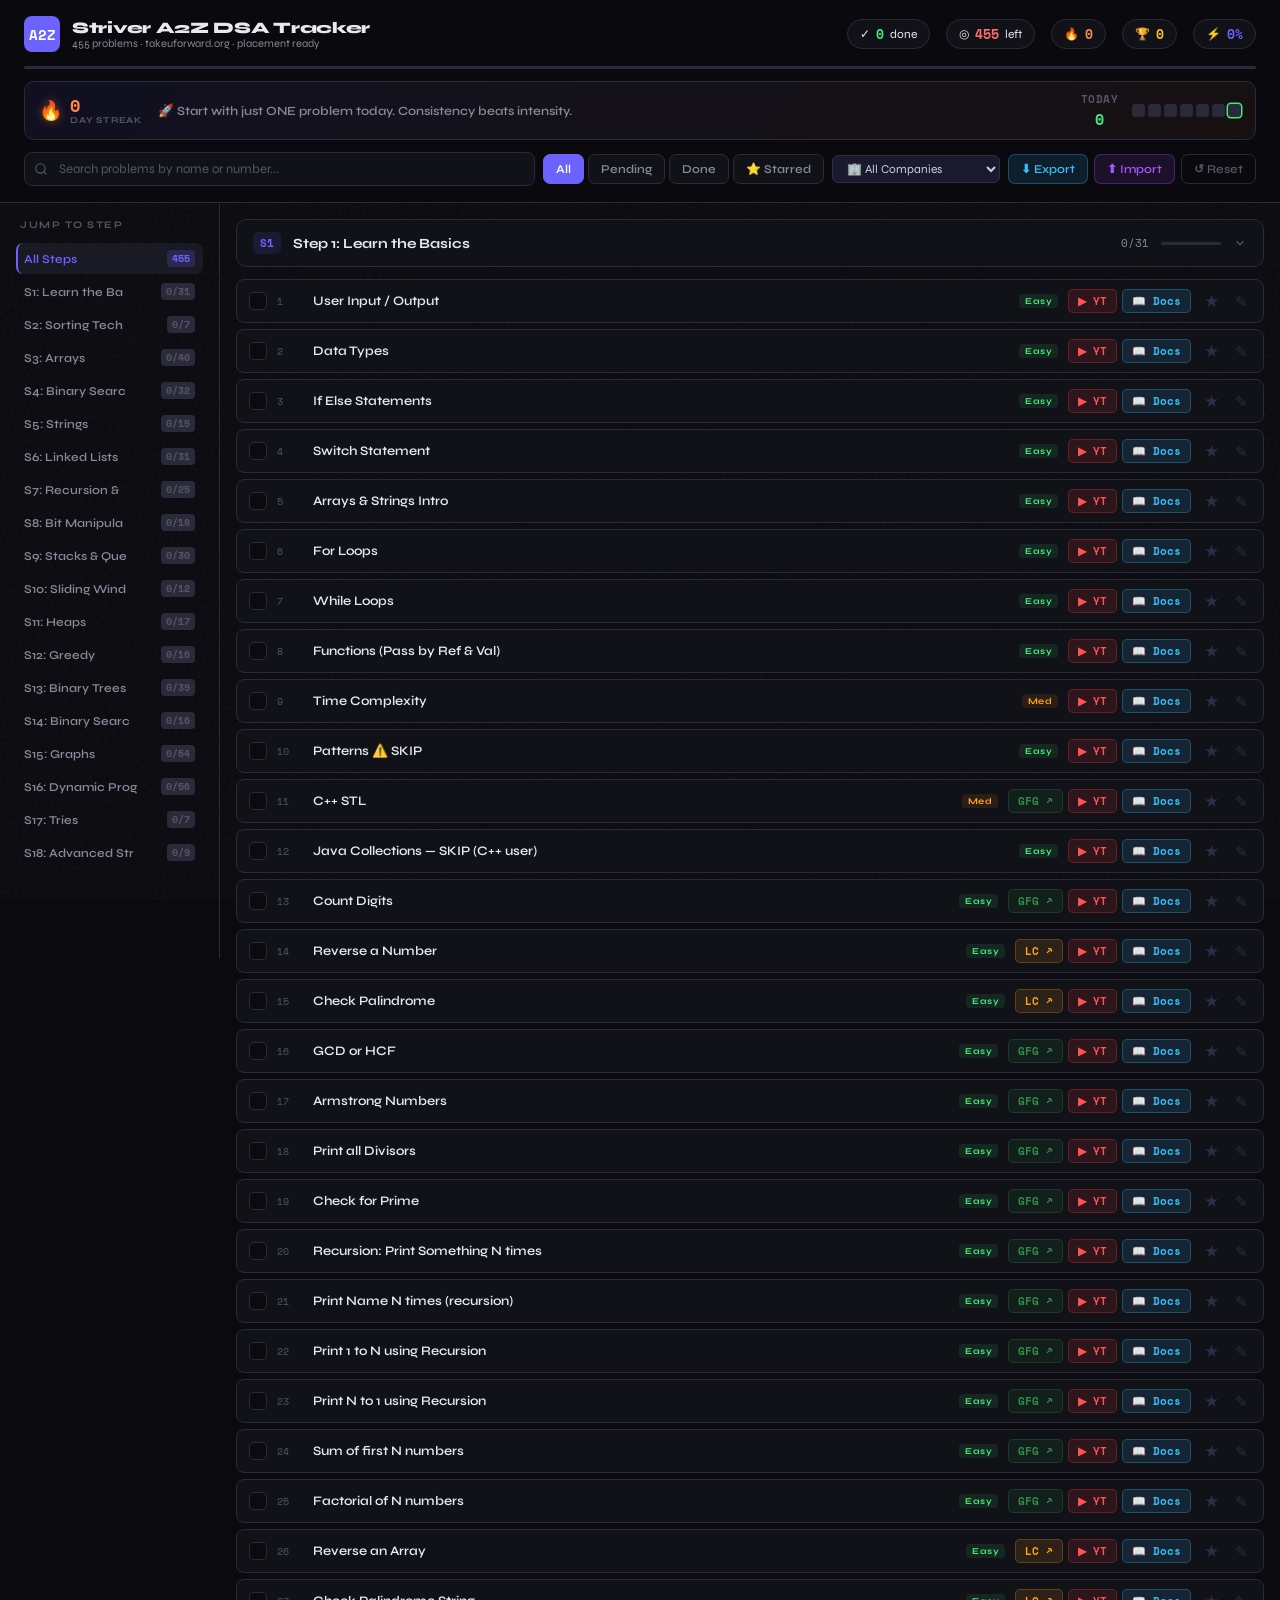
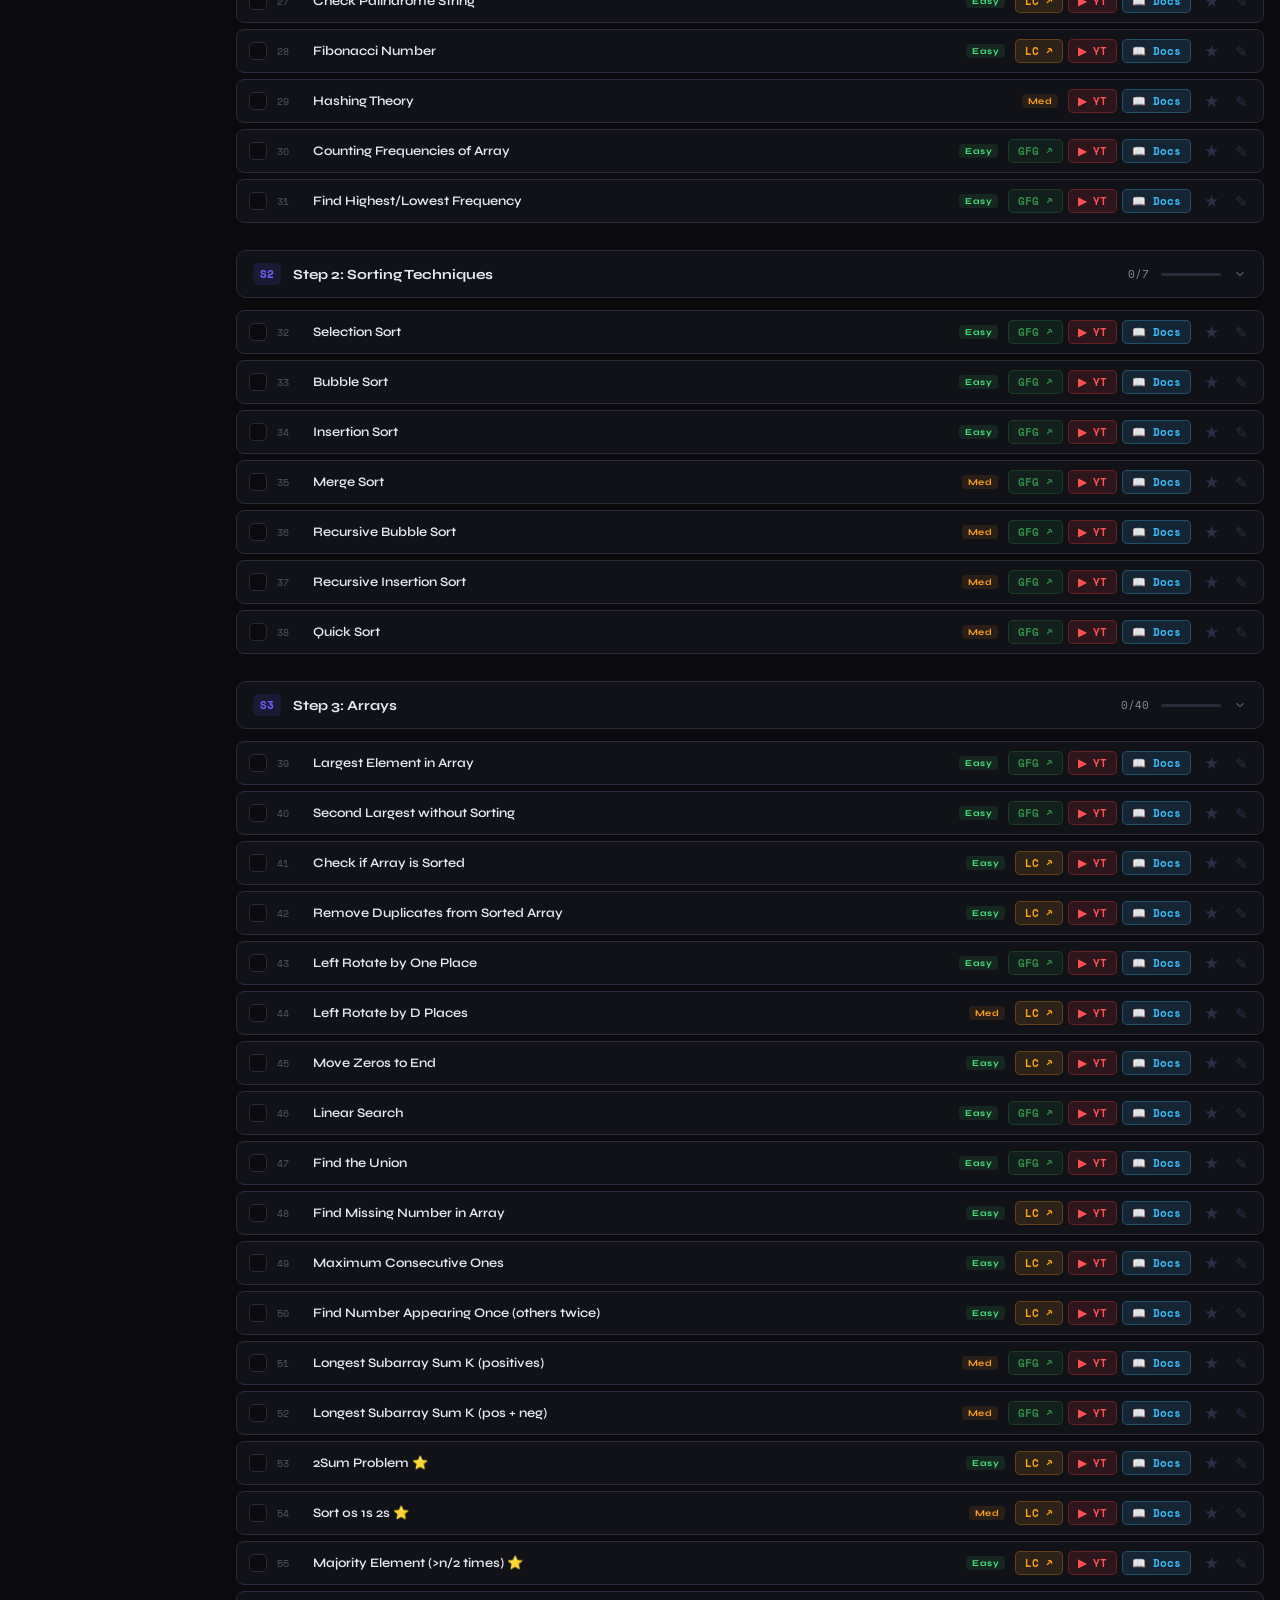
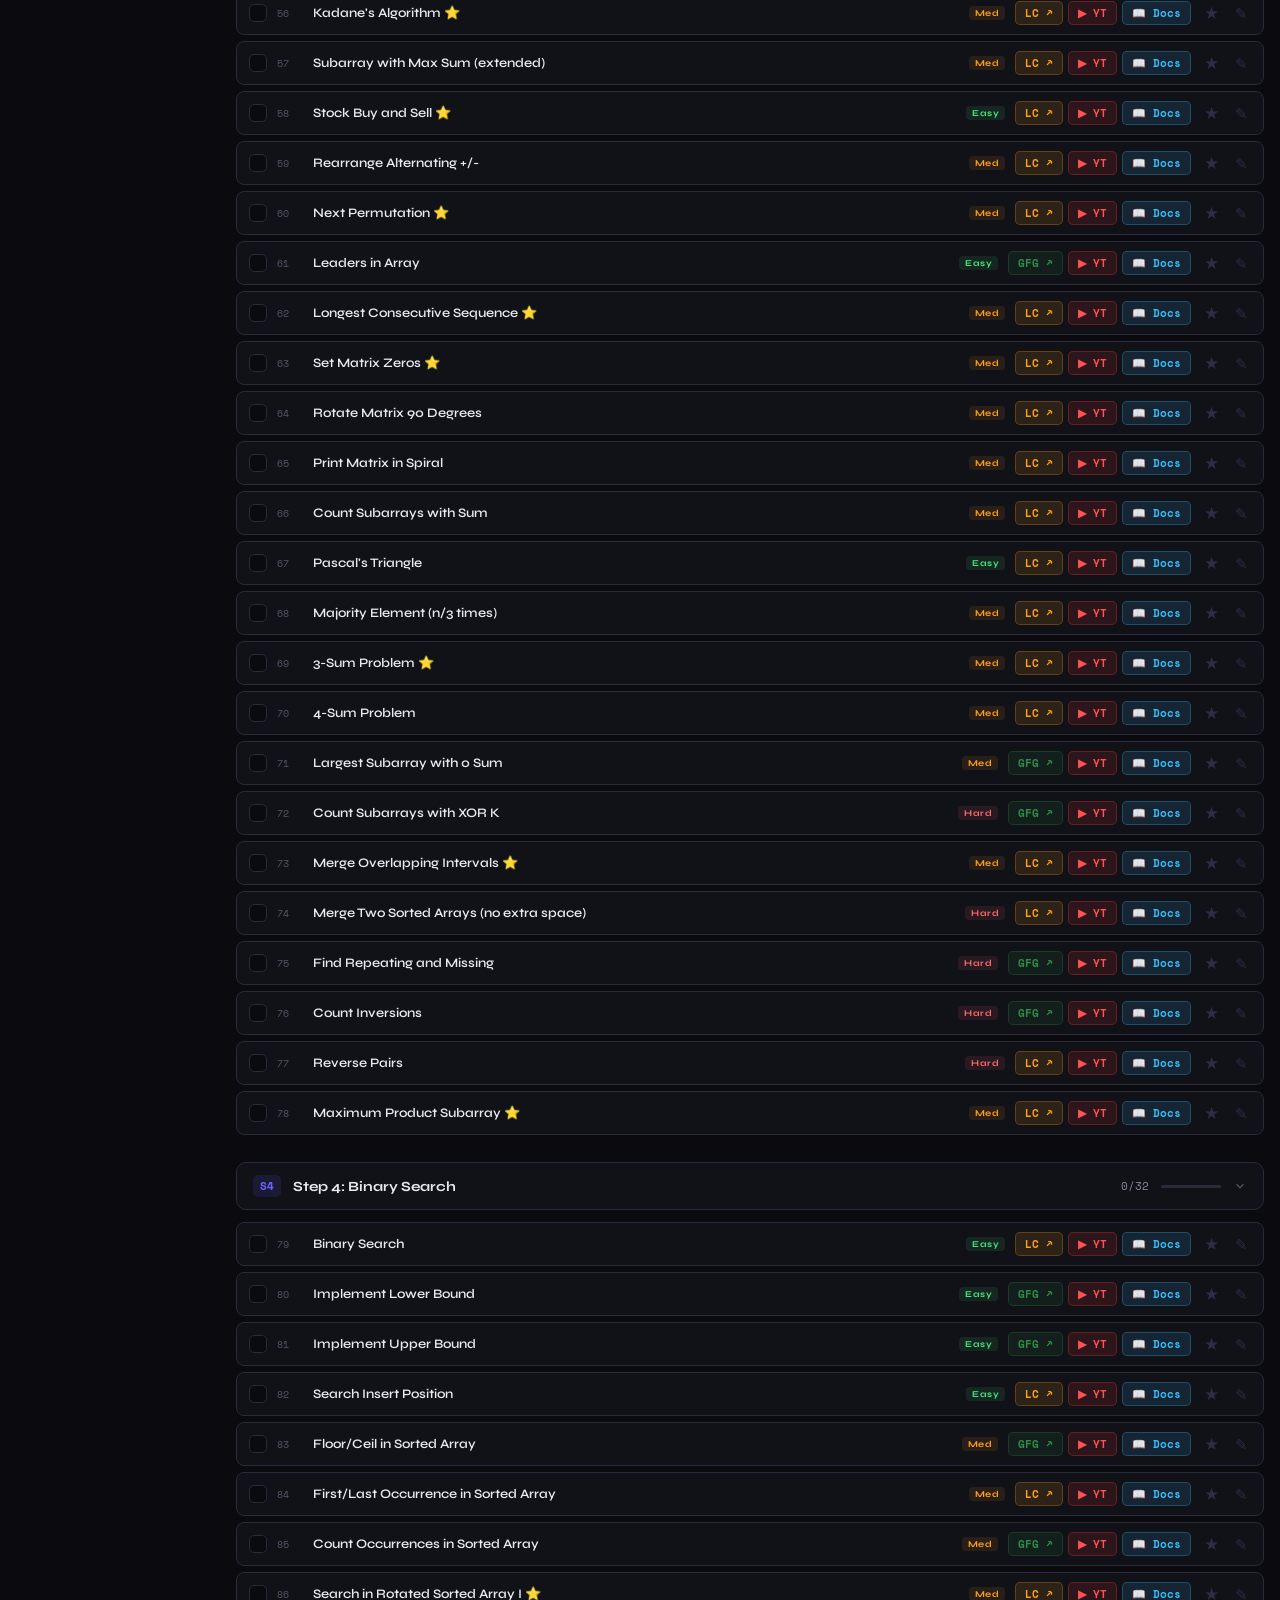
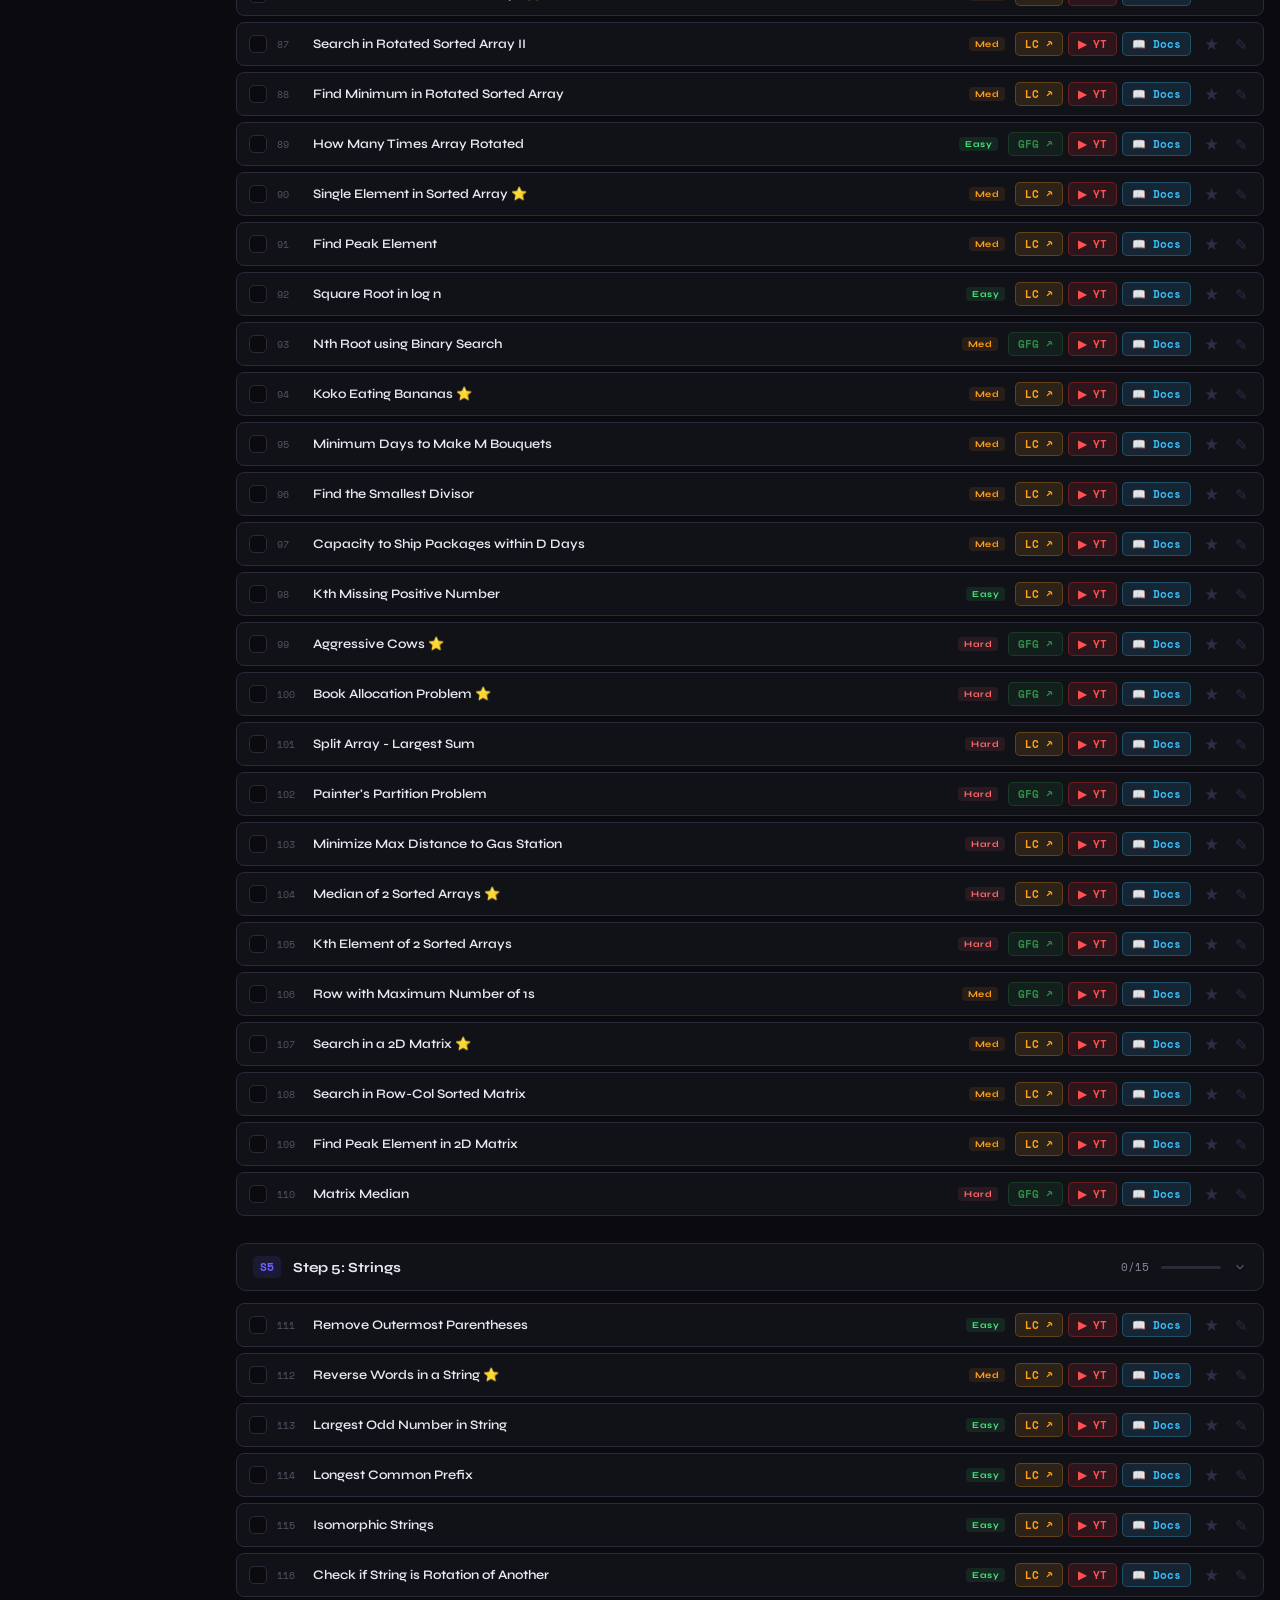
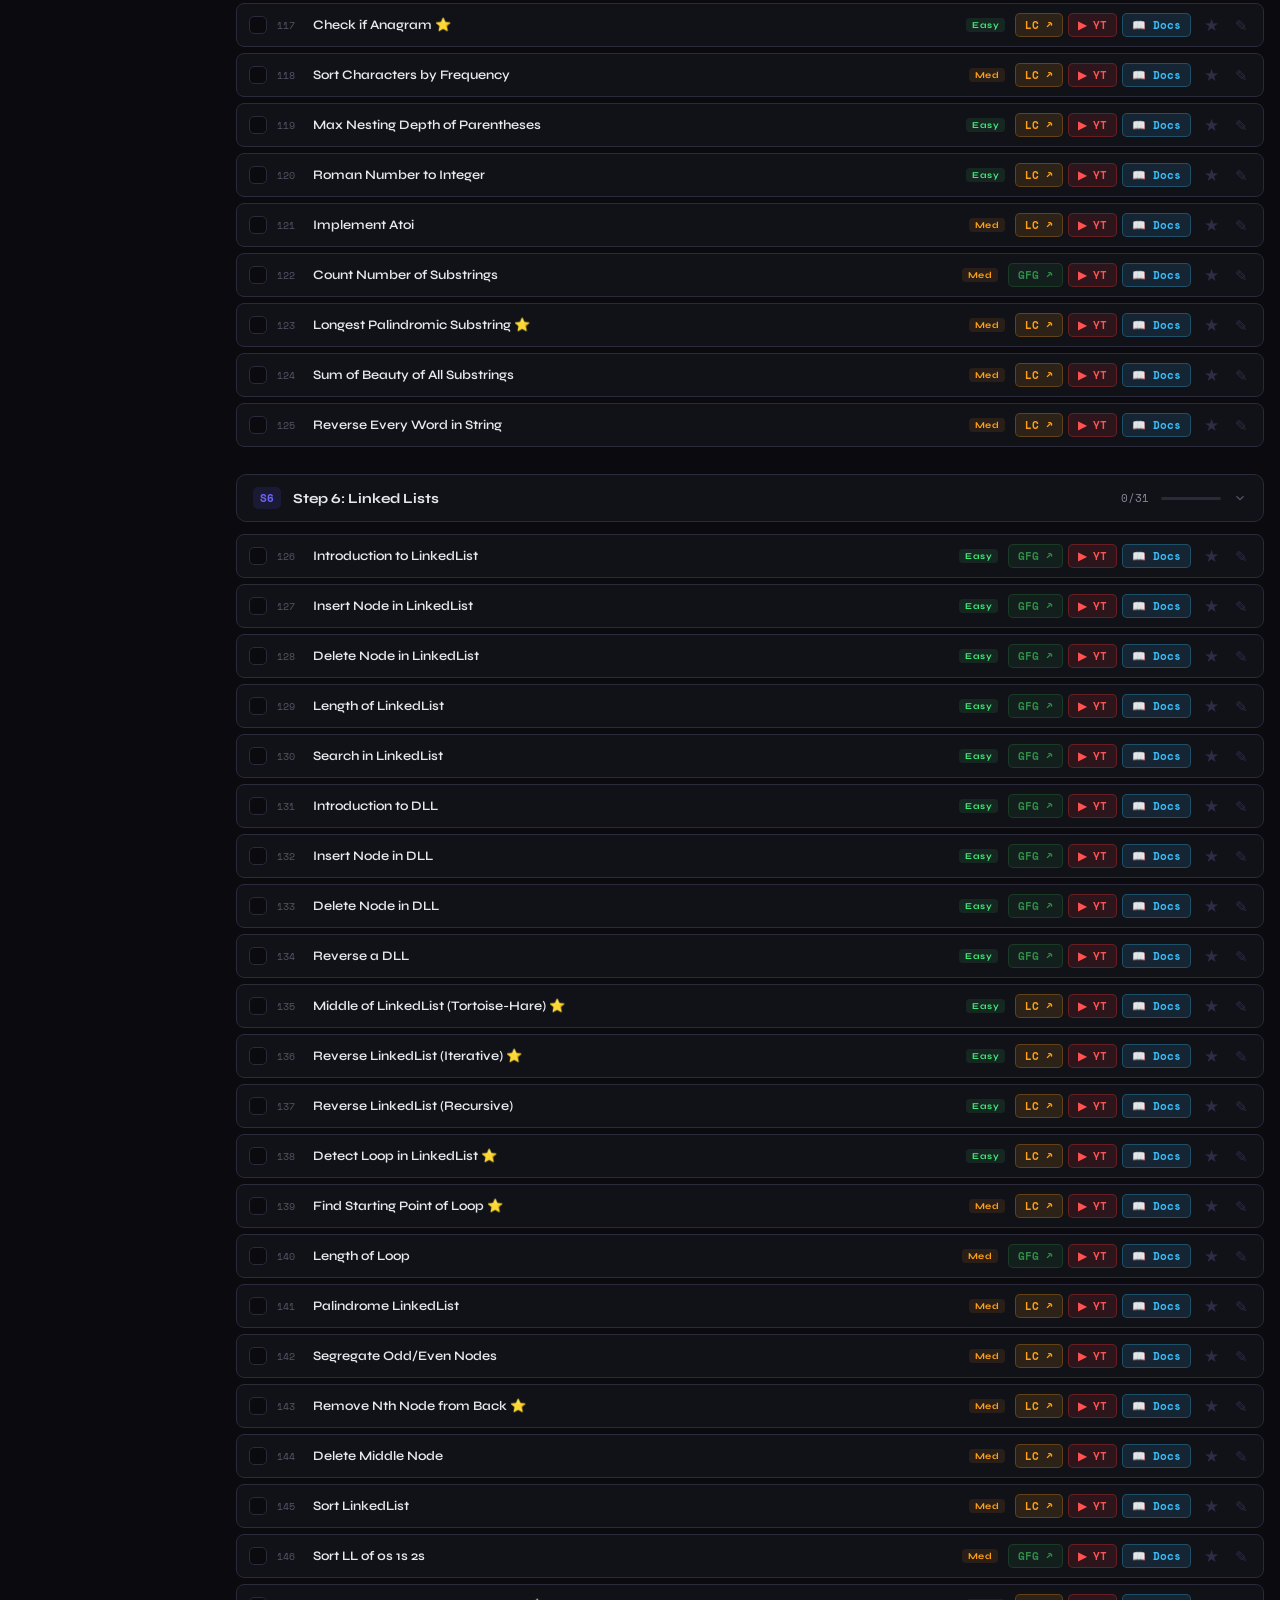
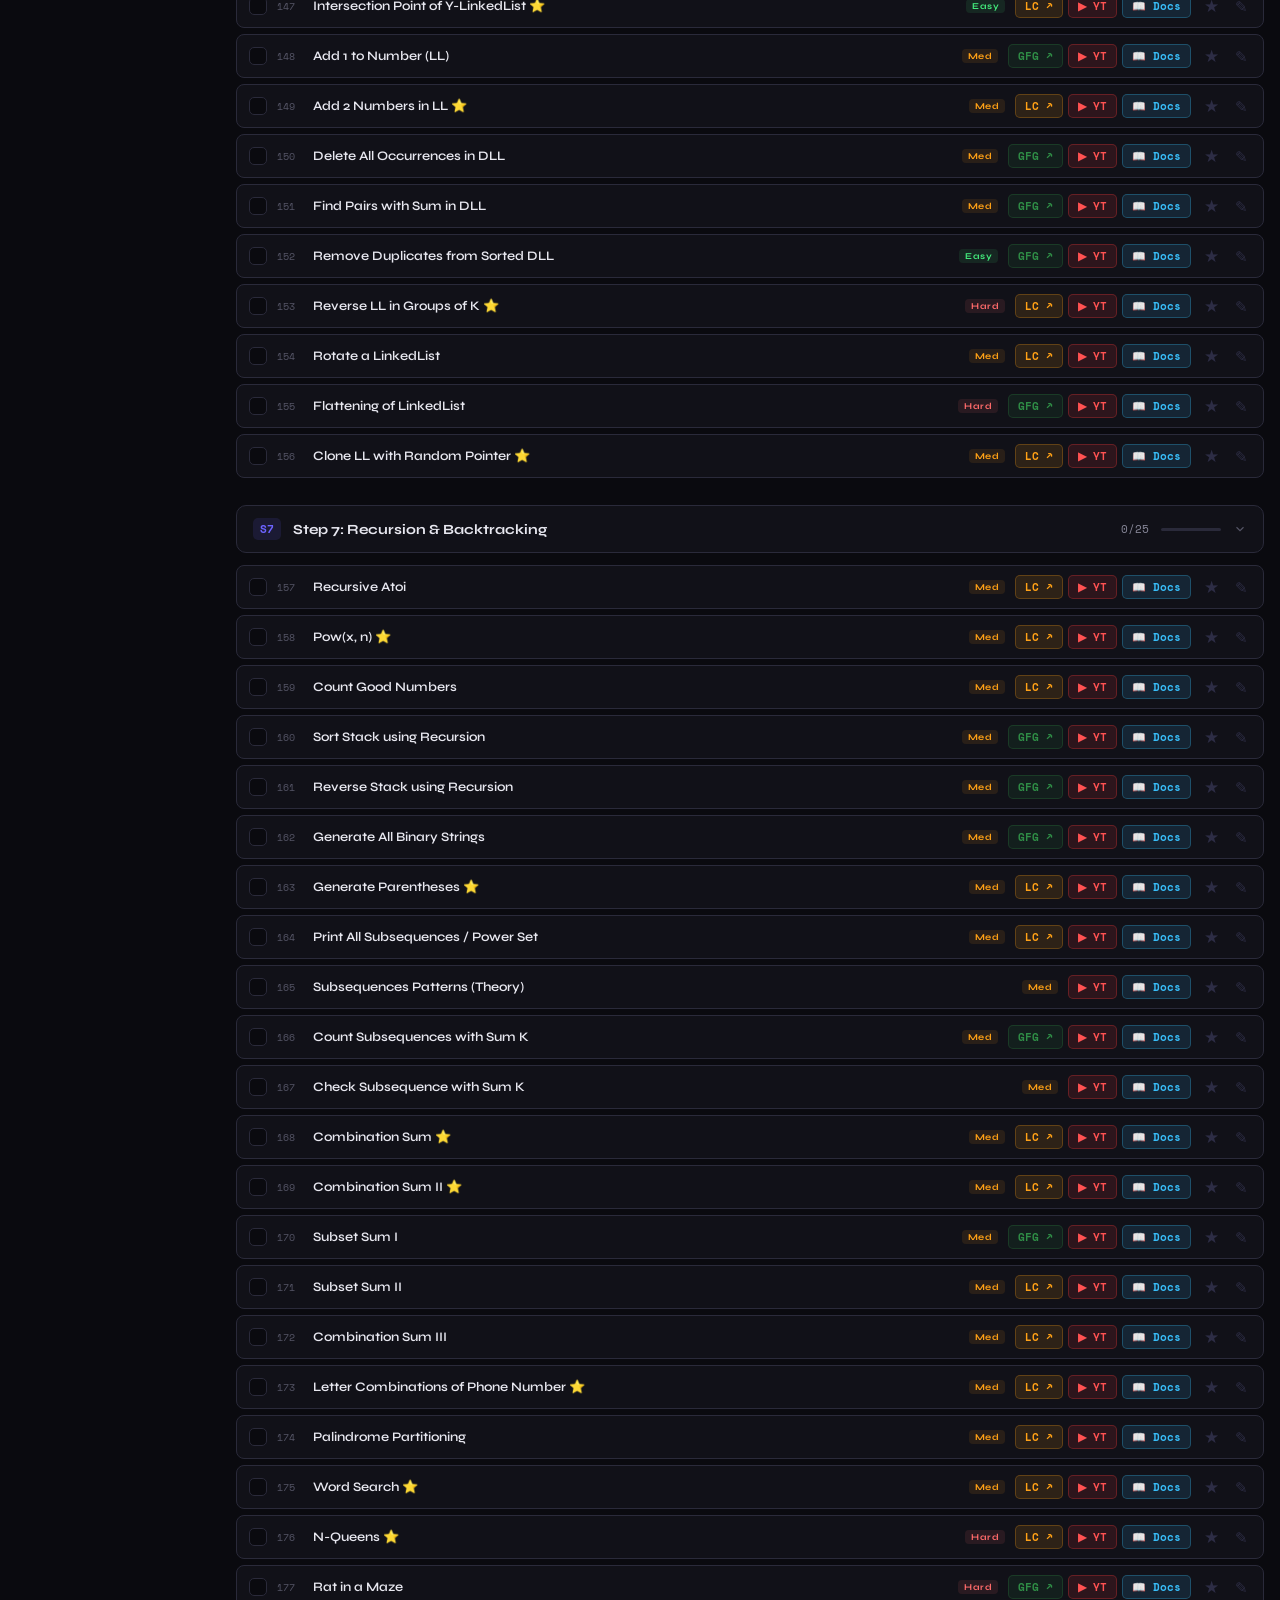
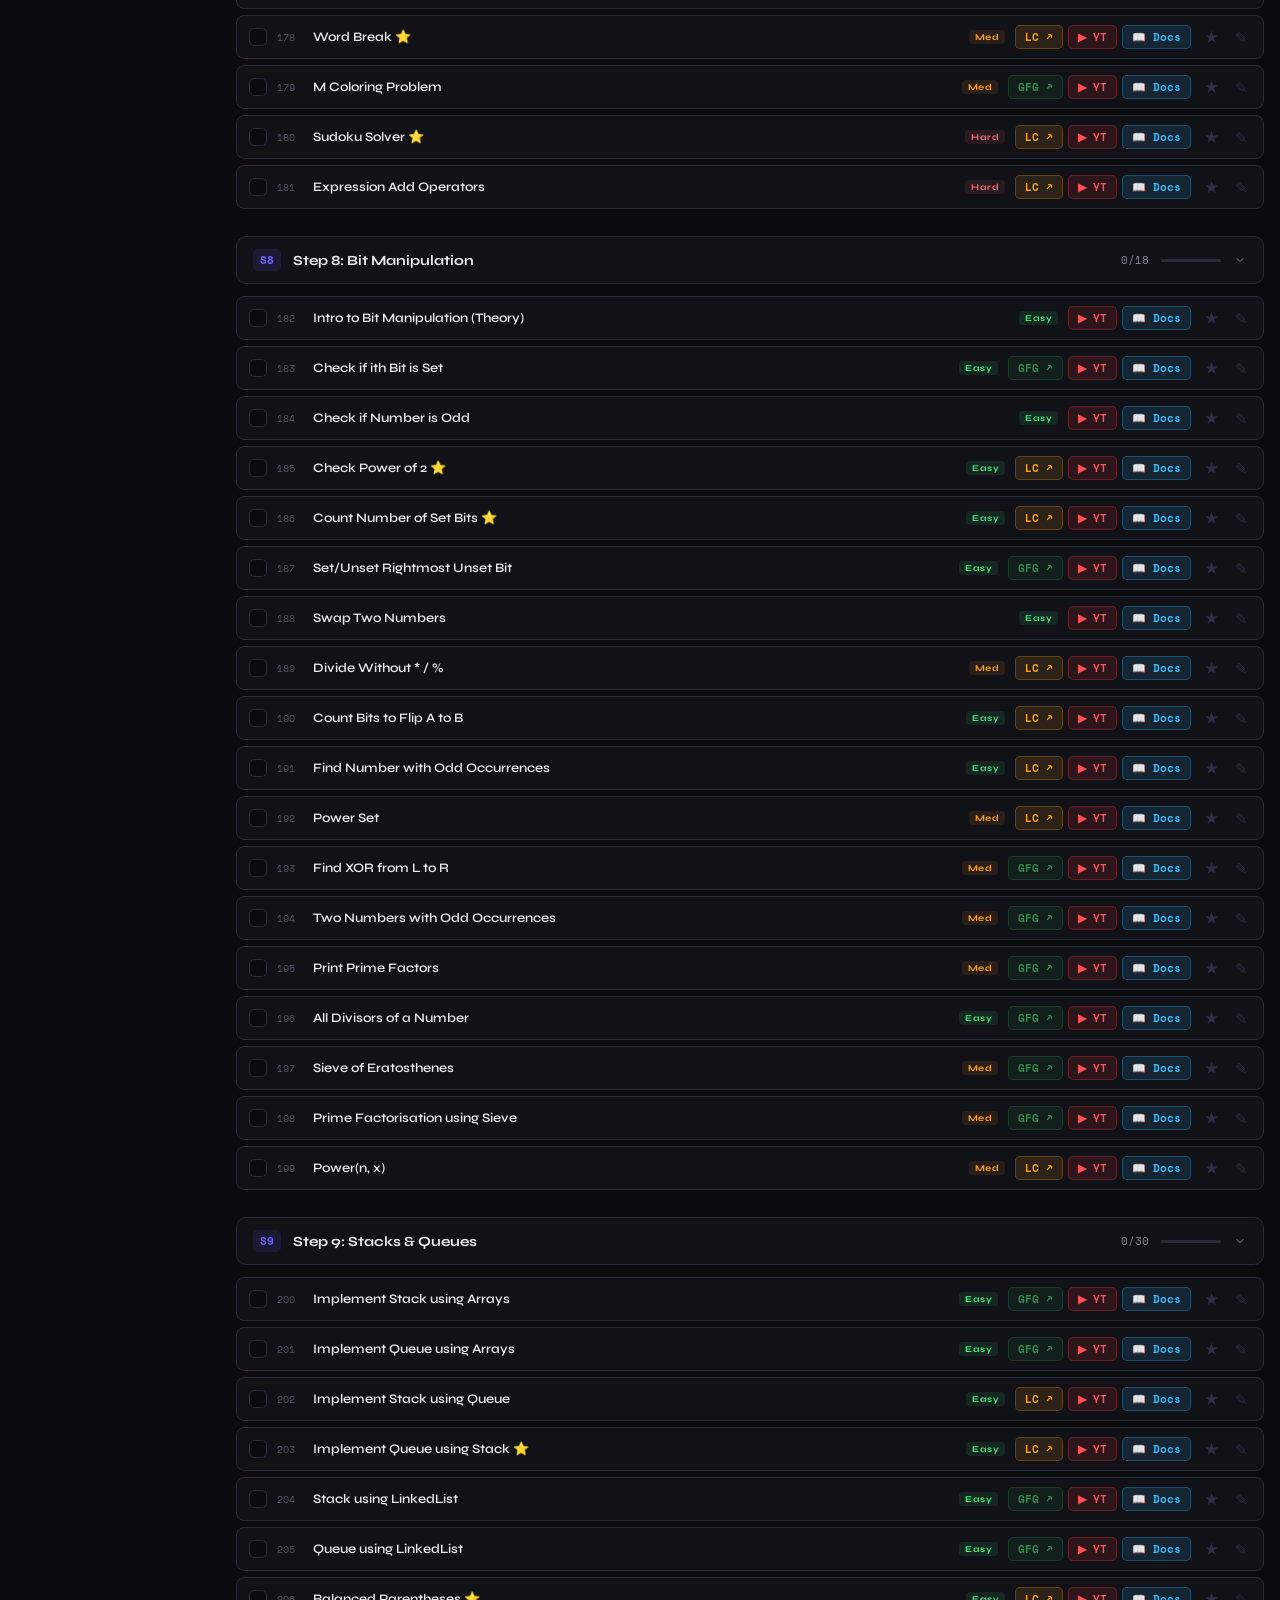
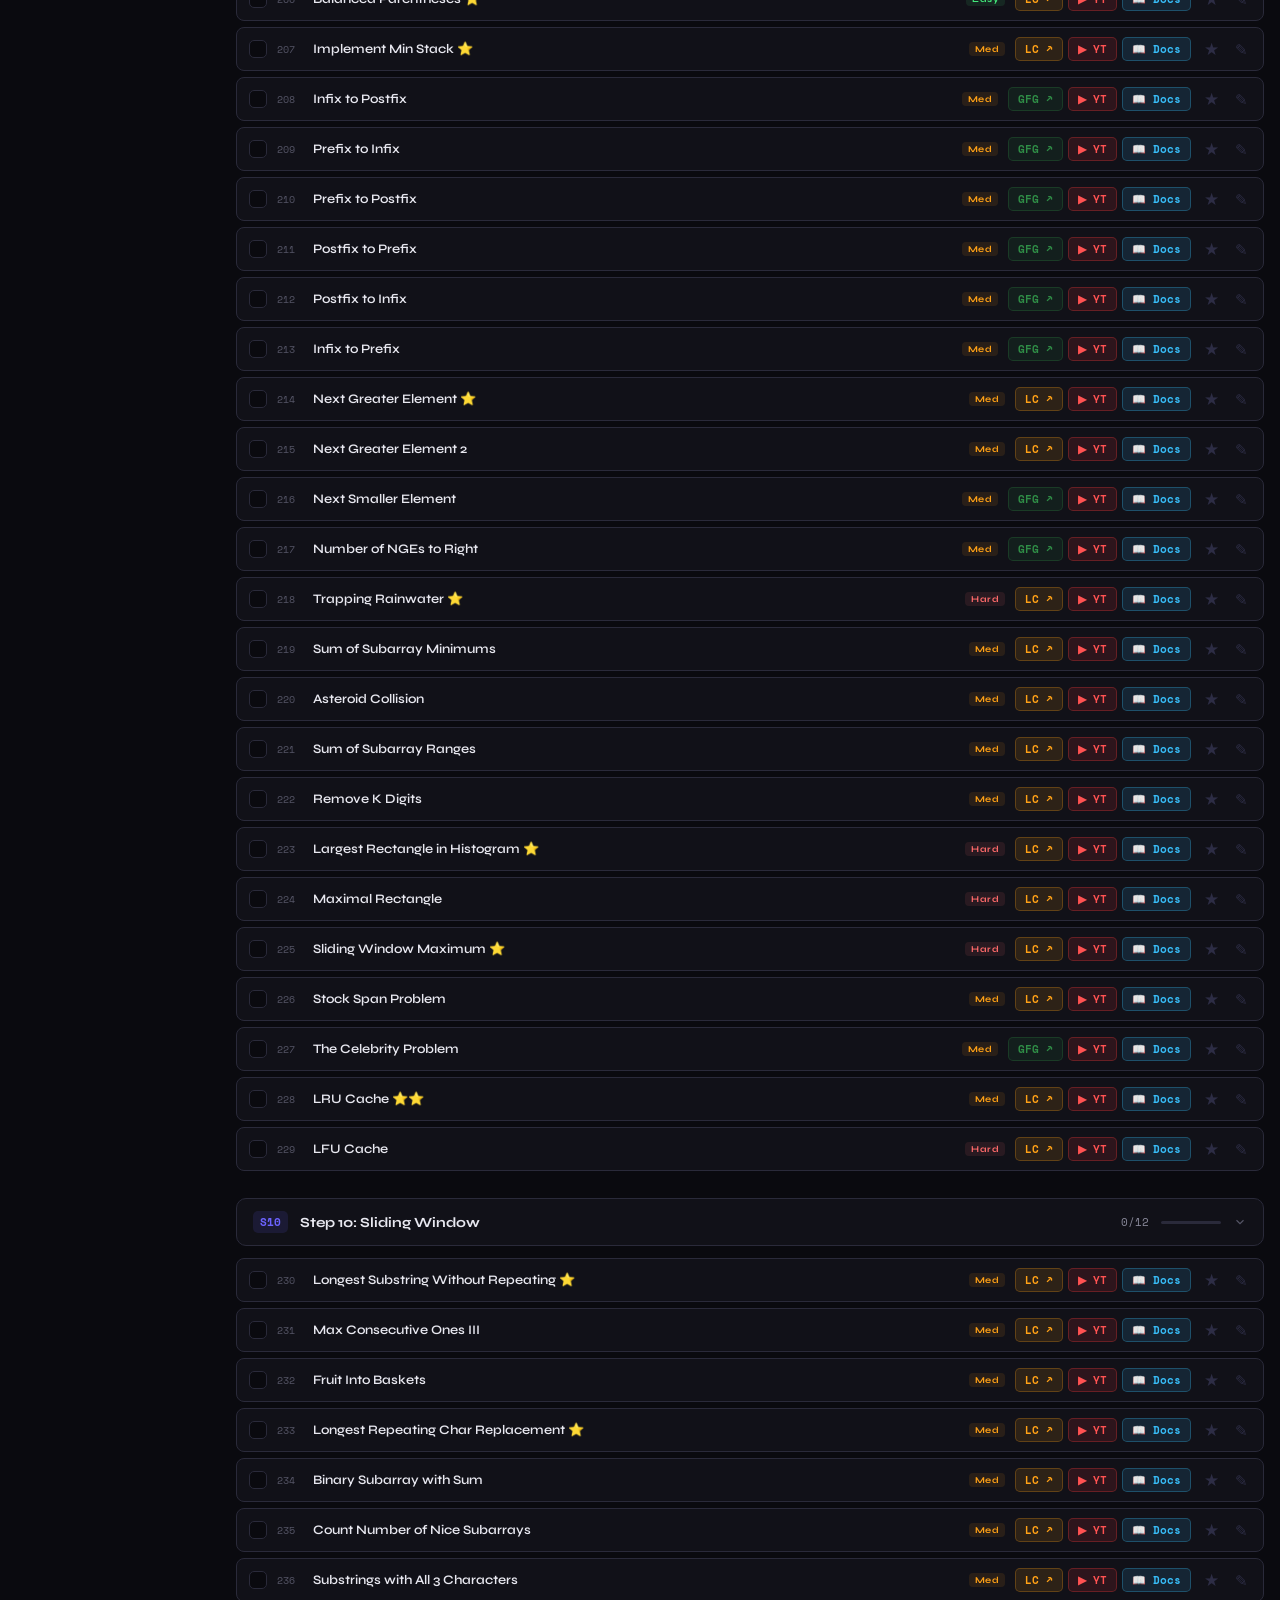
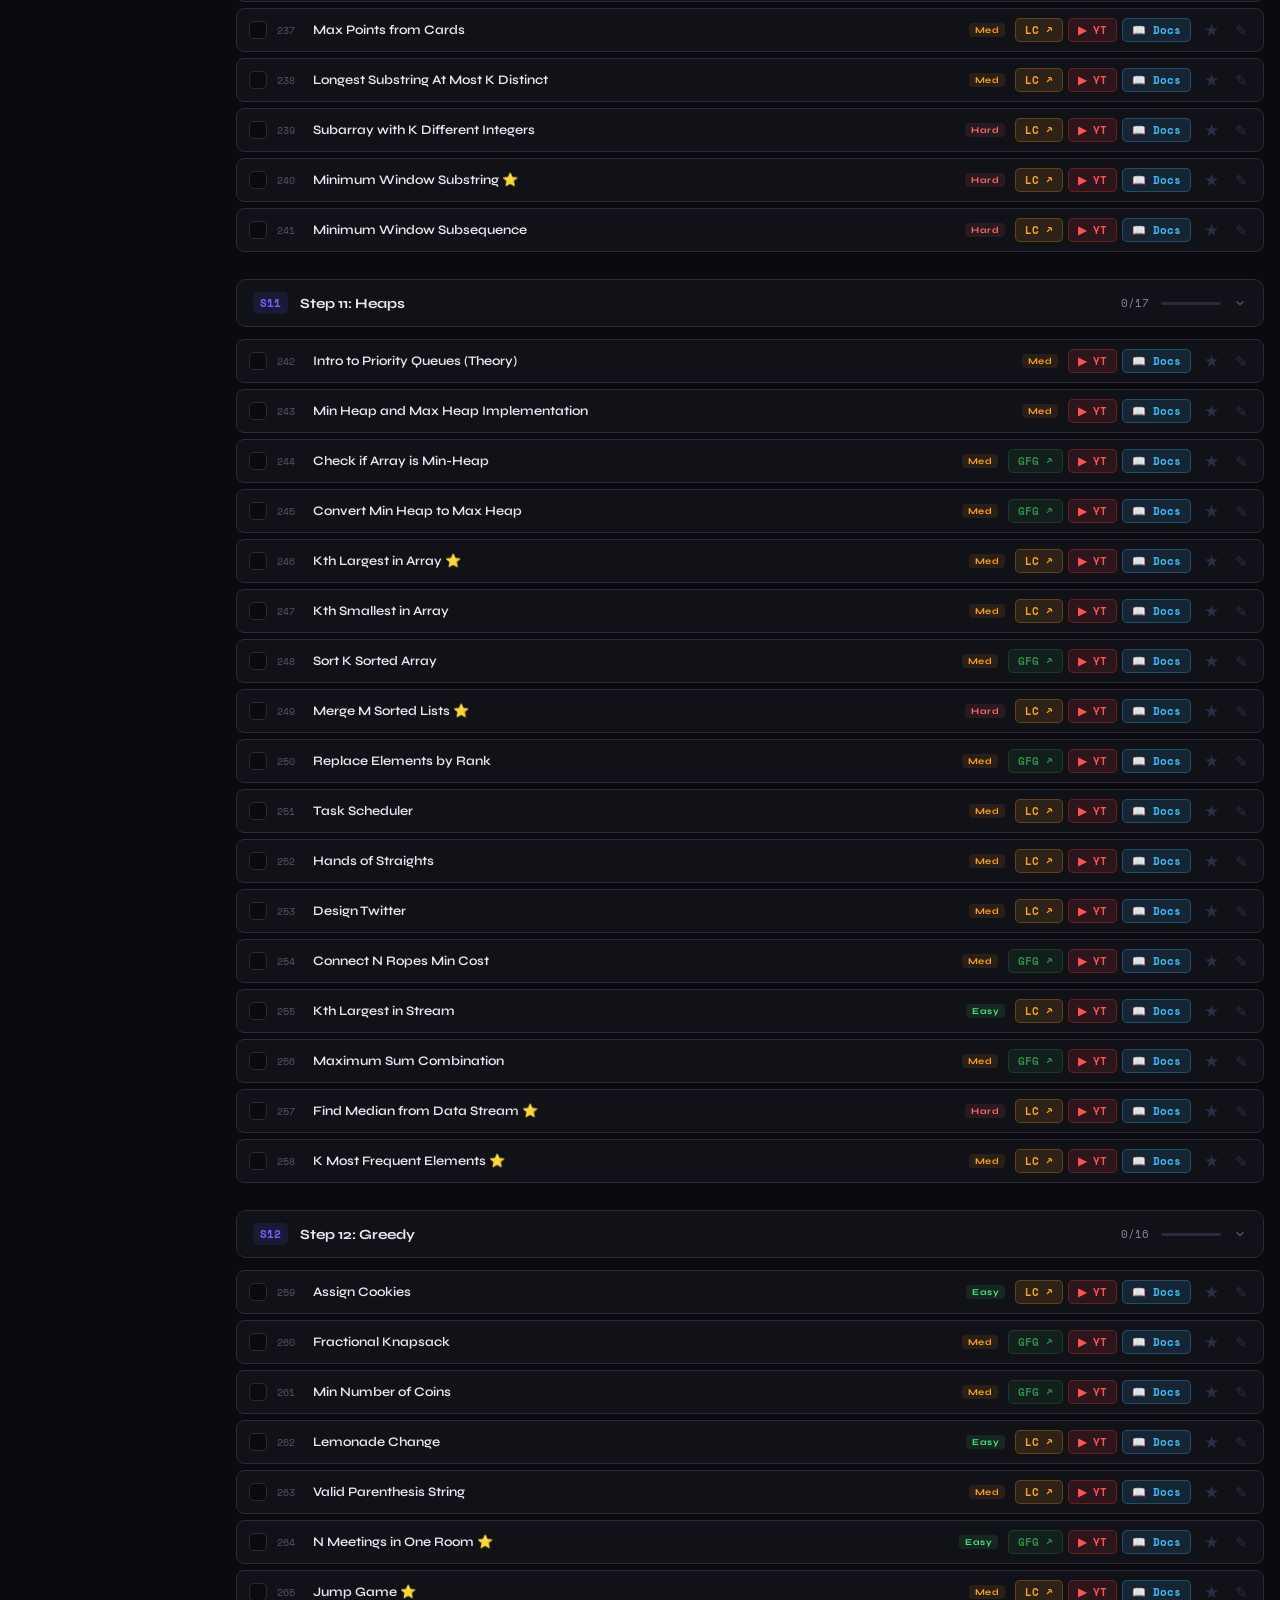
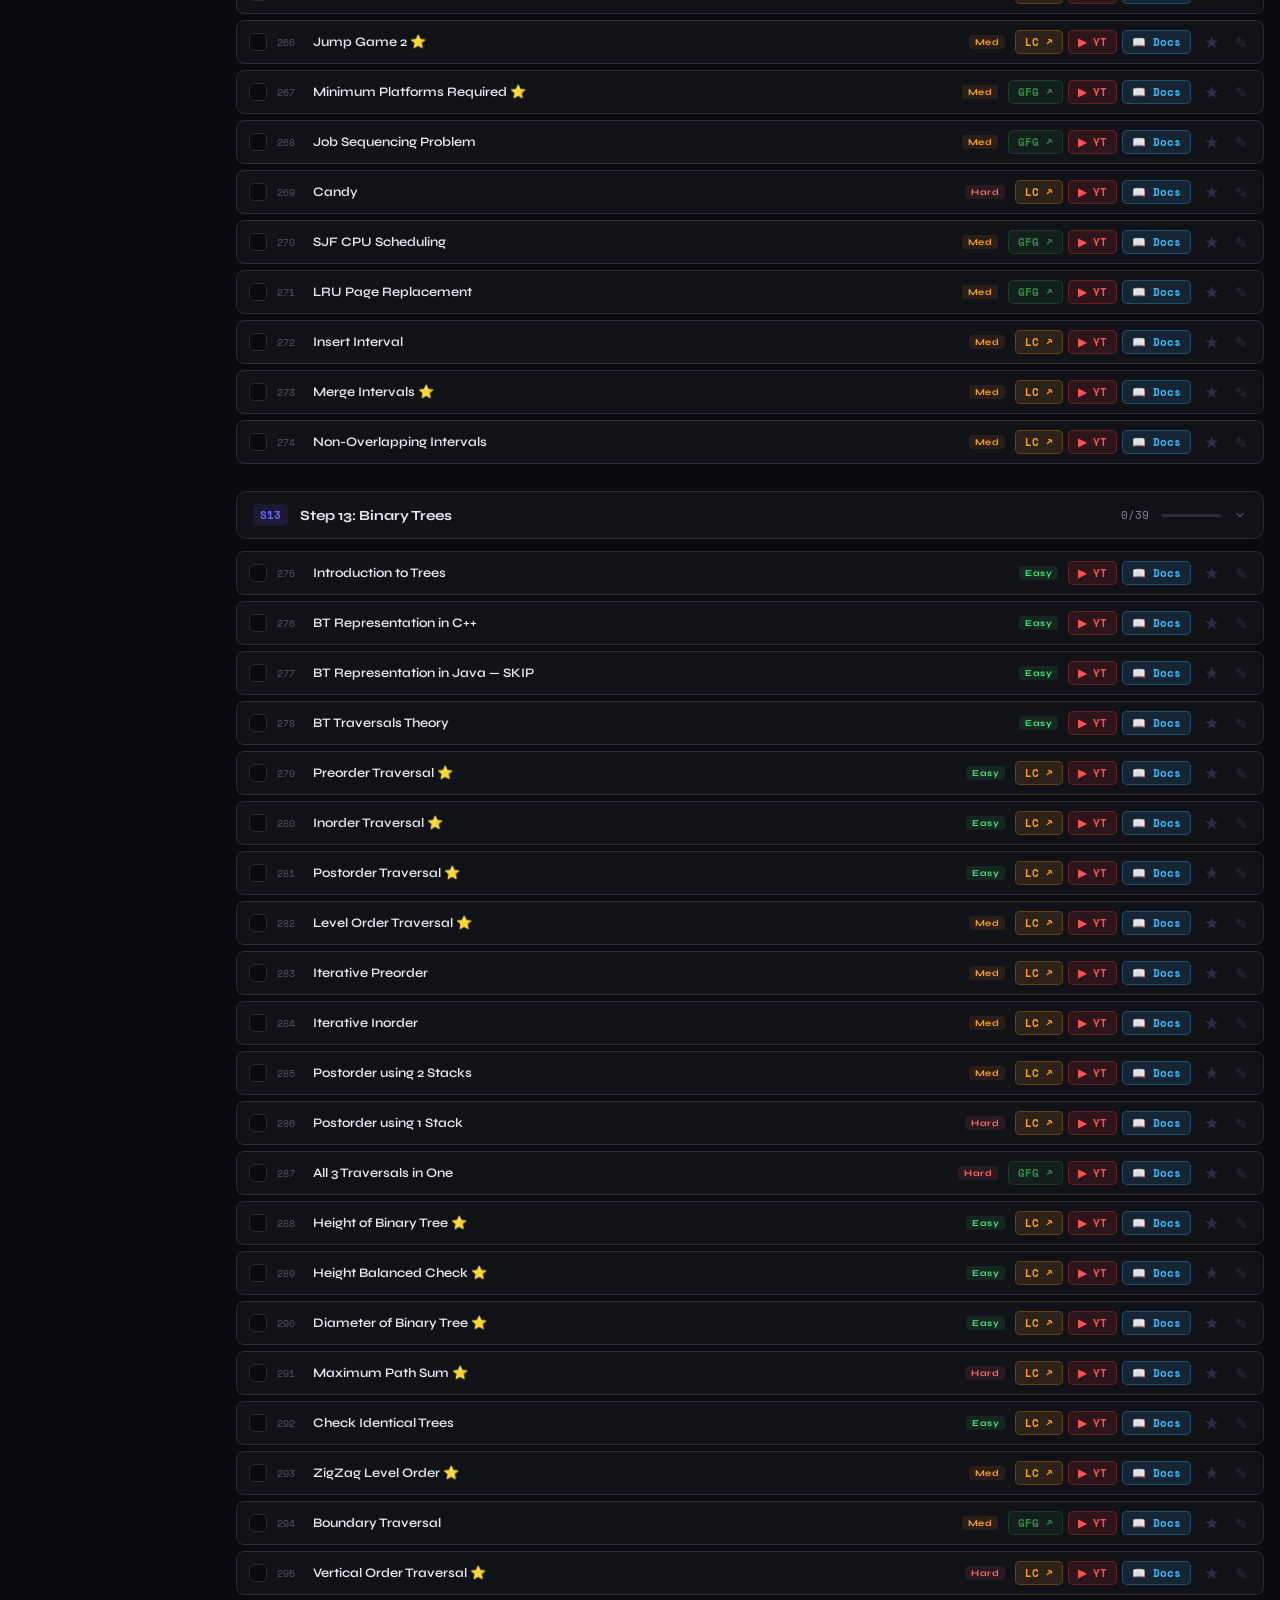
<file: striver_a2z_v6_1_2.html>
<!DOCTYPE html>
<html lang="en">
<head>
<meta charset="UTF-8">
<meta name="viewport" content="width=device-width, initial-scale=1.0">
<title>Striver A2Z DSA Tracker</title>
<link href="https://fonts.googleapis.com/css2?family=Space+Mono:wght@400;700&family=Syne:wght@400;600;700;800&display=swap" rel="stylesheet">
<style>
:root {
  --bg: #0a0a0f;
  --surface: #111118;
  --surface2: #1a1a24;
  --border: #2a2a3a;
  --accent: #6c63ff;
  --accent2: #ff6b6b;
  --accent3: #43e97b;
  --accent4: #f7971e;
  --text: #e8e8f0;
  --text2: #888899;
  --text3: #555566;
  --lc: #ffa116;
  --gfg: #2f8d46;
  --done-bg: rgba(67,233,123,0.06);
  --gold: #fbbf24;
  --streak: #ff8a4c;
}

* { box-sizing: border-box; margin: 0; padding: 0; }

body {
  background: var(--bg);
  color: var(--text);
  font-family: 'Syne', sans-serif;
  min-height: 100vh;
  overflow-x: hidden;
}

/* NOISE OVERLAY */
body::before {
  content: '';
  position: fixed;
  inset: 0;
  background-image: url("data:image/svg+xml,%3Csvg viewBox='0 0 256 256' xmlns='http://www.w3.org/2000/svg'%3E%3Cfilter id='noise'%3E%3CfeTurbulence type='fractalNoise' baseFrequency='0.9' numOctaves='4' stitchTiles='stitch'/%3E%3C/filter%3E%3Crect width='100%25' height='100%25' filter='url(%23noise)' opacity='0.04'/%3E%3C/svg%3E");
  pointer-events: none;
  z-index: 0;
}

/* HEADER */
.header {
  position: sticky;
  top: 0;
  z-index: 100;
  background: rgba(10,10,15,0.92);
  backdrop-filter: blur(20px);
  border-bottom: 1px solid var(--border);
  padding: 1rem 1.5rem;
}

.header-top {
  display: flex;
  align-items: center;
  justify-content: space-between;
  margin-bottom: .75rem;
}

.logo {
  display: flex;
  align-items: center;
  gap: .75rem;
}

.logo-icon {
  width: 36px; height: 36px;
  background: var(--accent);
  border-radius: 8px;
  display: flex; align-items: center; justify-content: center;
  font-family: 'Space Mono', monospace;
  font-size: 14px; font-weight: 700;
  color: #fff;
  flex-shrink: 0;
}

.logo-text h1 {
  font-size: 16px; font-weight: 800;
  letter-spacing: -.3px;
}

.logo-text p {
  font-size: 11px;
  color: var(--text2);
  font-weight: 400;
}

.header-stats {
  display: flex;
  gap: 1rem;
  align-items: center;
}

.stat-pill {
  background: var(--surface);
  border: 1px solid var(--border);
  border-radius: 20px;
  padding: 4px 12px;
  font-size: 12px;
  display: flex;
  align-items: center;
  gap: 6px;
}

.stat-pill .num {
  font-family: 'Space Mono', monospace;
  font-size: 13px;
  font-weight: 700;
}

.stat-pill.done .num { color: var(--accent3); }
.stat-pill.rem .num { color: var(--accent2); }
.stat-pill.pct .num { color: var(--accent); }
.stat-pill.streak .num { color: var(--streak); }
.stat-pill.maxstreak .num { color: var(--gold); }

/* PROGRESS BAR */
.progress-track {
  height: 3px;
  background: var(--border);
  border-radius: 3px;
  overflow: hidden;
  margin-bottom: .75rem;
}
.progress-fill {
  height: 100%;
  background: linear-gradient(90deg, var(--accent), var(--accent3));
  border-radius: 3px;
  transition: width .4s ease;
}

/* DASHBOARD / MOTIVATION CARD */
.dashboard-card {
  display: flex;
  align-items: center;
  gap: 16px;
  background: linear-gradient(135deg, rgba(108,99,255,.08), rgba(255,138,76,.05));
  border: 1px solid var(--border);
  border-radius: 10px;
  padding: 9px 14px;
  margin-bottom: .75rem;
  flex-wrap: wrap;
}

.streak-badge {
  display: flex;
  align-items: center;
  gap: 7px;
  flex-shrink: 0;
}
.streak-flame {
  font-size: 19px;
  filter: drop-shadow(0 0 5px rgba(255,138,76,.45));
}
.streak-badge-text {
  display: flex;
  flex-direction: column;
  line-height: 1.15;
}
.streak-badge-text .streak-num {
  font-family: 'Space Mono', monospace;
  font-weight: 700;
  font-size: 17px;
  color: var(--streak);
}
.streak-badge-text .streak-label {
  font-size: 9px;
  font-weight: 700;
  letter-spacing: .8px;
  text-transform: uppercase;
  color: var(--text3);
}

.motivation-text {
  flex: 1;
  min-width: 180px;
  font-size: 12.5px;
  font-weight: 600;
  color: var(--text2);
}

.mini-stats {
  display: flex;
  align-items: center;
  gap: 14px;
  flex-shrink: 0;
}

.today-stat {
  font-family: 'Space Mono', monospace;
  font-size: 10.5px;
  font-weight: 700;
  letter-spacing: .5px;
  color: var(--text3);
  display: flex;
  flex-direction: column;
  align-items: center;
  gap: 1px;
  text-transform: uppercase;
}
.today-stat .num {
  font-size: 15px;
  color: var(--accent3);
}

.activity-squares {
  display: flex;
  gap: 3px;
  align-items: flex-end;
}
.activity-sq {
  width: 13px;
  height: 13px;
  border-radius: 3px;
  background: var(--border);
  cursor: default;
  transition: transform .15s;
}
.activity-sq:hover { transform: scale(1.2); }
.activity-sq[data-level="1"] { background: rgba(67,233,123,.32); }
.activity-sq[data-level="2"] { background: rgba(67,233,123,.62); }
.activity-sq[data-level="3"] { background: rgba(67,233,123,.95); }
.activity-sq.today { box-shadow: 0 0 0 1.5px var(--accent3); }

/* CONTROLS */
.controls {
  display: flex;
  gap: .5rem;
  flex-wrap: wrap;
  align-items: center;
}

.search-wrap {
  position: relative;
  flex: 1;
  min-width: 200px;
}

.search-wrap svg {
  position: absolute;
  left: 10px; top: 50%;
  transform: translateY(-50%);
  color: var(--text3);
  pointer-events: none;
}

#search {
  width: 100%;
  background: var(--surface);
  border: 1px solid var(--border);
  border-radius: 8px;
  padding: 8px 10px 8px 34px;
  color: var(--text);
  font-family: 'Syne', sans-serif;
  font-size: 13px;
  outline: none;
  transition: border-color .2s;
}
#search:focus { border-color: var(--accent); }
#search::placeholder { color: var(--text3); }

.filter-group {
  display: flex;
  gap: 4px;
}

.fbtn {
  background: var(--surface);
  border: 1px solid var(--border);
  border-radius: 7px;
  padding: 7px 12px;
  font-size: 12px;
  font-family: 'Syne', sans-serif;
  font-weight: 600;
  color: var(--text2);
  cursor: pointer;
  transition: all .15s;
  white-space: nowrap;
}
.fbtn:hover { border-color: var(--accent); color: var(--text); }
.fbtn.on { background: var(--accent); border-color: var(--accent); color: #fff; }
.fbtn.on-done { background: var(--accent3); border-color: var(--accent3); color: #000; }
.fbtn.on-pend { background: var(--accent2); border-color: var(--accent2); color: #fff; }

.reset-btn {
  background: transparent;
  border: 1px solid var(--border);
  border-radius: 7px;
  padding: 7px 12px;
  font-size: 12px;
  font-family: 'Syne', sans-serif;
  font-weight: 600;
  color: var(--text3);
  cursor: pointer;
  transition: all .15s;
}
.reset-btn:hover { border-color: var(--accent2); color: var(--accent2); }

/* LAYOUT */
.main {
  display: flex;
  gap: 0;
  position: relative;
  z-index: 1;
}

/* SIDEBAR */
.sidebar {
  width: 220px;
  flex-shrink: 0;
  position: sticky;
  top: 145px;
  height: calc(100vh - 145px);
  overflow-y: auto;
  border-right: 1px solid var(--border);
  padding: 1rem;
  scrollbar-width: thin;
  scrollbar-color: var(--border) transparent;
}

.sidebar-title {
  font-size: 10px;
  font-weight: 700;
  letter-spacing: 1.5px;
  text-transform: uppercase;
  color: var(--text3);
  margin-bottom: .75rem;
  padding-left: 4px;
}

.step-btn {
  display: flex;
  align-items: center;
  justify-content: space-between;
  width: 100%;
  background: transparent;
  border: none;
  border-radius: 7px;
  padding: 7px 8px;
  font-size: 12px;
  font-family: 'Syne', sans-serif;
  font-weight: 600;
  color: var(--text2);
  cursor: pointer;
  transition: all .15s;
  text-align: left;
  margin-bottom: 2px;
}

.step-btn:hover { background: var(--surface2); color: var(--text); }
.step-btn.on { background: var(--surface2); color: var(--accent); border-left: 2px solid var(--accent); padding-left: 6px; }

.step-btn .step-name { flex: 1; }
.step-btn .step-count {
  font-family: 'Space Mono', monospace;
  font-size: 10px;
  color: var(--text3);
  background: var(--border);
  border-radius: 4px;
  padding: 1px 5px;
  flex-shrink: 0;
}
.step-btn.on .step-count { background: rgba(108,99,255,.2); color: var(--accent); }

/* CONTENT */
.content {
  flex: 1;
  min-width: 0;
  padding: 1rem;
}

/* STEP SECTION */
.step-section {
  margin-bottom: 1.5rem;
}

.step-header {
  display: flex;
  align-items: center;
  gap: .75rem;
  margin-bottom: .75rem;
  padding: .75rem 1rem;
  background: var(--surface);
  border: 1px solid var(--border);
  border-radius: 10px;
  cursor: pointer;
  transition: border-color .2s;
}
.step-header:hover { border-color: var(--accent); }

.step-num {
  font-family: 'Space Mono', monospace;
  font-size: 11px;
  font-weight: 700;
  color: var(--accent);
  background: rgba(108,99,255,.12);
  border-radius: 5px;
  padding: 3px 7px;
  flex-shrink: 0;
}

.step-title {
  font-size: 14px;
  font-weight: 700;
  flex: 1;
}

.step-progress-text {
  font-family: 'Space Mono', monospace;
  font-size: 11px;
  color: var(--text2);
  flex-shrink: 0;
}

.step-mini-bar {
  width: 60px; height: 3px;
  background: var(--border);
  border-radius: 3px;
  overflow: hidden;
  flex-shrink: 0;
}
.step-mini-fill {
  height: 100%;
  background: var(--accent3);
  border-radius: 3px;
  transition: width .3s;
}

.step-chevron {
  color: var(--text3);
  transition: transform .2s;
  flex-shrink: 0;
}
.step-section.collapsed .step-chevron { transform: rotate(-90deg); }
.step-section.collapsed .problems-list { display: none; }

/* PROBLEM ITEM */
.problems-list {
  display: flex;
  flex-direction: column;
  gap: 3px;
}

.prob {
  display: flex;
  align-items: center;
  gap: 10px;
  padding: 9px 12px;
  background: var(--surface);
  border: 1px solid var(--border);
  border-radius: 8px;
  transition: all .15s;
  animation: fadeIn .2s ease;
}
.prob:hover { background: var(--surface2); border-color: var(--border); transform: translateX(2px); }
.prob.done { background: var(--done-bg); border-color: rgba(67,233,123,.15); opacity: .7; }

@keyframes fadeIn { from { opacity: 0; transform: translateY(4px); } to { opacity: 1; transform: translateY(0); } }

/* CHECKBOX */
.cb-wrap {
  position: relative;
  flex-shrink: 0;
}
.cb-wrap input[type=checkbox] {
  appearance: none;
  width: 18px; height: 18px;
  border: 1.5px solid var(--border);
  border-radius: 5px;
  cursor: pointer;
  background: var(--bg);
  transition: all .15s;
  display: flex; align-items: center; justify-content: center;
}
.cb-wrap input[type=checkbox]:checked {
  background: var(--accent3);
  border-color: var(--accent3);
}
.cb-wrap input[type=checkbox]:checked::after {
  content: '✓';
  position: absolute;
  top: 50%; left: 50%;
  transform: translate(-50%, -50%);
  font-size: 11px;
  color: #000;
  font-weight: 700;
}

.prob-num {
  font-family: 'Space Mono', monospace;
  font-size: 10px;
  color: var(--text3);
  min-width: 26px;
  flex-shrink: 0;
}

.prob-name {
  flex: 1;
  min-width: 0;
  display: flex;
  flex-direction: column;
  gap: 1px;
}

.prob-title {
  font-size: 13px;
  font-weight: 600;
  color: var(--text);
  transition: color .15s;
}
.prob.done .prob-title {
  text-decoration: line-through;
  color: var(--text3);
}

.solved-date {
  font-size: 10px;
  font-family: 'Space Mono', monospace;
  font-weight: 400;
  color: var(--text3);
  cursor: default;
}
.solved-date:hover { color: var(--accent3); }

.links {
  display: flex;
  gap: 5px;
  flex-shrink: 0;
}

.lnk {
  display: inline-flex;
  align-items: center;
  gap: 4px;
  padding: 3px 9px;
  border-radius: 5px;
  font-size: 11px;
  font-weight: 700;
  font-family: 'Space Mono', monospace;
  text-decoration: none;
  transition: all .15s;
  white-space: nowrap;
  cursor: pointer;
}
.lnk:hover { transform: translateY(-1px); }

.lnk-lc {
  background: rgba(255,161,22,.12);
  border: 1px solid rgba(255,161,22,.25);
  color: var(--lc);
}
.lnk-lc:hover { background: rgba(255,161,22,.22); }

.lnk-gfg {
  background: rgba(47,141,70,.12);
  border: 1px solid rgba(47,141,70,.25);
  color: var(--gfg);
}
.lnk-gfg:hover { background: rgba(47,141,70,.22); }

.lnk-yt {
  background: rgba(255,60,60,.12);
  border: 1px solid rgba(255,60,60,.28);
  color: #ff5252;
}
.lnk-yt:hover { background: rgba(255,60,60,.24); }

.lnk-doc {
  background: rgba(56,189,248,.12);
  border: 1px solid rgba(56,189,248,.28);
  color: #38bdf8;
}
.lnk-doc:hover { background: rgba(56,189,248,.24); }
/* ─── Star button ─── */
.star-btn {
  flex-shrink:0; background:none; border:none; cursor:pointer;
  font-size:17px; color:#2d2d45; padding:0 3px;
  transition:color .18s,transform .15s; line-height:1;
}
.star-btn:hover { color:#fbbf24; transform:scale(1.25); }
.star-btn.s-on  { color:#fbbf24; filter:drop-shadow(0 0 4px #fbbf2488); }
.starred-row    { background:rgba(251,191,36,.045) !important; }
.starred-row .prob-title { color:#fde68a !important; }

/* ─── Note button ─── */
.note-btn {
  flex-shrink:0; background:none; border:none; cursor:pointer;
  font-size:15px; color:#2d2d45; padding:0 3px; position:relative;
  transition:color .18s; line-height:1;
}
.note-btn:hover { color:#a78bfa; }
.note-btn.n-on  { color:#a78bfa; }
.note-btn.n-on::after {
  content:''; position:absolute; top:0; right:0;
  width:5px; height:5px; background:#a78bfa; border-radius:50%;
}

/* ─── Note panel ─── */
.note-panel {
  max-height:0; overflow:hidden;
  transition:max-height .28s ease, padding .28s ease;
  background:#0b0f1e; border-left:2px solid #a78bfa33;
  margin-left:28px; border-radius:0 0 6px 0;
}
.note-panel.open { max-height:260px; padding:10px 14px 12px; }
.note-panel textarea {
  width:100%; min-height:90px; background:#141929;
  border:1px solid #2d3452; border-radius:6px;
  color:#c9d1d9; font-size:13px; font-family:inherit;
  padding:8px 10px; resize:vertical; outline:none;
  box-sizing:border-box; line-height:1.5;
}
.note-panel textarea:focus { border-color:#a78bfa; }
.note-foot { display:flex; align-items:center; gap:8px; margin-top:8px; }
.note-hint  { font-size:11px; color:#374151; flex:1; }
.n-save {
  background:rgba(167,139,250,.15); border:1px solid rgba(167,139,250,.3);
  color:#a78bfa; border-radius:5px; padding:3px 12px;
  font-size:12px; cursor:pointer; font-family:inherit;
}
.n-save:hover { background:rgba(167,139,250,.28); }
.n-cls {
  background:rgba(107,114,128,.1); border:1px solid rgba(107,114,128,.2);
  color:#6b7280; border-radius:5px; padding:3px 8px;
  font-size:12px; cursor:pointer; font-family:inherit;
}
.n-cls:hover { color:#9ca3af; }

/* ─── Starred filter btn ─── */
.fbtn.on-star { background:rgba(251,191,36,.15); border-color:rgba(251,191,36,.4); color:#fbbf24; }


.lnk-theory {
  background: rgba(108,99,255,.12);
  border: 1px solid rgba(108,99,255,.2);
  color: var(--accent);
  font-size: 10px;
}

/* DIFFICULTY */
.diff {
  font-size: 9px;
  font-weight: 700;
  letter-spacing: .5px;
  padding: 2px 6px;
  border-radius: 4px;
  flex-shrink: 0;
}
.diff.e { background: rgba(67,233,123,.1); color: var(--accent3); }
.diff.m { background: rgba(255,161,22,.1); color: var(--lc); }
.diff.h { background: rgba(255,107,107,.1); color: var(--accent2); }

/* EMPTY */
.empty {
  text-align: center;
  padding: 3rem 1rem;
  color: var(--text3);
}
.empty svg { margin-bottom: 1rem; opacity: .3; }
.empty p { font-size: 14px; }

/* TOAST */
.toast {
  position: fixed;
  bottom: 1.5rem;
  right: 1.5rem;
  background: var(--surface2);
  border: 1px solid var(--border);
  border-radius: 10px;
  padding: 10px 16px;
  font-size: 13px;
  font-weight: 600;
  z-index: 999;
  transform: translateY(100px);
  opacity: 0;
  transition: all .3s ease;
  display: flex;
  align-items: center;
  gap: 8px;
}
.toast.show { transform: translateY(0); opacity: 1; }
.toast.green { border-color: rgba(67,233,123,.3); color: var(--accent3); }
.toast.red { border-color: rgba(255,107,107,.3); color: var(--accent2); }

/* SCROLLBAR */
::-webkit-scrollbar { width: 5px; }
::-webkit-scrollbar-track { background: transparent; }
::-webkit-scrollbar-thumb { background: var(--border); border-radius: 3px; }

/* MOBILE */
@media (max-width: 768px) {
  .sidebar { display: none; }
  .header-top { flex-wrap: wrap; gap: .5rem; }
  .header-stats {
    display: flex;
    flex-wrap: wrap;
    width: 100%;
    gap: 6px;
    margin-top: .25rem;
  }
  .dashboard-card {
    flex-direction: column;
    align-items: flex-start;
    gap: 8px;
    padding: 10px 12px;
  }
  .motivation-text { font-size: 11.5px; }
  .mini-stats { width: 100%; justify-content: space-between; }
  .solved-date { font-size: 9.5px; }
  .prob-title { font-size: 12.5px; }
}
</style>
</head>
<body>

<header class="header">
  <div class="header-top">
    <div class="logo">
      <div class="logo-icon">A2Z</div>
      <div class="logo-text">
        <h1>Striver A2Z DSA Tracker</h1>
        <p>455 problems · takeuforward.org · placement ready</p>
      </div>
    </div>
    <div class="header-stats">
      <div class="stat-pill done">✓ <span class="num" id="s-done">0</span> done</div>
      <div class="stat-pill rem">◎ <span class="num" id="s-rem">455</span> left</div>
      <div class="stat-pill streak">🔥 <span class="num" id="s-streak">0</span></div>
      <div class="stat-pill maxstreak">🏆 <span class="num" id="s-maxstreak">0</span></div>
      <div class="stat-pill pct">⚡ <span class="num" id="s-pct">0%</span></div>
    </div>
  </div>
  <div style="text-align:right;padding:2px 6px 0;font-size:11px;color:#4b5563;" id="last-saved-txt"></div>
  <div class="progress-track">
    <div class="progress-fill" id="prog-fill" style="width:0%"></div>
  </div>
  <div class="dashboard-card" id="dashboard-card">
    <div class="streak-badge">
      <span class="streak-flame">🔥</span>
      <div class="streak-badge-text">
        <span class="streak-num" id="dash-streak-num">0</span>
        <span class="streak-label">day streak</span>
      </div>
    </div>
    <div class="motivation-text" id="dash-message">🚀 Start with just ONE problem today. Consistency beats intensity.</div>
    <div class="mini-stats">
      <div class="today-stat">Today<span class="num" id="dash-today-num">0</span></div>
      <div class="activity-squares" id="activity-squares"></div>
    </div>
  </div>
  <div class="controls">
    <div class="search-wrap">
      <svg width="14" height="14" viewBox="0 0 24 24" fill="none" stroke="currentColor" stroke-width="2"><circle cx="11" cy="11" r="8"/><path d="m21 21-4.35-4.35"/></svg>
      <input type="text" id="search" placeholder="Search problems by name or number...">
    </div>
    <div class="filter-group">
      <button class="fbtn on" id="f-all" onclick="setFilter('all')">All</button>
      <button class="fbtn" id="f-pend" onclick="setFilter('pending')">Pending</button>
      <button class="fbtn" id="f-done" onclick="setFilter('done')">Done</button>
      <button class="fbtn" id="f-star" onclick="setFilter('starred')">⭐ Starred</button>
    </div>
    <select id="co-filter" onchange="setCompany(this.value)" style="
      background:#1a1a2e;border:1px solid #2d2d44;color:#c9d1d9;
      border-radius:6px;padding:5px 10px;font-size:12px;cursor:pointer;
      font-family:inherit;outline:none;">
      <option value="all">🏢 All Companies</option>
      <option value="amz">🛒 Amazon</option>
      <option value="ggl">🔍 Google</option>
      <option value="msft">🪟 Microsoft</option>
      <option value="meta">👤 Meta</option>
      <option value="fk">🛍️ Flipkart</option>
      <option value="adobe">🎨 Adobe</option>
      <option value="sam">📱 Samsung</option>
      <option disabled>── Mass Recruiters ──</option>
      <option value="tcs">🔵 TCS</option>
      <option value="wipro">🟣 Wipro</option>
      <option value="infy">🟡 Infosys</option>
      <option value="cog">🟠 Cognizant</option>
      <option value="cap">🔴 Capgemini</option>
      <option value="hcl">🟢 HCL</option>
      <option value="acc">⚫ Accenture</option>
      <option value="techm">🔷 Tech Mahindra</option>
    </select>
    <div style="display:flex;gap:6px;align-items:center">
      <button class="reset-btn" style="background:rgba(56,189,248,.12);border-color:rgba(56,189,248,.3);color:#38bdf8;"
        onclick="exportProgress()" title="Download progress as JSON backup">⬇ Export</button>
      <button class="reset-btn" style="background:rgba(168,85,247,.12);border-color:rgba(168,85,247,.3);color:#a855f7;"
        onclick="document.getElementById('import-file').click()" title="Restore progress from JSON backup">⬆ Import</button>
      <button class="reset-btn" onclick="resetAll()">↺ Reset</button>
    </div>
  </div>
</header>

<div class="main">
  <aside class="sidebar" id="sidebar"></aside>
  <div class="content" id="content"></div>
</div>

<div class="toast" id="toast"></div>
<input type="file" id="import-file" accept=".json" style="display:none" onchange="importProgress(event)">
<div id="save-badge" style="
  position:fixed;bottom:18px;right:18px;
  background:rgba(34,197,94,.15);border:1px solid rgba(34,197,94,.35);
  color:#22c55e;border-radius:8px;padding:6px 14px;font-size:12px;
  font-family:inherit;opacity:0;transition:opacity .4s;pointer-events:none;
  z-index:9999;backdrop-filter:blur(6px);">
  💾 Progress auto-saved
</div>

<script>
const DATA = [
  {id:1, name:"Step 1: Learn the Basics", color:"#6c63ff", problems:[
    {n:1,t:"User Input / Output",l:"",g:"",diff:"e",v:"https://www.youtube.com/watch?v=VGov3S3IWmo",d:"https://www.geeksforgeeks.org/basic-input-output-c/",c:["tcs","wipro","infy","cog","cap","hcl","acc","techm"]},
    {n:2,t:"Data Types",l:"",g:"",diff:"e",v:"https://www.youtube.com/watch?v=VGov3S3IWmo",d:"https://www.geeksforgeeks.org/data-types-in-c/",c:["tcs","wipro","infy","cog","cap","hcl","acc","techm"]},
    {n:3,t:"If Else Statements",l:"",g:"",diff:"e",v:"https://www.youtube.com/results?search_query=striver+a2z+If+Else+Statements",d:"https://www.geeksforgeeks.org/decision-making-c-cpp/",c:["tcs","wipro","infy","cog","cap","hcl","acc","techm"]},
    {n:4,t:"Switch Statement",l:"",g:"",diff:"e",v:"https://www.youtube.com/results?search_query=striver+a2z+Switch+Statement",d:"https://www.geeksforgeeks.org/switch-statement-in-c/",c:["tcs","wipro","infy","cog","cap","hcl","acc","techm"]},
    {n:5,t:"Arrays & Strings Intro",l:"",g:"",diff:"e",v:"https://www.youtube.com/results?search_query=striver+a2z+Arrays+%26+Strings+Intro",d:"https://www.geeksforgeeks.org/array-data-structure/",c:["tcs","wipro","infy","cog","cap","hcl","acc","techm"]},
    {n:6,t:"For Loops",l:"",g:"",diff:"e",v:"https://www.youtube.com/results?search_query=striver+a2z+For+Loops",d:"https://www.geeksforgeeks.org/c-for-loop/",c:["tcs","wipro","infy","cog","cap","hcl","acc","techm"]},
    {n:7,t:"While Loops",l:"",g:"",diff:"e",v:"https://www.youtube.com/results?search_query=striver+a2z+While+Loops",d:"https://www.geeksforgeeks.org/while-loop-in-c/",c:["tcs","wipro","infy","cog","cap","hcl","acc","techm"]},
    {n:8,t:"Functions (Pass by Ref & Val)",l:"",g:"",diff:"e",v:"https://www.youtube.com/watch?v=tmOGu9Ycq3c",d:"https://www.geeksforgeeks.org/functions-in-c/",c:["tcs","wipro","infy","cog","cap","hcl","acc","techm"]},
    {n:9,t:"Time Complexity",l:"",g:"",diff:"m",v:"https://www.youtube.com/watch?v=FPu9Uld7W-E",d:"https://www.geeksforgeeks.org/time-complexity-and-space-complexity/",c:["tcs","wipro","infy","cog","cap","hcl","acc","techm"]},
    {n:10,t:"Patterns ⚠️ SKIP",l:"",g:"",diff:"e",v:"https://www.youtube.com/watch?v=tNm_NNSB3_w",d:"https://www.geeksforgeeks.org/pattern-programs-in-c/",c:["tcs"]},
    {n:11,t:"C++ STL",l:"",g:"https://www.geeksforgeeks.org/the-c-standard-template-library-stl/",diff:"m",v:"https://www.youtube.com/watch?v=RRVYpIET_RU",d:"https://www.geeksforgeeks.org/the-c-standard-template-library-stl/",c:[]},
    {n:12,t:"Java Collections — SKIP (C++ user)",l:"",g:"",diff:"e",v:"https://www.youtube.com/watch?v=tSdNTa-_kpY",d:"https://www.geeksforgeeks.org/collections-in-java-2/",c:[]},
    {n:13,t:"Count Digits",l:"",g:"https://www.geeksforgeeks.org/problems/count-digits/1",diff:"e",v:"https://www.youtube.com/watch?v=1xNbjMdbjug",d:"https://www.geeksforgeeks.org/program-count-digits-integer-3/",c:["tcs","wipro","infy","cog","cap","hcl","acc","techm"]},
    {n:14,t:"Reverse a Number",l:"https://leetcode.com/problems/reverse-integer/",g:"",diff:"e",v:"https://www.youtube.com/watch?v=2tel5gBKkbM",d:"https://www.geeksforgeeks.org/write-a-c-program-to-reverse-digits-of-a-number/",c:["tcs","wipro","infy","cog","cap","hcl","acc","techm"]},
    {n:15,t:"Check Palindrome",l:"https://leetcode.com/problems/palindrome-number/",g:"",diff:"e",v:"https://www.youtube.com/results?search_query=striver+a2z+Check+Palindrome",d:"https://www.geeksforgeeks.org/check-if-a-number-is-palindrome/",c:["tcs","wipro","infy","cog","cap","hcl","acc","techm"]},
    {n:16,t:"GCD or HCF",l:"",g:"https://www.geeksforgeeks.org/problems/gcd-or-hcf/1",diff:"e",v:"https://www.youtube.com/watch?v=sPCH6szpFjE",d:"https://www.geeksforgeeks.org/euclidean-algorithms-basic-and-extended/",c:["tcs","wipro","infy","cog","cap","hcl","acc","techm"]},
    {n:17,t:"Armstrong Numbers",l:"",g:"https://www.geeksforgeeks.org/problems/armstrong-numbers/1",diff:"e",v:"https://www.youtube.com/results?search_query=striver+a2z+Armstrong+Numbers",d:"https://www.geeksforgeeks.org/program-to-check-armstrong-numbers/",c:["tcs","wipro","infy","cog","cap","hcl","acc","techm"]},
    {n:18,t:"Print all Divisors",l:"",g:"https://www.geeksforgeeks.org/problems/sum-of-all-divisors/1",diff:"e",v:"https://www.youtube.com/results?search_query=striver+a2z+Print+all+Divisors",d:"https://www.geeksforgeeks.org/find-all-divisors-of-a-natural-number-set-2/",c:["tcs","wipro","infy","cog","cap","hcl","acc","techm"]},
    {n:19,t:"Check for Prime",l:"",g:"https://www.geeksforgeeks.org/problems/prime-number/1",diff:"e",v:"https://www.youtube.com/results?search_query=striver+a2z+Check+for+Prime",d:"https://www.geeksforgeeks.org/prime-numbers/",c:["tcs","wipro","infy","cog","cap","hcl","acc","techm"]},
    {n:20,t:"Recursion: Print Something N times",l:"",g:"https://www.geeksforgeeks.org/problems/print-gfg-n-times/1",diff:"e",v:"https://www.youtube.com/results?search_query=striver+a2z+Recursion%3A+Print+Something+N+times",d:"https://www.geeksforgeeks.org/recursion/",c:["tcs","wipro","infy","cog","cap","hcl","acc","techm"]},
    {n:21,t:"Print Name N times (recursion)",l:"",g:"https://www.geeksforgeeks.org/problems/print-gfg-n-times/1",diff:"e",v:"https://www.youtube.com/results?search_query=striver+a2z+Print+Name+N+times+%28recursion%29",d:"https://www.geeksforgeeks.org/recursion/",c:["tcs","wipro","infy","cog","cap","hcl","acc","techm"]},
    {n:22,t:"Print 1 to N using Recursion",l:"",g:"https://www.geeksforgeeks.org/problems/print-1-to-n-without-using-loops-1587115620/1",diff:"e",v:"https://www.youtube.com/results?search_query=striver+a2z+Print+1+to+N+using+Recursion",d:"https://www.geeksforgeeks.org/recursion/",c:["tcs","wipro","infy","cog","cap","hcl","acc","techm"]},
    {n:23,t:"Print N to 1 using Recursion",l:"",g:"https://www.geeksforgeeks.org/problems/print-n-to-1-without-loop/1",diff:"e",v:"https://www.youtube.com/results?search_query=striver+a2z+Print+N+to+1+using+Recursion",d:"https://www.geeksforgeeks.org/recursion/",c:["tcs","wipro","infy","cog","cap","hcl","acc","techm"]},
    {n:24,t:"Sum of first N numbers",l:"",g:"https://www.geeksforgeeks.org/problems/sum-of-first-n-terms/1",diff:"e",v:"https://www.youtube.com/results?search_query=striver+a2z+Sum+of+first+N+numbers",d:"https://www.geeksforgeeks.org/sum-of-first-n-natural-numbers/",c:["tcs","wipro","infy","cog","cap","hcl","acc","techm"]},
    {n:25,t:"Factorial of N numbers",l:"",g:"https://www.geeksforgeeks.org/problems/factorial/1",diff:"e",v:"https://www.youtube.com/results?search_query=striver+a2z+Factorial+of+N+numbers",d:"https://www.geeksforgeeks.org/program-for-factorial-of-a-number/",c:["tcs","wipro","infy","cog","cap","hcl","acc","techm"]},
    {n:26,t:"Reverse an Array",l:"https://leetcode.com/problems/reverse-string/",g:"",diff:"e",v:"https://www.youtube.com/results?search_query=striver+a2z+Reverse+an+Array",d:"https://www.geeksforgeeks.org/write-a-program-to-reverse-an-array-or-string/",c:["tcs","wipro","infy","cog","hcl","acc","techm"]},
    {n:27,t:"Check Palindrome String",l:"https://leetcode.com/problems/valid-palindrome/",g:"",diff:"e",v:"https://www.youtube.com/results?search_query=striver+a2z+Check+Palindrome+String",d:"https://www.geeksforgeeks.org/c-program-check-given-string-palindrome/",c:["tcs","wipro","infy","cog","hcl","acc","techm"]},
    {n:28,t:"Fibonacci Number",l:"https://leetcode.com/problems/fibonacci-number/",g:"",diff:"e",v:"https://www.youtube.com/results?search_query=striver+a2z+Fibonacci+Number",d:"https://www.geeksforgeeks.org/program-for-nth-fibonacci-number/",c:["tcs","wipro","infy","cog","hcl","acc","techm"]},
    {n:29,t:"Hashing Theory",l:"",g:"",diff:"m",v:"https://www.youtube.com/results?search_query=striver+a2z+Hashing+Theory",d:"https://www.geeksforgeeks.org/hashing-data-structure/",c:["tcs"]},
    {n:30,t:"Counting Frequencies of Array",l:"",g:"https://www.geeksforgeeks.org/problems/frequency-of-array-elements-1587115621/1",diff:"e",v:"https://www.youtube.com/results?search_query=striver+a2z+Counting+Frequencies+of+Array",d:"https://www.geeksforgeeks.org/counting-frequencies-of-array-elements/",c:["tcs"]},
    {n:31,t:"Find Highest/Lowest Frequency",l:"",g:"https://www.geeksforgeeks.org/problems/most-frequent-element-in-array/1",diff:"e",v:"https://www.youtube.com/results?search_query=striver+a2z+Find+Highest%2FLowest+Frequency",d:"https://www.geeksforgeeks.org/frequent-element-array/",c:["tcs"]},
  ]},
  {id:2, name:"Step 2: Sorting Techniques", color:"#f7971e", problems:[
    {n:32,t:"Selection Sort",l:"",g:"https://www.geeksforgeeks.org/problems/selection-sort/1",diff:"e",v:"https://www.youtube.com/watch?v=HGk_ypEuS24",d:"https://www.geeksforgeeks.org/selection-sort/",c:["tcs","wipro","infy","cog","cap","hcl","acc","techm"]},
    {n:33,t:"Bubble Sort",l:"",g:"https://www.geeksforgeeks.org/problems/bubble-sort/1",diff:"e",v:"https://www.youtube.com/watch?v=Fbklo0iAxtQ",d:"https://www.geeksforgeeks.org/bubble-sort/",c:["tcs","wipro","infy","cog","cap","hcl","acc","techm"]},
    {n:34,t:"Insertion Sort",l:"",g:"https://www.geeksforgeeks.org/problems/insertion-sort/1",diff:"e",v:"https://www.youtube.com/watch?v=By_5-RRqVeE",d:"https://www.geeksforgeeks.org/insertion-sort/",c:["tcs","wipro","infy","cog","cap","hcl","acc","techm"]},
    {n:35,t:"Merge Sort",l:"",g:"https://www.geeksforgeeks.org/problems/merge-sort/1",diff:"m",v:"https://www.youtube.com/watch?v=ogjf7ORKfd8",d:"https://www.geeksforgeeks.org/merge-sort/",c:["tcs","wipro","infy","hcl","acc","techm"]},
    {n:36,t:"Recursive Bubble Sort",l:"",g:"https://www.geeksforgeeks.org/problems/bubble-sort/1",diff:"m",v:"https://www.youtube.com/watch?v=Fbklo0iAxtQ",d:"https://www.geeksforgeeks.org/recursive-bubble-sort/",c:["tcs"]},
    {n:37,t:"Recursive Insertion Sort",l:"",g:"https://www.geeksforgeeks.org/problems/insertion-sort/1",diff:"m",v:"https://www.youtube.com/watch?v=By_5-RRqVeE",d:"https://www.geeksforgeeks.org/recursive-insertion-sort/",c:["tcs"]},
    {n:38,t:"Quick Sort",l:"",g:"https://www.geeksforgeeks.org/problems/quick-sort/1",diff:"m",v:"https://www.youtube.com/watch?v=WIrA4YexLRQ",d:"https://www.geeksforgeeks.org/quick-sort/",c:["tcs","wipro","infy","hcl","acc","techm"]},
  ]},
  {id:3, name:"Step 3: Arrays", color:"#43e97b", problems:[
    {n:39,t:"Largest Element in Array",l:"",g:"https://www.geeksforgeeks.org/problems/largest-element-in-array/1",diff:"e",v:"https://www.youtube.com/results?search_query=striver+a2z+Largest+Element+in+Array",d:"https://www.geeksforgeeks.org/c-program-find-largest-element-array/",c:["amz","msft","fk","sam","tcs","wipro","infy","cog","cap","hcl","acc","techm"]},
    {n:40,t:"Second Largest without Sorting",l:"",g:"https://www.geeksforgeeks.org/problems/second-largest/1",diff:"e",v:"https://www.youtube.com/results?search_query=striver+a2z+Second+Largest+without+Sorting",d:"https://www.geeksforgeeks.org/find-second-largest-element-array/",c:["amz","msft","fk","sam","tcs","wipro","infy","cog","cap","hcl","acc","techm"]},
    {n:41,t:"Check if Array is Sorted",l:"https://leetcode.com/problems/check-if-array-is-sorted-and-rotated/",g:"",diff:"e",v:"https://www.youtube.com/results?search_query=striver+a2z+Check+if+Array+is+Sorted",d:"https://www.geeksforgeeks.org/program-check-array-sorted-not-iterative-recursive/",c:["tcs","wipro","infy","cog","cap","hcl","acc","techm"]},
    {n:42,t:"Remove Duplicates from Sorted Array",l:"https://leetcode.com/problems/remove-duplicates-from-sorted-array/",g:"",diff:"e",v:"https://www.youtube.com/results?search_query=striver+a2z+Remove+Duplicates+from+Sorted+Array",d:"https://www.geeksforgeeks.org/remove-duplicates-sorted-array/",c:["tcs","wipro","infy","cog","cap","hcl","acc","techm"]},
    {n:43,t:"Left Rotate by One Place",l:"",g:"https://www.geeksforgeeks.org/problems/cyclically-rotate-an-array-by-one/1",diff:"e",v:"https://www.youtube.com/results?search_query=striver+a2z+Left+Rotate+by+One+Place",d:"https://www.geeksforgeeks.org/array-rotation/",c:["tcs","wipro","infy","cog","cap","hcl","acc","techm"]},
    {n:44,t:"Left Rotate by D Places",l:"https://leetcode.com/problems/rotate-array/",g:"",diff:"m",v:"https://www.youtube.com/results?search_query=striver+a2z+Left+Rotate+by+D+Places",d:"https://www.geeksforgeeks.org/array-rotation/",c:["tcs","wipro","infy","cog","cap","hcl","acc","techm"]},
    {n:45,t:"Move Zeros to End",l:"https://leetcode.com/problems/move-zeroes/",g:"",diff:"e",v:"https://www.youtube.com/results?search_query=striver+a2z+Move+Zeros+to+End",d:"https://www.geeksforgeeks.org/move-zeroes-end-array/",c:["tcs","wipro","infy","cog","cap","hcl","acc","techm"]},
    {n:46,t:"Linear Search",l:"",g:"https://www.geeksforgeeks.org/problems/who-will-win-1587115621/1",diff:"e",v:"https://www.youtube.com/results?search_query=striver+a2z+Linear+Search",d:"https://www.geeksforgeeks.org/linear-search/",c:["tcs","wipro","infy","cog","cap","hcl","acc","techm"]},
    {n:47,t:"Find the Union",l:"",g:"https://www.geeksforgeeks.org/problems/union-of-two-sorted-arrays-1587115621/1",diff:"e",v:"https://www.youtube.com/results?search_query=striver+a2z+Find+the+Union",d:"https://www.geeksforgeeks.org/union-and-intersection-of-two-sorted-arrays-2/",c:["tcs","wipro","infy","cog","cap","hcl","acc","techm"]},
    {n:48,t:"Find Missing Number in Array",l:"https://leetcode.com/problems/missing-number/",g:"",diff:"e",v:"https://www.youtube.com/results?search_query=striver+a2z+Find+Missing+Number+in+Array",d:"https://www.geeksforgeeks.org/find-the-missing-number/",c:["amz","msft","fk","sam","tcs","wipro","infy","cog","cap","hcl","acc","techm"]},
    {n:49,t:"Maximum Consecutive Ones",l:"https://leetcode.com/problems/max-consecutive-ones/",g:"",diff:"e",v:"https://www.youtube.com/results?search_query=striver+a2z+Maximum+Consecutive+Ones",d:"https://www.geeksforgeeks.org/maximum-consecutive-ones/",c:["tcs","wipro","infy","cog","hcl","acc","techm"]},
    {n:50,t:"Find Number Appearing Once (others twice)",l:"https://leetcode.com/problems/single-number/",g:"",diff:"e",v:"https://www.youtube.com/results?search_query=striver+a2z+Find+Number+Appearing+Once+%28others+twice%29",d:"https://www.geeksforgeeks.org/find-element-appears-array-every-element-appears-twice/",c:["amz","msft","fk","tcs","wipro","hcl","acc"]},
    {n:51,t:"Longest Subarray Sum K (positives)",l:"",g:"https://www.geeksforgeeks.org/problems/longest-sub-array-with-sum-k/1",diff:"m",v:"https://www.youtube.com/results?search_query=striver+a2z+Longest+Subarray+Sum+K+%28positives%29",d:"https://www.geeksforgeeks.org/longest-sub-array-with-sum-k/",c:["tcs","wipro","acc"]},
    {n:52,t:"Longest Subarray Sum K (pos + neg)",l:"",g:"https://www.geeksforgeeks.org/problems/longest-sub-array-with-sum-k/1",diff:"m",v:"https://www.youtube.com/results?search_query=striver+a2z+Longest+Subarray+Sum+K+%28pos+%2B+neg%29",d:"https://www.geeksforgeeks.org/longest-sub-array-with-sum-k/",c:["tcs"]},
    {n:53,t:"2Sum Problem ⭐",l:"https://leetcode.com/problems/two-sum/",g:"",diff:"e",v:"https://www.youtube.com/watch?v=dRUpbt8vHpo",d:"https://www.geeksforgeeks.org/given-an-array-a-and-a-number-x-check-for-pair-in-a-with-sum-as-x/",c:["amz","ggl","msft","fk","adobe","sam","meta","wipro","infy","cog","cap","hcl","acc","techm"]},
    {n:54,t:"Sort 0s 1s 2s ⭐",l:"https://leetcode.com/problems/sort-colors/",g:"",diff:"m",v:"https://www.youtube.com/watch?v=oaVa-9wmpns",d:"https://www.geeksforgeeks.org/sort-an-array-of-0s-1s-and-2s/",c:["amz","msft","fk","adobe","sam","tcs","wipro","infy","cog","cap","hcl","acc","techm"]},
    {n:55,t:"Majority Element (>n/2 times) ⭐",l:"https://leetcode.com/problems/majority-element/",g:"",diff:"e",v:"https://www.youtube.com/watch?v=AoX3BPWNnoE",d:"https://www.geeksforgeeks.org/majority-element/",c:["amz","ggl","msft","fk","adobe","sam","meta","tcs","wipro","infy","cog","cap","hcl","acc","techm"]},
    {n:56,t:"Kadane's Algorithm ⭐",l:"https://leetcode.com/problems/maximum-subarray/",g:"",diff:"m",v:"https://www.youtube.com/watch?v=AHZpyENo7k4",d:"https://www.geeksforgeeks.org/largest-sum-contiguous-subarray/",c:["amz","ggl","msft","fk","adobe","sam","meta","tcs","wipro","infy","cog","cap","hcl","acc","techm"]},
    {n:57,t:"Subarray with Max Sum (extended)",l:"https://leetcode.com/problems/maximum-subarray/",g:"",diff:"m",v:"https://www.youtube.com/results?search_query=striver+a2z+Subarray+with+Max+Sum+%28extended%29",d:"https://www.geeksforgeeks.org/largest-sum-contiguous-subarray/",c:["amz","sam","acc"]},
    {n:58,t:"Stock Buy and Sell ⭐",l:"https://leetcode.com/problems/best-time-to-buy-and-sell-stock/",g:"",diff:"e",v:"https://www.youtube.com/watch?v=excAOvwF_Wk",d:"https://www.geeksforgeeks.org/stock-buy-sell/",c:["amz","ggl","msft","fk","adobe","sam","meta","tcs","wipro","infy","cog","hcl","acc","techm"]},
    {n:59,t:"Rearrange Alternating +/-",l:"https://leetcode.com/problems/rearrange-array-elements-by-sign/",g:"",diff:"m",v:"https://www.youtube.com/results?search_query=striver+a2z+Rearrange+Alternating+%2B%2F-",d:"https://www.geeksforgeeks.org/rearrange-array-alternating-positive-negative-items-o1-extra-space/",c:[]},
    {n:60,t:"Next Permutation ⭐",l:"https://leetcode.com/problems/next-permutation/",g:"",diff:"m",v:"https://www.youtube.com/watch?v=JDOXKqF60RQ",d:"https://www.geeksforgeeks.org/next-permutation/",c:["amz","ggl","msft","fk","adobe","sam","meta","tcs","wipro","acc"]},
    {n:61,t:"Leaders in Array",l:"",g:"https://www.geeksforgeeks.org/problems/leaders-in-an-array-1587115620/1",diff:"e",v:"https://www.youtube.com/results?search_query=striver+a2z+Leaders+in+Array",d:"https://www.geeksforgeeks.org/leaders-in-an-array/",c:["fk"]},
    {n:62,t:"Longest Consecutive Sequence ⭐",l:"https://leetcode.com/problems/longest-consecutive-sequence/",g:"",diff:"m",v:"https://www.youtube.com/watch?v=qgizvmgeyUM",d:"https://www.geeksforgeeks.org/longest-consecutive-subsequence/",c:["amz","ggl","msft","fk","adobe","sam","meta","wipro","acc"]},
    {n:63,t:"Set Matrix Zeros ⭐",l:"https://leetcode.com/problems/set-matrix-zeroes/",g:"",diff:"m",v:"https://www.youtube.com/watch?v=N0MgLvceX7M",d:"https://www.geeksforgeeks.org/a-boolean-matrix-question/",c:["amz","ggl","msft","fk","adobe"]},
    {n:64,t:"Rotate Matrix 90 Degrees",l:"https://leetcode.com/problems/rotate-image/",g:"",diff:"m",v:"https://www.youtube.com/watch?v=Z0R2u6gd3GU",d:"https://www.geeksforgeeks.org/rotate-a-matrix-by-90-degree-in-clockwise-direction-without-using-any-extra-space/",c:["amz","msft","adobe"]},
    {n:65,t:"Print Matrix in Spiral",l:"https://leetcode.com/problems/spiral-matrix/",g:"",diff:"m",v:"https://www.youtube.com/watch?v=3Zv61L2MmBc",d:"https://www.geeksforgeeks.org/print-a-given-matrix-in-spiral-form/",c:["amz","ggl","msft","adobe","sam","meta"]},
    {n:66,t:"Count Subarrays with Sum",l:"https://leetcode.com/problems/subarray-sum-equals-k/",g:"",diff:"m",v:"https://www.youtube.com/results?search_query=striver+a2z+Count+Subarrays+with+Sum",d:"https://www.geeksforgeeks.org/number-subarrays-sum-exactly-equal-k/",c:["amz","adobe","meta"]},
    {n:67,t:"Pascal's Triangle",l:"https://leetcode.com/problems/pascals-triangle/",g:"",diff:"e",v:"https://www.youtube.com/watch?v=bR7mQgwQ_o8",d:"https://www.geeksforgeeks.org/pascal-triangle/",c:["ggl","meta"]},
    {n:68,t:"Majority Element (n/3 times)",l:"https://leetcode.com/problems/majority-element-ii/",g:"",diff:"m",v:"https://www.youtube.com/watch?v=yDbkQd9t2ig",d:"https://www.geeksforgeeks.org/given-an-array-of-of-size-n-finds-all-the-elements-that-appear-more-than-n-k-times/",c:[]},
    {n:69,t:"3-Sum Problem ⭐",l:"https://leetcode.com/problems/3sum/",g:"",diff:"m",v:"https://www.youtube.com/watch?v=DhFh8Kw7ymk",d:"https://www.geeksforgeeks.org/find-triplets-array-whose-sum-equal-zero/",c:["amz","ggl","msft","adobe","sam","meta"]},
    {n:70,t:"4-Sum Problem",l:"https://leetcode.com/problems/4sum/",g:"",diff:"m",v:"https://www.youtube.com/results?search_query=striver+a2z+4-Sum+Problem",d:"https://www.geeksforgeeks.org/find-four-elements-that-sum-to-a-given-value/",c:["amz","ggl"]},
    {n:71,t:"Largest Subarray with 0 Sum",l:"",g:"https://www.geeksforgeeks.org/problems/largest-subarray-with-0-sum/1",diff:"m",v:"https://www.youtube.com/results?search_query=striver+a2z+Largest+Subarray+with+0+Sum",d:"https://www.geeksforgeeks.org/find-the-largest-subarray-with-0-sum/",c:[]},
    {n:72,t:"Count Subarrays with XOR K",l:"",g:"https://www.geeksforgeeks.org/problems/count-subarray-with-given-xor/1",diff:"h",v:"https://www.youtube.com/results?search_query=striver+a2z+Count+Subarrays+with+XOR+K",d:"https://www.geeksforgeeks.org/count-number-subarrays-xor-equal-k/",c:[]},
    {n:73,t:"Merge Overlapping Intervals ⭐",l:"https://leetcode.com/problems/merge-intervals/",g:"",diff:"m",v:"https://www.youtube.com/watch?v=IexN60k62jo",d:"https://www.geeksforgeeks.org/merging-intervals/",c:["amz","ggl","msft","fk","adobe","sam","meta"]},
    {n:74,t:"Merge Two Sorted Arrays (no extra space)",l:"https://leetcode.com/problems/merge-sorted-array/",g:"",diff:"h",v:"https://www.youtube.com/results?search_query=striver+a2z+Merge+Two+Sorted+Arrays+%28no+extra+space%29",d:"https://www.geeksforgeeks.org/merge-two-sorted-arrays/",c:["amz"]},
    {n:75,t:"Find Repeating and Missing",l:"",g:"https://www.geeksforgeeks.org/problems/find-missing-and-repeating/1",diff:"h",v:"https://www.youtube.com/results?search_query=striver+a2z+Find+Repeating+and+Missing",d:"https://www.geeksforgeeks.org/find-a-repeating-and-a-missing-number/",c:["amz","msft","fk"]},
    {n:76,t:"Count Inversions",l:"",g:"https://www.geeksforgeeks.org/problems/inversion-of-array-1587115620/1",diff:"h",v:"https://www.youtube.com/watch?v=kMmBOhKUCAo",d:"https://www.geeksforgeeks.org/counting-inversions/",c:["amz","ggl","meta"]},
    {n:77,t:"Reverse Pairs",l:"https://leetcode.com/problems/reverse-pairs/",g:"",diff:"h",v:"https://www.youtube.com/watch?v=S6rsAlj_iB4",d:"https://www.geeksforgeeks.org/reverse-pairs/",c:["amz"]},
    {n:78,t:"Maximum Product Subarray ⭐",l:"https://leetcode.com/problems/maximum-product-subarray/",g:"",diff:"m",v:"https://www.youtube.com/watch?v=hnswaLJvr6g",d:"https://www.geeksforgeeks.org/maximum-product-subarray/",c:["amz","ggl","msft","fk","adobe","sam","meta"]},
  ]},
  {id:4, name:"Step 4: Binary Search", color:"#f7971e", problems:[
    {n:79,t:"Binary Search",l:"https://leetcode.com/problems/binary-search/",g:"",diff:"e",v:"https://www.youtube.com/watch?v=MHf6awe89xw",d:"https://www.geeksforgeeks.org/binary-search/",c:["amz","ggl","msft","fk","adobe","sam","meta","tcs","wipro","infy","cog","cap","hcl","acc","techm"]},
    {n:80,t:"Implement Lower Bound",l:"",g:"https://www.geeksforgeeks.org/problems/implement-lower-bound/1",diff:"e",v:"https://www.youtube.com/results?search_query=striver+a2z+Implement+Lower+Bound",d:"https://www.geeksforgeeks.org/lower_bound-in-cpp/",c:["tcs","wipro","infy","cog","cap","hcl","acc","techm"]},
    {n:81,t:"Implement Upper Bound",l:"",g:"https://www.geeksforgeeks.org/problems/implement-upper-bound/1",diff:"e",v:"https://www.youtube.com/results?search_query=striver+a2z+Implement+Upper+Bound",d:"https://www.geeksforgeeks.org/upper_bound-in-cpp/",c:["tcs","wipro","infy","cog","cap","hcl","acc","techm"]},
    {n:82,t:"Search Insert Position",l:"https://leetcode.com/problems/search-insert-position/",g:"",diff:"e",v:"https://www.youtube.com/results?search_query=striver+a2z+Search+Insert+Position",d:"https://www.geeksforgeeks.org/search-insert-position-of-k-in-a-sorted-array/",c:["tcs","wipro","infy","cog","hcl","acc","techm"]},
    {n:83,t:"Floor/Ceil in Sorted Array",l:"",g:"https://www.geeksforgeeks.org/problems/ceil-the-floor/1",diff:"m",v:"https://www.youtube.com/results?search_query=striver+a2z+Floor%2FCeil+in+Sorted+Array",d:"https://www.geeksforgeeks.org/floor-in-a-sorted-array/",c:["tcs","wipro","infy","hcl","acc"]},
    {n:84,t:"First/Last Occurrence in Sorted Array",l:"https://leetcode.com/problems/find-first-and-last-position-of-element-in-sorted-array/",g:"",diff:"m",v:"https://www.youtube.com/results?search_query=striver+a2z+First%2FLast+Occurrence+in+Sorted+Array",d:"https://www.geeksforgeeks.org/find-first-and-last-positions-of-an-element-in-a-sorted-array/",c:["tcs","wipro","infy","hcl","acc"]},
    {n:85,t:"Count Occurrences in Sorted Array",l:"",g:"https://www.geeksforgeeks.org/problems/frequency-of-array-elements-1587115621/1",diff:"m",v:"https://www.youtube.com/results?search_query=striver+a2z+Count+Occurrences+in+Sorted+Array",d:"https://www.geeksforgeeks.org/count-number-of-occurrences-or-frequency-in-a-sorted-array/",c:["tcs","wipro","infy","hcl","acc"]},
    {n:86,t:"Search in Rotated Sorted Array I ⭐",l:"https://leetcode.com/problems/search-in-rotated-sorted-array/",g:"",diff:"m",v:"https://www.youtube.com/results?search_query=striver+a2z+Search+in+Rotated+Sorted+Array+I",d:"https://www.geeksforgeeks.org/search-an-element-in-a-sorted-and-pivoted-array/",c:["amz","ggl","msft","adobe","sam","tcs","wipro","acc"]},
    {n:87,t:"Search in Rotated Sorted Array II",l:"https://leetcode.com/problems/search-in-rotated-sorted-array-ii/",g:"",diff:"m",v:"https://www.youtube.com/results?search_query=striver+a2z+Search+in+Rotated+Sorted+Array+II",d:"https://www.geeksforgeeks.org/search-in-a-rotated-sorted-array-ii/",c:[]},
    {n:88,t:"Find Minimum in Rotated Sorted Array",l:"https://leetcode.com/problems/find-minimum-in-rotated-sorted-array/",g:"",diff:"m",v:"https://www.youtube.com/results?search_query=striver+a2z+Find+Minimum+in+Rotated+Sorted+Array",d:"https://www.geeksforgeeks.org/find-minimum-element-in-a-sorted-and-rotated-array/",c:["amz","ggl","msft","sam","tcs"]},
    {n:89,t:"How Many Times Array Rotated",l:"",g:"https://www.geeksforgeeks.org/problems/rotation/1",diff:"e",v:"https://www.youtube.com/results?search_query=striver+a2z+How+Many+Times+Array+Rotated",d:"https://www.geeksforgeeks.org/find-rotation-count-rotated-sorted-array/",c:[]},
    {n:90,t:"Single Element in Sorted Array ⭐",l:"https://leetcode.com/problems/single-element-in-a-sorted-array/",g:"",diff:"m",v:"https://www.youtube.com/results?search_query=striver+a2z+Single+Element+in+Sorted+Array",d:"https://www.geeksforgeeks.org/find-the-element-that-appears-once-in-a-sorted-array/",c:[]},
    {n:91,t:"Find Peak Element",l:"https://leetcode.com/problems/find-peak-element/",g:"",diff:"m",v:"https://www.youtube.com/results?search_query=striver+a2z+Find+Peak+Element",d:"https://www.geeksforgeeks.org/find-a-peak-in-a-given-array/",c:["amz","ggl","msft","fk","adobe","sam","meta","tcs","acc"]},
    {n:92,t:"Square Root in log n",l:"https://leetcode.com/problems/sqrtx/",g:"",diff:"e",v:"https://www.youtube.com/results?search_query=striver+a2z+Square+Root+in+log+n",d:"https://www.geeksforgeeks.org/square-root-of-an-integer/",c:["tcs"]},
    {n:93,t:"Nth Root using Binary Search",l:"",g:"https://www.geeksforgeeks.org/problems/nth-root-of-m/1",diff:"m",v:"https://www.youtube.com/results?search_query=striver+a2z+Nth+Root+using+Binary+Search",d:"https://www.geeksforgeeks.org/n-th-root-of-a-number-using-binary-search/",c:[]},
    {n:94,t:"Koko Eating Bananas ⭐",l:"https://leetcode.com/problems/koko-eating-bananas/",g:"",diff:"m",v:"https://www.youtube.com/watch?v=m-JkHuEYWNs",d:"https://www.geeksforgeeks.org/koko-eating-bananas/",c:["amz","fk"]},
    {n:95,t:"Minimum Days to Make M Bouquets",l:"https://leetcode.com/problems/minimum-number-of-days-to-make-m-bouquets/",g:"",diff:"m",v:"https://www.youtube.com/results?search_query=striver+a2z+Minimum+Days+to+Make+M+Bouquets",d:"https://www.geeksforgeeks.org/minimum-days-to-make-m-bouquets/",c:[]},
    {n:96,t:"Find the Smallest Divisor",l:"https://leetcode.com/problems/find-the-smallest-divisor-given-a-threshold/",g:"",diff:"m",v:"https://www.youtube.com/results?search_query=striver+a2z+Find+the+Smallest+Divisor",d:"https://www.geeksforgeeks.org/find-the-smallest-divisor-given-a-threshold/",c:[]},
    {n:97,t:"Capacity to Ship Packages within D Days",l:"https://leetcode.com/problems/capacity-to-ship-packages-within-d-days/",g:"",diff:"m",v:"https://www.youtube.com/results?search_query=striver+a2z+Capacity+to+Ship+Packages+within+D+Days",d:"https://www.geeksforgeeks.org/capacity-to-ship-packages-within-d-days/",c:["amz"]},
    {n:98,t:"Kth Missing Positive Number",l:"https://leetcode.com/problems/kth-missing-positive-number/",g:"",diff:"e",v:"https://www.youtube.com/results?search_query=striver+a2z+Kth+Missing+Positive+Number",d:"https://www.geeksforgeeks.org/kth-missing-positive-number-in-an-unsorted-array/",c:[]},
    {n:99,t:"Aggressive Cows ⭐",l:"",g:"https://www.geeksforgeeks.org/problems/aggressive-cows/1",diff:"h",v:"https://www.youtube.com/watch?v=a3VoZlMd9Qw",d:"https://www.geeksforgeeks.org/aggressive-cows/",c:["amz","fk"]},
    {n:100,t:"Book Allocation Problem ⭐",l:"",g:"https://www.geeksforgeeks.org/problems/allocate-minimum-number-of-pages/1",diff:"h",v:"https://www.youtube.com/watch?v=gYmWHvRoAh0",d:"https://www.geeksforgeeks.org/allocate-minimum-number-pages/",c:["amz","msft","fk"]},
    {n:101,t:"Split Array - Largest Sum",l:"https://leetcode.com/problems/split-array-largest-sum/",g:"",diff:"h",v:"https://www.youtube.com/results?search_query=striver+a2z+Split+Array+-+Largest+Sum",d:"https://www.geeksforgeeks.org/split-the-given-array-into-k-sub-arrays-such-that-maximum-sum-of-all-sub-arrays-is-minimum/",c:["amz"]},
    {n:102,t:"Painter's Partition Problem",l:"",g:"https://www.geeksforgeeks.org/problems/the-painters-partition-problem/1",diff:"h",v:"https://www.youtube.com/results?search_query=striver+a2z+Painter%27s+Partition+Problem",d:"https://www.geeksforgeeks.org/painters-partition-problem-set-2/",c:[]},
    {n:103,t:"Minimize Max Distance to Gas Station",l:"https://leetcode.com/problems/minimize-max-distance-to-gas-station/",g:"",diff:"h",v:"https://www.youtube.com/results?search_query=striver+a2z+Minimize+Max+Distance+to+Gas+Station",d:"https://www.geeksforgeeks.org/minimize-the-maximum-distance-between-two-adjacent-gas-stations/",c:[]},
    {n:104,t:"Median of 2 Sorted Arrays ⭐",l:"https://leetcode.com/problems/median-of-two-sorted-arrays/",g:"",diff:"h",v:"https://www.youtube.com/watch?v=NTop3VTjmxk",d:"https://www.geeksforgeeks.org/median-of-two-sorted-arrays/",c:["amz","ggl","msft","meta"]},
    {n:105,t:"Kth Element of 2 Sorted Arrays",l:"",g:"https://www.geeksforgeeks.org/problems/k-th-element-of-two-sorted-array/1",diff:"h",v:"https://www.youtube.com/results?search_query=striver+a2z+Kth+Element+of+2+Sorted+Arrays",d:"https://www.geeksforgeeks.org/k-th-element-two-sorted-arrays/",c:[]},
    {n:106,t:"Row with Maximum Number of 1s",l:"",g:"https://www.geeksforgeeks.org/problems/row-with-max-1s/1",diff:"m",v:"https://www.youtube.com/results?search_query=striver+a2z+Row+with+Maximum+Number+of+1s",d:"https://www.geeksforgeeks.org/find-the-row-with-maximum-number-1s/",c:[]},
    {n:107,t:"Search in a 2D Matrix ⭐",l:"https://leetcode.com/problems/search-a-2d-matrix/",g:"",diff:"m",v:"https://www.youtube.com/results?search_query=striver+a2z+Search+in+a+2D+Matrix",d:"https://www.geeksforgeeks.org/search-in-row-wise-and-column-wise-sorted-matrix/",c:["amz","ggl","msft","fk","adobe","meta"]},
    {n:108,t:"Search in Row-Col Sorted Matrix",l:"https://leetcode.com/problems/search-a-2d-matrix-ii/",g:"",diff:"m",v:"https://www.youtube.com/results?search_query=striver+a2z+Search+in+Row-Col+Sorted+Matrix",d:"https://www.geeksforgeeks.org/search-in-row-wise-and-column-wise-sorted-matrix/",c:[]},
    {n:109,t:"Find Peak Element in 2D Matrix",l:"https://leetcode.com/problems/find-a-peak-element-ii/",g:"",diff:"m",v:"https://www.youtube.com/results?search_query=striver+a2z+Find+Peak+Element+in+2D+Matrix",d:"https://www.geeksforgeeks.org/find-a-peak-element-in-a-2d-array/",c:[]},
    {n:110,t:"Matrix Median",l:"",g:"https://www.geeksforgeeks.org/problems/median-in-a-row-wise-sorted-matrix/1",diff:"h",v:"https://www.youtube.com/results?search_query=striver+a2z+Matrix+Median",d:"https://www.geeksforgeeks.org/find-median-row-wise-sorted-matrix/",c:["ggl"]},
  ]},
  {id:5, name:"Step 5: Strings", color:"#ff6b6b", problems:[
    {n:111,t:"Remove Outermost Parentheses",l:"https://leetcode.com/problems/remove-outermost-parentheses/",g:"",diff:"e",v:"https://www.youtube.com/results?search_query=striver+a2z+Remove+Outermost+Parentheses",d:"https://www.geeksforgeeks.org/remove-outermost-parentheses/",c:["adobe","tcs","wipro","infy","cog","cap","hcl","acc","techm"]},
    {n:112,t:"Reverse Words in a String ⭐",l:"https://leetcode.com/problems/reverse-words-in-a-string/",g:"",diff:"m",v:"https://www.youtube.com/results?search_query=striver+a2z+Reverse+Words+in+a+String",d:"https://www.geeksforgeeks.org/reverse-words-in-a-given-string/",c:["ggl","msft","fk","adobe","sam","meta","tcs","wipro","infy","cog","cap","hcl","acc","techm"]},
    {n:113,t:"Largest Odd Number in String",l:"https://leetcode.com/problems/largest-odd-number-in-string/",g:"",diff:"e",v:"https://www.youtube.com/results?search_query=striver+a2z+Largest+Odd+Number+in+String",d:"https://www.geeksforgeeks.org/find-the-largest-odd-number-in-string/",c:["tcs","wipro","infy","cog","cap","hcl","acc","techm"]},
    {n:114,t:"Longest Common Prefix",l:"https://leetcode.com/problems/longest-common-prefix/",g:"",diff:"e",v:"https://www.youtube.com/results?search_query=striver+a2z+Longest+Common+Prefix",d:"https://www.geeksforgeeks.org/longest-common-prefix-using-sorting/",c:["amz","ggl","msft","fk","adobe","meta","tcs","wipro","infy","cog","cap","hcl","acc","techm"]},
    {n:115,t:"Isomorphic Strings",l:"https://leetcode.com/problems/isomorphic-strings/",g:"",diff:"e",v:"https://www.youtube.com/results?search_query=striver+a2z+Isomorphic+Strings",d:"https://www.geeksforgeeks.org/check-if-two-given-strings-are-isomorphic-to-each-other/",c:["adobe","tcs","wipro","infy","cog","cap","hcl","acc","techm"]},
    {n:116,t:"Check if String is Rotation of Another",l:"https://leetcode.com/problems/rotate-string/",g:"",diff:"e",v:"https://www.youtube.com/results?search_query=striver+a2z+Check+if+String+is+Rotation+of+Another",d:"https://www.geeksforgeeks.org/a-program-to-check-if-strings-are-rotations-of-each-other/",c:["tcs","wipro","infy","cog","cap","hcl","acc","techm"]},
    {n:117,t:"Check if Anagram ⭐",l:"https://leetcode.com/problems/valid-anagram/",g:"",diff:"e",v:"https://www.youtube.com/results?search_query=striver+a2z+Check+if+Anagram",d:"https://www.geeksforgeeks.org/check-whether-two-strings-are-anagram-of-each-other/",c:["amz","ggl","msft","fk","adobe","sam","meta","tcs","wipro","infy","cog","cap","hcl","acc","techm"]},
    {n:118,t:"Sort Characters by Frequency",l:"https://leetcode.com/problems/sort-characters-by-frequency/",g:"",diff:"m",v:"https://www.youtube.com/results?search_query=striver+a2z+Sort+Characters+by+Frequency",d:"https://www.geeksforgeeks.org/sort-characters-by-frequency/",c:[]},
    {n:119,t:"Max Nesting Depth of Parentheses",l:"https://leetcode.com/problems/maximum-nesting-depth-of-the-parentheses/",g:"",diff:"e",v:"https://www.youtube.com/results?search_query=striver+a2z+Max+Nesting+Depth+of+Parentheses",d:"https://www.geeksforgeeks.org/maximum-nesting-depth-of-parentheses/",c:[]},
    {n:120,t:"Roman Number to Integer",l:"https://leetcode.com/problems/roman-to-integer/",g:"",diff:"e",v:"https://www.youtube.com/results?search_query=striver+a2z+Roman+Number+to+Integer",d:"https://www.geeksforgeeks.org/converting-roman-numerals-decimal-lying-1-3999/",c:["amz","ggl","msft","adobe","sam","meta","tcs","wipro","infy","acc"]},
    {n:121,t:"Implement Atoi",l:"https://leetcode.com/problems/string-to-integer-atoi/",g:"",diff:"m",v:"https://www.youtube.com/results?search_query=striver+a2z+Implement+Atoi",d:"https://www.geeksforgeeks.org/implement-atoi/",c:["ggl","msft","adobe","meta","tcs","acc"]},
    {n:122,t:"Count Number of Substrings",l:"",g:"https://www.geeksforgeeks.org/problems/count-number-of-substrings/1",diff:"m",v:"https://www.youtube.com/results?search_query=striver+a2z+Count+Number+of+Substrings",d:"https://www.geeksforgeeks.org/number-of-substrings-with-count-of-each-character-at-least-k/",c:[]},
    {n:123,t:"Longest Palindromic Substring ⭐",l:"https://leetcode.com/problems/longest-palindromic-substring/",g:"",diff:"m",v:"https://www.youtube.com/results?search_query=striver+a2z+Longest+Palindromic+Substring",d:"https://www.geeksforgeeks.org/longest-palindrome-substring-set-1/",c:["amz","ggl","msft","fk","adobe","sam","meta","tcs","wipro","acc"]},
    {n:124,t:"Sum of Beauty of All Substrings",l:"https://leetcode.com/problems/sum-of-beauty-of-all-substrings/",g:"",diff:"m",v:"https://www.youtube.com/results?search_query=striver+a2z+Sum+of+Beauty+of+All+Substrings",d:"https://www.geeksforgeeks.org/sum-of-beauty-of-all-substrings/",c:[]},
    {n:125,t:"Reverse Every Word in String",l:"https://leetcode.com/problems/reverse-words-in-a-string/",g:"",diff:"m",v:"https://www.youtube.com/results?search_query=striver+a2z+Reverse+Every+Word+in+String",d:"https://www.geeksforgeeks.org/reverse-words-in-a-given-string/",c:["adobe"]},
  ]},
  {id:6, name:"Step 6: Linked Lists", color:"#43e97b", problems:[
    {n:126,t:"Introduction to LinkedList",l:"",g:"https://www.geeksforgeeks.org/problems/introduction-to-linked-list/1",diff:"e",v:"https://www.youtube.com/results?search_query=striver+a2z+Introduction+to+LinkedList",d:"https://www.geeksforgeeks.org/linked-list-data-structure/",c:[]},
    {n:127,t:"Insert Node in LinkedList",l:"",g:"https://www.geeksforgeeks.org/problems/linked-list-insertion-1587115620/1",diff:"e",v:"https://www.youtube.com/results?search_query=striver+a2z+Insert+Node+in+LinkedList",d:"https://www.geeksforgeeks.org/linked-list-set-2-inserting-a-node/",c:[]},
    {n:128,t:"Delete Node in LinkedList",l:"",g:"https://www.geeksforgeeks.org/problems/delete-a-node-in-single-linked-list/1",diff:"e",v:"https://www.youtube.com/results?search_query=striver+a2z+Delete+Node+in+LinkedList",d:"https://www.geeksforgeeks.org/linked-list-set-3-deleting-node/",c:[]},
    {n:129,t:"Length of LinkedList",l:"",g:"https://www.geeksforgeeks.org/problems/count-nodes-of-linked-list/1",diff:"e",v:"https://www.youtube.com/results?search_query=striver+a2z+Length+of+LinkedList",d:"https://www.geeksforgeeks.org/find-length-of-a-linked-list-iterative-and-recursive/",c:[]},
    {n:130,t:"Search in LinkedList",l:"",g:"https://www.geeksforgeeks.org/problems/search-in-linked-list-1664434326/1",diff:"e",v:"https://www.youtube.com/results?search_query=striver+a2z+Search+in+LinkedList",d:"https://www.geeksforgeeks.org/search-an-element-in-a-linked-list-iterative-and-recursive/",c:[]},
    {n:131,t:"Introduction to DLL",l:"",g:"https://www.geeksforgeeks.org/problems/introduction-to-doubly-linked-list/1",diff:"e",v:"https://www.youtube.com/results?search_query=striver+a2z+Introduction+to+DLL",d:"https://www.geeksforgeeks.org/doubly-linked-list/",c:[]},
    {n:132,t:"Insert Node in DLL",l:"",g:"https://www.geeksforgeeks.org/problems/insert-a-node-in-doubly-linked-list/1",diff:"e",v:"https://www.youtube.com/results?search_query=striver+a2z+Insert+Node+in+DLL",d:"https://www.geeksforgeeks.org/doubly-linked-list-tutorial/",c:[]},
    {n:133,t:"Delete Node in DLL",l:"",g:"https://www.geeksforgeeks.org/problems/delete-node-in-doubly-linked-list/1",diff:"e",v:"https://www.youtube.com/results?search_query=striver+a2z+Delete+Node+in+DLL",d:"https://www.geeksforgeeks.org/delete-a-node-in-a-doubly-linked-list/",c:[]},
    {n:134,t:"Reverse a DLL",l:"",g:"https://www.geeksforgeeks.org/problems/reverse-a-doubly-linked-list/1",diff:"e",v:"https://www.youtube.com/results?search_query=striver+a2z+Reverse+a+DLL",d:"https://www.geeksforgeeks.org/reverse-a-doubly-linked-list/",c:[]},
    {n:135,t:"Middle of LinkedList (Tortoise-Hare) ⭐",l:"https://leetcode.com/problems/middle-of-the-linked-list/",g:"",diff:"e",v:"https://www.youtube.com/watch?v=7LjQ57RqgEc",d:"https://www.geeksforgeeks.org/write-a-c-function-to-find-the-middle-of-the-linked-list/",c:["msft","fk","adobe","meta","wipro","infy","cog","hcl","acc","techm"]},
    {n:136,t:"Reverse LinkedList (Iterative) ⭐",l:"https://leetcode.com/problems/reverse-linked-list/",g:"",diff:"e",v:"https://www.youtube.com/watch?v=iNkGIQZrdno",d:"https://www.geeksforgeeks.org/reverse-a-linked-list/",c:["amz","ggl","msft","fk","adobe","sam","meta","wipro","infy","cog","hcl","acc","techm"]},
    {n:137,t:"Reverse LinkedList (Recursive)",l:"https://leetcode.com/problems/reverse-linked-list/",g:"",diff:"e",v:"https://www.youtube.com/watch?v=oCZMoY3q2uM",d:"https://www.geeksforgeeks.org/reverse-a-linked-list/",c:[]},
    {n:138,t:"Detect Loop in LinkedList ⭐",l:"https://leetcode.com/problems/linked-list-cycle/",g:"",diff:"e",v:"https://www.youtube.com/watch?v=wiOo4DC5GGA",d:"https://www.geeksforgeeks.org/detect-loop-in-a-linked-list/",c:["amz","ggl","msft","fk","adobe","sam","meta","wipro","infy","hcl","acc"]},
    {n:139,t:"Find Starting Point of Loop ⭐",l:"https://leetcode.com/problems/linked-list-cycle-ii/",g:"",diff:"m",v:"https://www.youtube.com/watch?v=QfbOhn0WZ88",d:"https://www.geeksforgeeks.org/find-first-node-of-loop-in-a-linked-list/",c:[]},
    {n:140,t:"Length of Loop",l:"",g:"https://www.geeksforgeeks.org/problems/find-length-of-loop/1",diff:"m",v:"https://www.youtube.com/results?search_query=striver+a2z+Length+of+Loop",d:"https://www.geeksforgeeks.org/find-length-of-loop-in-linked-list/",c:[]},
    {n:141,t:"Palindrome LinkedList",l:"https://leetcode.com/problems/palindrome-linked-list/",g:"",diff:"m",v:"https://www.youtube.com/results?search_query=striver+a2z+Palindrome+LinkedList",d:"https://www.geeksforgeeks.org/function-to-check-if-a-singly-linked-list-is-palindrome/",c:["amz","ggl","msft","fk","adobe","wipro","acc"]},
    {n:142,t:"Segregate Odd/Even Nodes",l:"https://leetcode.com/problems/odd-even-linked-list/",g:"",diff:"m",v:"https://www.youtube.com/results?search_query=striver+a2z+Segregate+Odd%2FEven+Nodes",d:"https://www.geeksforgeeks.org/rearrange-a-linked-list-such-that-all-even-and-odd-positioned-nodes-are-together/",c:[]},
    {n:143,t:"Remove Nth Node from Back ⭐",l:"https://leetcode.com/problems/remove-nth-node-from-end-of-list/",g:"",diff:"m",v:"https://www.youtube.com/results?search_query=striver+a2z+Remove+Nth+Node+from+Back",d:"https://www.geeksforgeeks.org/remove-nth-node-from-end-of-the-linked-list/",c:["amz","ggl","msft","fk","adobe","meta","acc"]},
    {n:144,t:"Delete Middle Node",l:"https://leetcode.com/problems/delete-the-middle-node-of-a-linked-list/",g:"",diff:"m",v:"https://www.youtube.com/results?search_query=striver+a2z+Delete+Middle+Node",d:"https://www.geeksforgeeks.org/delete-middle-of-linked-list/",c:[]},
    {n:145,t:"Sort LinkedList",l:"https://leetcode.com/problems/sort-list/",g:"",diff:"m",v:"https://www.youtube.com/results?search_query=striver+a2z+Sort+LinkedList",d:"https://www.geeksforgeeks.org/sort-a-linked-list/",c:[]},
    {n:146,t:"Sort LL of 0s 1s 2s",l:"",g:"https://www.geeksforgeeks.org/problems/given-a-linked-list-of-0s-1s-and-2s-sort-it/1",diff:"m",v:"https://www.youtube.com/results?search_query=striver+a2z+Sort+LL+of+0s+1s+2s",d:"https://www.geeksforgeeks.org/sort-a-linked-list-of-0s-1s-or-2s/",c:[]},
    {n:147,t:"Intersection Point of Y-LinkedList ⭐",l:"https://leetcode.com/problems/intersection-of-two-linked-lists/",g:"",diff:"e",v:"https://www.youtube.com/results?search_query=striver+a2z+Intersection+Point+of+Y-LinkedList",d:"https://www.geeksforgeeks.org/write-a-function-to-get-the-intersection-point-of-two-linked-lists/",c:["amz","ggl","msft","fk","adobe","meta"]},
    {n:148,t:"Add 1 to Number (LL)",l:"",g:"https://www.geeksforgeeks.org/problems/add-1-to-a-number-represented-as-linked-list/1",diff:"m",v:"https://www.youtube.com/results?search_query=striver+a2z+Add+1+to+Number+%28LL%29",d:"https://www.geeksforgeeks.org/add-1-number-represented-linked-list/",c:[]},
    {n:149,t:"Add 2 Numbers in LL ⭐",l:"https://leetcode.com/problems/add-two-numbers/",g:"",diff:"m",v:"https://www.youtube.com/results?search_query=striver+a2z+Add+2+Numbers+in+LL",d:"https://www.geeksforgeeks.org/add-two-numbers-represented-by-linked-list/",c:["amz","ggl","msft","fk","adobe","sam","meta"]},
    {n:150,t:"Delete All Occurrences in DLL",l:"",g:"https://www.geeksforgeeks.org/problems/delete-all-occurrences-of-a-given-key-in-a-doubly-linked-list/1",diff:"m",v:"https://www.youtube.com/results?search_query=striver+a2z+Delete+All+Occurrences+in+DLL",d:"https://www.geeksforgeeks.org/delete-all-occurrences-of-a-given-key-in-a-doubly-linked-list/",c:["msft"]},
    {n:151,t:"Find Pairs with Sum in DLL",l:"",g:"https://www.geeksforgeeks.org/problems/find-pairs-with-given-sum-in-doubly-linked-list/1",diff:"m",v:"https://www.youtube.com/results?search_query=striver+a2z+Find+Pairs+with+Sum+in+DLL",d:"https://www.geeksforgeeks.org/find-pairs-given-sum-doubly-linked-list/",c:[]},
    {n:152,t:"Remove Duplicates from Sorted DLL",l:"",g:"https://www.geeksforgeeks.org/problems/remove-duplicates-from-a-sorted-doubly-linked-list/1",diff:"e",v:"https://www.youtube.com/results?search_query=striver+a2z+Remove+Duplicates+from+Sorted+DLL",d:"https://www.geeksforgeeks.org/remove-duplicates-sorted-doubly-linked-list/",c:[]},
    {n:153,t:"Reverse LL in Groups of K ⭐",l:"https://leetcode.com/problems/reverse-nodes-in-k-group/",g:"",diff:"h",v:"https://www.youtube.com/watch?v=lIar1szcCml",d:"https://www.geeksforgeeks.org/reverse-a-list-in-groups-of-given-size/",c:["amz","ggl","msft","fk","adobe","sam","meta"]},
    {n:154,t:"Rotate a LinkedList",l:"https://leetcode.com/problems/rotate-list/",g:"",diff:"m",v:"https://www.youtube.com/results?search_query=striver+a2z+Rotate+a+LinkedList",d:"https://www.geeksforgeeks.org/rotate-a-linked-list/",c:["amz"]},
    {n:155,t:"Flattening of LinkedList",l:"",g:"https://www.geeksforgeeks.org/problems/flattening-a-linked-list/1",diff:"h",v:"https://www.youtube.com/results?search_query=striver+a2z+Flattening+of+LinkedList",d:"https://www.geeksforgeeks.org/flattening-a-linked-list/",c:["amz","ggl","msft","fk","meta"]},
    {n:156,t:"Clone LL with Random Pointer ⭐",l:"https://leetcode.com/problems/copy-list-with-random-pointer/",g:"",diff:"m",v:"https://www.youtube.com/watch?v=VNf6VynfpdM",d:"https://www.geeksforgeeks.org/clone-linked-list-next-arbit-pointer-set-2/",c:["amz","ggl","msft","fk","meta"]},
  ]},
  {id:7, name:"Step 7: Recursion & Backtracking", color:"#ff6b6b", problems:[
    {n:157,t:"Recursive Atoi",l:"https://leetcode.com/problems/string-to-integer-atoi/",g:"",diff:"m",v:"https://www.youtube.com/results?search_query=striver+a2z+Recursive+Atoi",d:"https://www.geeksforgeeks.org/implement-atoi/",c:[]},
    {n:158,t:"Pow(x, n) ⭐",l:"https://leetcode.com/problems/powx-n/",g:"",diff:"m",v:"https://www.youtube.com/watch?v=hXFnt7dTn_8",d:"https://www.geeksforgeeks.org/write-a-c-program-to-calculate-powxn/",c:["amz","ggl","msft","adobe","meta"]},
    {n:159,t:"Count Good Numbers",l:"https://leetcode.com/problems/count-good-numbers/",g:"",diff:"m",v:"https://www.youtube.com/results?search_query=striver+a2z+Count+Good+Numbers",d:"https://www.geeksforgeeks.org/count-good-numbers/",c:[]},
    {n:160,t:"Sort Stack using Recursion",l:"",g:"https://www.geeksforgeeks.org/problems/sort-a-stack-using-recursion/1",diff:"m",v:"https://www.youtube.com/results?search_query=striver+a2z+Sort+Stack+using+Recursion",d:"https://www.geeksforgeeks.org/sort-a-stack-using-recursion/",c:[]},
    {n:161,t:"Reverse Stack using Recursion",l:"",g:"https://www.geeksforgeeks.org/problems/reverse-a-stack/1",diff:"m",v:"https://www.youtube.com/results?search_query=striver+a2z+Reverse+Stack+using+Recursion",d:"https://www.geeksforgeeks.org/reverse-a-stack-using-recursion/",c:[]},
    {n:162,t:"Generate All Binary Strings",l:"",g:"https://www.geeksforgeeks.org/problems/generate-all-binary-strings/1",diff:"m",v:"https://www.youtube.com/results?search_query=striver+a2z+Generate+All+Binary+Strings",d:"https://www.geeksforgeeks.org/generate-all-binary-strings-from-given-pattern/",c:["sam"]},
    {n:163,t:"Generate Parentheses ⭐",l:"https://leetcode.com/problems/generate-parentheses/",g:"",diff:"m",v:"https://www.youtube.com/watch?v=m21OSJugmw8",d:"https://www.geeksforgeeks.org/print-all-combinations-of-balanced-parentheses/",c:["amz","ggl","msft","fk","adobe","sam","meta"]},
    {n:164,t:"Print All Subsequences / Power Set",l:"https://leetcode.com/problems/subsets/",g:"",diff:"m",v:"https://www.youtube.com/results?search_query=striver+a2z+Print+All+Subsequences+%2F+Power+Set",d:"https://www.geeksforgeeks.org/power-set/",c:[]},
    {n:165,t:"Subsequences Patterns (Theory)",l:"",g:"",diff:"m",v:"https://www.youtube.com/results?search_query=striver+a2z+Subsequences+Patterns",d:"https://www.geeksforgeeks.org/introduction-to-backtracking-2/",c:[]},
    {n:166,t:"Count Subsequences with Sum K",l:"",g:"https://www.geeksforgeeks.org/problems/number-of-subsets-with-given-sum/1",diff:"m",v:"https://www.youtube.com/results?search_query=striver+a2z+Count+Subsequences+with+Sum+K",d:"https://www.geeksforgeeks.org/count-of-subsets-with-sum-equal-to-x/",c:[]},
    {n:167,t:"Check Subsequence with Sum K",l:"",g:"",diff:"m",v:"https://www.youtube.com/results?search_query=striver+a2z+Check+Subsequence+with+Sum+K",d:"https://www.geeksforgeeks.org/subset-sum-problem-dp-25/",c:[]},
    {n:168,t:"Combination Sum ⭐",l:"https://leetcode.com/problems/combination-sum/",g:"",diff:"m",v:"https://www.youtube.com/watch?v=OyZFFqQtu98",d:"https://www.geeksforgeeks.org/combinational-sum/",c:["amz","ggl","msft","fk","adobe","sam","meta"]},
    {n:169,t:"Combination Sum II ⭐",l:"https://leetcode.com/problems/combination-sum-ii/",g:"",diff:"m",v:"https://www.youtube.com/watch?v=GBKI9VSKdGg",d:"https://www.geeksforgeeks.org/combinational-sum/",c:["amz","ggl","sam","meta"]},
    {n:170,t:"Subset Sum I",l:"",g:"https://www.geeksforgeeks.org/problems/subset-sum-problem/1",diff:"m",v:"https://www.youtube.com/results?search_query=striver+a2z+Subset+Sum+I",d:"https://www.geeksforgeeks.org/subset-sum-problem-dp-25/",c:[]},
    {n:171,t:"Subset Sum II",l:"https://leetcode.com/problems/subsets-ii/",g:"",diff:"m",v:"https://www.youtube.com/results?search_query=striver+a2z+Subset+Sum+II",d:"https://www.geeksforgeeks.org/subsets-with-distinct-elements/",c:[]},
    {n:172,t:"Combination Sum III",l:"https://leetcode.com/problems/combination-sum-iii/",g:"",diff:"m",v:"https://www.youtube.com/results?search_query=striver+a2z+Combination+Sum+III",d:"https://www.geeksforgeeks.org/combinational-sum/",c:[]},
    {n:173,t:"Letter Combinations of Phone Number ⭐",l:"https://leetcode.com/problems/letter-combinations-of-a-phone-number/",g:"",diff:"m",v:"https://www.youtube.com/results?search_query=striver+a2z+Letter+Combinations+of+Phone+Number",d:"https://www.geeksforgeeks.org/letter-phone/",c:[]},
    {n:174,t:"Palindrome Partitioning",l:"https://leetcode.com/problems/palindrome-partitioning/",g:"",diff:"m",v:"https://www.youtube.com/results?search_query=striver+a2z+Palindrome+Partitioning",d:"https://www.geeksforgeeks.org/palindrome-partitioning-dp-17/",c:["amz","ggl","adobe","meta"]},
    {n:175,t:"Word Search ⭐",l:"https://leetcode.com/problems/word-search/",g:"",diff:"m",v:"https://www.youtube.com/results?search_query=striver+a2z+Word+Search",d:"https://www.geeksforgeeks.org/search-a-word-in-a-2d-grid-of-characters/",c:[]},
    {n:176,t:"N-Queens ⭐",l:"https://leetcode.com/problems/n-queens/",g:"",diff:"h",v:"https://www.youtube.com/watch?v=i05Ju7ARI4o",d:"https://www.geeksforgeeks.org/n-queen-problem-backtracking-3/",c:["amz","ggl","msft","fk","adobe","sam","meta"]},
    {n:177,t:"Rat in a Maze",l:"",g:"https://www.geeksforgeeks.org/problems/rat-in-a-maze-problem-v1/1",diff:"h",v:"https://www.youtube.com/results?search_query=striver+a2z+Rat+in+a+Maze",d:"https://www.geeksforgeeks.org/rat-in-a-maze-backtracking-2/",c:["amz","msft","fk","sam"]},
    {n:178,t:"Word Break ⭐",l:"https://leetcode.com/problems/word-break/",g:"",diff:"m",v:"https://www.youtube.com/watch?v=BB0o8bABbew",d:"https://www.geeksforgeeks.org/word-break-problem-dp-32/",c:["amz","ggl","msft","fk","adobe","sam","meta"]},
    {n:179,t:"M Coloring Problem",l:"",g:"https://www.geeksforgeeks.org/problems/m-coloring-problem/1",diff:"m",v:"https://www.youtube.com/results?search_query=striver+a2z+M+Coloring+Problem",d:"https://www.geeksforgeeks.org/m-coloring-problem-backtracking-5/",c:["sam"]},
    {n:180,t:"Sudoku Solver ⭐",l:"https://leetcode.com/problems/sudoku-solver/",g:"",diff:"h",v:"https://www.youtube.com/watch?v=FWAIf_EVUKE",d:"https://www.geeksforgeeks.org/sudoku-backtracking-7/",c:["amz","ggl","msft","sam"]},
    {n:181,t:"Expression Add Operators",l:"https://leetcode.com/problems/expression-add-operators/",g:"",diff:"h",v:"https://www.youtube.com/results?search_query=striver+a2z+Expression+Add+Operators",d:"https://www.geeksforgeeks.org/add-operators-in-a-number-to-get-value-of-expression/",c:["ggl"]},
  ]},
  {id:8, name:"Step 8: Bit Manipulation", color:"#6c63ff", problems:[
    {n:182,t:"Intro to Bit Manipulation (Theory)",l:"",g:"",diff:"e",v:"https://www.youtube.com/watch?v=5rtVTYAk9KQ",d:"https://www.geeksforgeeks.org/bits-manipulation-important-tactics/",c:["tcs","wipro","infy","cog","hcl","acc"]},
    {n:183,t:"Check if ith Bit is Set",l:"",g:"https://www.geeksforgeeks.org/problems/check-whether-k-th-bit-is-set-or-not/1",diff:"e",v:"https://www.youtube.com/results?search_query=striver+a2z+Check+if+ith+Bit+is+Set",d:"https://www.geeksforgeeks.org/check-whether-k-th-bit-set-not/",c:["tcs","wipro","infy","cog","hcl","acc"]},
    {n:184,t:"Check if Number is Odd",l:"",g:"",diff:"e",v:"https://www.youtube.com/results?search_query=striver+a2z+Check+if+Number+is+Odd",d:"https://www.geeksforgeeks.org/check-if-a-number-is-odd-or-even-using-bitwise-operators/",c:["tcs","wipro","acc"]},
    {n:185,t:"Check Power of 2 ⭐",l:"https://leetcode.com/problems/power-of-two/",g:"",diff:"e",v:"https://www.youtube.com/results?search_query=striver+a2z+Check+Power+of+2",d:"https://www.geeksforgeeks.org/program-to-find-whether-a-given-number-is-power-of-2/",c:["tcs","wipro","infy","cog","hcl","acc"]},
    {n:186,t:"Count Number of Set Bits ⭐",l:"https://leetcode.com/problems/number-of-1-bits/",g:"",diff:"e",v:"https://www.youtube.com/watch?v=B6vr1x6KDaY",d:"https://www.geeksforgeeks.org/count-set-bits-in-an-integer/",c:["tcs","wipro","infy","cog","hcl","acc"]},
    {n:187,t:"Set/Unset Rightmost Unset Bit",l:"",g:"https://www.geeksforgeeks.org/problems/set-the-rightmost-unset-bit/1",diff:"e",v:"https://www.youtube.com/results?search_query=striver+a2z+Set%2FUnset+Rightmost+Unset+Bit",d:"https://www.geeksforgeeks.org/turn-off-the-rightmost-set-bit/",c:["tcs"]},
    {n:188,t:"Swap Two Numbers",l:"",g:"",diff:"e",v:"https://www.youtube.com/results?search_query=striver+a2z+Swap+Two+Numbers",d:"https://www.geeksforgeeks.org/swap-two-numbers-without-using-temporary-variable/",c:["tcs"]},
    {n:189,t:"Divide Without * / %",l:"https://leetcode.com/problems/divide-two-integers/",g:"",diff:"m",v:"https://www.youtube.com/results?search_query=striver+a2z+Divide+Without+%2A+%2F+%25",d:"https://www.geeksforgeeks.org/divide-two-integers-without-using-multiplication-division-mod-operator/",c:[]},
    {n:190,t:"Count Bits to Flip A to B",l:"https://leetcode.com/problems/minimum-bit-flips-to-convert-number/",g:"",diff:"e",v:"https://www.youtube.com/results?search_query=striver+a2z+Count+Bits+to+Flip+A+to+B",d:"https://www.geeksforgeeks.org/count-number-of-bits-to-be-flipped-to-convert-a-to-b/",c:[]},
    {n:191,t:"Find Number with Odd Occurrences",l:"https://leetcode.com/problems/single-number/",g:"",diff:"e",v:"https://www.youtube.com/results?search_query=striver+a2z+Find+Number+with+Odd+Occurrences",d:"https://www.geeksforgeeks.org/find-the-number-occurring-odd-number-of-times/",c:["tcs","wipro","acc"]},
    {n:192,t:"Power Set",l:"https://leetcode.com/problems/subsets/",g:"",diff:"m",v:"https://www.youtube.com/results?search_query=striver+a2z+Power+Set",d:"https://www.geeksforgeeks.org/power-set/",c:[]},
    {n:193,t:"Find XOR from L to R",l:"",g:"https://www.geeksforgeeks.org/problems/find-xor-of-numbers-from-l-to-r/1",diff:"m",v:"https://www.youtube.com/results?search_query=striver+a2z+Find+XOR+from+L+to+R",d:"https://www.geeksforgeeks.org/find-xor-of-numbers-from-the-range-l-r/",c:[]},
    {n:194,t:"Two Numbers with Odd Occurrences",l:"",g:"https://www.geeksforgeeks.org/problems/two-numbers-with-odd-occurrences/1",diff:"m",v:"https://www.youtube.com/results?search_query=striver+a2z+Two+Numbers+with+Odd+Occurrences",d:"https://www.geeksforgeeks.org/find-the-two-numbers-with-odd-occurences-in-an-unsorted-array/",c:[]},
    {n:195,t:"Print Prime Factors",l:"",g:"https://www.geeksforgeeks.org/problems/prime-factors/1",diff:"m",v:"https://www.youtube.com/results?search_query=striver+a2z+Print+Prime+Factors",d:"https://www.geeksforgeeks.org/prime-factors/",c:[]},
    {n:196,t:"All Divisors of a Number",l:"",g:"https://www.geeksforgeeks.org/problems/all-divisors-of-a-number/1",diff:"e",v:"https://www.youtube.com/results?search_query=striver+a2z+All+Divisors+of+a+Number",d:"https://www.geeksforgeeks.org/find-all-divisors-of-a-natural-number-set-2/",c:[]},
    {n:197,t:"Sieve of Eratosthenes",l:"",g:"https://www.geeksforgeeks.org/problems/sieve-of-eratosthenes/1",diff:"m",v:"https://www.youtube.com/results?search_query=striver+a2z+Sieve+of+Eratosthenes",d:"https://www.geeksforgeeks.org/sieve-of-eratosthenes/",c:[]},
    {n:198,t:"Prime Factorisation using Sieve",l:"",g:"https://www.geeksforgeeks.org/problems/prime-factorisation-using-sieve/1",diff:"m",v:"https://www.youtube.com/results?search_query=striver+a2z+Prime+Factorisation+using+Sieve",d:"https://www.geeksforgeeks.org/prime-factorization-using-sieve-oll-d-log-d/",c:[]},
    {n:199,t:"Power(n, x)",l:"https://leetcode.com/problems/powx-n/",g:"",diff:"m",v:"https://www.youtube.com/results?search_query=striver+a2z+Power%28n%2C+x%29",d:"https://www.geeksforgeeks.org/write-a-c-program-to-calculate-powxn/",c:[]},
  ]},
  {id:9, name:"Step 9: Stacks & Queues", color:"#f7971e", problems:[
    {n:200,t:"Implement Stack using Arrays",l:"",g:"https://www.geeksforgeeks.org/problems/implement-stack-using-array/1",diff:"e",v:"https://www.youtube.com/results?search_query=striver+a2z+Implement+Stack+using+Arrays",d:"https://www.geeksforgeeks.org/stack-data-structure-introduction-program/",c:["msft","tcs","wipro","infy","cog","cap","hcl","acc","techm"]},
    {n:201,t:"Implement Queue using Arrays",l:"",g:"https://www.geeksforgeeks.org/problems/implement-queue-using-array/1",diff:"e",v:"https://www.youtube.com/results?search_query=striver+a2z+Implement+Queue+using+Arrays",d:"https://www.geeksforgeeks.org/queue-data-structure/",c:["msft","tcs","wipro","infy","cog","cap","hcl","acc","techm"]},
    {n:202,t:"Implement Stack using Queue",l:"https://leetcode.com/problems/implement-stack-using-queues/",g:"",diff:"e",v:"https://www.youtube.com/results?search_query=striver+a2z+Implement+Stack+using+Queue",d:"https://www.geeksforgeeks.org/implement-stack-using-queue/",c:["msft","tcs"]},
    {n:203,t:"Implement Queue using Stack ⭐",l:"https://leetcode.com/problems/implement-queue-using-stacks/",g:"",diff:"e",v:"https://www.youtube.com/results?search_query=striver+a2z+Implement+Queue+using+Stack",d:"https://www.geeksforgeeks.org/queue-using-stacks/",c:["msft","tcs"]},
    {n:204,t:"Stack using LinkedList",l:"",g:"https://www.geeksforgeeks.org/problems/implement-stack-using-linked-list/1",diff:"e",v:"https://www.youtube.com/results?search_query=striver+a2z+Stack+using+LinkedList",d:"https://www.geeksforgeeks.org/implement-a-stack-using-singly-linked-list/",c:[]},
    {n:205,t:"Queue using LinkedList",l:"",g:"https://www.geeksforgeeks.org/problems/implement-queue-using-linked-list/1",diff:"e",v:"https://www.youtube.com/results?search_query=striver+a2z+Queue+using+LinkedList",d:"https://www.geeksforgeeks.org/queue-linked-list-implementation/",c:[]},
    {n:206,t:"Balanced Parentheses ⭐",l:"https://leetcode.com/problems/valid-parentheses/",g:"",diff:"e",v:"https://www.youtube.com/watch?v=VmT6XRoKsnA",d:"https://www.geeksforgeeks.org/check-for-balanced-parentheses-in-an-expression/",c:["amz","ggl","msft","fk","adobe","sam","meta","tcs","wipro","infy","cog","cap","hcl","acc","techm"]},
    {n:207,t:"Implement Min Stack ⭐",l:"https://leetcode.com/problems/min-stack/",g:"",diff:"m",v:"https://www.youtube.com/watch?v=asf9P2GJZP0",d:"https://www.geeksforgeeks.org/design-a-stack-that-supports-getmin-in-o1-time-and-o1-extra-space/",c:["amz","ggl","msft","fk","adobe","meta","tcs","wipro","hcl","acc"]},
    {n:208,t:"Infix to Postfix",l:"",g:"https://www.geeksforgeeks.org/problems/infix-to-postfix-1587115620/1",diff:"m",v:"https://www.youtube.com/results?search_query=striver+a2z+Infix+to+Postfix",d:"https://www.geeksforgeeks.org/convert-infix-expression-to-postfix-expression/",c:[]},
    {n:209,t:"Prefix to Infix",l:"",g:"https://www.geeksforgeeks.org/problems/prefix-to-infix-conversion/1",diff:"m",v:"https://www.youtube.com/results?search_query=striver+a2z+Prefix+to+Infix",d:"https://www.geeksforgeeks.org/prefix-infix-conversion/",c:[]},
    {n:210,t:"Prefix to Postfix",l:"",g:"https://www.geeksforgeeks.org/problems/prefix-to-postfix-conversion/1",diff:"m",v:"https://www.youtube.com/results?search_query=striver+a2z+Prefix+to+Postfix",d:"https://www.geeksforgeeks.org/prefix-postfix-conversion/",c:[]},
    {n:211,t:"Postfix to Prefix",l:"",g:"https://www.geeksforgeeks.org/problems/postfix-to-prefix-conversion/1",diff:"m",v:"https://www.youtube.com/results?search_query=striver+a2z+Postfix+to+Prefix",d:"https://www.geeksforgeeks.org/postfix-prefix-conversion/",c:[]},
    {n:212,t:"Postfix to Infix",l:"",g:"https://www.geeksforgeeks.org/problems/postfix-to-infix-conversion/1",diff:"m",v:"https://www.youtube.com/results?search_query=striver+a2z+Postfix+to+Infix",d:"https://www.geeksforgeeks.org/postfix-to-infix/",c:[]},
    {n:213,t:"Infix to Prefix",l:"",g:"https://www.geeksforgeeks.org/problems/infix-to-prefix-conversion/1",diff:"m",v:"https://www.youtube.com/results?search_query=striver+a2z+Infix+to+Prefix",d:"https://www.geeksforgeeks.org/convert-infix-prefix-notation/",c:["adobe"]},
    {n:214,t:"Next Greater Element ⭐",l:"https://leetcode.com/problems/next-greater-element-i/",g:"",diff:"m",v:"https://www.youtube.com/watch?v=Du881K7Jtk8",d:"https://www.geeksforgeeks.org/next-greater-element/",c:["amz","ggl","msft","adobe","meta"]},
    {n:215,t:"Next Greater Element 2",l:"https://leetcode.com/problems/next-greater-element-ii/",g:"",diff:"m",v:"https://www.youtube.com/results?search_query=striver+a2z+Next+Greater+Element+2",d:"https://www.geeksforgeeks.org/next-greater-element-2/",c:["amz","meta"]},
    {n:216,t:"Next Smaller Element",l:"",g:"https://www.geeksforgeeks.org/problems/next-smaller-element/1",diff:"m",v:"https://www.youtube.com/results?search_query=striver+a2z+Next+Smaller+Element",d:"https://www.geeksforgeeks.org/next-smaller-element/",c:[]},
    {n:217,t:"Number of NGEs to Right",l:"",g:"https://www.geeksforgeeks.org/problems/number-of-nges-to-the-right/1",diff:"m",v:"https://www.youtube.com/results?search_query=striver+a2z+Number+of+NGEs+to+Right",d:"https://www.geeksforgeeks.org/number-of-nges-to-the-right/",c:[]},
    {n:218,t:"Trapping Rainwater ⭐",l:"https://leetcode.com/problems/trapping-rain-water/",g:"",diff:"h",v:"https://www.youtube.com/watch?v=m18Hntz4go8",d:"https://www.geeksforgeeks.org/trapping-rain-water/",c:["amz","ggl","msft","fk","adobe","sam","meta"]},
    {n:219,t:"Sum of Subarray Minimums",l:"https://leetcode.com/problems/sum-of-subarray-minimums/",g:"",diff:"m",v:"https://www.youtube.com/results?search_query=striver+a2z+Sum+of+Subarray+Minimums",d:"https://www.geeksforgeeks.org/sum-of-subarray-minimums/",c:["amz"]},
    {n:220,t:"Asteroid Collision",l:"https://leetcode.com/problems/asteroid-collision/",g:"",diff:"m",v:"https://www.youtube.com/results?search_query=striver+a2z+Asteroid+Collision",d:"https://www.geeksforgeeks.org/asteroid-collision/",c:[]},
    {n:221,t:"Sum of Subarray Ranges",l:"https://leetcode.com/problems/sum-of-subarray-ranges/",g:"",diff:"m",v:"https://www.youtube.com/results?search_query=striver+a2z+Sum+of+Subarray+Ranges",d:"https://www.geeksforgeeks.org/sum-of-subarray-ranges/",c:[]},
    {n:222,t:"Remove K Digits",l:"https://leetcode.com/problems/remove-k-digits/",g:"",diff:"m",v:"https://www.youtube.com/results?search_query=striver+a2z+Remove+K+Digits",d:"https://www.geeksforgeeks.org/remove-k-digits-to-make-number-minimum-possible/",c:["amz","adobe"]},
    {n:223,t:"Largest Rectangle in Histogram ⭐",l:"https://leetcode.com/problems/largest-rectangle-in-histogram/",g:"",diff:"h",v:"https://www.youtube.com/watch?v=jC_cWLy7jSI",d:"https://www.geeksforgeeks.org/largest-rectangle-in-histogram-using-stack/",c:["amz","ggl","msft","fk","adobe"]},
    {n:224,t:"Maximal Rectangle",l:"https://leetcode.com/problems/maximal-rectangle/",g:"",diff:"h",v:"https://www.youtube.com/results?search_query=striver+a2z+Maximal+Rectangle",d:"https://www.geeksforgeeks.org/maximum-size-rectangle-binary-sub-matrix-1s/",c:["amz","ggl","adobe"]},
    {n:225,t:"Sliding Window Maximum ⭐",l:"https://leetcode.com/problems/sliding-window-maximum/",g:"",diff:"h",v:"https://www.youtube.com/watch?v=CZl4hYtptpI",d:"https://www.geeksforgeeks.org/sliding-window-maximum-maximum-of-all-subarrays-of-size-k/",c:["amz","ggl","msft","fk","adobe","sam","meta","acc"]},
    {n:226,t:"Stock Span Problem",l:"https://leetcode.com/problems/online-stock-span/",g:"",diff:"m",v:"https://www.youtube.com/results?search_query=striver+a2z+Stock+Span+Problem",d:"https://www.geeksforgeeks.org/the-stock-span-problem/",c:["amz"]},
    {n:227,t:"The Celebrity Problem",l:"",g:"https://www.geeksforgeeks.org/problems/the-celebrity-problem/1",diff:"m",v:"https://www.youtube.com/results?search_query=striver+a2z+The+Celebrity+Problem",d:"https://www.geeksforgeeks.org/the-celebrity-problem/",c:[]},
    {n:228,t:"LRU Cache ⭐⭐",l:"https://leetcode.com/problems/lru-cache/",g:"",diff:"m",v:"https://www.youtube.com/watch?v=xDEuM5qa0zg",d:"https://www.geeksforgeeks.org/lru-cache-implementation/",c:["amz","ggl","msft","fk","adobe","sam","meta","acc"]},
    {n:229,t:"LFU Cache",l:"https://leetcode.com/problems/lfu-cache/",g:"",diff:"h",v:"https://www.youtube.com/results?search_query=striver+a2z+LFU+Cache",d:"https://www.geeksforgeeks.org/least-frequently-used-lfu-cache-implementation/",c:["amz","ggl"]},
  ]},
  {id:10, name:"Step 10: Sliding Window", color:"#43e97b", problems:[
    {n:230,t:"Longest Substring Without Repeating ⭐",l:"https://leetcode.com/problems/longest-substring-without-repeating-characters/",g:"",diff:"m",v:"https://www.youtube.com/watch?v=wiGpZaVUVAA",d:"https://www.geeksforgeeks.org/length-of-the-longest-substring-without-repeating-characters/",c:["amz","ggl","msft","fk","adobe","sam","meta"]},
    {n:231,t:"Max Consecutive Ones III",l:"https://leetcode.com/problems/max-consecutive-ones-iii/",g:"",diff:"m",v:"https://www.youtube.com/results?search_query=striver+a2z+Max+Consecutive+Ones+III",d:"https://www.geeksforgeeks.org/longest-subarray-having-maximum-sum/",c:[]},
    {n:232,t:"Fruit Into Baskets",l:"https://leetcode.com/problems/fruit-into-baskets/",g:"",diff:"m",v:"https://www.youtube.com/results?search_query=striver+a2z+Fruit+Into+Baskets",d:"https://www.geeksforgeeks.org/length-of-longest-subarray-with-at-most-k-occurrences-of-each-element/",c:[]},
    {n:233,t:"Longest Repeating Char Replacement ⭐",l:"https://leetcode.com/problems/longest-repeating-character-replacement/",g:"",diff:"m",v:"https://www.youtube.com/results?search_query=striver+a2z+Longest+Repeating+Char+Replacement",d:"https://www.geeksforgeeks.org/longest-repeating-character-replacement/",c:[]},
    {n:234,t:"Binary Subarray with Sum",l:"https://leetcode.com/problems/binary-subarrays-with-sum/",g:"",diff:"m",v:"https://www.youtube.com/results?search_query=striver+a2z+Binary+Subarray+with+Sum",d:"https://www.geeksforgeeks.org/number-of-subarrays-with-bounded-maximum/",c:[]},
    {n:235,t:"Count Number of Nice Subarrays",l:"https://leetcode.com/problems/count-number-of-nice-subarrays/",g:"",diff:"m",v:"https://www.youtube.com/results?search_query=striver+a2z+Count+Number+of+Nice+Subarrays",d:"https://www.geeksforgeeks.org/count-subarrays-with-odd-sum/",c:[]},
    {n:236,t:"Substrings with All 3 Characters",l:"https://leetcode.com/problems/number-of-substrings-containing-all-three-characters/",g:"",diff:"m",v:"https://www.youtube.com/results?search_query=striver+a2z+Substrings+with+All+3+Characters",d:"https://www.geeksforgeeks.org/number-of-substrings-containing-all-three-characters/",c:[]},
    {n:237,t:"Max Points from Cards",l:"https://leetcode.com/problems/maximum-points-you-can-obtain-from-cards/",g:"",diff:"m",v:"https://www.youtube.com/results?search_query=striver+a2z+Max+Points+from+Cards",d:"https://www.geeksforgeeks.org/maximum-points-you-can-obtain-from-cards/",c:[]},
    {n:238,t:"Longest Substring At Most K Distinct",l:"https://leetcode.com/problems/longest-substring-with-at-most-k-distinct-characters/",g:"",diff:"m",v:"https://www.youtube.com/results?search_query=striver+a2z+Longest+Substring+At+Most+K+Distinct",d:"https://www.geeksforgeeks.org/find-the-longest-substring-with-k-unique-characters-in-a-given-string/",c:[]},
    {n:239,t:"Subarray with K Different Integers",l:"https://leetcode.com/problems/subarrays-with-k-different-integers/",g:"",diff:"h",v:"https://www.youtube.com/results?search_query=striver+a2z+Subarray+with+K+Different+Integers",d:"https://www.geeksforgeeks.org/subarrays-with-k-different-integers/",c:[]},
    {n:240,t:"Minimum Window Substring ⭐",l:"https://leetcode.com/problems/minimum-window-substring/",g:"",diff:"h",v:"https://www.youtube.com/watch?v=WJaiFVfV9SA",d:"https://www.geeksforgeeks.org/find-the-smallest-window-in-a-string-containing-all-characters-of-another-string/",c:["amz","ggl","msft","adobe","meta"]},
    {n:241,t:"Minimum Window Subsequence",l:"https://leetcode.com/problems/minimum-window-subsequence/",g:"",diff:"h",v:"https://www.youtube.com/results?search_query=striver+a2z+Minimum+Window+Subsequence",d:"https://www.geeksforgeeks.org/minimum-window-subsequence/",c:[]},
  ]},
  {id:11, name:"Step 11: Heaps", color:"#6c63ff", problems:[
    {n:242,t:"Intro to Priority Queues (Theory)",l:"",g:"",diff:"m",v:"https://www.youtube.com/watch?v=0wPlzMU-k00",d:"https://www.geeksforgeeks.org/priority-queue-set-1-introduction/",c:[]},
    {n:243,t:"Min Heap and Max Heap Implementation",l:"",g:"",diff:"m",v:"https://www.youtube.com/results?search_query=striver+a2z+Min+Heap+and+Max+Heap+Implementation",d:"https://www.geeksforgeeks.org/heap-data-structure/",c:[]},
    {n:244,t:"Check if Array is Min-Heap",l:"",g:"https://www.geeksforgeeks.org/problems/is-binary-tree-heap/1",diff:"m",v:"https://www.youtube.com/results?search_query=striver+a2z+Check+if+Array+is+Min-Heap",d:"https://www.geeksforgeeks.org/how-to-check-if-a-given-array-represents-a-binary-heap/",c:[]},
    {n:245,t:"Convert Min Heap to Max Heap",l:"",g:"https://www.geeksforgeeks.org/problems/convert-min-heap-to-max-heap/1",diff:"m",v:"https://www.youtube.com/results?search_query=striver+a2z+Convert+Min+Heap+to+Max+Heap",d:"https://www.geeksforgeeks.org/convert-min-heap-to-max-heap/",c:[]},
    {n:246,t:"Kth Largest in Array ⭐",l:"https://leetcode.com/problems/kth-largest-element-in-an-array/",g:"",diff:"m",v:"https://www.youtube.com/watch?v=3ANezUDWhb0",d:"https://www.geeksforgeeks.org/k-largestor-smallest-elements-in-an-array/",c:[]},
    {n:247,t:"Kth Smallest in Array",l:"https://leetcode.com/problems/kth-smallest-element-in-a-sorted-matrix/",g:"",diff:"m",v:"https://www.youtube.com/results?search_query=striver+a2z+Kth+Smallest+in+Array",d:"https://www.geeksforgeeks.org/k-largestor-smallest-elements-in-an-array/",c:[]},
    {n:248,t:"Sort K Sorted Array",l:"",g:"https://www.geeksforgeeks.org/problems/nearly-sorted-algorithm/1",diff:"m",v:"https://www.youtube.com/results?search_query=striver+a2z+Sort+K+Sorted+Array",d:"https://www.geeksforgeeks.org/nearly-sorted-algorithm/",c:[]},
    {n:249,t:"Merge M Sorted Lists ⭐",l:"https://leetcode.com/problems/merge-k-sorted-lists/",g:"",diff:"h",v:"https://www.youtube.com/results?search_query=striver+a2z+Merge+M+Sorted+Lists",d:"https://www.geeksforgeeks.org/merge-k-sorted-linked-lists/",c:["amz","ggl","msft","fk","adobe","meta"]},
    {n:250,t:"Replace Elements by Rank",l:"",g:"https://www.geeksforgeeks.org/problems/replace-elements-by-its-rank-in-the-array/1",diff:"m",v:"https://www.youtube.com/results?search_query=striver+a2z+Replace+Elements+by+Rank",d:"https://www.geeksforgeeks.org/replace-each-element-of-array-with-its-corresponding-rank/",c:[]},
    {n:251,t:"Task Scheduler",l:"https://leetcode.com/problems/task-scheduler/",g:"",diff:"m",v:"https://www.youtube.com/results?search_query=striver+a2z+Task+Scheduler",d:"https://www.geeksforgeeks.org/task-scheduler/",c:[]},
    {n:252,t:"Hands of Straights",l:"https://leetcode.com/problems/hand-of-straights/",g:"",diff:"m",v:"https://www.youtube.com/results?search_query=striver+a2z+Hands+of+Straights",d:"https://www.geeksforgeeks.org/rearranging-a-string-such-that-adjacent-characters-are-different/",c:["ggl"]},
    {n:253,t:"Design Twitter",l:"https://leetcode.com/problems/design-twitter/",g:"",diff:"m",v:"https://www.youtube.com/results?search_query=striver+a2z+Design+Twitter",d:"https://www.geeksforgeeks.org/design-a-data-structure-for-social-media-account/",c:[]},
    {n:254,t:"Connect N Ropes Min Cost",l:"",g:"https://www.geeksforgeeks.org/problems/minimum-cost-of-ropes-1587115620/1",diff:"m",v:"https://www.youtube.com/results?search_query=striver+a2z+Connect+N+Ropes+Min+Cost",d:"https://www.geeksforgeeks.org/connect-n-ropes-minimum-cost/",c:[]},
    {n:255,t:"Kth Largest in Stream",l:"https://leetcode.com/problems/kth-largest-element-in-a-stream/",g:"",diff:"e",v:"https://www.youtube.com/results?search_query=striver+a2z+Kth+Largest+in+Stream",d:"https://www.geeksforgeeks.org/kth-largest-element-in-a-stream/",c:[]},
    {n:256,t:"Maximum Sum Combination",l:"",g:"https://www.geeksforgeeks.org/problems/maximum-sum-combination/1",diff:"m",v:"https://www.youtube.com/results?search_query=striver+a2z+Maximum+Sum+Combination",d:"https://www.geeksforgeeks.org/maximum-sum-combinations/",c:[]},
    {n:257,t:"Find Median from Data Stream ⭐",l:"https://leetcode.com/problems/find-median-from-data-stream/",g:"",diff:"h",v:"https://www.youtube.com/watch?v=itmhHWaHupI",d:"https://www.geeksforgeeks.org/median-of-stream-of-integers-running-integers/",c:["amz","ggl","msft","fk","adobe","meta"]},
    {n:258,t:"K Most Frequent Elements ⭐",l:"https://leetcode.com/problems/top-k-frequent-elements/",g:"",diff:"m",v:"https://www.youtube.com/results?search_query=striver+a2z+K+Most+Frequent+Elements",d:"https://www.geeksforgeeks.org/find-k-numbers-occurrences-given-array/",c:["amz","ggl","msft","fk","meta"]},
  ]},
  {id:12, name:"Step 12: Greedy", color:"#f7971e", problems:[
    {n:259,t:"Assign Cookies",l:"https://leetcode.com/problems/assign-cookies/",g:"",diff:"e",v:"https://www.youtube.com/results?search_query=striver+a2z+Assign+Cookies",d:"https://www.geeksforgeeks.org/assign-cookies/",c:[]},
    {n:260,t:"Fractional Knapsack",l:"",g:"https://www.geeksforgeeks.org/problems/fractional-knapsack-1587115620/1",diff:"m",v:"https://www.youtube.com/results?search_query=striver+a2z+Fractional+Knapsack",d:"https://www.geeksforgeeks.org/fractional-knapsack-problem/",c:[]},
    {n:261,t:"Min Number of Coins",l:"",g:"https://www.geeksforgeeks.org/problems/number-of-coins/1",diff:"m",v:"https://www.youtube.com/results?search_query=striver+a2z+Min+Number+of+Coins",d:"https://www.geeksforgeeks.org/find-minimum-number-of-coins-that-make-a-change/",c:[]},
    {n:262,t:"Lemonade Change",l:"https://leetcode.com/problems/lemonade-change/",g:"",diff:"e",v:"https://www.youtube.com/results?search_query=striver+a2z+Lemonade+Change",d:"https://www.geeksforgeeks.org/lemonade-change/",c:[]},
    {n:263,t:"Valid Parenthesis String",l:"https://leetcode.com/problems/valid-parenthesis-string/",g:"",diff:"m",v:"https://www.youtube.com/results?search_query=striver+a2z+Valid+Parenthesis+String",d:"https://www.geeksforgeeks.org/minimum-number-of-bracket-reversals-needed-to-make-an-expression-balanced/",c:[]},
    {n:264,t:"N Meetings in One Room ⭐",l:"",g:"https://www.geeksforgeeks.org/problems/n-meetings-in-one-room-1587115620/1",diff:"e",v:"https://www.youtube.com/watch?v=mKfhTotEguk",d:"https://www.geeksforgeeks.org/activity-selection-problem-greedy-algo-1/",c:[]},
    {n:265,t:"Jump Game ⭐",l:"https://leetcode.com/problems/jump-game/",g:"",diff:"m",v:"https://www.youtube.com/watch?v=muDPTDUR1Ms",d:"https://www.geeksforgeeks.org/jump-game/",c:["amz","ggl","msft","fk","sam","meta","acc"]},
    {n:266,t:"Jump Game 2 ⭐",l:"https://leetcode.com/problems/jump-game-ii/",g:"",diff:"m",v:"https://www.youtube.com/watch?v=7SBVnw7GSTk",d:"https://www.geeksforgeeks.org/minimum-number-of-jumps-to-reach-end-of-a-given-array/",c:["amz","ggl","msft","fk","meta","acc"]},
    {n:267,t:"Minimum Platforms Required ⭐",l:"",g:"https://www.geeksforgeeks.org/problems/minimum-platforms-1587115620/1",diff:"m",v:"https://www.youtube.com/watch?v=dxSz_joqEl0",d:"https://www.geeksforgeeks.org/minimum-number-platforms-required-railwaybus-station/",c:["amz","msft","fk","acc"]},
    {n:268,t:"Job Sequencing Problem",l:"",g:"https://www.geeksforgeeks.org/problems/job-sequencing-problem-1587115620/1",diff:"m",v:"https://www.youtube.com/watch?v=LjPx4wQaRIs",d:"https://www.geeksforgeeks.org/job-sequencing-problem/",c:["amz","ggl","msft","fk","adobe","sam","meta"]},
    {n:269,t:"Candy",l:"https://leetcode.com/problems/candy/",g:"",diff:"h",v:"https://www.youtube.com/results?search_query=striver+a2z+Candy",d:"https://www.geeksforgeeks.org/candy/",c:[]},
    {n:270,t:"SJF CPU Scheduling",l:"",g:"https://www.geeksforgeeks.org/problems/sjf-process-scheduling/1",diff:"m",v:"https://www.youtube.com/results?search_query=striver+a2z+SJF+CPU+Scheduling",d:"https://www.geeksforgeeks.org/program-for-shortest-job-first-or-sjf-cpu-scheduling-set-1-non-preemptive/",c:[]},
    {n:271,t:"LRU Page Replacement",l:"",g:"https://www.geeksforgeeks.org/problems/page-faults-in-lru/1",diff:"m",v:"https://www.youtube.com/results?search_query=striver+a2z+LRU+Page+Replacement",d:"https://www.geeksforgeeks.org/program-for-lru-cache-in-java/",c:[]},
    {n:272,t:"Insert Interval",l:"https://leetcode.com/problems/insert-interval/",g:"",diff:"m",v:"https://www.youtube.com/results?search_query=striver+a2z+Insert+Interval",d:"https://www.geeksforgeeks.org/insert-and-merge-intervals/",c:["ggl","adobe","meta"]},
    {n:273,t:"Merge Intervals ⭐",l:"https://leetcode.com/problems/merge-intervals/",g:"",diff:"m",v:"https://www.youtube.com/results?search_query=striver+a2z+Merge+Intervals",d:"https://www.geeksforgeeks.org/merging-intervals/",c:[]},
    {n:274,t:"Non-Overlapping Intervals",l:"https://leetcode.com/problems/non-overlapping-intervals/",g:"",diff:"m",v:"https://www.youtube.com/results?search_query=striver+a2z+Non-Overlapping+Intervals",d:"https://www.geeksforgeeks.org/minimum-number-intervals-need-removed/",c:["ggl"]},
  ]},
  {id:13, name:"Step 13: Binary Trees", color:"#43e97b", problems:[
    {n:275,t:"Introduction to Trees",l:"",g:"",diff:"e",v:"https://www.youtube.com/results?search_query=striver+a2z+Introduction+to+Trees",d:"https://www.geeksforgeeks.org/binary-tree-data-structure/",c:[]},
    {n:276,t:"BT Representation in C++",l:"",g:"",diff:"e",v:"https://www.youtube.com/results?search_query=striver+a2z+BT+Representation+in+C%2B%2B",d:"https://www.geeksforgeeks.org/binary-tree-set-1-introduction/",c:[]},
    {n:277,t:"BT Representation in Java — SKIP",l:"",g:"",diff:"e",v:"https://www.youtube.com/results?search_query=striver+a2z+BT+Representation+in+Java+%E2%80%94+SKIP",d:"https://www.geeksforgeeks.org/binary-tree-set-1-introduction/",c:[]},
    {n:278,t:"BT Traversals Theory",l:"",g:"",diff:"e",v:"https://www.youtube.com/watch?v=EbJxFkxAGHU",d:"https://www.geeksforgeeks.org/tree-traversals-inorder-preorder-and-postorder/",c:[]},
    {n:279,t:"Preorder Traversal ⭐",l:"https://leetcode.com/problems/binary-tree-preorder-traversal/",g:"",diff:"e",v:"https://www.youtube.com/watch?v=EbJxFkxAGHU",d:"https://www.geeksforgeeks.org/tree-traversals-inorder-preorder-and-postorder/",c:[]},
    {n:280,t:"Inorder Traversal ⭐",l:"https://leetcode.com/problems/binary-tree-inorder-traversal/",g:"",diff:"e",v:"https://www.youtube.com/watch?v=EbJxFkxAGHU",d:"https://www.geeksforgeeks.org/tree-traversals-inorder-preorder-and-postorder/",c:[]},
    {n:281,t:"Postorder Traversal ⭐",l:"https://leetcode.com/problems/binary-tree-postorder-traversal/",g:"",diff:"e",v:"https://www.youtube.com/watch?v=EbJxFkxAGHU",d:"https://www.geeksforgeeks.org/tree-traversals-inorder-preorder-and-postorder/",c:[]},
    {n:282,t:"Level Order Traversal ⭐",l:"https://leetcode.com/problems/binary-tree-level-order-traversal/",g:"",diff:"m",v:"https://www.youtube.com/watch?v=EoAsWbmMFpE",d:"https://www.geeksforgeeks.org/level-order-tree-traversal/",c:["amz","ggl","msft","fk","adobe","sam","meta"]},
    {n:283,t:"Iterative Preorder",l:"https://leetcode.com/problems/binary-tree-preorder-traversal/",g:"",diff:"m",v:"https://www.youtube.com/results?search_query=striver+a2z+Iterative+Preorder",d:"https://www.geeksforgeeks.org/iterative-preorder-traversal/",c:["amz","ggl","msft"]},
    {n:284,t:"Iterative Inorder",l:"https://leetcode.com/problems/binary-tree-inorder-traversal/",g:"",diff:"m",v:"https://www.youtube.com/results?search_query=striver+a2z+Iterative+Inorder",d:"https://www.geeksforgeeks.org/inorder-tree-traversal-without-recursion/",c:["amz","msft"]},
    {n:285,t:"Postorder using 2 Stacks",l:"https://leetcode.com/problems/binary-tree-postorder-traversal/",g:"",diff:"m",v:"https://www.youtube.com/results?search_query=striver+a2z+Postorder+using+2+Stacks",d:"https://www.geeksforgeeks.org/iterative-postorder-traversal-using-stack/",c:[]},
    {n:286,t:"Postorder using 1 Stack",l:"https://leetcode.com/problems/binary-tree-postorder-traversal/",g:"",diff:"h",v:"https://www.youtube.com/results?search_query=striver+a2z+Postorder+using+1+Stack",d:"https://www.geeksforgeeks.org/iterative-postorder-traversal/",c:[]},
    {n:287,t:"All 3 Traversals in One",l:"",g:"https://www.geeksforgeeks.org/problems/postorder-traversal-iterative/1",diff:"h",v:"https://www.youtube.com/results?search_query=striver+a2z+All+3+Traversals+in+One",d:"https://www.geeksforgeeks.org/Morris-traversal-for-preorder/",c:[]},
    {n:288,t:"Height of Binary Tree ⭐",l:"https://leetcode.com/problems/maximum-depth-of-binary-tree/",g:"",diff:"e",v:"https://www.youtube.com/watch?v=eD3tmO66aBA",d:"https://www.geeksforgeeks.org/write-a-c-program-to-find-the-maximum-depth-or-height-of-a-tree/",c:["amz","ggl","msft","fk","adobe","sam","meta"]},
    {n:289,t:"Height Balanced Check ⭐",l:"https://leetcode.com/problems/balanced-binary-tree/",g:"",diff:"e",v:"https://www.youtube.com/watch?v=Eua-UrQ_ANo",d:"https://www.geeksforgeeks.org/how-to-determine-if-a-binary-tree-is-balanced/",c:["amz","ggl","msft","fk","adobe","meta"]},
    {n:290,t:"Diameter of Binary Tree ⭐",l:"https://leetcode.com/problems/diameter-of-binary-tree/",g:"",diff:"e",v:"https://www.youtube.com/watch?v=Rezetez59Nk",d:"https://www.geeksforgeeks.org/diameter-of-a-binary-tree/",c:["amz","ggl","msft","fk","adobe","sam","meta"]},
    {n:291,t:"Maximum Path Sum ⭐",l:"https://leetcode.com/problems/binary-tree-maximum-path-sum/",g:"",diff:"h",v:"https://www.youtube.com/watch?v=WszrfSwMz58",d:"https://www.geeksforgeeks.org/find-maximum-path-sum-in-a-binary-tree/",c:["amz","ggl","msft","fk","adobe","sam","meta"]},
    {n:292,t:"Check Identical Trees",l:"https://leetcode.com/problems/same-tree/",g:"",diff:"e",v:"https://www.youtube.com/results?search_query=striver+a2z+Check+Identical+Trees",d:"https://www.geeksforgeeks.org/write-c-code-to-determine-if-two-trees-are-identical/",c:[]},
    {n:293,t:"ZigZag Level Order ⭐",l:"https://leetcode.com/problems/binary-tree-zigzag-level-order-traversal/",g:"",diff:"m",v:"https://www.youtube.com/watch?v=t-zuBJ0mETs",d:"https://www.geeksforgeeks.org/zigzag-tree-traversal/",c:["amz","ggl","msft","adobe","meta"]},
    {n:294,t:"Boundary Traversal",l:"",g:"https://www.geeksforgeeks.org/problems/boundary-traversal-of-binary-tree/1",diff:"m",v:"https://www.youtube.com/results?search_query=striver+a2z+Boundary+Traversal",d:"https://www.geeksforgeeks.org/boundary-traversal-of-binary-tree/",c:[]},
    {n:295,t:"Vertical Order Traversal ⭐",l:"https://leetcode.com/problems/vertical-order-traversal-of-a-binary-tree/",g:"",diff:"h",v:"https://www.youtube.com/watch?v=q_a6lpbKJdw",d:"https://www.geeksforgeeks.org/print-binary-tree-vertical-order-set-2/",c:["amz","ggl","msft","fk","adobe","meta"]},
    {n:296,t:"Top View of Binary Tree ⭐",l:"",g:"https://www.geeksforgeeks.org/problems/top-view-of-binary-tree/1",diff:"m",v:"https://www.youtube.com/results?search_query=striver+a2z+Top+View+of+Binary+Tree",d:"https://www.geeksforgeeks.org/print-nodes-top-view-binary-tree/",c:["amz","ggl","msft","fk","adobe","meta"]},
    {n:297,t:"Bottom View of Binary Tree",l:"",g:"https://www.geeksforgeeks.org/problems/bottom-view-of-binary-tree/1",diff:"m",v:"https://www.youtube.com/results?search_query=striver+a2z+Bottom+View+of+Binary+Tree",d:"https://www.geeksforgeeks.org/bottom-view-binary-tree/",c:["amz","ggl","msft","fk","adobe","meta"]},
    {n:298,t:"Right/Left View ⭐",l:"https://leetcode.com/problems/binary-tree-right-side-view/",g:"",diff:"m",v:"https://www.youtube.com/results?search_query=striver+a2z+Right%2FLeft+View",d:"https://www.geeksforgeeks.org/print-right-view-binary-tree-2/",c:["amz","meta"]},
    {n:299,t:"Symmetric Binary Tree",l:"https://leetcode.com/problems/symmetric-tree/",g:"",diff:"e",v:"https://www.youtube.com/results?search_query=striver+a2z+Symmetric+Binary+Tree",d:"https://www.geeksforgeeks.org/symmetric-tree-tree-which-is-mirror-image-of-itself/",c:[]},
    {n:300,t:"Root to Node Path",l:"",g:"https://www.geeksforgeeks.org/problems/root-to-leaf-paths/1",diff:"m",v:"https://www.youtube.com/results?search_query=striver+a2z+Root+to+Node+Path",d:"https://www.geeksforgeeks.org/print-path-root-given-node-binary-tree/",c:["amz","ggl","meta"]},
    {n:301,t:"LCA in Binary Tree ⭐",l:"https://leetcode.com/problems/lowest-common-ancestor-of-a-binary-tree/",g:"",diff:"m",v:"https://www.youtube.com/watch?v=_-QHfMDde90",d:"https://www.geeksforgeeks.org/lowest-common-ancestor-binary-tree-set-1/",c:["amz","ggl","msft","fk","adobe","sam","meta"]},
    {n:302,t:"Maximum Width of Binary Tree",l:"https://leetcode.com/problems/maximum-width-of-binary-tree/",g:"",diff:"m",v:"https://www.youtube.com/results?search_query=striver+a2z+Maximum+Width+of+Binary+Tree",d:"https://www.geeksforgeeks.org/maximum-width-of-a-binary-tree/",c:["amz","ggl","msft","meta"]},
    {n:303,t:"Children Sum Property",l:"",g:"https://www.geeksforgeeks.org/problems/children-sum-parent/1",diff:"m",v:"https://www.youtube.com/results?search_query=striver+a2z+Children+Sum+Property",d:"https://www.geeksforgeeks.org/check-for-children-sum-property-in-a-binary-tree/",c:[]},
    {n:304,t:"Nodes at Distance K ⭐",l:"https://leetcode.com/problems/all-nodes-distance-k-in-binary-tree/",g:"",diff:"m",v:"https://www.youtube.com/results?search_query=striver+a2z+Nodes+at+Distance+K",d:"https://www.geeksforgeeks.org/print-nodes-distance-k-given-node-binary-tree/",c:["amz","ggl","msft","meta"]},
    {n:305,t:"Min Time to Burn Tree",l:"",g:"https://www.geeksforgeeks.org/problems/burning-tree/1",diff:"h",v:"https://www.youtube.com/results?search_query=striver+a2z+Min+Time+to+Burn+Tree",d:"https://www.geeksforgeeks.org/minimum-time-to-burn-binary-tree-given-node/",c:["amz","ggl"]},
    {n:306,t:"Count Nodes in Complete Binary Tree",l:"https://leetcode.com/problems/count-complete-tree-nodes/",g:"",diff:"m",v:"https://www.youtube.com/results?search_query=striver+a2z+Count+Nodes+in+Complete+Binary+Tree",d:"https://www.geeksforgeeks.org/count-number-of-nodes-in-a-complete-binary-tree/",c:[]},
    {n:307,t:"Construct Unique Binary Tree (Theory)",l:"",g:"",diff:"m",v:"https://www.youtube.com/results?search_query=striver+a2z+Construct+Unique+Binary+Tree",d:"https://www.geeksforgeeks.org/if-you-are-given-two-traversal-sequences-can-you-construct-the-binary-tree/",c:[]},
    {n:308,t:"Construct BT from Inorder + Preorder ⭐",l:"https://leetcode.com/problems/construct-binary-tree-from-preorder-and-inorder-traversal/",g:"",diff:"m",v:"https://www.youtube.com/results?search_query=striver+a2z+Construct+BT+from+Inorder+%2B+Preorder",d:"https://www.geeksforgeeks.org/construct-tree-from-given-inorder-and-preorder-traversal/",c:["amz","ggl","msft","fk","adobe","sam","meta"]},
    {n:309,t:"Construct BT from Inorder + Postorder",l:"https://leetcode.com/problems/construct-binary-tree-from-inorder-and-postorder-traversal/",g:"",diff:"m",v:"https://www.youtube.com/results?search_query=striver+a2z+Construct+BT+from+Inorder+%2B+Postorder",d:"https://www.geeksforgeeks.org/construct-a-binary-tree-from-postorder-and-inorder/",c:["amz","ggl"]},
    {n:310,t:"Serialize and Deserialize BT ⭐",l:"https://leetcode.com/problems/serialize-and-deserialize-binary-tree/",g:"",diff:"h",v:"https://www.youtube.com/results?search_query=striver+a2z+Serialize+and+Deserialize+BT",d:"https://www.geeksforgeeks.org/serialize-deserialize-binary-tree/",c:["amz","ggl","msft","fk","adobe","meta"]},
    {n:311,t:"Morris Preorder Traversal",l:"https://leetcode.com/problems/binary-tree-preorder-traversal/",g:"",diff:"h",v:"https://www.youtube.com/results?search_query=striver+a2z+Morris+Preorder+Traversal",d:"https://www.geeksforgeeks.org/morris-traversal-for-preorder/",c:["ggl"]},
    {n:312,t:"Morris Inorder Traversal",l:"https://leetcode.com/problems/binary-tree-inorder-traversal/",g:"",diff:"h",v:"https://www.youtube.com/results?search_query=striver+a2z+Morris+Inorder+Traversal",d:"https://www.geeksforgeeks.org/inorder-tree-traversal-without-recursion-and-without-stack/",c:["ggl","msft"]},
    {n:313,t:"Flatten Binary Tree to LL ⭐",l:"https://leetcode.com/problems/flatten-binary-tree-to-linked-list/",g:"",diff:"m",v:"https://www.youtube.com/results?search_query=striver+a2z+Flatten+Binary+Tree+to+LL",d:"https://www.geeksforgeeks.org/flatten-a-binary-tree-into-linked-list/",c:["amz","ggl","msft","fk","adobe","sam","meta"]},
  ]},
  {id:14, name:"Step 14: Binary Search Trees", color:"#ff6b6b", problems:[
    {n:314,t:"Introduction to BST",l:"",g:"",diff:"e",v:"https://www.youtube.com/results?search_query=striver+a2z+Introduction+to+BST",d:"https://www.geeksforgeeks.org/binary-search-tree-data-structure/",c:[]},
    {n:315,t:"Search in BST",l:"https://leetcode.com/problems/search-in-a-binary-search-tree/",g:"",diff:"e",v:"https://www.youtube.com/results?search_query=striver+a2z+Search+in+BST",d:"https://www.geeksforgeeks.org/binary-search-tree-set-1-search-and-insertion/",c:["amz","ggl","msft","fk","adobe","meta"]},
    {n:316,t:"Find Min/Max in BST",l:"",g:"https://www.geeksforgeeks.org/problems/minimum-element-in-bst/1",diff:"e",v:"https://www.youtube.com/results?search_query=striver+a2z+Find+Min%2FMax+in+BST",d:"https://www.geeksforgeeks.org/find-the-minimum-and-maximum-value-in-a-binary-search-tree/",c:[]},
    {n:317,t:"Ceil in BST",l:"",g:"https://www.geeksforgeeks.org/problems/ceil-in-bst/1",diff:"m",v:"https://www.youtube.com/results?search_query=striver+a2z+Ceil+in+BST",d:"https://www.geeksforgeeks.org/floor-and-ceil-from-a-bst/",c:[]},
    {n:318,t:"Floor in BST",l:"",g:"https://www.geeksforgeeks.org/problems/floor-in-bst/1",diff:"m",v:"https://www.youtube.com/results?search_query=striver+a2z+Floor+in+BST",d:"https://www.geeksforgeeks.org/floor-and-ceil-from-a-bst/",c:[]},
    {n:319,t:"Insert Node in BST",l:"https://leetcode.com/problems/insert-into-a-binary-search-tree/",g:"",diff:"m",v:"https://www.youtube.com/results?search_query=striver+a2z+Insert+Node+in+BST",d:"https://www.geeksforgeeks.org/binary-search-tree-set-1-search-and-insertion/",c:["amz","msft"]},
    {n:320,t:"Delete Node in BST ⭐",l:"https://leetcode.com/problems/delete-node-in-a-bst/",g:"",diff:"m",v:"https://www.youtube.com/watch?v=kouxiP_H5WE",d:"https://www.geeksforgeeks.org/binary-search-tree-set-2-delete/",c:["amz","ggl","msft","fk","meta"]},
    {n:321,t:"Kth Smallest in BST ⭐",l:"https://leetcode.com/problems/kth-smallest-element-in-a-bst/",g:"",diff:"m",v:"https://www.youtube.com/watch?v=9TJYWh0adfk",d:"https://www.geeksforgeeks.org/find-k-th-smallest-element-in-bst-order-statistics-in-bst/",c:["amz","ggl","msft","fk","adobe","meta"]},
    {n:322,t:"Validate BST ⭐",l:"https://leetcode.com/problems/validate-binary-search-tree/",g:"",diff:"m",v:"https://www.youtube.com/watch?v=f-sj7I5oXEI",d:"https://www.geeksforgeeks.org/a-program-to-check-if-a-binary-tree-is-bst-or-not/",c:["amz","ggl","msft","fk","adobe","sam","meta"]},
    {n:323,t:"LCA in BST ⭐",l:"https://leetcode.com/problems/lowest-common-ancestor-of-a-binary-search-tree/",g:"",diff:"m",v:"https://www.youtube.com/watch?v=cX_kPV_foZc",d:"https://www.geeksforgeeks.org/lowest-common-ancestor-in-a-binary-search-tree/",c:["amz","ggl","msft","fk","meta"]},
    {n:324,t:"Construct BST from Preorder",l:"https://leetcode.com/problems/construct-binary-search-tree-from-preorder-traversal/",g:"",diff:"m",v:"https://www.youtube.com/results?search_query=striver+a2z+Construct+BST+from+Preorder",d:"https://www.geeksforgeeks.org/construct-bst-from-given-preorder-traversal/",c:[]},
    {n:325,t:"Inorder Successor/Predecessor in BST",l:"https://leetcode.com/problems/inorder-successor-in-bst/",g:"",diff:"m",v:"https://www.youtube.com/results?search_query=striver+a2z+Inorder+Successor%2FPredecessor+in+BST",d:"https://www.geeksforgeeks.org/inorder-predecessor-successor-given-key-bst/",c:[]},
    {n:326,t:"Merge 2 BSTs",l:"",g:"https://www.geeksforgeeks.org/problems/merge-two-bst-s/1",diff:"h",v:"https://www.youtube.com/results?search_query=striver+a2z+Merge+2+BSTs",d:"https://www.geeksforgeeks.org/merge-two-bsts-with-limited-extra-space/",c:["amz","ggl"]},
    {n:327,t:"2Sum in BST",l:"https://leetcode.com/problems/two-sum-iv-input-is-a-bst/",g:"",diff:"e",v:"https://www.youtube.com/results?search_query=striver+a2z+2Sum+in+BST",d:"https://www.geeksforgeeks.org/find-a-pair-with-given-sum-in-bst/",c:["amz","ggl","meta"]},
    {n:328,t:"Recover BST",l:"https://leetcode.com/problems/recover-binary-search-tree/",g:"",diff:"h",v:"https://www.youtube.com/results?search_query=striver+a2z+Recover+BST",d:"https://www.geeksforgeeks.org/fix-two-swapped-nodes-of-bst/",c:[]},
    {n:329,t:"Largest BST in Binary Tree",l:"",g:"https://www.geeksforgeeks.org/problems/largest-bst/1",diff:"h",v:"https://www.youtube.com/results?search_query=striver+a2z+Largest+BST+in+Binary+Tree",d:"https://www.geeksforgeeks.org/find-the-largest-subtree-in-a-tree-that-is-also-a-bst/",c:["ggl","meta"]},
  ]},
  {id:15, name:"Step 15: Graphs", color:"#6c63ff", problems:[
    {n:330,t:"Graph and Types (Theory)",l:"",g:"",diff:"e",v:"https://www.youtube.com/results?search_query=striver+a2z+Graph+and+Types",d:"https://www.geeksforgeeks.org/graph-data-structure-and-algorithms/",c:[]},
    {n:331,t:"Graph Representation in C++",l:"",g:"https://www.geeksforgeeks.org/problems/print-adjacency-list-1587115620/1",diff:"e",v:"https://www.youtube.com/results?search_query=striver+a2z+Graph+Representation+in+C%2B%2B",d:"https://www.geeksforgeeks.org/graph-and-its-representations/",c:[]},
    {n:332,t:"Graph Representation in Java — SKIP",l:"",g:"",diff:"e",v:"https://www.youtube.com/results?search_query=striver+a2z+Graph+Representation+in+Java+%E2%80%94+SKIP",d:"https://www.geeksforgeeks.org/graph-and-its-representations/",c:[]},
    {n:333,t:"Connected Components Logic",l:"",g:"",diff:"e",v:"https://www.youtube.com/results?search_query=striver+a2z+Connected+Components+Logic",d:"https://www.geeksforgeeks.org/connected-components-in-an-undirected-graph/",c:[]},
    {n:334,t:"BFS Traversal ⭐",l:"",g:"https://www.geeksforgeeks.org/problems/bfs-traversal-of-graph/1",diff:"e",v:"https://www.youtube.com/watch?v=-tgVpUgsQ5k",d:"https://www.geeksforgeeks.org/breadth-first-search-or-bfs-for-a-graph/",c:["amz","ggl","msft","fk","adobe","sam","meta"]},
    {n:335,t:"DFS Traversal ⭐",l:"",g:"https://www.geeksforgeeks.org/problems/depth-first-traversal-for-a-graph/1",diff:"e",v:"https://www.youtube.com/watch?v=Qzf1a--rhp8",d:"https://www.geeksforgeeks.org/depth-first-search-or-dfs-for-a-graph/",c:["amz","ggl","msft","fk","adobe","sam","meta"]},
    {n:336,t:"Number of Provinces ⭐",l:"https://leetcode.com/problems/number-of-provinces/",g:"",diff:"m",v:"https://www.youtube.com/results?search_query=striver+a2z+Number+of+Provinces",d:"https://www.geeksforgeeks.org/number-of-provinces/",c:["amz"]},
    {n:337,t:"Connected Components in Matrix",l:"https://leetcode.com/problems/number-of-provinces/",g:"",diff:"m",v:"https://www.youtube.com/results?search_query=striver+a2z+Connected+Components+in+Matrix",d:"https://www.geeksforgeeks.org/connected-components-in-an-undirected-graph/",c:[]},
    {n:338,t:"Rotten Oranges ⭐",l:"https://leetcode.com/problems/rotting-oranges/",g:"",diff:"m",v:"https://www.youtube.com/watch?v=phalVzkFNM8",d:"https://www.geeksforgeeks.org/minimum-time-required-so-that-all-oranges-become-rotten/",c:["amz","ggl","msft","fk","adobe","sam","meta"]},
    {n:339,t:"Flood Fill ⭐",l:"https://leetcode.com/problems/flood-fill/",g:"",diff:"e",v:"https://www.youtube.com/watch?v=C-2_uSRli8o",d:"https://www.geeksforgeeks.org/flood-fill-algorithm/",c:["amz","ggl","msft","fk","sam","meta"]},
    {n:340,t:"Cycle Detection Undirected (BFS) ⭐",l:"",g:"https://www.geeksforgeeks.org/problems/detect-cycle-in-an-undirected-graph/1",diff:"m",v:"https://www.youtube.com/watch?v=oqMxz5SxTfc",d:"https://www.geeksforgeeks.org/detect-cycle-undirected-graph/",c:["amz","ggl","msft","fk","adobe","sam","meta"]},
    {n:341,t:"Cycle Detection Undirected (DFS)",l:"",g:"https://www.geeksforgeeks.org/problems/detect-cycle-in-an-undirected-graph/1",diff:"m",v:"https://www.youtube.com/results?search_query=striver+a2z+Cycle+Detection+Undirected+%28DFS%29",d:"https://www.geeksforgeeks.org/detect-cycle-undirected-graph/",c:[]},
    {n:342,t:"0/1 Matrix ⭐",l:"https://leetcode.com/problems/01-matrix/",g:"",diff:"m",v:"https://www.youtube.com/results?search_query=striver+a2z+0%2F1+Matrix",d:"https://www.geeksforgeeks.org/0-1-matrix/",c:[]},
    {n:343,t:"Surrounded Regions",l:"https://leetcode.com/problems/surrounded-regions/",g:"",diff:"m",v:"https://www.youtube.com/results?search_query=striver+a2z+Surrounded+Regions",d:"https://www.geeksforgeeks.org/given-a-matrix-of-os-and-xs-replace-os-with-xs-if-surrounded-by-xs/",c:[]},
    {n:344,t:"Number of Enclaves",l:"https://leetcode.com/problems/number-of-enclaves/",g:"",diff:"m",v:"https://www.youtube.com/results?search_query=striver+a2z+Number+of+Enclaves",d:"https://www.geeksforgeeks.org/number-of-enclaves/",c:[]},
    {n:345,t:"Word Ladder 1 ⭐",l:"https://leetcode.com/problems/word-ladder/",g:"",diff:"h",v:"https://www.youtube.com/results?search_query=striver+a2z+Word+Ladder+1",d:"https://www.geeksforgeeks.org/word-ladder-length-of-shortest-chain-to-reach-a-target-word/",c:["amz","ggl","msft","fk","sam","meta"]},
    {n:346,t:"Word Ladder 2",l:"https://leetcode.com/problems/word-ladder-ii/",g:"",diff:"h",v:"https://www.youtube.com/results?search_query=striver+a2z+Word+Ladder+2",d:"https://www.geeksforgeeks.org/word-ladder-set-2-shortest-path/",c:["amz","ggl","meta"]},
    {n:347,t:"Number of Distinct Islands",l:"",g:"https://www.geeksforgeeks.org/problems/number-of-distinct-islands/1",diff:"m",v:"https://www.youtube.com/results?search_query=striver+a2z+Number+of+Distinct+Islands",d:"https://www.geeksforgeeks.org/find-the-number-of-distinct-islands-in-a-2d-matrix/",c:[]},
    {n:348,t:"Bipartite Graph ⭐",l:"https://leetcode.com/problems/is-graph-bipartite/",g:"",diff:"m",v:"https://www.youtube.com/watch?v=KG5YFfR0j8A",d:"https://www.geeksforgeeks.org/bipartite-graph/",c:["ggl"]},
    {n:349,t:"Cycle Detection Directed (DFS) ⭐",l:"",g:"https://www.geeksforgeeks.org/problems/detect-cycle-in-a-directed-graph/1",diff:"m",v:"https://www.youtube.com/watch?v=9twcmtQj4DU",d:"https://www.geeksforgeeks.org/detect-cycle-in-a-graph/",c:["ggl","msft","fk","meta"]},
    {n:350,t:"Topological Sort ⭐",l:"",g:"https://www.geeksforgeeks.org/problems/topological-sort/1",diff:"m",v:"https://www.youtube.com/watch?v=5lZ0iJMrUMk",d:"https://www.geeksforgeeks.org/topological-sorting/",c:["amz","ggl","msft","fk","adobe","sam","meta"]},
    {n:351,t:"Kahn's Algorithm (BFS Topo) ⭐",l:"",g:"https://www.geeksforgeeks.org/problems/topological-sort/1",diff:"m",v:"https://www.youtube.com/watch?v=73sneFXuTEg",d:"https://www.geeksforgeeks.org/topological-sorting-indegree-based-solution/",c:["amz","ggl"]},
    {n:352,t:"Cycle Detection Directed (BFS)",l:"",g:"https://www.geeksforgeeks.org/problems/detect-cycle-in-a-directed-graph/1",diff:"m",v:"https://www.youtube.com/results?search_query=striver+a2z+Cycle+Detection+Directed+%28BFS%29",d:"https://www.geeksforgeeks.org/detect-cycle-in-a-graph/",c:[]},
    {n:353,t:"Course Schedule I ⭐",l:"https://leetcode.com/problems/course-schedule/",g:"",diff:"m",v:"https://www.youtube.com/watch?v=WAOfKpxYHR8",d:"https://www.geeksforgeeks.org/prerequisites-tasks-complete-given-order/",c:["amz","ggl","msft","fk","adobe","sam","meta"]},
    {n:354,t:"Course Schedule II ⭐",l:"https://leetcode.com/problems/course-schedule-ii/",g:"",diff:"m",v:"https://www.youtube.com/watch?v=WAOfKpxYHR8",d:"https://www.geeksforgeeks.org/prerequisites-tasks-complete-given-order/",c:["amz","ggl","msft","meta"]},
    {n:355,t:"Find Eventual Safe States",l:"https://leetcode.com/problems/find-eventual-safe-states/",g:"",diff:"m",v:"https://www.youtube.com/results?search_query=striver+a2z+Find+Eventual+Safe+States",d:"https://www.geeksforgeeks.org/find-eventual-safe-states-in-a-directed-graph/",c:["amz","ggl","meta"]},
    {n:356,t:"Alien Dictionary",l:"",g:"https://www.geeksforgeeks.org/problems/alien-dictionary/1",diff:"h",v:"https://www.youtube.com/results?search_query=striver+a2z+Alien+Dictionary",d:"https://www.geeksforgeeks.org/given-sorted-dictionary-find-precedence-characters/",c:["ggl"]},
    {n:357,t:"Shortest Path UG Unit Weights",l:"",g:"https://www.geeksforgeeks.org/problems/shortest-path-in-undirected-graph-having-unit-distance/1",diff:"m",v:"https://www.youtube.com/results?search_query=striver+a2z+Shortest+Path+UG+Unit+Weights",d:"https://www.geeksforgeeks.org/shortest-path-unweighted-graph/",c:["amz","ggl"]},
    {n:358,t:"Shortest Path in DAG",l:"",g:"https://www.geeksforgeeks.org/problems/shortest-path-in-undirected-graph/1",diff:"m",v:"https://www.youtube.com/results?search_query=striver+a2z+Shortest+Path+in+DAG",d:"https://www.geeksforgeeks.org/shortest-path-for-directed-acyclic-graphs/",c:["ggl"]},
    {n:359,t:"Dijkstra's Algorithm ⭐",l:"",g:"https://www.geeksforgeeks.org/problems/implementing-dijkstra-set-1-adjacency-matrix/1",diff:"m",v:"https://www.youtube.com/watch?v=V6H1qAeB-l4",d:"https://www.geeksforgeeks.org/dijkstras-shortest-path-algorithm-greedy-algo-7/",c:["amz","ggl","msft","fk","adobe","sam","meta"]},
    {n:360,t:"Why Priority Queue in Dijkstra (Theory)",l:"",g:"",diff:"m",v:"https://www.youtube.com/results?search_query=striver+a2z+Why+Priority+Queue+in+Dijkstra",d:"https://www.geeksforgeeks.org/dijkstras-shortest-path-algorithm-greedy-algo-7/",c:[]},
    {n:361,t:"Shortest Path in Binary Matrix",l:"https://leetcode.com/problems/shortest-path-in-binary-matrix/",g:"",diff:"m",v:"https://www.youtube.com/results?search_query=striver+a2z+Shortest+Path+in+Binary+Matrix",d:"https://www.geeksforgeeks.org/shortest-path-in-a-binary-maze/",c:["ggl"]},
    {n:362,t:"Path with Minimum Effort ⭐",l:"https://leetcode.com/problems/path-with-minimum-effort/",g:"",diff:"m",v:"https://www.youtube.com/results?search_query=striver+a2z+Path+with+Minimum+Effort",d:"https://www.geeksforgeeks.org/path-with-minimum-effort/",c:["ggl"]},
    {n:363,t:"Cheapest Flights within K Stops ⭐",l:"https://leetcode.com/problems/cheapest-flights-within-k-stops/",g:"",diff:"m",v:"https://www.youtube.com/results?search_query=striver+a2z+Cheapest+Flights+within+K+Stops",d:"https://www.geeksforgeeks.org/find-the-cheapest-flights-within-k-stops/",c:[]},
    {n:364,t:"Network Delay Time",l:"https://leetcode.com/problems/network-delay-time/",g:"",diff:"m",v:"https://www.youtube.com/results?search_query=striver+a2z+Network+Delay+Time",d:"https://www.geeksforgeeks.org/network-delay-time/",c:[]},
    {n:365,t:"Number of Ways to Arrive at Destination",l:"https://leetcode.com/problems/number-of-ways-to-arrive-at-destination/",g:"",diff:"m",v:"https://www.youtube.com/results?search_query=striver+a2z+Number+of+Ways+to+Arrive+at+Destination",d:"https://www.geeksforgeeks.org/number-of-ways-to-arrive-at-destination/",c:[]},
    {n:366,t:"Minimum Steps to Reach End",l:"",g:"https://www.geeksforgeeks.org/problems/minimum-number-of-jumps/1",diff:"m",v:"https://www.youtube.com/results?search_query=striver+a2z+Minimum+Steps+to+Reach+End",d:"https://www.geeksforgeeks.org/minimum-steps-to-reach-target-by-a-knight/",c:[]},
    {n:367,t:"Bellman Ford Algorithm ⭐",l:"",g:"https://www.geeksforgeeks.org/problems/bellman-ford-1587115620/1",diff:"m",v:"https://www.youtube.com/watch?v=0vVofAhAYjc",d:"https://www.geeksforgeeks.org/bellman-ford-algorithm-dp-23/",c:["amz","ggl","msft","meta"]},
    {n:368,t:"Floyd Warshall Algorithm ⭐",l:"",g:"https://www.geeksforgeeks.org/problems/implementing-floyd-warshall/1",diff:"m",v:"https://www.youtube.com/watch?v=YbY8cVwWAvk",d:"https://www.geeksforgeeks.org/floyd-warshall-algorithm-dp-16/",c:["ggl","meta"]},
    {n:369,t:"Find City with Min Neighbors",l:"https://leetcode.com/problems/find-the-city-with-the-smallest-number-of-neighbors-at-a-threshold-distance/",g:"",diff:"m",v:"https://www.youtube.com/results?search_query=striver+a2z+Find+City+with+Min+Neighbors",d:"https://www.geeksforgeeks.org/find-the-city-with-the-smallest-number-of-neighbors-at-a-threshold-distance/",c:[]},
    {n:370,t:"Minimum Spanning Tree (Theory)",l:"",g:"",diff:"m",v:"https://www.youtube.com/results?search_query=striver+a2z+Minimum+Spanning+Tree",d:"https://www.geeksforgeeks.org/prims-minimum-spanning-tree-mst-greedy-algo-5/",c:[]},
    {n:371,t:"Prim's Algorithm ⭐",l:"",g:"https://www.geeksforgeeks.org/problems/minimum-spanning-tree/1",diff:"m",v:"https://www.youtube.com/watch?v=mJcZjjKzeqk",d:"https://www.geeksforgeeks.org/prims-minimum-spanning-tree-mst-greedy-algo-5/",c:["ggl","fk"]},
    {n:372,t:"Disjoint Set (Union by Rank) ⭐",l:"",g:"https://www.geeksforgeeks.org/problems/disjoint-set-union-find/1",diff:"m",v:"https://www.youtube.com/watch?v=aBxjDBC4M1U",d:"https://www.geeksforgeeks.org/union-find-algorithm-set-2-union-by-rank/",c:[]},
    {n:373,t:"Disjoint Set (Union by Size)",l:"",g:"https://www.geeksforgeeks.org/problems/disjoint-set-union-find/1",diff:"m",v:"https://www.youtube.com/results?search_query=striver+a2z+Disjoint+Set+%28Union+by+Size%29",d:"https://www.geeksforgeeks.org/union-find-algorithm-set-2-union-by-rank/",c:[]},
    {n:374,t:"Kruskal's Algorithm ⭐",l:"",g:"https://www.geeksforgeeks.org/problems/minimum-spanning-tree/1",diff:"m",v:"https://www.youtube.com/watch?v=DMnDM_sxVig",d:"https://www.geeksforgeeks.org/kruskals-minimum-spanning-tree-algorithm-greedy-algo-2/",c:["amz","ggl","msft","fk","meta"]},
    {n:375,t:"Number of Operations to Connect Network",l:"https://leetcode.com/problems/number-of-operations-to-make-network-connected/",g:"",diff:"m",v:"https://www.youtube.com/results?search_query=striver+a2z+Number+of+Operations+to+Connect+Network",d:"https://www.geeksforgeeks.org/number-of-operations-to-make-network-connected/",c:[]},
    {n:376,t:"Most Stones Removed",l:"https://leetcode.com/problems/most-stones-removed-with-same-row-or-column/",g:"",diff:"m",v:"https://www.youtube.com/results?search_query=striver+a2z+Most+Stones+Removed",d:"https://www.geeksforgeeks.org/remove-maximum-number-of-edges-to-keep-graph-fully-traversable/",c:[]},
    {n:377,t:"Accounts Merge ⭐",l:"https://leetcode.com/problems/accounts-merge/",g:"",diff:"h",v:"https://www.youtube.com/results?search_query=striver+a2z+Accounts+Merge",d:"https://www.geeksforgeeks.org/accounts-merge/",c:["amz","ggl"]},
    {n:378,t:"Number of Islands II",l:"",g:"https://www.geeksforgeeks.org/problems/number-of-islands/1",diff:"h",v:"https://www.youtube.com/results?search_query=striver+a2z+Number+of+Islands+II",d:"https://www.geeksforgeeks.org/find-number-of-islands/",c:["amz","ggl"]},
    {n:379,t:"Making a Large Island ⭐",l:"https://leetcode.com/problems/making-a-large-island/",g:"",diff:"h",v:"https://www.youtube.com/results?search_query=striver+a2z+Making+a+Large+Island",d:"https://www.geeksforgeeks.org/making-a-large-island/",c:["ggl"]},
    {n:380,t:"Swim in Rising Water",l:"https://leetcode.com/problems/swim-in-rising-water/",g:"",diff:"h",v:"https://www.youtube.com/results?search_query=striver+a2z+Swim+in+Rising+Water",d:"https://www.geeksforgeeks.org/swim-in-rising-water/",c:[]},
    {n:381,t:"Bridges in Graph",l:"https://leetcode.com/problems/critical-connections-in-a-network/",g:"",diff:"h",v:"https://www.youtube.com/watch?v=qrAub5z8FeA",d:"https://www.geeksforgeeks.org/bridge-in-a-graph/",c:["ggl"]},
    {n:382,t:"Articulation Point",l:"",g:"https://www.geeksforgeeks.org/problems/articulation-point-1/1",diff:"h",v:"https://www.youtube.com/watch?v=j1QX9hxM3ak",d:"https://www.geeksforgeeks.org/articulation-points-or-cut-vertices-in-a-graph/",c:["ggl"]},
    {n:383,t:"Kosaraju's Algorithm",l:"",g:"https://www.geeksforgeeks.org/problems/strongly-connected-components-kosarajus-algo/1",diff:"h",v:"https://www.youtube.com/watch?v=V8qIqJxCioo",d:"https://www.geeksforgeeks.org/strongly-connected-components/",c:["amz","ggl","meta"]},
  ]},
  {id:16, name:"Step 16: Dynamic Programming", color:"#f7971e", problems:[
    {n:384,t:"DP Introduction (Theory)",l:"",g:"",diff:"m",v:"https://www.youtube.com/watch?v=tyB0ztf0DNY",d:"https://www.geeksforgeeks.org/dynamic-programming/",c:["amz","ggl","msft","fk","adobe","sam","meta"]},
    {n:385,t:"Climbing Stairs ⭐",l:"https://leetcode.com/problems/climbing-stairs/",g:"",diff:"e",v:"https://www.youtube.com/watch?v=mLfjzJsN8us",d:"https://www.geeksforgeeks.org/count-ways-reach-nth-stair/",c:["amz","fk","tcs","wipro","infy","cog","cap","hcl","acc","techm"]},
    {n:386,t:"Frog Jump",l:"",g:"https://www.geeksforgeeks.org/problems/geek-jump/1",diff:"e",v:"https://www.youtube.com/watch?v=EgG3jsGoPvQ",d:"https://www.geeksforgeeks.org/minimum-cost-to-reach-from-one-position-to-other-using-jumps/",c:["fk","tcs","wipro","infy","cog","cap","hcl","acc","techm"]},
    {n:387,t:"Frog Jump with K Distances",l:"",g:"https://www.geeksforgeeks.org/problems/minimal-cost/1",diff:"m",v:"https://www.youtube.com/results?search_query=striver+a2z+Frog+Jump+with+K+Distances",d:"https://www.geeksforgeeks.org/minimum-cost-to-reach-from-one-position-to-other-using-jumps/",c:["fk","tcs"]},
    {n:388,t:"Max Sum Non-Adjacent Elements ⭐",l:"https://leetcode.com/problems/house-robber/",g:"",diff:"m",v:"https://www.youtube.com/watch?v=GrMBfJNk_NY",d:"https://www.geeksforgeeks.org/maximum-sum-such-that-no-two-elements-are-adjacent/",c:["amz","msft","fk","adobe","sam","meta","tcs","wipro","infy","cog","hcl","acc","techm"]},
    {n:389,t:"House Robber ⭐",l:"https://leetcode.com/problems/house-robber/",g:"",diff:"m",v:"https://www.youtube.com/watch?v=GrMBfJNk_NY",d:"https://www.geeksforgeeks.org/find-maximum-possible-stolen-value-houses/",c:["amz","msft","fk","adobe","sam","meta","tcs","wipro","hcl","acc"]},
    {n:390,t:"Ninja's Training",l:"",g:"https://www.geeksforgeeks.org/problems/geeks-training/1",diff:"m",v:"https://www.youtube.com/results?search_query=striver+a2z+Ninja%27s+Training",d:"https://www.geeksforgeeks.org/ninja-training/",c:[]},
    {n:391,t:"Grid Unique Paths ⭐",l:"https://leetcode.com/problems/unique-paths/",g:"",diff:"m",v:"https://www.youtube.com/watch?v=t_f0nwwdg5o",d:"https://www.geeksforgeeks.org/count-all-possible-paths-from-top-left-to-bottom-right/",c:["amz","ggl","msft","fk","adobe","sam","meta","tcs","wipro","infy","hcl","acc"]},
    {n:392,t:"Grid Unique Paths 2",l:"https://leetcode.com/problems/unique-paths-ii/",g:"",diff:"m",v:"https://www.youtube.com/results?search_query=striver+a2z+Grid+Unique+Paths+2",d:"https://www.geeksforgeeks.org/unique-paths-in-a-grid-with-obstacles/",c:[]},
    {n:393,t:"Min Path Sum in Grid ⭐",l:"https://leetcode.com/problems/minimum-path-sum/",g:"",diff:"m",v:"https://www.youtube.com/watch?v=_rgTlyky1uQ",d:"https://www.geeksforgeeks.org/minimum-path-sum/",c:["amz","ggl","msft","fk","adobe","sam","meta","acc"]},
    {n:394,t:"Min Path Sum in Triangular Grid",l:"https://leetcode.com/problems/triangle/",g:"",diff:"m",v:"https://www.youtube.com/results?search_query=striver+a2z+Min+Path+Sum+in+Triangular+Grid",d:"https://www.geeksforgeeks.org/minimum-sum-path-triangle/",c:[]},
    {n:395,t:"Min/Max Falling Path Sum",l:"https://leetcode.com/problems/minimum-falling-path-sum/",g:"",diff:"m",v:"https://www.youtube.com/results?search_query=striver+a2z+Min%2FMax+Falling+Path+Sum",d:"https://www.geeksforgeeks.org/minimum-falling-path-sum/",c:[]},
    {n:396,t:"3D DP: Ninja and Friends",l:"",g:"https://www.geeksforgeeks.org/problems/chocolate-pickup/1",diff:"h",v:"https://www.youtube.com/results?search_query=striver+a2z+3D+DP%3A+Ninja+and+Friends",d:"https://www.geeksforgeeks.org/chocolates-pickup-problem-top-down-dp/",c:["ggl"]},
    {n:397,t:"Subset Sum Equal to Target ⭐",l:"",g:"https://www.geeksforgeeks.org/problems/subset-sum-problem/1",diff:"m",v:"https://www.youtube.com/watch?v=ZHyb-A2Mte4",d:"https://www.geeksforgeeks.org/subset-sum-problem-dp-25/",c:["amz","msft","fk","adobe","sam","meta","tcs","acc"]},
    {n:398,t:"Partition Equal Subset Sum ⭐",l:"https://leetcode.com/problems/partition-equal-subset-sum/",g:"",diff:"m",v:"https://www.youtube.com/watch?v=IsvocB5BJhw",d:"https://www.geeksforgeeks.org/partition-problem-dp-18/",c:["amz","ggl","msft","fk","adobe","meta"]},
    {n:399,t:"Partition 2 Subsets Min Abs Diff",l:"",g:"https://www.geeksforgeeks.org/problems/minimum-sum-partition/1",diff:"m",v:"https://www.youtube.com/results?search_query=striver+a2z+Partition+2+Subsets+Min+Abs+Diff",d:"https://www.geeksforgeeks.org/partition-a-set-into-two-subsets-such-that-the-difference-of-subset-sums-is-minimum/",c:[]},
    {n:400,t:"Count Subsets with Sum K",l:"",g:"https://www.geeksforgeeks.org/problems/number-of-subsets-with-given-sum/1",diff:"m",v:"https://www.youtube.com/results?search_query=striver+a2z+Count+Subsets+with+Sum+K",d:"https://www.geeksforgeeks.org/count-number-of-subsets-having-a-particular-xor-value/",c:[]},
    {n:401,t:"Count Partitions with Given Difference",l:"",g:"https://www.geeksforgeeks.org/problems/partitions-with-given-difference/1",diff:"m",v:"https://www.youtube.com/results?search_query=striver+a2z+Count+Partitions+with+Given+Difference",d:"https://www.geeksforgeeks.org/count-number-of-ways-to-partition-a-set-into-k-subsets/",c:[]},
    {n:402,t:"Assign Cookies (Greedy ref)",l:"https://leetcode.com/problems/assign-cookies/",g:"",diff:"e",v:"https://www.youtube.com/results?search_query=striver+a2z+Assign+Cookies+%28Greedy+ref%29",d:"https://www.geeksforgeeks.org/assign-cookies/",c:[]},
    {n:403,t:"Minimum Coins (Coin Change) ⭐",l:"https://leetcode.com/problems/coin-change/",g:"",diff:"m",v:"https://www.youtube.com/watch?v=myPeWb3X9Gg",d:"https://www.geeksforgeeks.org/find-minimum-number-of-coins-that-make-a-change/",c:["amz","ggl","msft","fk","adobe","sam","meta","tcs","wipro","acc"]},
    {n:404,t:"Target Sum ⭐",l:"https://leetcode.com/problems/target-sum/",g:"",diff:"m",v:"https://www.youtube.com/results?search_query=striver+a2z+Target+Sum",d:"https://www.geeksforgeeks.org/0-1-knapsack-problem-dp-10/",c:[]},
    {n:405,t:"Coin Change 2 ⭐",l:"https://leetcode.com/problems/coin-change-ii/",g:"",diff:"m",v:"https://www.youtube.com/watch?v=Mjy4hd2xgrs",d:"https://www.geeksforgeeks.org/coin-change-dp-7/",c:["amz","ggl","msft","fk","meta"]},
    {n:406,t:"Unbounded Knapsack",l:"",g:"https://www.geeksforgeeks.org/problems/unbounded-knapsack/1",diff:"m",v:"https://www.youtube.com/results?search_query=striver+a2z+Unbounded+Knapsack",d:"https://www.geeksforgeeks.org/unbounded-knapsack-repetition-items-allowed/",c:["amz"]},
    {n:407,t:"Rod Cutting Problem",l:"",g:"https://www.geeksforgeeks.org/problems/rod-cutting/1",diff:"m",v:"https://www.youtube.com/results?search_query=striver+a2z+Rod+Cutting+Problem",d:"https://www.geeksforgeeks.org/cutting-a-rod-dp-13/",c:["amz"]},
    {n:408,t:"Longest Common Subsequence ⭐",l:"https://leetcode.com/problems/longest-common-subsequence/",g:"",diff:"m",v:"https://www.youtube.com/watch?v=NPZn9jBrX8U",d:"https://www.geeksforgeeks.org/longest-common-subsequence-dp-4/",c:["amz","ggl","msft","fk","adobe","sam","meta","acc"]},
    {n:409,t:"Print LCS",l:"",g:"https://www.geeksforgeeks.org/problems/print-lcs/1",diff:"m",v:"https://www.youtube.com/results?search_query=striver+a2z+Print+LCS",d:"https://www.geeksforgeeks.org/print-longest-common-subsequence/",c:["amz"]},
    {n:410,t:"Longest Common Substring",l:"",g:"https://www.geeksforgeeks.org/problems/longest-common-substring/1",diff:"m",v:"https://www.youtube.com/results?search_query=striver+a2z+Longest+Common+Substring",d:"https://www.geeksforgeeks.org/longest-common-substring-dp-29/",c:["amz"]},
    {n:411,t:"Longest Palindromic Subsequence ⭐",l:"https://leetcode.com/problems/longest-palindromic-subsequence/",g:"",diff:"m",v:"https://www.youtube.com/watch?v=6i_T5kkfv4A",d:"https://www.geeksforgeeks.org/longest-palindromic-subsequence-dp-12/",c:["amz","ggl","msft","fk","meta"]},
    {n:412,t:"Min Insertions to Make Palindrome",l:"https://leetcode.com/problems/minimum-insertion-steps-to-make-a-string-palindrome/",g:"",diff:"h",v:"https://www.youtube.com/results?search_query=striver+a2z+Min+Insertions+to+Make+Palindrome",d:"https://www.geeksforgeeks.org/minimum-insertions-to-form-a-palindrome-dp-28/",c:["amz"]},
    {n:413,t:"Min Insertions/Deletions to Convert String",l:"https://leetcode.com/problems/delete-operation-for-two-strings/",g:"",diff:"m",v:"https://www.youtube.com/results?search_query=striver+a2z+Min+Insertions%2FDeletions+to+Convert+String",d:"https://www.geeksforgeeks.org/minimum-number-deletions-insertions-transform-one-string-another/",c:["amz"]},
    {n:414,t:"Shortest Common Supersequence ⭐",l:"https://leetcode.com/problems/shortest-common-supersequence/",g:"",diff:"h",v:"https://www.youtube.com/results?search_query=striver+a2z+Shortest+Common+Supersequence",d:"https://www.geeksforgeeks.org/shortest-common-supersequence/",c:["amz"]},
    {n:415,t:"Distinct Subsequences",l:"https://leetcode.com/problems/distinct-subsequences/",g:"",diff:"h",v:"https://www.youtube.com/results?search_query=striver+a2z+Distinct+Subsequences",d:"https://www.geeksforgeeks.org/find-number-times-string-occurs-given-string/",c:["ggl"]},
    {n:416,t:"Edit Distance ⭐",l:"https://leetcode.com/problems/edit-distance/",g:"",diff:"h",v:"https://www.youtube.com/watch?v=AuYujVj646Q",d:"https://www.geeksforgeeks.org/edit-distance-dp-5/",c:["amz","ggl","msft","fk","adobe","sam","meta","acc"]},
    {n:417,t:"Wildcard Matching",l:"https://leetcode.com/problems/wildcard-matching/",g:"",diff:"h",v:"https://www.youtube.com/results?search_query=striver+a2z+Wildcard+Matching",d:"https://www.geeksforgeeks.org/wildcard-pattern-matching/",c:["amz","ggl","msft","meta"]},
    {n:418,t:"Stock Buy Sell I (DP)",l:"https://leetcode.com/problems/best-time-to-buy-and-sell-stock/",g:"",diff:"e",v:"https://www.youtube.com/results?search_query=striver+a2z+Stock+Buy+Sell+I+%28DP%29",d:"https://www.geeksforgeeks.org/stock-buy-sell/",c:["amz","ggl","msft","fk","adobe","meta"]},
    {n:419,t:"Stock Buy Sell II",l:"https://leetcode.com/problems/best-time-to-buy-and-sell-stock-ii/",g:"",diff:"m",v:"https://www.youtube.com/results?search_query=striver+a2z+Stock+Buy+Sell+II",d:"https://www.geeksforgeeks.org/stock-buy-sell/",c:["amz","msft","fk","meta"]},
    {n:420,t:"Stock Buy Sell III ⭐",l:"https://leetcode.com/problems/best-time-to-buy-and-sell-stock-iii/",g:"",diff:"h",v:"https://www.youtube.com/results?search_query=striver+a2z+Stock+Buy+Sell+III",d:"https://www.geeksforgeeks.org/maximum-profit-by-buying-and-selling-a-share-at-most-twice/",c:["amz","ggl","meta"]},
    {n:421,t:"Stock Buy Sell IV",l:"https://leetcode.com/problems/best-time-to-buy-and-sell-stock-iv/",g:"",diff:"h",v:"https://www.youtube.com/results?search_query=striver+a2z+Stock+Buy+Sell+IV",d:"https://www.geeksforgeeks.org/maximum-profit-by-buying-and-selling-a-share-at-most-k-times/",c:["amz","ggl","meta"]},
    {n:422,t:"Stocks with Cooldown",l:"https://leetcode.com/problems/best-time-to-buy-and-sell-stock-with-cooldown/",g:"",diff:"m",v:"https://www.youtube.com/results?search_query=striver+a2z+Stocks+with+Cooldown",d:"https://www.geeksforgeeks.org/maximum-profit-with-unlimited-transactions-and-transaction-fee/",c:[]},
    {n:423,t:"Stocks with Transaction Fee",l:"https://leetcode.com/problems/best-time-to-buy-and-sell-stock-with-transaction-fee/",g:"",diff:"m",v:"https://www.youtube.com/results?search_query=striver+a2z+Stocks+with+Transaction+Fee",d:"https://www.geeksforgeeks.org/maximum-profit-with-unlimited-transactions-and-transaction-fee/",c:[]},
    {n:424,t:"Longest Increasing Subsequence ⭐",l:"https://leetcode.com/problems/longest-increasing-subsequence/",g:"",diff:"m",v:"https://www.youtube.com/watch?v=ekcwMsSIzVc",d:"https://www.geeksforgeeks.org/longest-increasing-subsequence-dp-3/",c:["amz","ggl","msft","fk","adobe","sam","meta","acc"]},
    {n:425,t:"Print LIS",l:"",g:"https://www.geeksforgeeks.org/problems/printing-longest-increasing-subsequence/1",diff:"m",v:"https://www.youtube.com/results?search_query=striver+a2z+Print+LIS",d:"https://www.geeksforgeeks.org/construction-of-longest-monotonically-increasing-subsequence-n-log-n/",c:["ggl"]},
    {n:426,t:"LIS (nlogn approach)",l:"https://leetcode.com/problems/longest-increasing-subsequence/",g:"",diff:"h",v:"https://www.youtube.com/results?search_query=striver+a2z+LIS+%28nlogn+approach%29",d:"https://www.geeksforgeeks.org/longest-monotonically-increasing-subsequence-size-n-log-n/",c:["ggl"]},
    {n:427,t:"Largest Divisible Subset",l:"https://leetcode.com/problems/largest-divisible-subset/",g:"",diff:"m",v:"https://www.youtube.com/results?search_query=striver+a2z+Largest+Divisible+Subset",d:"https://www.geeksforgeeks.org/largest-divisible-pairs-subset/",c:[]},
    {n:428,t:"Longest String Chain",l:"https://leetcode.com/problems/longest-string-chain/",g:"",diff:"m",v:"https://www.youtube.com/results?search_query=striver+a2z+Longest+String+Chain",d:"https://www.geeksforgeeks.org/longest-string-chain/",c:["amz","meta"]},
    {n:429,t:"Longest Bitonic Subsequence",l:"",g:"https://www.geeksforgeeks.org/problems/longest-bitonic-subsequence/1",diff:"m",v:"https://www.youtube.com/results?search_query=striver+a2z+Longest+Bitonic+Subsequence",d:"https://www.geeksforgeeks.org/longest-bitonic-subsequence-dp-15/",c:[]},
    {n:430,t:"Number of Longest Increasing Subsequences",l:"https://leetcode.com/problems/number-of-longest-increasing-subsequence/",g:"",diff:"m",v:"https://www.youtube.com/results?search_query=striver+a2z+Number+of+Longest+Increasing+Subsequences",d:"https://www.geeksforgeeks.org/number-of-longest-increasing-subsequences/",c:["ggl","meta"]},
    {n:431,t:"Matrix Chain Multiplication",l:"",g:"https://www.geeksforgeeks.org/problems/matrix-chain-multiplication/1",diff:"h",v:"https://www.youtube.com/watch?v=vgLJZMUfnsU",d:"https://www.geeksforgeeks.org/matrix-chain-multiplication-dp-8/",c:["ggl","msft"]},
    {n:432,t:"Matrix Chain Multiplication Bottom-Up",l:"",g:"https://www.geeksforgeeks.org/problems/matrix-chain-multiplication/1",diff:"h",v:"https://www.youtube.com/results?search_query=striver+a2z+Matrix+Chain+Multiplication+Bottom-Up",d:"https://www.geeksforgeeks.org/matrix-chain-multiplication-dp-8/",c:[]},
    {n:433,t:"Min Cost to Cut the Stick",l:"https://leetcode.com/problems/minimum-cost-to-cut-a-stick/",g:"",diff:"h",v:"https://www.youtube.com/results?search_query=striver+a2z+Min+Cost+to+Cut+the+Stick",d:"https://www.geeksforgeeks.org/minimum-cost-cut-stick/",c:[]},
    {n:434,t:"Burst Balloons",l:"https://leetcode.com/problems/burst-balloons/",g:"",diff:"h",v:"https://www.youtube.com/watch?v=Yz4LlDSlkns",d:"https://www.geeksforgeeks.org/burst-balloon-to-maximize-coins/",c:["amz","ggl","msft","meta"]},
    {n:435,t:"Evaluate Boolean Expression to True",l:"",g:"https://www.geeksforgeeks.org/problems/boolean-parenthesization/1",diff:"h",v:"https://www.youtube.com/results?search_query=striver+a2z+Evaluate+Boolean+Expression+to+True",d:"https://www.geeksforgeeks.org/boolean-parenthesization-problem-dp-37/",c:["ggl"]},
    {n:436,t:"Palindrome Partitioning II",l:"https://leetcode.com/problems/palindrome-partitioning-ii/",g:"",diff:"h",v:"https://www.youtube.com/results?search_query=striver+a2z+Palindrome+Partitioning+II",d:"https://www.geeksforgeeks.org/palindrome-partitioning-dp-17/",c:["amz"]},
    {n:437,t:"Partition Array for Maximum Sum",l:"https://leetcode.com/problems/partition-array-for-maximum-sum/",g:"",diff:"m",v:"https://www.youtube.com/results?search_query=striver+a2z+Partition+Array+for+Maximum+Sum",d:"https://www.geeksforgeeks.org/partition-array-maximum-sum/",c:[]},
    {n:438,t:"Max Rectangle Area with All 1s",l:"https://leetcode.com/problems/maximal-rectangle/",g:"",diff:"h",v:"https://www.youtube.com/results?search_query=striver+a2z+Max+Rectangle+Area+with+All+1s",d:"https://www.geeksforgeeks.org/maximum-size-rectangle-binary-sub-matrix-1s/",c:["amz"]},
    {n:439,t:"Count Square Submatrices with All Ones",l:"https://leetcode.com/problems/count-square-submatrices-with-all-ones/",g:"",diff:"m",v:"https://www.youtube.com/results?search_query=striver+a2z+Count+Square+Submatrices+with+All+Ones",d:"https://www.geeksforgeeks.org/count-square-submatrices-with-all-ones/",c:[]},
  ]},
  {id:17, name:"Step 17: Tries", color:"#43e97b", problems:[
    {n:440,t:"Implement Trie (Insert/Search) ⭐",l:"https://leetcode.com/problems/implement-trie-prefix-tree/",g:"",diff:"m",v:"https://www.youtube.com/watch?v=oobqoCJlLIA",d:"https://www.geeksforgeeks.org/trie-insert-and-search/",c:["amz","ggl","msft","fk","adobe","sam","meta"]},
    {n:441,t:"Implement Trie 2",l:"",g:"https://www.geeksforgeeks.org/problems/trie-insert-and-search/1",diff:"m",v:"https://www.youtube.com/results?search_query=striver+a2z+Implement+Trie+2",d:"https://www.geeksforgeeks.org/trie-data-structure-in-python/",c:["amz","ggl","meta"]},
    {n:442,t:"Longest String with All Prefixes",l:"",g:"https://www.geeksforgeeks.org/problems/longest-string-with-all-prefixes/1",diff:"m",v:"https://www.youtube.com/results?search_query=striver+a2z+Longest+String+with+All+Prefixes",d:"https://www.geeksforgeeks.org/longest-string-with-all-prefixes/",c:[]},
    {n:443,t:"Distinct Substrings in a String",l:"",g:"https://www.geeksforgeeks.org/problems/number-of-distinct-substrings-in-a-string/1",diff:"h",v:"https://www.youtube.com/results?search_query=striver+a2z+Distinct+Substrings+in+a+String",d:"https://www.geeksforgeeks.org/count-distinct-substrings-string-using-suffix-trie/",c:["ggl"]},
    {n:444,t:"Bit Prerequisites for Trie (Theory)",l:"",g:"",diff:"m",v:"https://www.youtube.com/results?search_query=striver+a2z+Bit+Prerequisites+for+Trie",d:"https://www.geeksforgeeks.org/trie-insert-and-search/",c:[]},
    {n:445,t:"Max XOR of Two Numbers ⭐",l:"https://leetcode.com/problems/maximum-xor-of-two-numbers-in-an-array/",g:"",diff:"m",v:"https://www.youtube.com/watch?v=6Rdn85svMdg",d:"https://www.geeksforgeeks.org/maximum-xor-of-two-numbers-in-an-array/",c:["amz","ggl","msft","meta"]},
    {n:446,t:"Max XOR with Element from Array",l:"https://leetcode.com/problems/maximum-xor-with-an-element-from-array/",g:"",diff:"h",v:"https://www.youtube.com/results?search_query=striver+a2z+Max+XOR+with+Element+from+Array",d:"https://www.geeksforgeeks.org/maximize-xor-using-elements-of-array/",c:["ggl"]},
  ]},
  {id:18, name:"Step 18: Advanced Strings", color:"#6c63ff", problems:[
    {n:447,t:"Min Bracket Reversals",l:"",g:"https://www.geeksforgeeks.org/problems/minimum-bracket-reversals/1",diff:"h",v:"https://www.youtube.com/results?search_query=striver+a2z+Min+Bracket+Reversals",d:"https://www.geeksforgeeks.org/minimum-number-of-bracket-reversals-needed-to-make-an-expression-balanced/",c:[]},
    {n:448,t:"Count and Say",l:"https://leetcode.com/problems/count-and-say/",g:"",diff:"m",v:"https://www.youtube.com/results?search_query=striver+a2z+Count+and+Say",d:"https://www.geeksforgeeks.org/look-and-say-sequence/",c:[]},
    {n:449,t:"Hashing in Strings (Theory)",l:"",g:"",diff:"m",v:"https://www.youtube.com/results?search_query=striver+a2z+Hashing+in+Strings",d:"https://www.geeksforgeeks.org/string-hashing-using-polynomial-rolling-hash-function/",c:[]},
    {n:450,t:"Rabin Karp Algorithm",l:"",g:"https://www.geeksforgeeks.org/problems/search-pattern-rabin-karp-algorithm/1",diff:"h",v:"https://www.youtube.com/watch?v=qQ8vS2btsxI",d:"https://www.geeksforgeeks.org/rabin-karp-algorithm-for-pattern-searching/",c:[]},
    {n:451,t:"Z-Function",l:"",g:"https://www.geeksforgeeks.org/problems/z-function/1",diff:"h",v:"https://www.youtube.com/results?search_query=striver+a2z+Z-Function",d:"https://www.geeksforgeeks.org/z-algorithm-linear-time-pattern-searching-algorithm/",c:[]},
    {n:452,t:"KMP Algorithm ⭐",l:"https://leetcode.com/problems/find-the-index-of-the-first-occurrence-in-a-string/",g:"",diff:"m",v:"https://www.youtube.com/watch?v=JoF0Z7nVSrA",d:"https://www.geeksforgeeks.org/kmp-algorithm-for-pattern-searching/",c:["amz","ggl","msft","meta"]},
    {n:453,t:"Shortest Palindrome",l:"https://leetcode.com/problems/shortest-palindrome/",g:"",diff:"h",v:"https://www.youtube.com/results?search_query=striver+a2z+Shortest+Palindrome",d:"https://www.geeksforgeeks.org/minimum-characters-added-front-make-string-palindrome/",c:["ggl"]},
    {n:454,t:"Longest Happy Prefix",l:"https://leetcode.com/problems/longest-happy-prefix/",g:"",diff:"h",v:"https://www.youtube.com/results?search_query=striver+a2z+Longest+Happy+Prefix",d:"https://www.geeksforgeeks.org/longest-happy-prefix/",c:[]},
    {n:455,t:"Count Palindromic Subsequences",l:"",g:"https://www.geeksforgeeks.org/problems/count-palindromic-subsequences/1",diff:"h",v:"https://www.youtube.com/results?search_query=striver+a2z+Count+Palindromic+Subsequences",d:"https://www.geeksforgeeks.org/count-palindromic-subsequence-in-given-string/",c:["ggl"]},
  ]},
];

let done = {}, starred = {}, notes = {}, filter = 'all', activeStep = 'all', coFilter = 'all';
let completionDates = {}; // completionDates[n] = { firstSolvedDate, completedOn }
let maxStreak = 0;

function load() {
  try {
    const s  = localStorage.getItem('a2z_v2');        if(s)  done = JSON.parse(s);
    const st = localStorage.getItem('a2z_starred');    if(st) starred = JSON.parse(st);
    const nt = localStorage.getItem('a2z_notes');       if(nt) notes = JSON.parse(nt);
    const cd = localStorage.getItem('a2z_dates');       if(cd) completionDates = JSON.parse(cd);
    const ms = localStorage.getItem('a2z_maxstreak');   if(ms) maxStreak = parseInt(ms, 10) || 0;
    const ts = localStorage.getItem('a2z_v2_ts');       if(ts) updateLastSaved(Number(ts));
  } catch(e) {}
  buildSidebar();
  renderContent();
  updateStats();
  updateDashboard();
}

function save() {
  try {
    const ts = Date.now();
    localStorage.setItem('a2z_v2',        JSON.stringify(done));
    localStorage.setItem('a2z_starred',   JSON.stringify(starred));
    localStorage.setItem('a2z_notes',     JSON.stringify(notes));
    localStorage.setItem('a2z_dates',     JSON.stringify(completionDates));
    localStorage.setItem('a2z_v2_ts', ts);
    showSaveBadge();
    updateLastSaved(ts);
  } catch(e) {}
}

// Separate lightweight persist for maxStreak so recalculating it on every
// render doesn't spam the "Progress auto-saved" badge like save() does.
function persistMaxStreak() {
  try { localStorage.setItem('a2z_maxstreak', String(maxStreak)); } catch(e) {}
}

function showSaveBadge() {
  const b = document.getElementById('save-badge');
  b.style.opacity = '1';
  clearTimeout(window._saveTimer);
  window._saveTimer = setTimeout(() => b.style.opacity = '0', 2200);
}

function updateLastSaved(ts) {
  if(!ts) return;
  const el = document.getElementById('last-saved-txt');
  if(!el) return;
  const d = new Date(ts);
  const pad = n => String(n).padStart(2,'0');
  el.textContent = '💾 Last saved: '
    + d.getDate()+'/'+pad(d.getMonth()+1)+'/'+d.getFullYear()
    + '  '+pad(d.getHours())+':'+pad(d.getMinutes())+':'+pad(d.getSeconds());
}

function exportProgress() {
  const total = Object.values(done).filter(Boolean).length;
  const payload = {
    version: 'a2z_v2',
    exported: new Date().toISOString(),
    solved: total,
    data: done,
    starred: starred,
    notes: notes,
    completionDates: completionDates,
    maxStreak: maxStreak
  };
  const blob = new Blob([JSON.stringify(payload, null, 2)], {type:'application/json'});
  const a = document.createElement('a');
  a.href = URL.createObjectURL(blob);
  const dateStr = new Date().toISOString().slice(0,10);
  a.download = 'striver_a2z_progress_'+dateStr+'.json';
  a.click();
  URL.revokeObjectURL(a.href);
  showToast('✅ Backup exported — '+total+' problems saved!', 'green');
}

function importProgress(e) {
  const file = e.target.files[0];
  if(!file) return;
  const reader = new FileReader();
  reader.onload = ev => {
    try {
      const obj = JSON.parse(ev.target.result);
      const imported = obj.data || obj;
      if(typeof imported !== 'object') throw new Error();
      done = imported;
      if(obj.starred)         starred = obj.starred;
      if(obj.notes)            notes   = obj.notes;
      if(obj.completionDates)  completionDates = obj.completionDates;
      if(typeof obj.maxStreak === 'number') maxStreak = obj.maxStreak;
      save();
      persistMaxStreak();
      renderContent();
      updateStats();
      updateDashboard();
      buildSidebar();
      const cnt = Object.values(done).filter(Boolean).length;
      showToast('✅ Imported! '+cnt+' problems restored.', 'green');
    } catch(err) {
      showToast('❌ Invalid backup file', 'red');
    }
  };
  reader.readAsText(file);
  e.target.value = '';          // allow re-importing same file
}

function totalProbs() {
  let t = 0;
  DATA.forEach(s => t += s.problems.length);
  return t;
}

function doneProbsForStep(step) {
  return step.problems.filter(p => done[p.n]).length;
}

function buildSidebar() {
  const sb = document.getElementById('sidebar');
  let h = `<div class="sidebar-title">Jump to step</div>`;
  h += `<button class="step-btn on" onclick="jumpToStep('all',this)"><span class="step-name">All Steps</span><span class="step-count">455</span></button>`;
  DATA.forEach((s, i) => {
    const cnt = s.problems.length;
    const doneC = doneProbsForStep(s);
    h += `<button class="step-btn" onclick="jumpToStep(${s.id},this)"><span class="step-name">S${s.id}: ${s.name.split(':')[1]?.trim().substring(0,12)||''}</span><span class="step-count">${doneC}/${cnt}</span></button>`;
  });
  sb.innerHTML = h;
}

function jumpToStep(id, el) {
  document.querySelectorAll('.step-btn').forEach(b => b.classList.remove('on'));
  el.classList.add('on');
  activeStep = id === 'all' ? 'all' : id;
  renderContent();
}

function setFilter(f) {
  filter = f;
  document.querySelectorAll('.fbtn').forEach(b => b.classList.remove('on','on-done','on-pend','on-star'));
  const _fmap = {all:'f-all',done:'f-done',pending:'f-pend',starred:'f-star'};
  const el = document.getElementById(_fmap[f] || 'f-all');
  if(f==='all') el.classList.add('on');
  else if(f==='done') el.classList.add('on-done');
  else if(f==='starred') el.classList.add('on-star');
  else el.classList.add('on-pend');
  renderContent();
}

function updateStats() {
  const total = totalProbs();
  const d = Object.values(done).filter(Boolean).length;
  const pct = Math.round((d/total)*100);
  document.getElementById('s-done').textContent = d;
  document.getElementById('s-rem').textContent = total - d;
  document.getElementById('s-pct').textContent = pct + '%';
  document.getElementById('prog-fill').style.width = pct + '%';
}

/* ======================================================================
   STREAK / DATE HELPERS
   ====================================================================== */

function getTodayKey() { return dateKeyFromDate(new Date()); }

function dateKeyFromDate(d) {
  const y = d.getFullYear();
  const m = String(d.getMonth() + 1).padStart(2, '0');
  const day = String(d.getDate()).padStart(2, '0');
  return `${y}-${m}-${day}`;
}

function formatDate(dateKey) {
  if(!dateKey) return '';
  const [y, m, d] = dateKey.split('-').map(Number);
  const dt = new Date(y, m - 1, d);
  const months = ['Jan','Feb','Mar','Apr','May','Jun','Jul','Aug','Sep','Oct','Nov','Dec'];
  return `${months[dt.getMonth()]} ${dt.getDate()}, ${dt.getFullYear()}`;
}

// Derived purely from CURRENTLY done problems' completedOn dates —
// unchecking a problem removes its date's contribution automatically.
function getDailyActivity() {
  const map = {};
  Object.keys(completionDates).forEach(n => {
    const cd = completionDates[n];
    if(done[n] && cd && cd.completedOn) {
      map[cd.completedOn] = (map[cd.completedOn] || 0) + 1;
    }
  });
  return map;
}

function calculateCurrentStreak(activity) {
  activity = activity || getDailyActivity();
  let streak = 0;
  let d = new Date();
  while(true) {
    const key = dateKeyFromDate(d);
    if(activity[key] > 0) {
      streak++;
      d.setDate(d.getDate() - 1);
    } else {
      break;
    }
  }
  return streak;
}

// Longest run ever recorded — persisted so it never drops if a past
// completion is later unchecked. "Highest ever achieved" is permanent.
function calculateMaxStreak(activity) {
  activity = activity || getDailyActivity();
  const keys = Object.keys(activity).filter(k => activity[k] > 0).sort();

  let longestInCurrentData = 0, run = 0, prevDate = null;
  keys.forEach(k => {
    const [y, m, d] = k.split('-').map(Number);
    const cur = new Date(y, m - 1, d);
    if(prevDate) {
      const diffDays = Math.round((cur - prevDate) / 86400000);
      run = diffDays === 1 ? run + 1 : 1;
    } else {
      run = 1;
    }
    longestInCurrentData = Math.max(longestInCurrentData, run);
    prevDate = cur;
  });

  const currentStreak = calculateCurrentStreak(activity);
  const best = Math.max(longestInCurrentData, currentStreak, maxStreak || 0);
  if(best > (maxStreak || 0)) {
    maxStreak = best;
    persistMaxStreak();
  }
  return maxStreak || 0;
}

function getTodaySolvedCount(activity) {
  activity = activity || getDailyActivity();
  return activity[getTodayKey()] || 0;
}

function getMotivationMessage(currentStreak, doneCount, total) {
  if(total > 0 && doneCount === total) return `🏆 ${total}/${total} — You finished the tracker. Now revise the starred problems.`;
  if(doneCount === 0) return `🚀 Start with just ONE problem today. Consistency beats intensity.`;
  if(currentStreak === 0) return `🔄 Yesterday was history. Start again today with one problem.`;
  if(currentStreak <= 2) return `🔥 You're building the habit. Don't break the chain.`;
  if(currentStreak <= 6) return `💪 Discipline is forming. Keep showing up.`;
  if(currentStreak <= 13) return `⚡ One week strong. Your consistency is becoming a skill.`;
  if(currentStreak <= 29) return `🏆 Two weeks+ of discipline. Keep pushing.`;
  return `👑 30+ day streak. This is serious consistency.`;
}

function updateDashboard() {
  const activity = getDailyActivity();
  const currentStreak = calculateCurrentStreak(activity);
  const maxS = calculateMaxStreak(activity);
  const today = getTodaySolvedCount(activity);
  const doneCount = Object.values(done).filter(Boolean).length;
  const total = totalProbs();

  const elStreak = document.getElementById('s-streak');
  if(elStreak) elStreak.textContent = currentStreak;
  const elMax = document.getElementById('s-maxstreak');
  if(elMax) elMax.textContent = maxS;
  const elDashStreak = document.getElementById('dash-streak-num');
  if(elDashStreak) elDashStreak.textContent = currentStreak;
  const elToday = document.getElementById('dash-today-num');
  if(elToday) elToday.textContent = today;
  const elMsg = document.getElementById('dash-message');
  if(elMsg) elMsg.textContent = getMotivationMessage(currentStreak, doneCount, total);

  const sqWrap = document.getElementById('activity-squares');
  if(sqWrap) {
    let sqHtml = '';
    for(let i = 6; i >= 0; i--) {
      const d = new Date();
      d.setDate(d.getDate() - i);
      const key = dateKeyFromDate(d);
      const count = activity[key] || 0;
      let level = 0;
      if(count >= 1) level = 1;
      if(count >= 3) level = 2;
      if(count >= 5) level = 3;
      const dayLabel = d.toLocaleDateString('en-US', { weekday: 'short' });
      const isToday = i === 0;
      sqHtml += `<div class="activity-sq${isToday?' today':''}" data-level="${level}" title="${dayLabel}: ${count} solved"></div>`;
    }
    sqWrap.innerHTML = sqHtml;
  }
}

function setCompany(val) {
  coFilter = val;
  renderContent();
}

function renderContent() {
  const q = document.getElementById('search').value.toLowerCase().trim();
  const content = document.getElementById('content');
  let html = '';
  let totalVisible = 0;

  DATA.forEach(step => {
    if(activeStep !== 'all' && step.id !== activeStep) return;

    let probs = step.problems.filter(p => {
      const matchQ = !q || p.t.toLowerCase().includes(q) || String(p.n).includes(q);
      const matchF = filter === 'all' || (filter === 'done' && done[p.n]) || (filter === 'pending' && !done[p.n]) || (filter === 'starred' && starred[p.n]);
      const matchC = coFilter === 'all' || (p.c && p.c.includes(coFilter));
      return matchQ && matchF && matchC;
    });

    if(probs.length === 0) return;
    totalVisible += probs.length;

    const doneC = doneProbsForStep(step);
    const pct = Math.round((doneC / step.problems.length)*100);

    html += `<div class="step-section" id="step-${step.id}">
      <div class="step-header" onclick="toggleCollapse(${step.id})">
        <span class="step-num">S${step.id}</span>
        <span class="step-title">${step.name}</span>
        <span class="step-progress-text">${doneC}/${step.problems.length}</span>
        <div class="step-mini-bar"><div class="step-mini-fill" style="width:${pct}%"></div></div>
        <svg class="step-chevron" width="14" height="14" viewBox="0 0 24 24" fill="none" stroke="currentColor" stroke-width="2"><path d="m6 9 6 6 6-6"/></svg>
      </div>
      <div class="problems-list">`;

    probs.forEach(p => {
      const isDone = done[p.n];
      const diffClass = p.diff === 'e' ? 'e' : p.diff === 'm' ? 'm' : 'h';
      const diffLabel = p.diff === 'e' ? 'Easy' : p.diff === 'm' ? 'Med' : 'Hard';

      let links = '';
      if(p.l) links += `<a class="lnk lnk-lc" href="${p.l}" target="_blank">LC ↗</a>`;
      if(p.g) links += `<a class="lnk lnk-gfg" href="${p.g}" target="_blank">GFG ↗</a>`;
      if(p.v) links += `<a class="lnk lnk-yt" href="${p.v}" target="_blank">▶ YT</a>`;
      if(p.d) links += `<a class="lnk lnk-doc" href="${p.d}" target="_blank">📖 Docs</a>`;

      const isStarred = !!starred[p.n];
      const hasNote   = !!(notes[p.n] && notes[p.n].trim());
      const cd = completionDates[p.n];
      const dateHtml = (isDone && cd && cd.firstSolvedDate)
        ? `<span class="solved-date" title="First solved ${formatDate(cd.firstSolvedDate)}">Solved ${formatDate(cd.firstSolvedDate)}</span>`
        : '';
      html += `<div class="prob${isDone?' done':''}${isStarred?' starred-row':''}" id="prob-${p.n}">
        <div class="cb-wrap"><input type="checkbox" ${isDone?'checked':''} onchange="toggle(${p.n},this)"></div>
        <span class="prob-num">${p.n}</span>
        <div class="prob-name">
          <span class="prob-title">${p.t}</span>
          ${dateHtml}
        </div>
        <span class="diff ${diffClass}">${diffLabel}</span>
        <div class="links">${links}</div>
        <button class="star-btn${isStarred?' s-on':''}" onclick="toggleStar(${p.n})" title="${isStarred?'Unstar':'Star this problem'}">★</button>
        <button class="note-btn${hasNote?' n-on':''}" onclick="toggleNote(${p.n})" title="${hasNote?'Edit note':'Add note'}">✎</button>
      </div>
      <div class="note-panel" id="np-${p.n}">
        <textarea id="nta-${p.n}" placeholder="Write your approach, intuition, or hints here...\n(Ctrl+Enter to save)" onkeydown="noteKey(event,${p.n})">${(notes[p.n]||'').replace(/`/g,'\\`')}</textarea>
        <div class="note-foot">
          <span class="note-hint">Ctrl+Enter to save</span>
          <button class="n-save" onclick="saveNote(${p.n})">💾 Save</button>
          <button class="n-cls"  onclick="toggleNote(${p.n})">✕</button>
        </div>
      </div>`;
    });

    html += `</div></div>`;
  });

  if(totalVisible === 0) {
    html = `<div class="empty"><svg width="48" height="48" viewBox="0 0 24 24" fill="none" stroke="currentColor" stroke-width="1.5"><circle cx="11" cy="11" r="8"/><path d="m21 21-4.35-4.35"/></svg><p>No problems found</p></div>`;
  }

  content.innerHTML = html;
}

function toggleCollapse(id) {
  const el = document.getElementById('step-'+id);
  el.classList.toggle('collapsed');
}

function toggle(n, cb) {
  done[n] = cb.checked;
  const row = document.getElementById('prob-'+n);
  if(cb.checked) {
    row.classList.add('done');
    showToast('✓ Problem #'+n+' marked done!', 'green');
    if(!completionDates[n]) completionDates[n] = { firstSolvedDate: null, completedOn: null };
    const today = getTodayKey();
    if(!completionDates[n].firstSolvedDate) completionDates[n].firstSolvedDate = today; // never overwrite original
    completionDates[n].completedOn = today;
  } else {
    row.classList.remove('done');
    showToast('◎ Problem #'+n+' unmarked', 'red');
    if(completionDates[n]) completionDates[n].completedOn = null; // firstSolvedDate stays preserved
  }

  // Update just this row's subtle date text, without a full re-render.
  const nameEl = row.querySelector('.prob-name');
  if(nameEl) {
    const cd = completionDates[n];
    const showDate = done[n] && cd && cd.firstSolvedDate;
    let dateSpan = nameEl.querySelector('.solved-date');
    if(showDate) {
      if(!dateSpan) {
        dateSpan = document.createElement('span');
        dateSpan.className = 'solved-date';
        nameEl.appendChild(dateSpan);
      }
      dateSpan.textContent = 'Solved ' + formatDate(cd.firstSolvedDate);
      dateSpan.title = 'First solved ' + formatDate(cd.firstSolvedDate);
    } else if(dateSpan) {
      dateSpan.remove();
    }
  }

  save();
  updateStats();
  updateDashboard();
  buildSidebar();
}


function toggleStar(n) {
  starred[n] = !starred[n];
  const row = document.getElementById('prob-'+n);
  const btn = row ? row.querySelector('.star-btn') : null;
  if(starred[n]) {
    row && row.classList.add('starred-row');
    btn && btn.classList.add('s-on');
    showToast('⭐ Starred!', 'green');
  } else {
    row && row.classList.remove('starred-row');
    btn && btn.classList.remove('s-on');
    showToast('☆ Unstarred', 'red');
  }
  save();
  if(filter === 'starred') { renderContent(); updateStats(); buildSidebar(); }
}

function toggleNote(n) {
  const panel = document.getElementById('np-'+n);
  if(!panel) return;
  const opening = !panel.classList.contains('open');
  panel.classList.toggle('open');
  if(opening) {
    const ta = document.getElementById('nta-'+n);
    if(ta) setTimeout(() => { ta.focus(); ta.setSelectionRange(ta.value.length, ta.value.length); }, 60);
  }
}

function noteKey(e, n) {
  if(e.ctrlKey && e.key === 'Enter') { e.preventDefault(); saveNote(n); }
}

function saveNote(n) {
  const ta = document.getElementById('nta-'+n);
  if(!ta) return;
  notes[n] = ta.value;
  save();
  const row  = document.getElementById('prob-'+n);
  const btn  = row ? row.querySelector('.note-btn') : null;
  const panel = document.getElementById('np-'+n);
  const hasTxt = ta.value.trim().length > 0;
  if(btn) hasTxt ? btn.classList.add('n-on') : btn.classList.remove('n-on');
  if(panel) panel.classList.remove('open');
  showToast(hasTxt ? '📝 Note saved!' : '🗑️ Note cleared', hasTxt ? 'green' : 'red');
}

let toastTimer;
function showToast(msg, type) {
  const t = document.getElementById('toast');
  t.textContent = msg;
  t.className = 'toast show ' + type;
  clearTimeout(toastTimer);
  toastTimer = setTimeout(() => t.classList.remove('show'), 2000);
}

function resetAll() {
  if(!confirm('Reset all progress, stars, notes, dates and streak history? This cannot be undone.')) return;
  done = {};
  starred = {};
  notes = {};
  completionDates = {};
  maxStreak = 0;
  save();
  persistMaxStreak();
  renderContent();
  updateStats();
  updateDashboard();
  buildSidebar();
  showToast('Progress reset', 'red');
}

document.getElementById('search').addEventListener('input', renderContent);

load();
</script>
</body>
</html>
</file>
